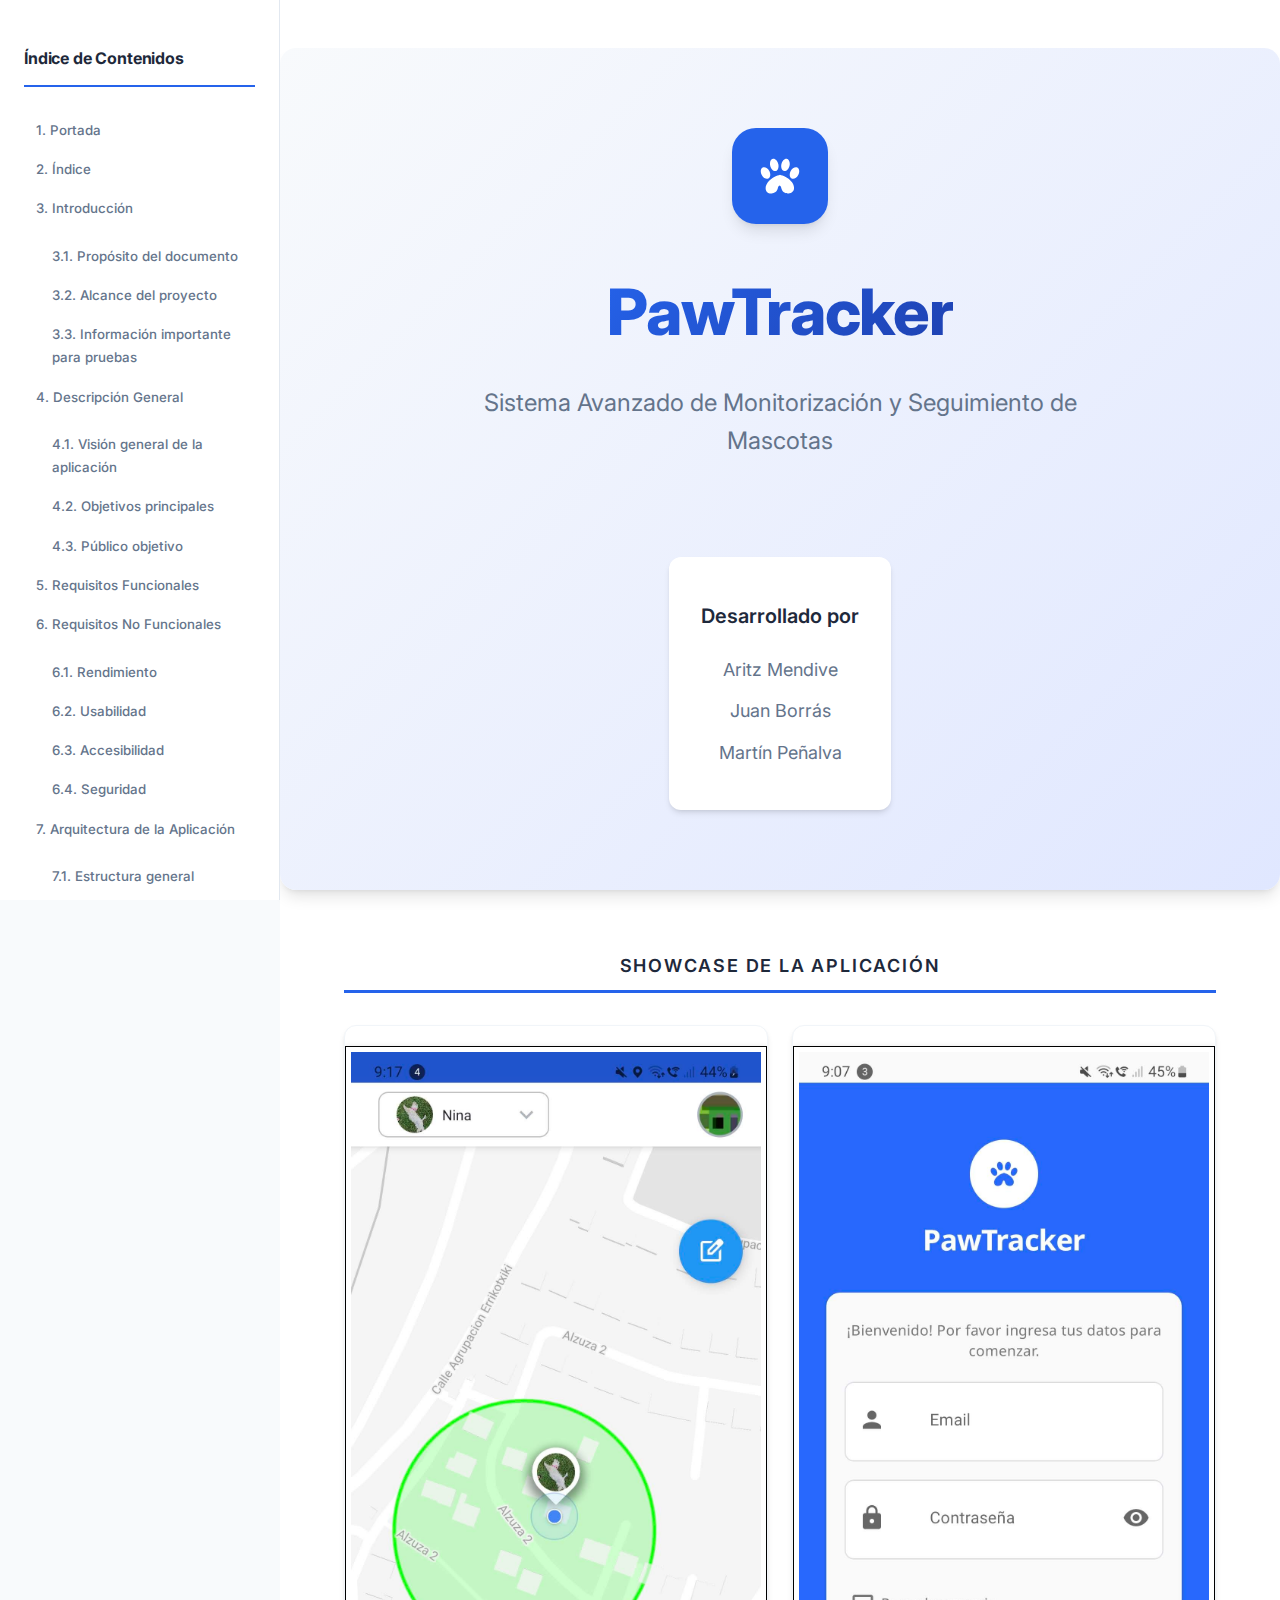
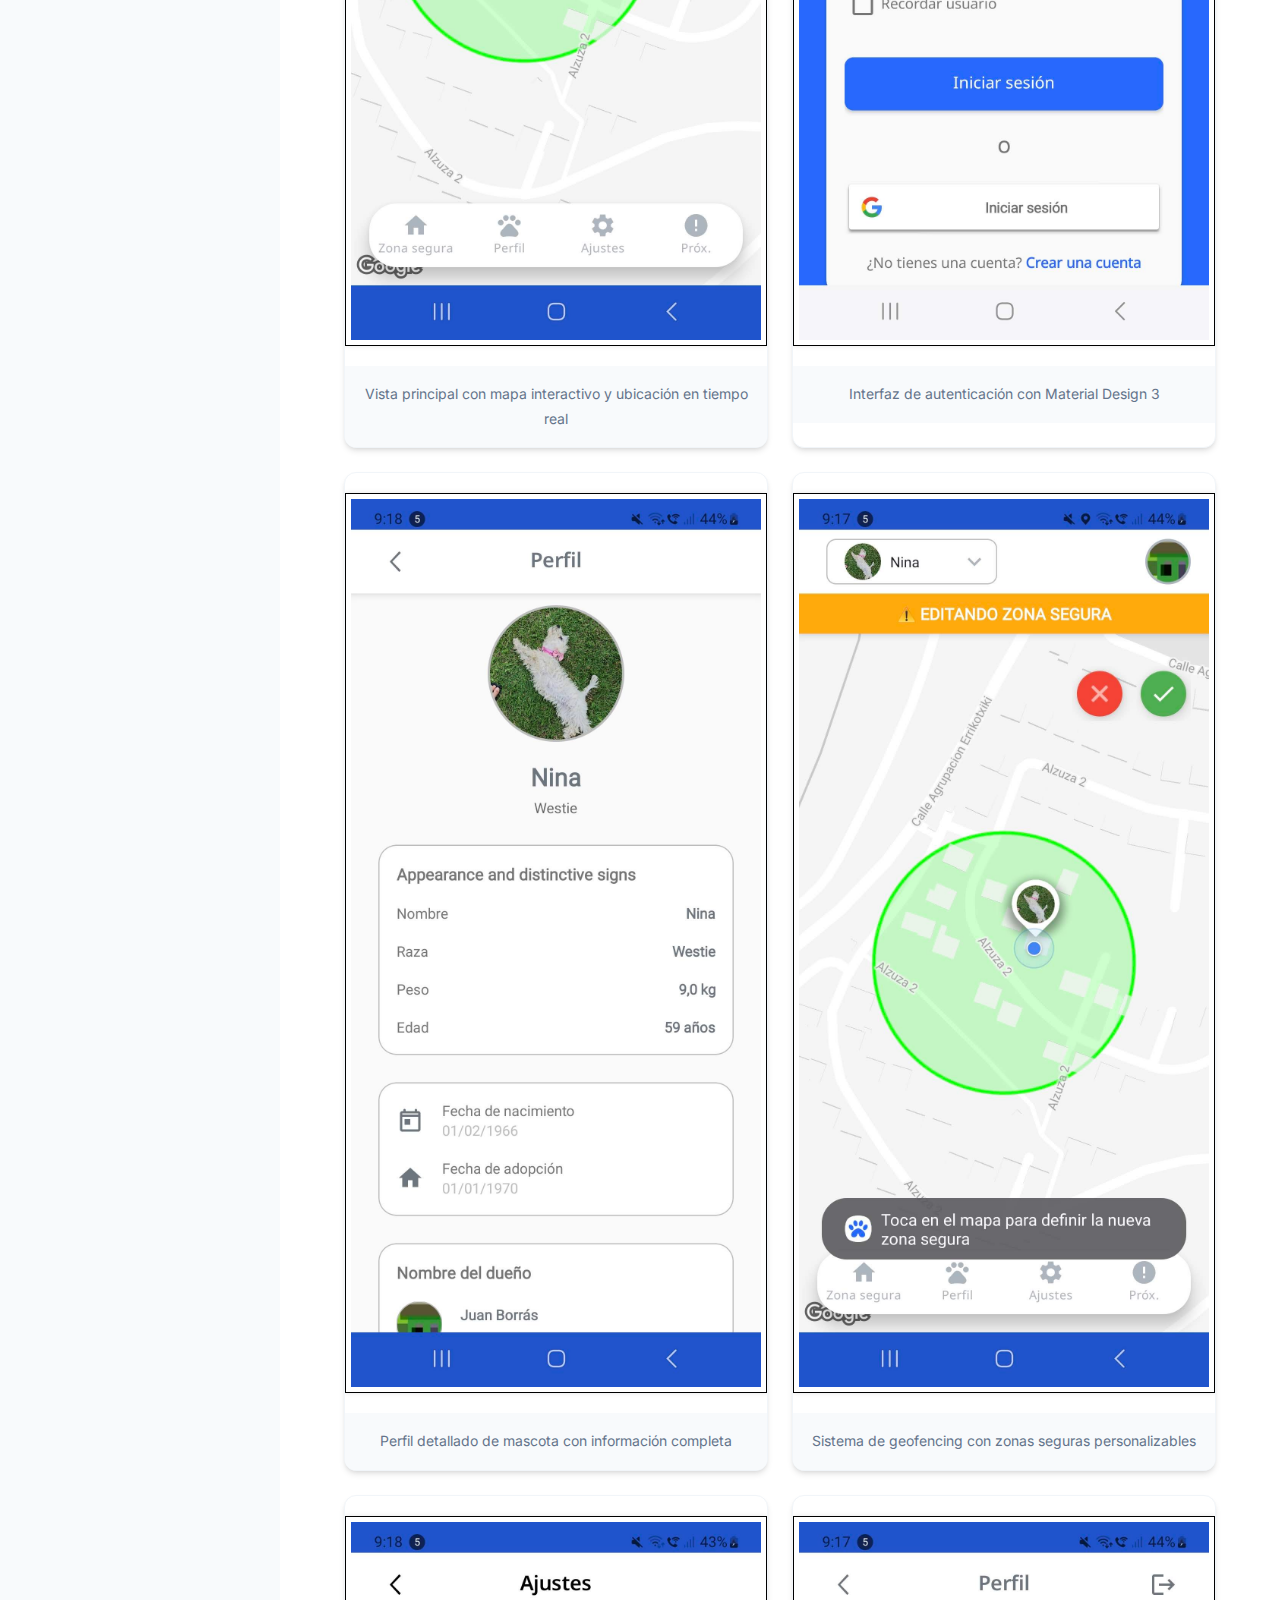
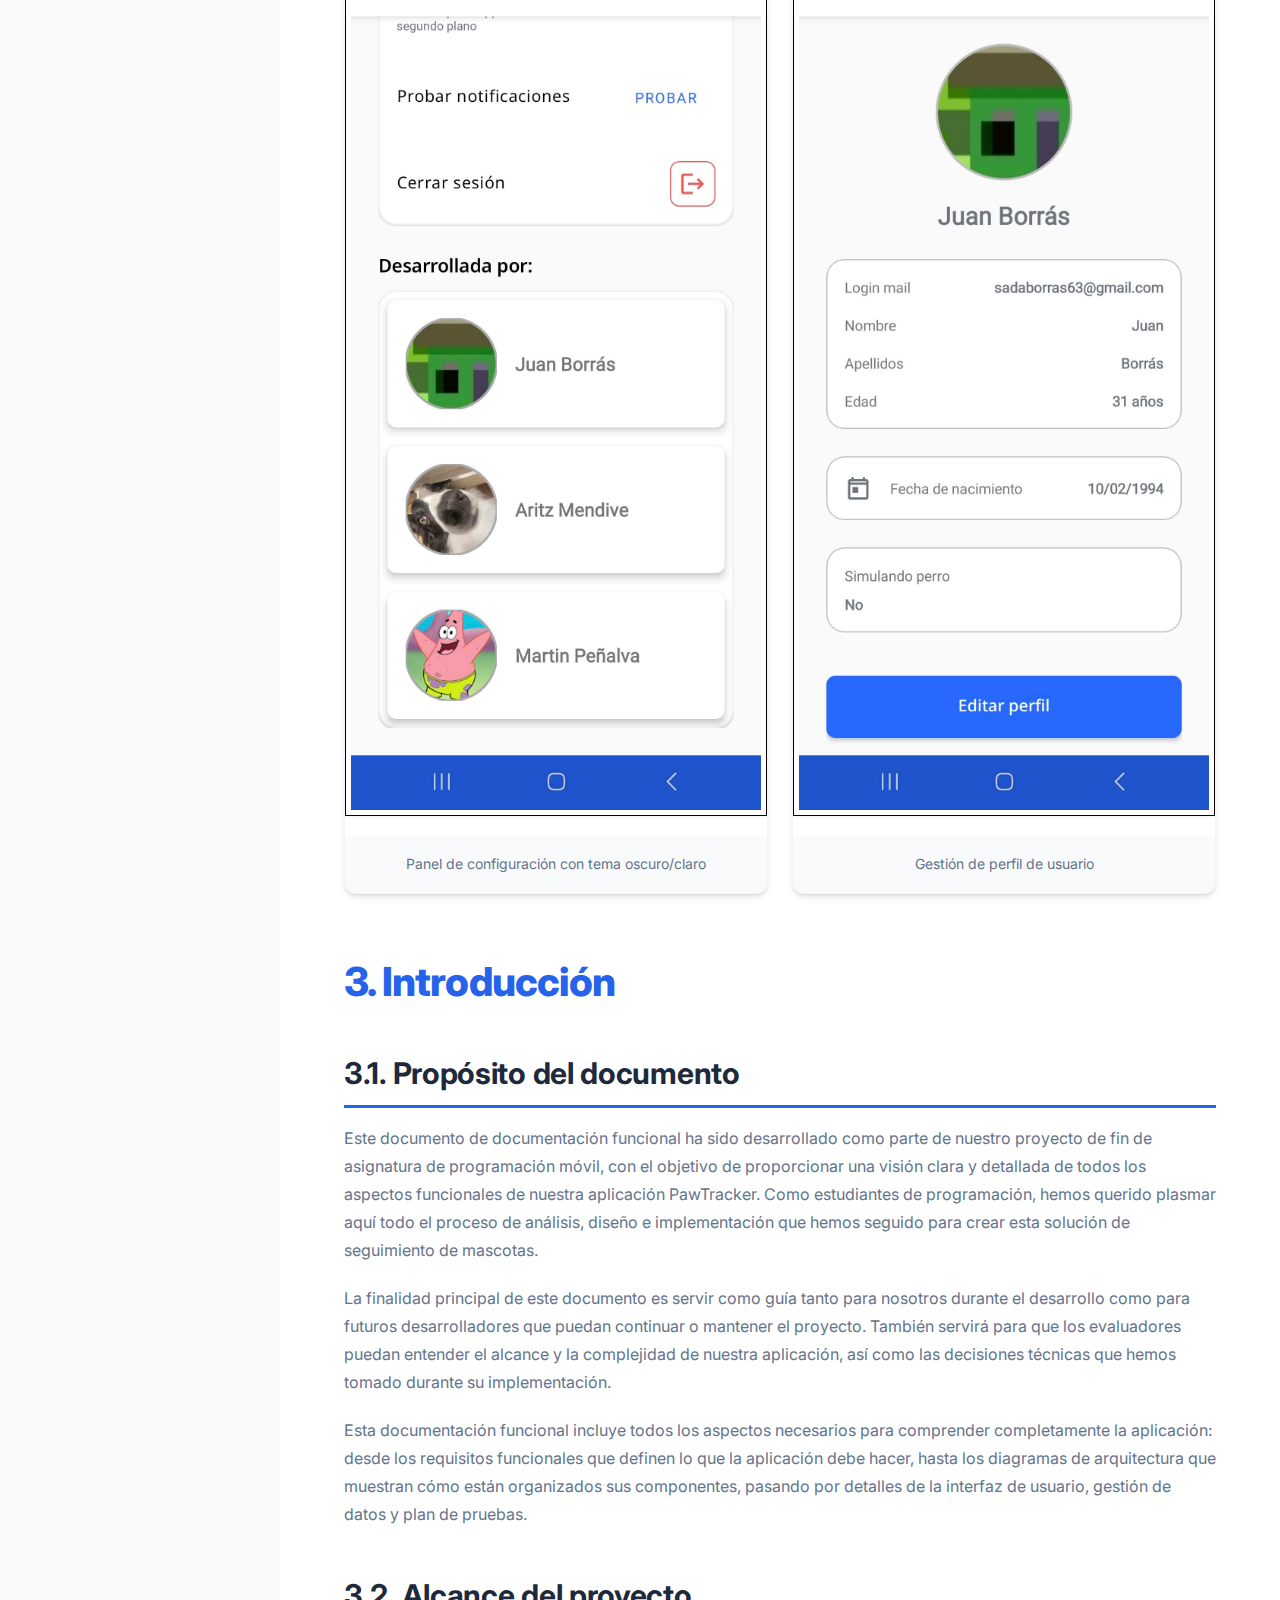
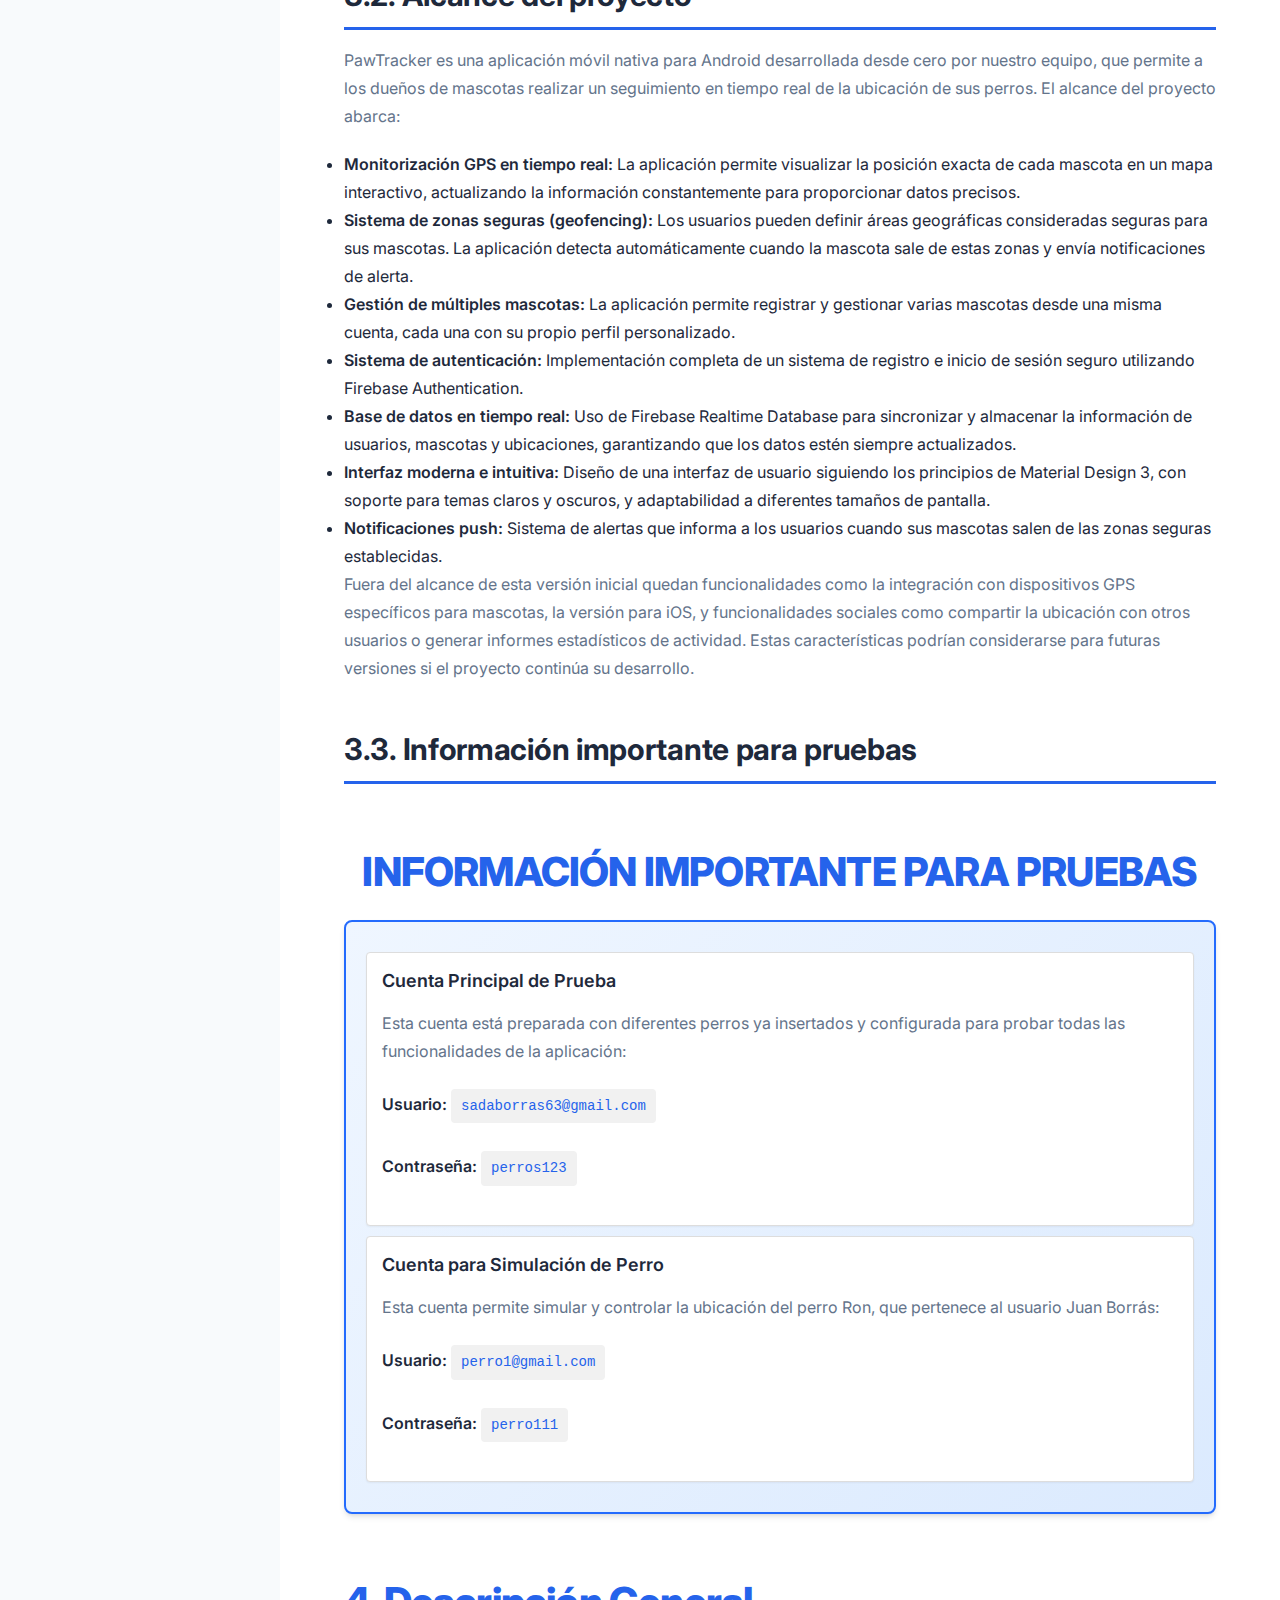
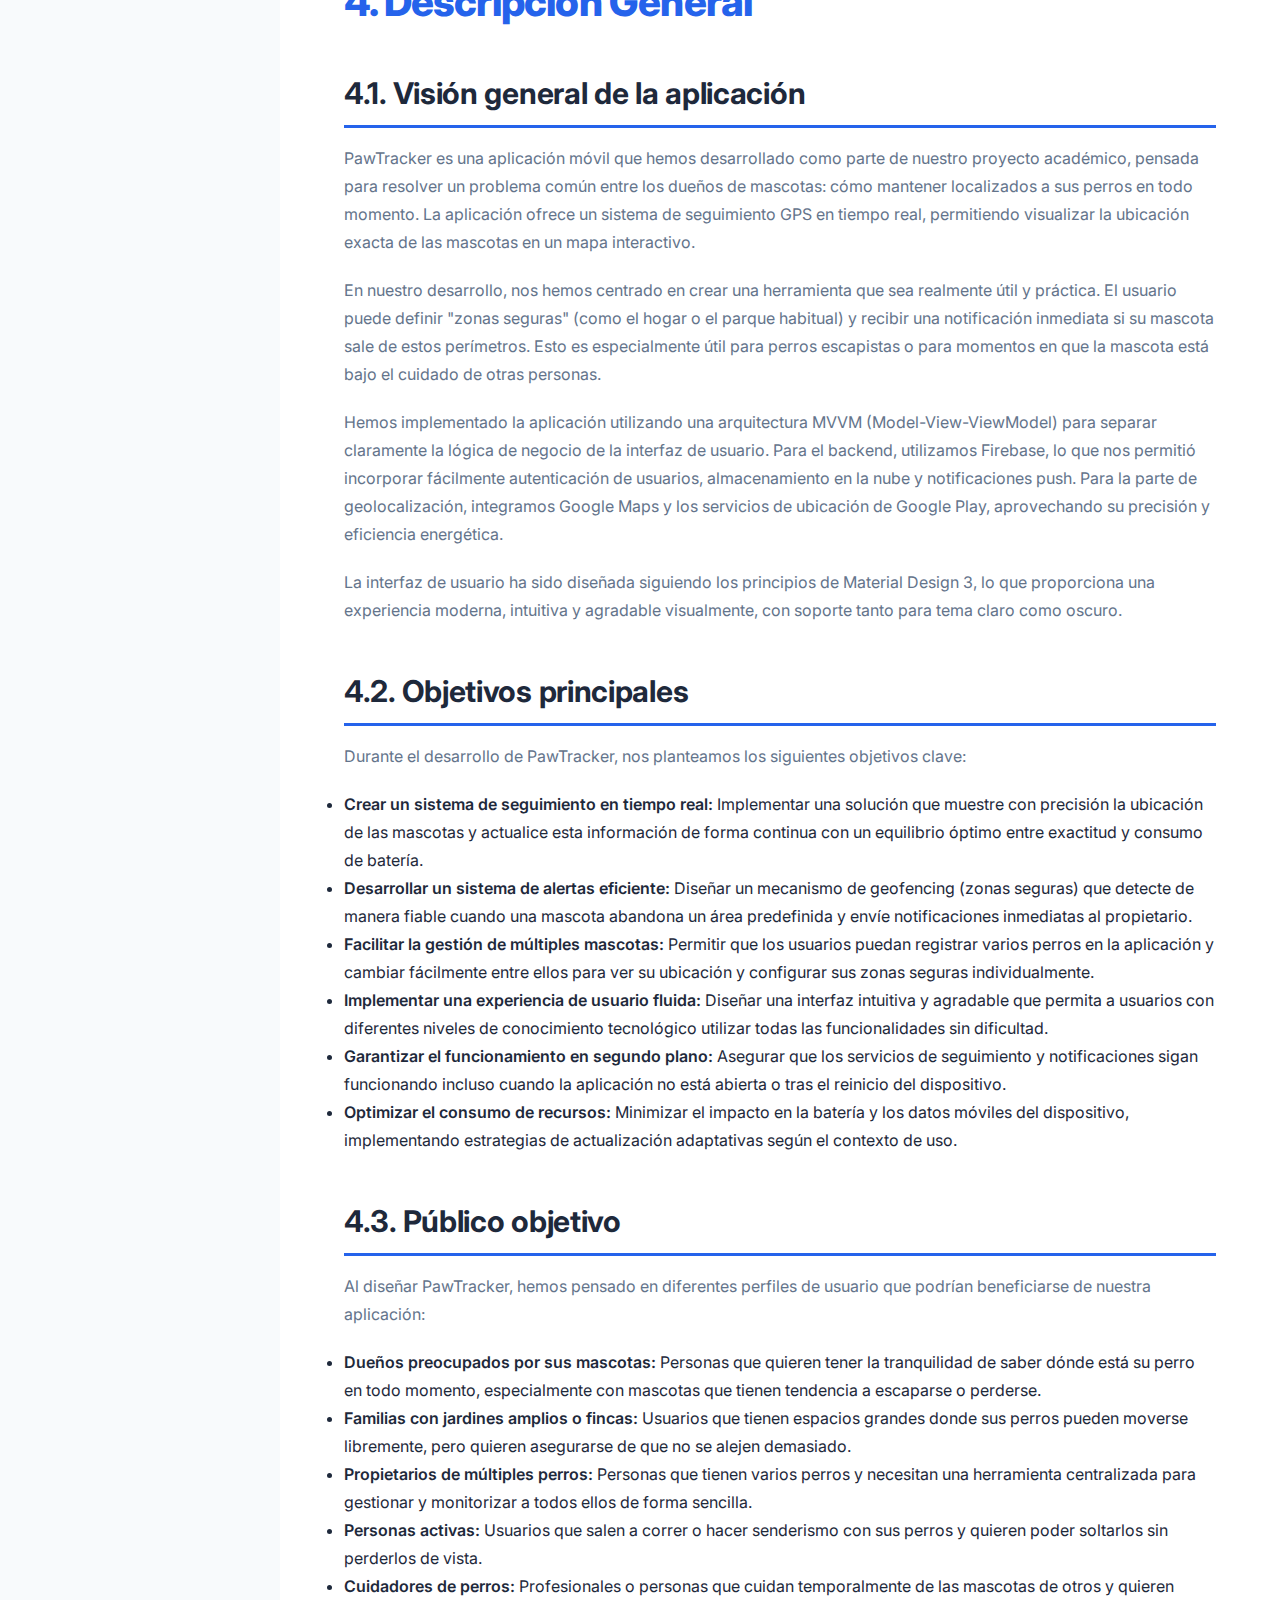
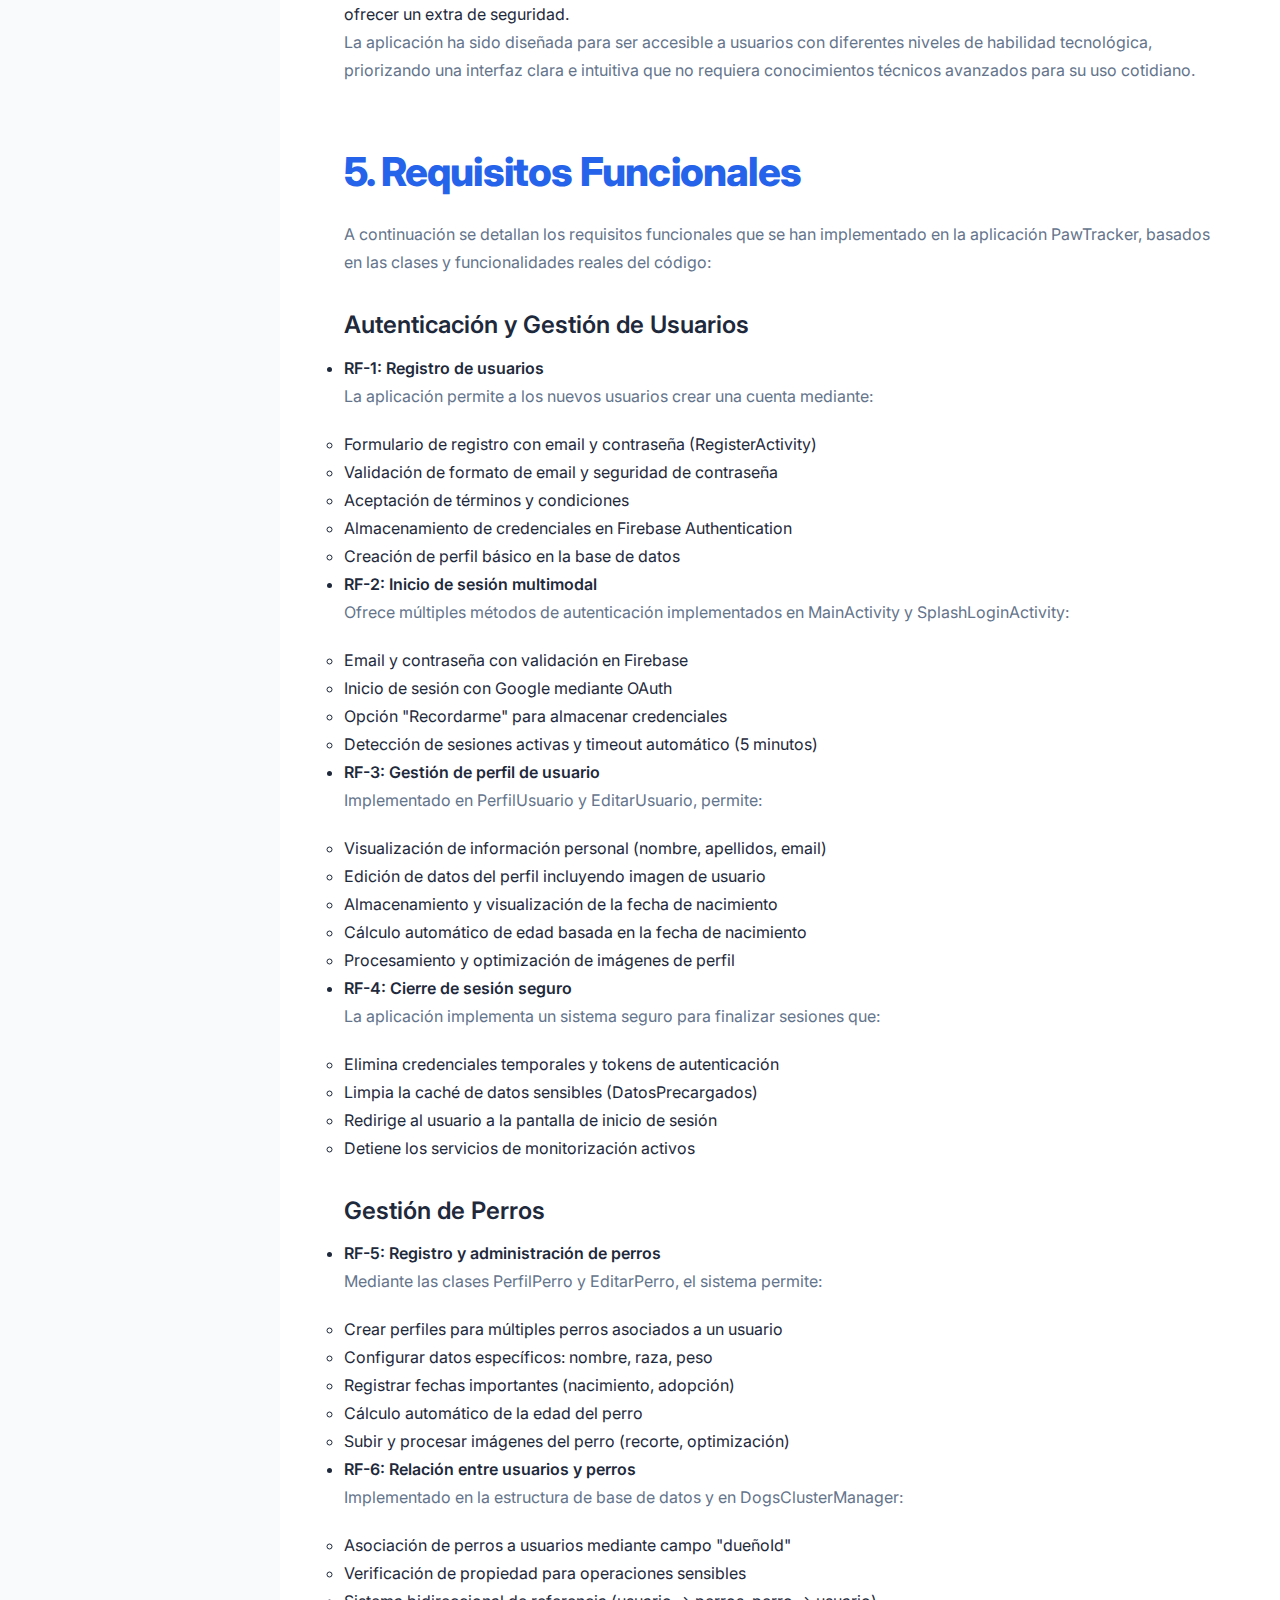
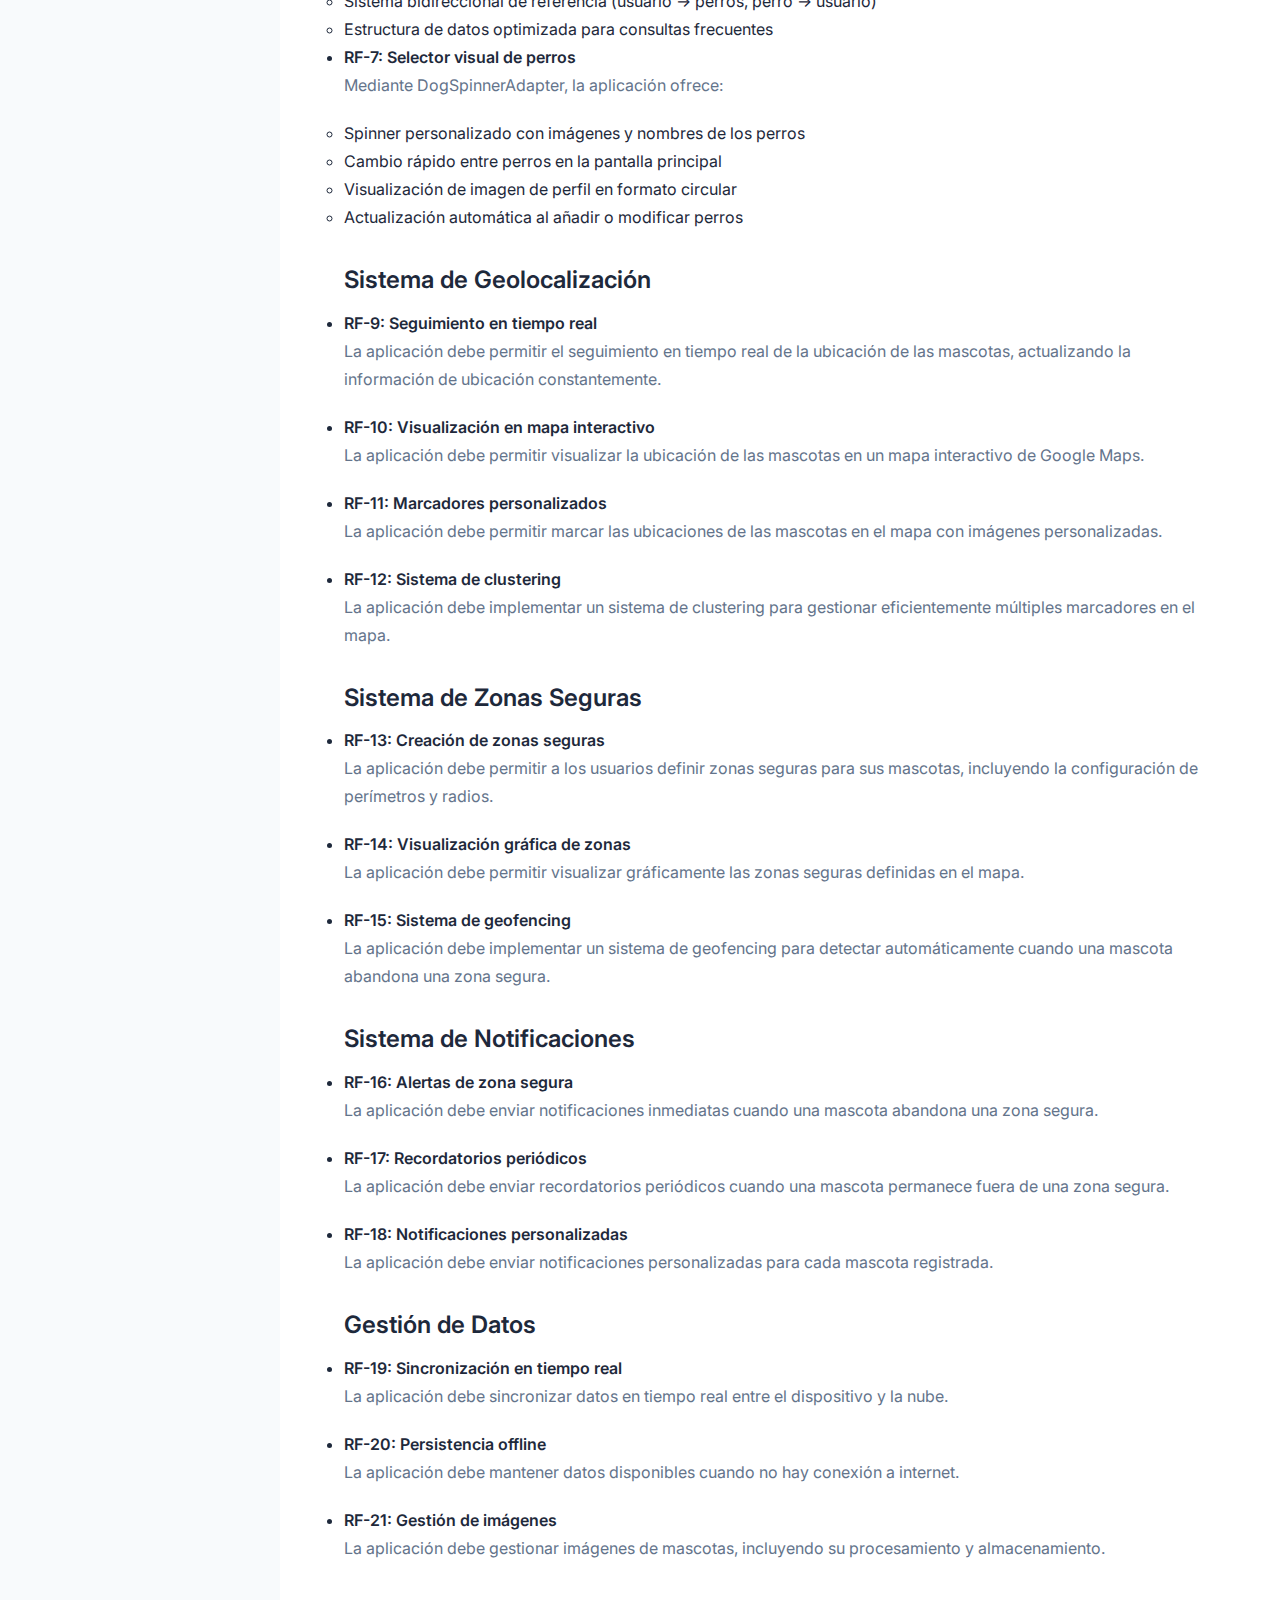
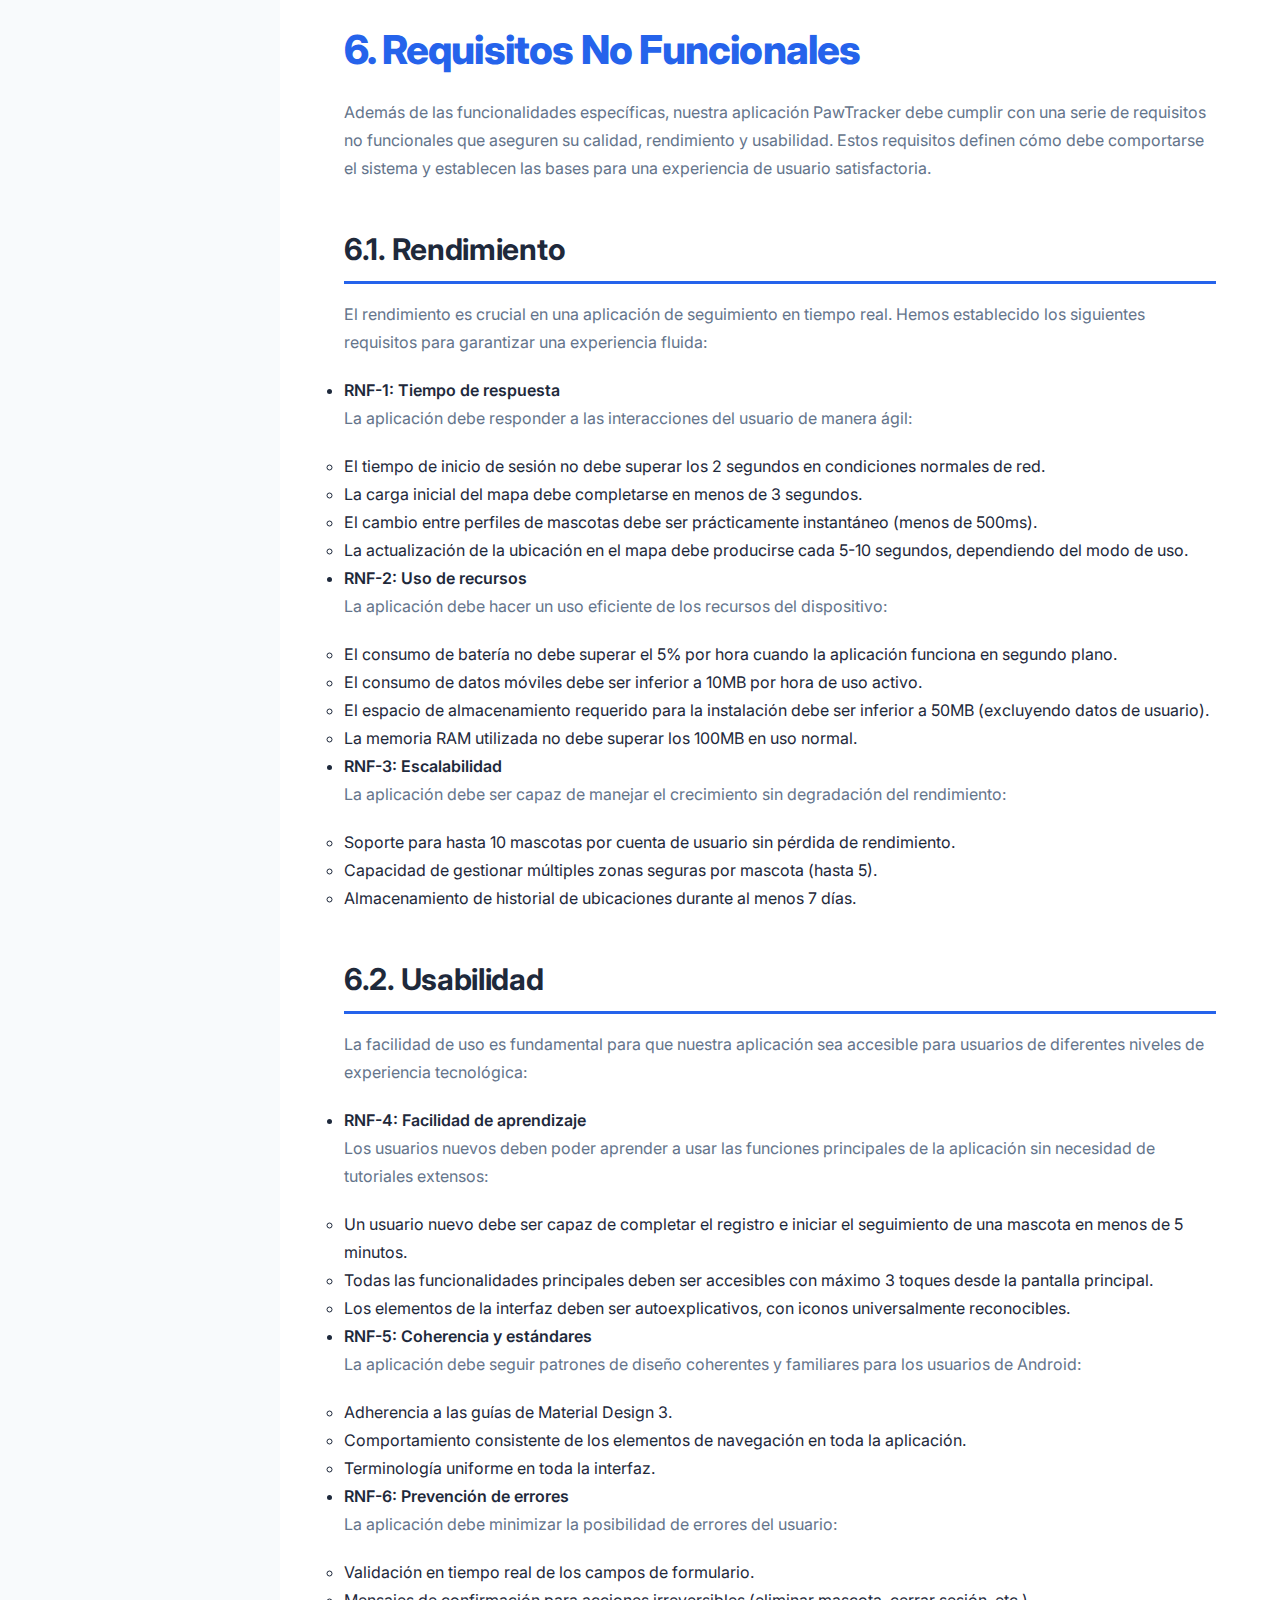
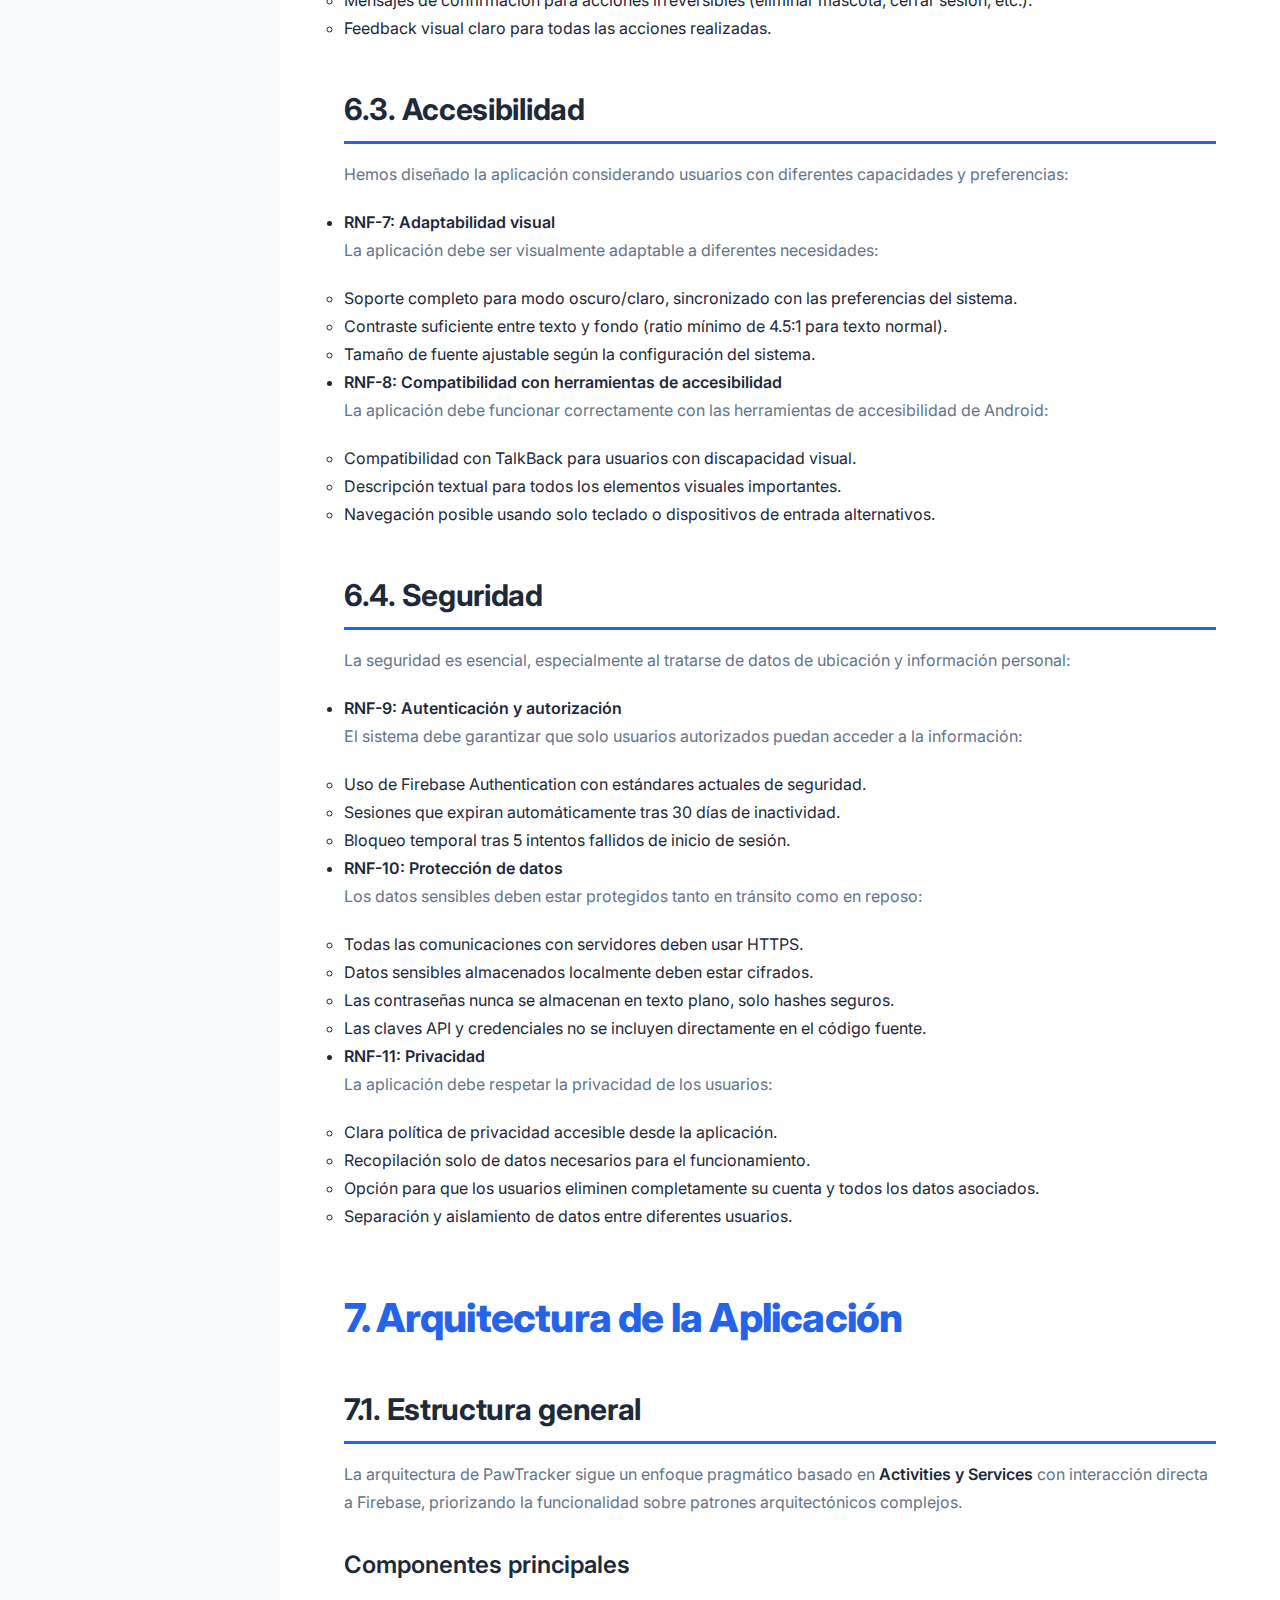
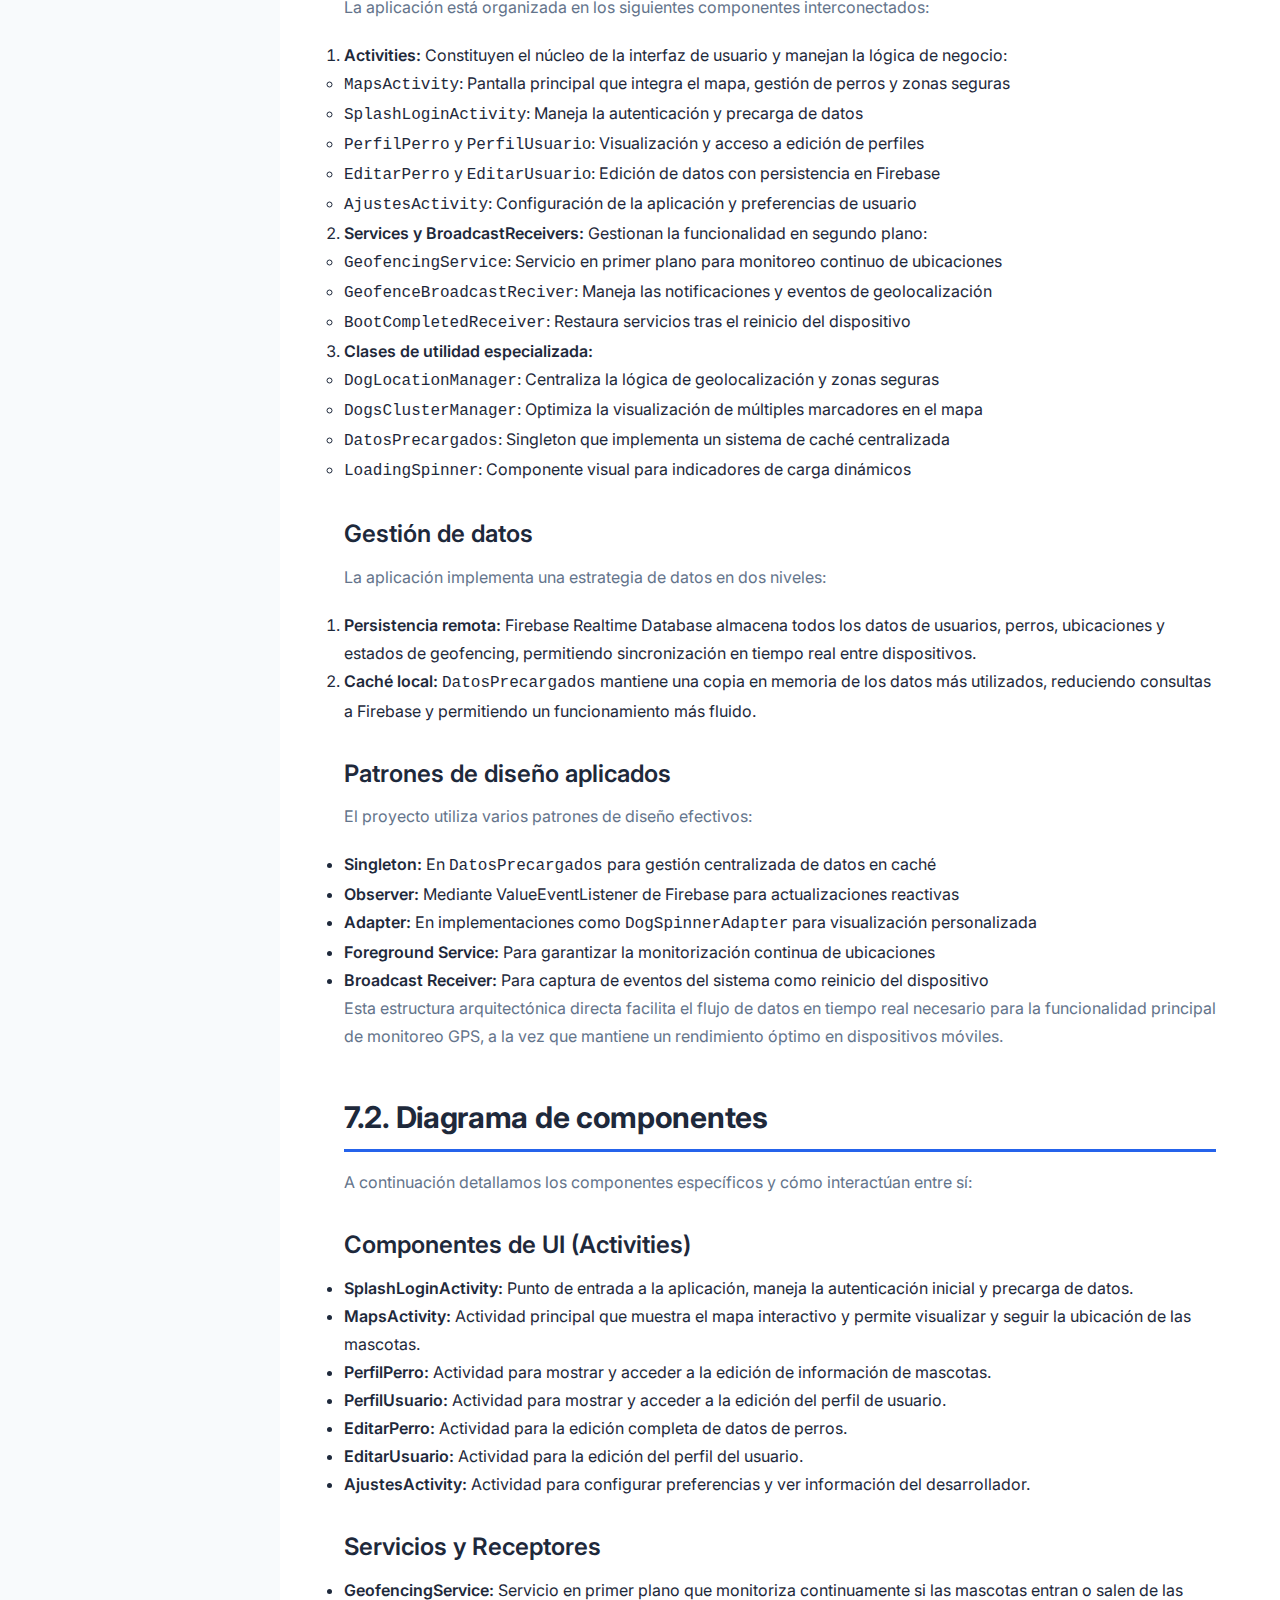
<file: docs/index.html>
<!DOCTYPE html>

<html lang="es">
<head>
<meta charset="utf-8"/>
<title>
   Documentación funcional - PawTracker
  </title>
<link rel="preconnect" href="https://fonts.googleapis.com">
<link rel="preconnect" href="https://fonts.gstatic.com" crossorigin>
<link href="https://fonts.googleapis.com/css2?family=Inter:wght@300;400;500;600;700;800&family=JetBrains+Mono:wght@400;500&display=swap" rel="stylesheet">
<style>
  /* Estilos globales para el body */
  :root {
      --primary: #2563eb;
      --primary-dark: #1e40af;
      --primary-light: #3b82f6;
      --text-primary: #1e293b;
      --text-secondary: #64748b;
      --text-muted: #94a3b8;
      --bg-primary: #ffffff;
      --bg-secondary: #f8fafc;
      --bg-tertiary: #f1f5f9;
      --border: #e2e8f0;
      --border-light: #f1f5f9;
      --shadow-sm: 0 1px 2px 0 rgb(0 0 0 / 0.05);
      --shadow-md: 0 4px 6px -1px rgb(0 0 0 / 0.1), 0 2px 4px -2px rgb(0 0 0 / 0.1);
      --shadow-lg: 0 10px 15px -3px rgb(0 0 0 / 0.1), 0 4px 6px -4px rgb(0 0 0 / 0.1);
  }
  
  * {
      margin: 0;
      padding: 0;
      box-sizing: border-box;
  }
  
  body { 
      font-family: 'Inter', -apple-system, BlinkMacSystemFont, 'Segoe UI', sans-serif; 
      line-height: 1.75; 
      margin: 0; 
      padding: 0; 
      color: var(--text-primary);
      background: var(--bg-secondary);
      font-size: 16px;
      -webkit-font-smoothing: antialiased;
      -moz-osx-font-smoothing: grayscale;
  }
  
  /* Contenedor global que agrupa el índice y el contenido principal */
  .container {
      /* No usamos grid en el body, sino dentro de este contenedor */
      display: grid;
      grid-template-columns: 420px 1fr;
  }
  
  /* Índice fijo a la izquierda */
  .toc {
      position: fixed;
      left: 0;
      top: 0;
      width: 280px;
      height: 100vh;
      overflow-y: auto;
      background-color: var(--bg-primary);
      border-right: 1px solid var(--border);
      padding: 32px 24px;
      box-sizing: border-box;
      z-index: 100;
      font-size: 14px;
  }
  
  /* Contenedor del contenido principal que deja espacio para el índice fijo */
  .main-content {
      margin-left: 280px;
      padding: 0;
      background: var(--bg-secondary);
  }
  
  /* Contenedor interno para centrar el contenido principal */
  .main-inner {
      max-width: 1200px;
      margin: 0 auto;
      padding: 48px 64px;
      background: var(--bg-primary);
      min-height: 100vh;
  }
  
  /* Resto de estilos existentes */
  .credenciales-prueba {
      background-color: #f8f9fa;
      border: 2px solid #246BFD;
      border-radius: 8px;
      padding: 20px;
      margin: 20px 0;
      box-shadow: 0 2px 4px rgba(0,0,0,0.1);
  }
  
  .credenciales-prueba h2 {
      color: #246BFD;
      margin-top: 0;
      text-align: center;
  }
  
  .credenciales-prueba .cuenta {
      background-color: white;
      border: 1px solid #ddd;
      border-radius: 4px;
      padding: 15px;
      margin: 10px 0;
  }
  
  .credenciales-prueba .cuenta h3 {
      color: #333;
      margin-top: 0;
  }
  
  .credenciales-prueba .credencial {
      font-family: monospace;
      background-color: #f1f1f1;
      padding: 5px 10px;
      border-radius: 4px;
      display: inline-block;
      margin: 2px 0;
  }
  
  h1 { 
      font-size: 2.5rem;
      font-weight: 800;
      line-height: 1.2;
      color: var(--primary);
      margin: 64px 0 24px 0;
      letter-spacing: -0.02em;
      text-align: left;
      border-bottom: none;
  }
  
  h1:first-of-type {
      margin-top: 0;
  }
  
  h2 { 
      font-size: 1.875rem;
      font-weight: 700;
      line-height: 1.3;
      color: var(--text-primary);
      margin-top: 48px;
      margin-bottom: 16px;
      padding-bottom: 12px;
      letter-spacing: -0.01em;
      border-bottom: 3px solid var(--primary);
  }
  
  h3 { 
      font-size: 1.5rem;
      font-weight: 600;
      line-height: 1.4;
      color: var(--text-primary);
      margin-top: 32px;
      margin-bottom: 12px;
  }
  
  h4 { 
      font-size: 1.25rem;
      font-weight: 600;
      line-height: 1.5;
      color: var(--text-primary);
      margin-top: 24px;
      margin-bottom: 10px;
  }
  
  p { 
      color: var(--text-secondary);
      margin-bottom: 20px;
      font-size: 1rem;
      line-height: 1.75;
      text-align: left;
  }
  
  strong { 
      color: var(--text-primary);
      font-weight: 600;
  }
  
  blockquote { 
      margin-left: 20px; 
      padding-left: 15px; 
      border-left: 3px solid #eee; 
      color: #555; 
  }
  
  img { 
      max-width: 100%; 
      height: auto; 
      display: block; 
      margin: 20px auto; 
      border: 1px solid #000; 
      padding: 5px; 
      box-shadow: 0 0 5px rgba(0,0,0,0.1); 
  }
  
  table { 
      border-collapse: collapse; 
      width: 100%; 
      margin: 20px 0; 
  }
  
  th, td { 
      border: 1px solid #ddd; 
      padding: 8px; 
      text-align: left; 
  }
  
  th { 
      background-color: #f2f2f2; 
      font-weight: bold; 
  }
  
  tr:nth-child(even) { 
      background-color: #f9f9f9; 
  }
  
  /* Estilos para la portada */
  .portada {
      display: flex;
      flex-direction: column;
      align-items: center;
      justify-content: center;
      min-height: 90vh;
      text-align: center;
      margin-bottom: 30px;
      background: linear-gradient(to bottom, #f8f9fa 0%, white 100%);
      border-radius: 15px;
      padding: 40px;
      box-shadow: 0 4px 6px rgba(0,0,0,0.1);
  }
  
  .app-icon {
      width: 180px;
      height: 180px;
      background: linear-gradient(135deg, #246BFD 0%, #1e40af 100%);
      border-radius: 50%;
      padding: 25px;
      margin-bottom: 40px;
      display: flex;
      align-items: center;
      justify-content: center;
      box-shadow: 0 6px 12px rgba(36,107,253,0.2);
      transition: transform 0.3s ease;
  }
  
  .app-icon:hover {
      transform: scale(1.05);
  }
  
  .app-icon svg {
      width: 140px;
      height: 140px;
  }
  
  .app-name {
      font-size: 4em;
      font-weight: bold;
      background: linear-gradient(135deg, #246BFD 0%, #1e40af 100%);
      -webkit-background-clip: text;
      -webkit-text-fill-color: transparent;
      margin: 25px 0;
      font-family: 'Montserrat', sans-serif;
      letter-spacing: 2px;
  }
  
  .app-subtitle {
      font-size: 1.8em;
      color: #555;
      margin-bottom: 50px;
      max-width: 600px;
      line-height: 1.4;
  }
  
  .authors {
      margin-top: 50px;
      padding: 30px;
      background-color: white;
      border-radius: 10px;
      box-shadow: 0 2px 4px rgba(0,0,0,0.05);
  }
  
  .authors p {
      margin: 8px 0;
      font-size: 1.2em;
      text-align: center;
  }
  
  .authors p:first-child {
      color: #246BFD;
      font-size: 1.4em;
      margin-bottom: 15px;
  }
  
  /* Estilos específicos del índice */
  .toc h2 {
      position: sticky;
      top: 0;
      background-color: #f9f9f9;
      padding: 10px 0;
      margin-top: 0;
      border-bottom: 2px solid #246BFD;
  }
  
  .toc ul {
      list-style-type: none;
      padding-left: 15px;
      margin: 0;
  }
  
  .toc ul ul {
      padding-left: 20px;
  }
  
  .toc a {
      color: #495057;
      text-decoration: none;
      font-size: 0.95em;
      display: block;
      padding: 4px 0;
      transition: all 0.2s ease;
  }
  
  .toc a:hover {
      color: #246BFD;
      padding-left: 5px;
  }
  
  /* Hero Section - Showcase */
  .hero-showcase {
      margin: 48px 0 64px 0;
      padding: 0;
  }
  
  .showcase-title {
      font-size: 1.125rem;
      font-weight: 600;
      color: var(--text-primary);
      margin-bottom: 32px;
      text-align: center;
      text-transform: uppercase;
      letter-spacing: 0.1em;
  }
  
  .screenshot-grid {
      display: grid;
      grid-template-columns: repeat(auto-fit, minmax(280px, 1fr));
      gap: 24px;
      margin-bottom: 48px;
  }
  
  .screenshot-card {
      background: var(--bg-primary);
      border-radius: 12px;
      overflow: hidden;
      box-shadow: var(--shadow-md);
      transition: all 0.3s ease;
      border: 1px solid var(--border-light);
  }
  
  .screenshot-card:hover {
      box-shadow: var(--shadow-lg);
      transform: translateY(-4px);
  }
  
  .screenshot-card img {
      width: 100%;
      height: auto;
      display: block;
      object-fit: cover;
  }
  
  .screenshot-caption {
      padding: 16px;
      font-size: 0.875rem;
      color: var(--text-secondary);
      text-align: center;
      background: var(--bg-secondary);
  }
  
  /* Credenciales styling mejorado */
  .credenciales-prueba {
      background: linear-gradient(135deg, #eff6ff 0%, #dbeafe 100%);
      border: 2px solid var(--primary);
      border-radius: 12px;
      padding: 32px;
      margin: 48px 0;
      box-shadow: var(--shadow-md);
  }
  
  .credenciales-prueba h2 {
      color: var(--primary);
      margin-top: 0;
      text-align: center;
      font-size: 1.5rem;
  }
  
  .credenciales-prueba .cuenta {
      background-color: var(--bg-primary);
      border: 1px solid var(--border);
      border-radius: 8px;
      padding: 24px;
      margin: 20px 0;
      box-shadow: var(--shadow-sm);
  }
  
  .credenciales-prueba .cuenta h3 {
      color: var(--text-primary);
      margin-top: 0;
      margin-bottom: 16px;
      font-size: 1.125rem;
  }
  
  .credenciales-prueba .credencial {
      font-family: 'JetBrains Mono', monospace;
      background-color: var(--bg-tertiary);
      color: var(--primary);
      padding: 8px 12px;
      border-radius: 6px;
      display: inline-block;
      margin: 4px 0;
      font-size: 0.875rem;
      font-weight: 500;
  }
  
  /* Portada mejorada */
  .portada {
      text-align: center;
      padding: 80px 40px;
      background: linear-gradient(135deg, #f8fafc 0%, #e0e7ff 100%);
      border-radius: 16px;
      margin: 0 -64px 64px -64px;
      box-shadow: var(--shadow-lg);
  }
  
  .app-icon {
      background: var(--primary);
      width: 96px;
      height: 96px;
      border-radius: 24px;
      display: flex;
      align-items: center;
      justify-content: center;
      margin: 0 auto 32px auto;
      box-shadow: var(--shadow-lg);
  }
  
  .app-icon svg {
      width: 56px;
      height: 56px;
  }
  
  .app-name {
      font-size: 4rem;
      font-weight: 800;
      background: linear-gradient(135deg, var(--primary) 0%, var(--primary-dark) 100%);
      -webkit-background-clip: text;
      -webkit-text-fill-color: transparent;
      margin: 0 0 16px 0;
      font-family: 'Inter', sans-serif;
      letter-spacing: -0.02em;
  }
  
  .app-subtitle {
      font-size: 1.5rem;
      color: var(--text-secondary);
      margin-bottom: 48px;
      max-width: 700px;
      margin-left: auto;
      margin-right: auto;
      line-height: 1.6;
      font-weight: 400;
  }
  
  .authors {
      margin-top: 48px;
      padding: 32px;
      background-color: var(--bg-primary);
      border-radius: 12px;
      box-shadow: var(--shadow-md);
      max-width: 500px;
      margin-left: auto;
      margin-right: auto;
  }
  
  .authors p {
      margin: 10px 0;
      font-size: 1.125rem;
      text-align: center;
      color: var(--text-secondary);
  }
  
  .authors p:first-child {
      color: var(--primary);
      font-size: 1.25rem;
      font-weight: 600;
      margin-bottom: 20px;
  }
  
  /* TOC mejorado */
  .toc h2 {
      position: sticky;
      top: 0;
      background-color: var(--bg-primary);
      padding: 16px 0;
      margin-top: 0;
      margin-bottom: 24px;
      border-bottom: 2px solid var(--primary);
      font-size: 1rem;
      font-weight: 700;
      color: var(--text-primary);
  }
  
  .toc ul {
      list-style-type: none;
      padding-left: 0;
      margin: 0;
  }
  
  .toc ul ul {
      padding-left: 16px;
      margin-top: 8px;
  }
  
  .toc a {
      color: var(--text-secondary);
      text-decoration: none;
      display: block;
      padding: 8px 12px;
      transition: all 0.2s ease;
      border-radius: 6px;
      font-weight: 500;
  }
  
  .toc a:hover {
      color: var(--primary);
      background-color: var(--bg-tertiary);
  }
  
  @media (max-width: 1024px) {
      .main-inner {
          padding: 32px 32px;
      }
      
      .portada {
          margin: 0 -32px 48px -32px;
          padding: 60px 32px;
      }
  }
  
  @media (max-width: 768px) {
      .toc {
          display: none;
      }
      .main-content {
          margin-left: 0;
      }
      
      .main-inner {
          padding: 24px 20px;
      }
      
      .portada {
          margin: 0 -20px 32px -20px;
          padding: 40px 20px;
      }
      
      .app-name {
          font-size: 2.5rem;
      }
      
      .app-subtitle {
          font-size: 1.125rem;
      }
      
      .screenshot-grid {
          grid-template-columns: 1fr;
      }
  }
</style>
 

</head>
<body>

<!-- 2. Índice -->
<div class="toc" id="indice">
    <h2>Índice de Contenidos</h2>
    <ul>
        <li><a href="#portada">1. Portada</a></li>
        <li><a href="#indice">2. Índice</a></li>
        <li><a href="#introduccion">3. Introducción</a>
            <ul>
                <li><a href="#proposito">3.1. Propósito del documento</a></li>
                <li><a href="#alcance">3.2. Alcance del proyecto</a></li>
                <li><a href="#info-pruebas">3.3. Información importante para pruebas</a></li>
            </ul>
</li>
        <li><a href="#descripcion-general">4. Descripción General</a>
            <ul>
                <li><a href="#vision-general">4.1. Visión general de la aplicación</a></li>
                <li><a href="#objetivos-principales">4.2. Objetivos principales</a></li>
                <li><a href="#publico-objetivo">4.3. Público objetivo</a></li>
</ul>
</li>
        <li><a href="#requisitos-funcionales">5. Requisitos Funcionales</a></li>
        <li><a href="#requisitos-no-funcionales">6. Requisitos No Funcionales</a>
            <ul>
                <li><a href="#rendimiento">6.1. Rendimiento</a></li>
                <li><a href="#usabilidad">6.2. Usabilidad</a></li>
                <li><a href="#accesibilidad">6.3. Accesibilidad</a></li>
                <li><a href="#seguridad">6.4. Seguridad</a></li>
            </ul>
</li>
        <li><a href="#arquitectura">7. Arquitectura de la Aplicación</a>
            <ul>
                <li><a href="#estructura-general">7.1. Estructura general</a></li>
                <li><a href="#diagrama-componentes">7.2. Diagrama de componentes</a></li>
            </ul>
</li>
        <li><a href="#casos-uso">8. Casos de Uso</a>
            <ul>
                <li><a href="#descripcion-casos">8.1. Descripción de los casos principales</a></li>
                <li><a href="#diagramas-casos">8.2. Diagramas de casos de uso</a></li>
            </ul>
</li>
        <li><a href="#interfaz">9. Interfaz de Usuario</a>
            <ul>
                <li><a href="#bocetos">9.1. Bocetos o wireframes de las pantallas</a></li>
                <li><a href="#navegacion">9.2. Navegación entre pantallas</a></li>
            </ul>
</li>
        <li><a href="#integraciones">10. Integraciones Externas</a>
            <ul>
                <li><a href="#apis">10.1. APIs o servicios externos utilizados</a></li>
                <li><a href="#conexion">10.2. Detalles de conexión y autenticación</a></li>
</ul>
</li>
        <li><a href="#gestion-datos">11. Gestión de Datos</a>
            <ul>
                <li><a href="#modelo-datos">11.1. Modelo de datos</a></li>
                <li><a href="#diagrama-er">11.2. Diagrama entidad-relación</a></li>
                <li><a href="#flujo-datos">11.3. Flujo de datos</a></li>
            </ul>
</li>
        <li><a href="#plan-pruebas">12. Plan de Pruebas</a>
            <ul>
                <li><a href="#estrategia">12.1. Estrategia de pruebas funcionales</a></li>
                <li><a href="#escenarios">12.2. Escenarios de prueba</a></li>
            </ul>
</li>
        <li><a href="#cronograma">13. Cronograma de Desarrollo</a>
            <ul>
                <li><a href="#fases">13.1. Fases del proyecto</a></li>
                <li><a href="#plazos">13.2. Plazos y responsables</a></li>
</ul>
</li>
        <li><a href="#conclusion">14. Conclusión</a>
            <ul>
                <li><a href="#decisiones">14.1. Resumen de las decisiones clave</a></li>
                <li><a href="#mejoras">14.2. Propuestas de mejora futura</a></li>
            </ul>
</li>
        <li><a href="#anexos">15. Anexos</a>
            <ul>
                <li><a href="#documentos">15.1. Documentos adicionales</a></li>
</ul>
</li>
    </ul>
</div>
<div class="main-content">
    <div class="main-inner">

<!-- 1. Portada -->
<div class="portada">
    <div class="app-icon">
        <!-- Icono de la aplicación (SVG extraído de app_icon_paw.xml) -->
        <svg xmlns="http://www.w3.org/2000/svg" width="24" height="24" viewBox="0 0 24 24">
            <path fill="white" d="M8.35,3C9.53,2.83 10.78,4.12 11.14,5.9C11.5,7.67 10.85,9.25 9.67,9.43C8.5,9.61 7.24,8.32 6.87,6.54C6.5,4.77 7.17,3.19 8.35,3M15.5,3C16.69,3.19 17.35,4.77 17,6.54C16.62,8.32 15.37,9.61 14.19,9.43C13,9.25 12.35,7.67 12.72,5.9C13.08,4.12 14.33,2.83 15.5,3M3,7.6C4.14,7.11 5.69,8 6.5,9.55C7.26,11.13 7,12.8 5.87,13.29C4.74,13.78 3.2,12.89 2.41,11.32C1.62,9.75 1.9,8.08 3,7.6M21,7.6C22.1,8.08 22.38,9.75 21.59,11.32C20.8,12.89 19.26,13.78 18.13,13.29C17,12.8 16.74,11.13 17.5,9.55C18.31,8 19.86,7.11 21,7.6M19.33,18.38C19.37,19.85 18.2,21.1 16.46,21.1C15.69,21.1 13.46,21.05 12.78,18.66C12.67,18.26 12.42,17 11.79,17C11.16,17 10.9,18.26 10.8,18.66C10.2,20.76 8.23,21.1 7.25,21.1C5.75,21.1 4.53,20.23 4.5,18.38C4.45,15.88 7.35,12.94 10.66,11.76C10.76,11.73 11.93,11.31 12,11.3C12.07,11.29 13.24,11.73 13.34,11.76C16.65,12.96 19.55,15.89 19.33,18.38Z" />
        </svg>
    </div>
    <div class="app-name">PawTracker</div>
    <div class="app-subtitle">Sistema Avanzado de Monitorización y Seguimiento de Mascotas</div>
    <div class="authors">
        <p><strong>Desarrollado por</strong></p>
        <p>Aritz Mendive</p>
        <p>Juan Borrás</p>
        <p>Martín Peñalva</p>
    </div>
</div>

<!-- Hero Showcase con capturas de pantalla destacadas -->
<div class="hero-showcase">
	<h2 class="showcase-title">Showcase de la Aplicación</h2>
	
	<div class="screenshot-grid">
		<div class="screenshot-card">
			<img src="img/Mapsactivity.jpg" alt="Vista del mapa principal">
			<div class="screenshot-caption">Vista principal con mapa interactivo y ubicación en tiempo real</div>
		</div>
		
		<div class="screenshot-card">
			<img src="img/Login.jpg" alt="Pantalla de login">
			<div class="screenshot-caption">Interfaz de autenticación con Material Design 3</div>
		</div>
		
		<div class="screenshot-card">
			<img src="img/PerfilPerro.jpg" alt="Perfil de mascota">
			<div class="screenshot-caption">Perfil detallado de mascota con información completa</div>
		</div>
		
		<div class="screenshot-card">
			<img src="img/Mapsact_editandozonasegura.jpg" alt="Edición de zona segura">
			<div class="screenshot-caption">Sistema de geofencing con zonas seguras personalizables</div>
		</div>
		
		<div class="screenshot-card">
			<img src="img/Ajustes.jpg" alt="Configuración">
			<div class="screenshot-caption">Panel de configuración con tema oscuro/claro</div>
		</div>
		
		<div class="screenshot-card">
			<img src="img/PerfilUsuario.jpg" alt="Perfil de usuario">
			<div class="screenshot-caption">Gestión de perfil de usuario</div>
		</div>
	</div>
</div>


<h1 id="introduccion">3. Introducción</h1>
<h2 id="proposito">3.1. Propósito del documento</h2>
<p>Este documento de documentación funcional ha sido desarrollado como parte de nuestro proyecto de fin de asignatura de programación móvil, con el objetivo de proporcionar una visión clara y detallada de todos los aspectos funcionales de nuestra aplicación PawTracker. Como estudiantes de programación, hemos querido plasmar aquí todo el proceso de análisis, diseño e implementación que hemos seguido para crear esta solución de seguimiento de mascotas.</p>

<p>La finalidad principal de este documento es servir como guía tanto para nosotros durante el desarrollo como para futuros desarrolladores que puedan continuar o mantener el proyecto. También servirá para que los evaluadores puedan entender el alcance y la complejidad de nuestra aplicación, así como las decisiones técnicas que hemos tomado durante su implementación.</p>

<p>Esta documentación funcional incluye todos los aspectos necesarios para comprender completamente la aplicación: desde los requisitos funcionales que definen lo que la aplicación debe hacer, hasta los diagramas de arquitectura que muestran cómo están organizados sus componentes, pasando por detalles de la interfaz de usuario, gestión de datos y plan de pruebas.</p>

<h2 id="alcance">3.2. Alcance del proyecto</h2>
<p>PawTracker es una aplicación móvil nativa para Android desarrollada desde cero por nuestro equipo, que permite a los dueños de mascotas realizar un seguimiento en tiempo real de la ubicación de sus perros. El alcance del proyecto abarca:</p>

<ul>
    <li><strong>Monitorización GPS en tiempo real:</strong> La aplicación permite visualizar la posición exacta de cada mascota en un mapa interactivo, actualizando la información constantemente para proporcionar datos precisos.</li>
    
    <li><strong>Sistema de zonas seguras (geofencing):</strong> Los usuarios pueden definir áreas geográficas consideradas seguras para sus mascotas. La aplicación detecta automáticamente cuando la mascota sale de estas zonas y envía notificaciones de alerta.</li>
    
    <li><strong>Gestión de múltiples mascotas:</strong> La aplicación permite registrar y gestionar varias mascotas desde una misma cuenta, cada una con su propio perfil personalizado.</li>
    
    <li><strong>Sistema de autenticación:</strong> Implementación completa de un sistema de registro e inicio de sesión seguro utilizando Firebase Authentication.</li>
    
    <li><strong>Base de datos en tiempo real:</strong> Uso de Firebase Realtime Database para sincronizar y almacenar la información de usuarios, mascotas y ubicaciones, garantizando que los datos estén siempre actualizados.</li>
    
    <li><strong>Interfaz moderna e intuitiva:</strong> Diseño de una interfaz de usuario siguiendo los principios de Material Design 3, con soporte para temas claros y oscuros, y adaptabilidad a diferentes tamaños de pantalla.</li>
    
    <li><strong>Notificaciones push:</strong> Sistema de alertas que informa a los usuarios cuando sus mascotas salen de las zonas seguras establecidas.</li>
</ul>

<p>Fuera del alcance de esta versión inicial quedan funcionalidades como la integración con dispositivos GPS específicos para mascotas, la versión para iOS, y funcionalidades sociales como compartir la ubicación con otros usuarios o generar informes estadísticos de actividad. Estas características podrían considerarse para futuras versiones si el proyecto continúa su desarrollo.</p>

<h2 id="info-pruebas">3.3. Información importante para pruebas</h2>

<h1 style="text-align: center;">INFORMACIÓN IMPORTANTE PARA PRUEBAS</h1>

<div class="credenciales-prueba" style="background-color: #f8f9fa; border: 2px solid #246BFD; border-radius: 8px; padding: 20px; margin: 20px 0;">
    <div class="cuenta" style="background-color: white; border: 1px solid #ddd; border-radius: 4px; padding: 15px; margin: 10px 0;">
        <h3>Cuenta Principal de Prueba</h3>
        <p>Esta cuenta está preparada con diferentes perros ya insertados y configurada para probar todas las funcionalidades de la aplicación:</p>
        <p><strong>Usuario:</strong> <span class="credencial" style="font-family: monospace; background-color: #f1f1f1; padding: 5px 10px; border-radius: 4px;">sadaborras63@gmail.com</span></p>
        <p><strong>Contraseña:</strong> <span class="credencial" style="font-family: monospace; background-color: #f1f1f1; padding: 5px 10px; border-radius: 4px;">perros123</span></p>
    </div>

    <div class="cuenta" style="background-color: white; border: 1px solid #ddd; border-radius: 4px; padding: 15px; margin: 10px 0;">
        <h3>Cuenta para Simulación de Perro</h3>
        <p>Esta cuenta permite simular y controlar la ubicación del perro Ron, que pertenece al usuario Juan Borrás:</p>
        <p><strong>Usuario:</strong> <span class="credencial" style="font-family: monospace; background-color: #f1f1f1; padding: 5px 10px; border-radius: 4px;">perro1@gmail.com</span></p>
        <p><strong>Contraseña:</strong> <span class="credencial" style="font-family: monospace; background-color: #f1f1f1; padding: 5px 10px; border-radius: 4px;">perro111</span></p>
    </div>
</div>

<h1 id="descripcion-general">4. Descripción General</h1>
<h2 id="vision-general">4.1. Visión general de la aplicación</h2>
<p>PawTracker es una aplicación móvil que hemos desarrollado como parte de nuestro proyecto académico, pensada para resolver un problema común entre los dueños de mascotas: cómo mantener localizados a sus perros en todo momento. La aplicación ofrece un sistema de seguimiento GPS en tiempo real, permitiendo visualizar la ubicación exacta de las mascotas en un mapa interactivo.</p>

<p>En nuestro desarrollo, nos hemos centrado en crear una herramienta que sea realmente útil y práctica. El usuario puede definir "zonas seguras" (como el hogar o el parque habitual) y recibir una notificación inmediata si su mascota sale de estos perímetros. Esto es especialmente útil para perros escapistas o para momentos en que la mascota está bajo el cuidado de otras personas.</p>

<p>Hemos implementado la aplicación utilizando una arquitectura MVVM (Model-View-ViewModel) para separar claramente la lógica de negocio de la interfaz de usuario. Para el backend, utilizamos Firebase, lo que nos permitió incorporar fácilmente autenticación de usuarios, almacenamiento en la nube y notificaciones push. Para la parte de geolocalización, integramos Google Maps y los servicios de ubicación de Google Play, aprovechando su precisión y eficiencia energética.</p>

<p>La interfaz de usuario ha sido diseñada siguiendo los principios de Material Design 3, lo que proporciona una experiencia moderna, intuitiva y agradable visualmente, con soporte tanto para tema claro como oscuro.</p>

<h2 id="objetivos-principales">4.2. Objetivos principales</h2>
<p>Durante el desarrollo de PawTracker, nos planteamos los siguientes objetivos clave:</p>

<ul>
    <li><strong>Crear un sistema de seguimiento en tiempo real:</strong> Implementar una solución que muestre con precisión la ubicación de las mascotas y actualice esta información de forma continua con un equilibrio óptimo entre exactitud y consumo de batería.</li>
    
    <li><strong>Desarrollar un sistema de alertas eficiente:</strong> Diseñar un mecanismo de geofencing (zonas seguras) que detecte de manera fiable cuando una mascota abandona un área predefinida y envíe notificaciones inmediatas al propietario.</li>
    
    <li><strong>Facilitar la gestión de múltiples mascotas:</strong> Permitir que los usuarios puedan registrar varios perros en la aplicación y cambiar fácilmente entre ellos para ver su ubicación y configurar sus zonas seguras individualmente.</li>
    
    <li><strong>Implementar una experiencia de usuario fluida:</strong> Diseñar una interfaz intuitiva y agradable que permita a usuarios con diferentes niveles de conocimiento tecnológico utilizar todas las funcionalidades sin dificultad.</li>
    
    <li><strong>Garantizar el funcionamiento en segundo plano:</strong> Asegurar que los servicios de seguimiento y notificaciones sigan funcionando incluso cuando la aplicación no está abierta o tras el reinicio del dispositivo.</li>
    
    <li><strong>Optimizar el consumo de recursos:</strong> Minimizar el impacto en la batería y los datos móviles del dispositivo, implementando estrategias de actualización adaptativas según el contexto de uso.</li>
</ul>

<h2 id="publico-objetivo">4.3. Público objetivo</h2>
<p>Al diseñar PawTracker, hemos pensado en diferentes perfiles de usuario que podrían beneficiarse de nuestra aplicación:</p>

<ul>
    <li><strong>Dueños preocupados por sus mascotas:</strong> Personas que quieren tener la tranquilidad de saber dónde está su perro en todo momento, especialmente con mascotas que tienen tendencia a escaparse o perderse.</li>
    
    <li><strong>Familias con jardines amplios o fincas:</strong> Usuarios que tienen espacios grandes donde sus perros pueden moverse libremente, pero quieren asegurarse de que no se alejen demasiado.</li>
    
    <li><strong>Propietarios de múltiples perros:</strong> Personas que tienen varios perros y necesitan una herramienta centralizada para gestionar y monitorizar a todos ellos de forma sencilla.</li>
    
    <li><strong>Personas activas:</strong> Usuarios que salen a correr o hacer senderismo con sus perros y quieren poder soltarlos sin perderlos de vista.</li>
    
    <li><strong>Cuidadores de perros:</strong> Profesionales o personas que cuidan temporalmente de las mascotas de otros y quieren ofrecer un extra de seguridad.</li>
</ul>

<p>La aplicación ha sido diseñada para ser accesible a usuarios con diferentes niveles de habilidad tecnológica, priorizando una interfaz clara e intuitiva que no requiera conocimientos técnicos avanzados para su uso cotidiano.</p>

<h1 id="requisitos-funcionales">5. Requisitos Funcionales</h1>
<p>A continuación se detallan los requisitos funcionales que se han implementado en la aplicación PawTracker, basados en las clases y funcionalidades reales del código:</p>

<h3>Autenticación y Gestión de Usuarios</h3>
<ul>
    <li><strong>RF-1: Registro de usuarios</strong>
        <p>La aplicación permite a los nuevos usuarios crear una cuenta mediante:</p>
        <ul>
            <li>Formulario de registro con email y contraseña (RegisterActivity)</li>
            <li>Validación de formato de email y seguridad de contraseña</li>
            <li>Aceptación de términos y condiciones</li>
            <li>Almacenamiento de credenciales en Firebase Authentication</li>
            <li>Creación de perfil básico en la base de datos</li>
        </ul>
</li>
    
    <li><strong>RF-2: Inicio de sesión multimodal</strong>
        <p>Ofrece múltiples métodos de autenticación implementados en MainActivity y SplashLoginActivity:</p>
        <ul>
            <li>Email y contraseña con validación en Firebase</li>
            <li>Inicio de sesión con Google mediante OAuth</li>
            <li>Opción "Recordarme" para almacenar credenciales</li>
            <li>Detección de sesiones activas y timeout automático (5 minutos)</li>
</ul>
</li>
    
    <li><strong>RF-3: Gestión de perfil de usuario</strong>
        <p>Implementado en PerfilUsuario y EditarUsuario, permite:</p>
        <ul>
            <li>Visualización de información personal (nombre, apellidos, email)</li>
            <li>Edición de datos del perfil incluyendo imagen de usuario</li>
            <li>Almacenamiento y visualización de la fecha de nacimiento</li>
            <li>Cálculo automático de edad basada en la fecha de nacimiento</li>
            <li>Procesamiento y optimización de imágenes de perfil</li>
        </ul>
</li>
    
    <li><strong>RF-4: Cierre de sesión seguro</strong>
        <p>La aplicación implementa un sistema seguro para finalizar sesiones que:</p>
        <ul>
            <li>Elimina credenciales temporales y tokens de autenticación</li>
            <li>Limpia la caché de datos sensibles (DatosPrecargados)</li>
            <li>Redirige al usuario a la pantalla de inicio de sesión</li>
            <li>Detiene los servicios de monitorización activos</li>
</ul>
</li>
</ul>

<h3>Gestión de Perros</h3>
<ul>
    <li><strong>RF-5: Registro y administración de perros</strong>
        <p>Mediante las clases PerfilPerro y EditarPerro, el sistema permite:</p>
        <ul>
            <li>Crear perfiles para múltiples perros asociados a un usuario</li>
            <li>Configurar datos específicos: nombre, raza, peso</li>
            <li>Registrar fechas importantes (nacimiento, adopción)</li>
            <li>Cálculo automático de la edad del perro</li>
            <li>Subir y procesar imágenes del perro (recorte, optimización)</li>
        </ul>
</li>
    
    <li><strong>RF-6: Relación entre usuarios y perros</strong>
        <p>Implementado en la estructura de base de datos y en DogsClusterManager:</p>
        <ul>
            <li>Asociación de perros a usuarios mediante campo "dueñoId"</li>
            <li>Verificación de propiedad para operaciones sensibles</li>
            <li>Sistema bidireccional de referencia (usuario → perros, perro → usuario)</li>
            <li>Estructura de datos optimizada para consultas frecuentes</li>
        </ul>
</li>
    
    <li><strong>RF-7: Selector visual de perros</strong>
        <p>Mediante DogSpinnerAdapter, la aplicación ofrece:</p>
        <ul>
            <li>Spinner personalizado con imágenes y nombres de los perros</li>
            <li>Cambio rápido entre perros en la pantalla principal</li>
            <li>Visualización de imagen de perfil en formato circular</li>
            <li>Actualización automática al añadir o modificar perros</li>
        </ul>
</li>
</ul>

<h3>Sistema de Geolocalización</h3>
<ul>
    <li><strong>RF-9: Seguimiento en tiempo real</strong>
        <p>La aplicación debe permitir el seguimiento en tiempo real de la ubicación de las mascotas, actualizando la información de ubicación constantemente.</p>
</li>
    
    <li><strong>RF-10: Visualización en mapa interactivo</strong>
        <p>La aplicación debe permitir visualizar la ubicación de las mascotas en un mapa interactivo de Google Maps.</p>
</li>
    
    <li><strong>RF-11: Marcadores personalizados</strong>
        <p>La aplicación debe permitir marcar las ubicaciones de las mascotas en el mapa con imágenes personalizadas.</p>
    </li>
    
    <li><strong>RF-12: Sistema de clustering</strong>
        <p>La aplicación debe implementar un sistema de clustering para gestionar eficientemente múltiples marcadores en el mapa.</p>
</li>
</ul>

<h3>Sistema de Zonas Seguras</h3>
<ul>
    <li><strong>RF-13: Creación de zonas seguras</strong>
        <p>La aplicación debe permitir a los usuarios definir zonas seguras para sus mascotas, incluyendo la configuración de perímetros y radios.</p>
    </li>
    
    <li><strong>RF-14: Visualización gráfica de zonas</strong>
        <p>La aplicación debe permitir visualizar gráficamente las zonas seguras definidas en el mapa.</p>
    </li>
    
    <li><strong>RF-15: Sistema de geofencing</strong>
        <p>La aplicación debe implementar un sistema de geofencing para detectar automáticamente cuando una mascota abandona una zona segura.</p>
    </li>
</ul>

<h3>Sistema de Notificaciones</h3>
<ul>
    <li><strong>RF-16: Alertas de zona segura</strong>
        <p>La aplicación debe enviar notificaciones inmediatas cuando una mascota abandona una zona segura.</p>
    </li>
    
    <li><strong>RF-17: Recordatorios periódicos</strong>
        <p>La aplicación debe enviar recordatorios periódicos cuando una mascota permanece fuera de una zona segura.</p>
    </li>
    
    <li><strong>RF-18: Notificaciones personalizadas</strong>
        <p>La aplicación debe enviar notificaciones personalizadas para cada mascota registrada.</p>
    </li>
</ul>

<h3>Gestión de Datos</h3>
<ul>
    <li><strong>RF-19: Sincronización en tiempo real</strong>
        <p>La aplicación debe sincronizar datos en tiempo real entre el dispositivo y la nube.</p>
    </li>
    
    <li><strong>RF-20: Persistencia offline</strong>
        <p>La aplicación debe mantener datos disponibles cuando no hay conexión a internet.</p>
    </li>
    
    <li><strong>RF-21: Gestión de imágenes</strong>
        <p>La aplicación debe gestionar imágenes de mascotas, incluyendo su procesamiento y almacenamiento.</p>
    </li>
</ul>

<h1 id="requisitos-no-funcionales">6. Requisitos No Funcionales</h1>
<p>Además de las funcionalidades específicas, nuestra aplicación PawTracker debe cumplir con una serie de requisitos no funcionales que aseguren su calidad, rendimiento y usabilidad. Estos requisitos definen cómo debe comportarse el sistema y establecen las bases para una experiencia de usuario satisfactoria.</p>

<h2 id="rendimiento">6.1. Rendimiento</h2>
<p>El rendimiento es crucial en una aplicación de seguimiento en tiempo real. Hemos establecido los siguientes requisitos para garantizar una experiencia fluida:</p>

<ul>
    <li><strong>RNF-1: Tiempo de respuesta</strong>
        <p>La aplicación debe responder a las interacciones del usuario de manera ágil:</p>
        <ul>
            <li>El tiempo de inicio de sesión no debe superar los 2 segundos en condiciones normales de red.</li>
            <li>La carga inicial del mapa debe completarse en menos de 3 segundos.</li>
            <li>El cambio entre perfiles de mascotas debe ser prácticamente instantáneo (menos de 500ms).</li>
            <li>La actualización de la ubicación en el mapa debe producirse cada 5-10 segundos, dependiendo del modo de uso.</li>
        </ul>
    </li>
    
    <li><strong>RNF-2: Uso de recursos</strong>
        <p>La aplicación debe hacer un uso eficiente de los recursos del dispositivo:</p>
        <ul>
            <li>El consumo de batería no debe superar el 5% por hora cuando la aplicación funciona en segundo plano.</li>
            <li>El consumo de datos móviles debe ser inferior a 10MB por hora de uso activo.</li>
            <li>El espacio de almacenamiento requerido para la instalación debe ser inferior a 50MB (excluyendo datos de usuario).</li>
            <li>La memoria RAM utilizada no debe superar los 100MB en uso normal.</li>
        </ul>
    </li>
    
    <li><strong>RNF-3: Escalabilidad</strong>
        <p>La aplicación debe ser capaz de manejar el crecimiento sin degradación del rendimiento:</p>
        <ul>
            <li>Soporte para hasta 10 mascotas por cuenta de usuario sin pérdida de rendimiento.</li>
            <li>Capacidad de gestionar múltiples zonas seguras por mascota (hasta 5).</li>
            <li>Almacenamiento de historial de ubicaciones durante al menos 7 días.</li>
        </ul>
    </li>
</ul>

<h2 id="usabilidad">6.2. Usabilidad</h2>
<p>La facilidad de uso es fundamental para que nuestra aplicación sea accesible para usuarios de diferentes niveles de experiencia tecnológica:</p>

<ul>
    <li><strong>RNF-4: Facilidad de aprendizaje</strong>
        <p>Los usuarios nuevos deben poder aprender a usar las funciones principales de la aplicación sin necesidad de tutoriales extensos:</p>
        <ul>
            <li>Un usuario nuevo debe ser capaz de completar el registro e iniciar el seguimiento de una mascota en menos de 5 minutos.</li>
            <li>Todas las funcionalidades principales deben ser accesibles con máximo 3 toques desde la pantalla principal.</li>
            <li>Los elementos de la interfaz deben ser autoexplicativos, con iconos universalmente reconocibles.</li>
        </ul>
    </li>
    
    <li><strong>RNF-5: Coherencia y estándares</strong>
        <p>La aplicación debe seguir patrones de diseño coherentes y familiares para los usuarios de Android:</p>
        <ul>
            <li>Adherencia a las guías de Material Design 3.</li>
            <li>Comportamiento consistente de los elementos de navegación en toda la aplicación.</li>
            <li>Terminología uniforme en toda la interfaz.</li>
        </ul>
    </li>
    
    <li><strong>RNF-6: Prevención de errores</strong>
        <p>La aplicación debe minimizar la posibilidad de errores del usuario:</p>
        <ul>
            <li>Validación en tiempo real de los campos de formulario.</li>
            <li>Mensajes de confirmación para acciones irreversibles (eliminar mascota, cerrar sesión, etc.).</li>
            <li>Feedback visual claro para todas las acciones realizadas.</li>
        </ul>
    </li>
</ul>

<h2 id="accesibilidad">6.3. Accesibilidad</h2>
<p>Hemos diseñado la aplicación considerando usuarios con diferentes capacidades y preferencias:</p>

<ul>
    <li><strong>RNF-7: Adaptabilidad visual</strong>
        <p>La aplicación debe ser visualmente adaptable a diferentes necesidades:</p>
        <ul>
            <li>Soporte completo para modo oscuro/claro, sincronizado con las preferencias del sistema.</li>
            <li>Contraste suficiente entre texto y fondo (ratio mínimo de 4.5:1 para texto normal).</li>
            <li>Tamaño de fuente ajustable según la configuración del sistema.</li>
        </ul>
    </li>
    
    <li><strong>RNF-8: Compatibilidad con herramientas de accesibilidad</strong>
        <p>La aplicación debe funcionar correctamente con las herramientas de accesibilidad de Android:</p>
        <ul>
            <li>Compatibilidad con TalkBack para usuarios con discapacidad visual.</li>
            <li>Descripción textual para todos los elementos visuales importantes.</li>
            <li>Navegación posible usando solo teclado o dispositivos de entrada alternativos.</li>
        </ul>
    </li>
</ul>

<h2 id="seguridad">6.4. Seguridad</h2>
<p>La seguridad es esencial, especialmente al tratarse de datos de ubicación y información personal:</p>

<ul>
    <li><strong>RNF-9: Autenticación y autorización</strong>
        <p>El sistema debe garantizar que solo usuarios autorizados puedan acceder a la información:</p>
        <ul>
            <li>Uso de Firebase Authentication con estándares actuales de seguridad.</li>
            <li>Sesiones que expiran automáticamente tras 30 días de inactividad.</li>
            <li>Bloqueo temporal tras 5 intentos fallidos de inicio de sesión.</li>
        </ul>
    </li>
    
    <li><strong>RNF-10: Protección de datos</strong>
        <p>Los datos sensibles deben estar protegidos tanto en tránsito como en reposo:</p>
        <ul>
            <li>Todas las comunicaciones con servidores deben usar HTTPS.</li>
            <li>Datos sensibles almacenados localmente deben estar cifrados.</li>
            <li>Las contraseñas nunca se almacenan en texto plano, solo hashes seguros.</li>
            <li>Las claves API y credenciales no se incluyen directamente en el código fuente.</li>
        </ul>
    </li>
    
    <li><strong>RNF-11: Privacidad</strong>
        <p>La aplicación debe respetar la privacidad de los usuarios:</p>
        <ul>
            <li>Clara política de privacidad accesible desde la aplicación.</li>
            <li>Recopilación solo de datos necesarios para el funcionamiento.</li>
            <li>Opción para que los usuarios eliminen completamente su cuenta y todos los datos asociados.</li>
            <li>Separación y aislamiento de datos entre diferentes usuarios.</li>
        </ul>
    </li>
</ul>

<h1 id="arquitectura">7. Arquitectura de la Aplicación</h1>

<h2 id="estructura-general">7.1. Estructura general</h2>
<p>La arquitectura de PawTracker sigue un enfoque pragmático basado en <strong>Activities y Services</strong> con interacción directa a Firebase, priorizando la funcionalidad sobre patrones arquitectónicos complejos.</p>

<h3>Componentes principales</h3>
<p>La aplicación está organizada en los siguientes componentes interconectados:</p>

<ol>
    <li><strong>Activities:</strong> Constituyen el núcleo de la interfaz de usuario y manejan la lógica de negocio:
        <ul>
            <li><code>MapsActivity</code>: Pantalla principal que integra el mapa, gestión de perros y zonas seguras</li>
            <li><code>SplashLoginActivity</code>: Maneja la autenticación y precarga de datos</li>
            <li><code>PerfilPerro</code> y <code>PerfilUsuario</code>: Visualización y acceso a edición de perfiles</li>
            <li><code>EditarPerro</code> y <code>EditarUsuario</code>: Edición de datos con persistencia en Firebase</li>
            <li><code>AjustesActivity</code>: Configuración de la aplicación y preferencias de usuario</li>
        </ul>
    </li>

    <li><strong>Services y BroadcastReceivers:</strong> Gestionan la funcionalidad en segundo plano:
        <ul>
            <li><code>GeofencingService</code>: Servicio en primer plano para monitoreo continuo de ubicaciones</li>
            <li><code>GeofenceBroadcastReciver</code>: Maneja las notificaciones y eventos de geolocalización</li>
            <li><code>BootCompletedReceiver</code>: Restaura servicios tras el reinicio del dispositivo</li>
        </ul>
    </li>

    <li><strong>Clases de utilidad especializada:</strong>
        <ul>
            <li><code>DogLocationManager</code>: Centraliza la lógica de geolocalización y zonas seguras</li>
            <li><code>DogsClusterManager</code>: Optimiza la visualización de múltiples marcadores en el mapa</li>
            <li><code>DatosPrecargados</code>: Singleton que implementa un sistema de caché centralizada</li>
            <li><code>LoadingSpinner</code>: Componente visual para indicadores de carga dinámicos</li>
        </ul>
    </li>
</ol>

<h3>Gestión de datos</h3>
<p>La aplicación implementa una estrategia de datos en dos niveles:</p>

<ol>
    <li><strong>Persistencia remota:</strong> Firebase Realtime Database almacena todos los datos de usuarios, perros, ubicaciones y estados de geofencing, permitiendo sincronización en tiempo real entre dispositivos.</li>
    
    <li><strong>Caché local:</strong> <code>DatosPrecargados</code> mantiene una copia en memoria de los datos más utilizados, reduciendo consultas a Firebase y permitiendo un funcionamiento más fluido.</li>
</ol>

<h3>Patrones de diseño aplicados</h3>
<p>El proyecto utiliza varios patrones de diseño efectivos:</p>

<ul>
    <li><strong>Singleton:</strong> En <code>DatosPrecargados</code> para gestión centralizada de datos en caché</li>
    <li><strong>Observer:</strong> Mediante ValueEventListener de Firebase para actualizaciones reactivas</li>
    <li><strong>Adapter:</strong> En implementaciones como <code>DogSpinnerAdapter</code> para visualización personalizada</li>
    <li><strong>Foreground Service:</strong> Para garantizar la monitorización continua de ubicaciones</li>
    <li><strong>Broadcast Receiver:</strong> Para captura de eventos del sistema como reinicio del dispositivo</li>
</ul>

<p>Esta estructura arquitectónica directa facilita el flujo de datos en tiempo real necesario para la funcionalidad principal de monitoreo GPS, a la vez que mantiene un rendimiento óptimo en dispositivos móviles.</p>

<h2 id="diagrama-componentes">7.2. Diagrama de componentes</h2>
<p>A continuación detallamos los componentes específicos y cómo interactúan entre sí:</p>

<h3>Componentes de UI (Activities)</h3>
<ul>
    <li><strong>SplashLoginActivity:</strong> Punto de entrada a la aplicación, maneja la autenticación inicial y precarga de datos.</li>
    <li><strong>MapsActivity:</strong> Actividad principal que muestra el mapa interactivo y permite visualizar y seguir la ubicación de las mascotas.</li>
    <li><strong>PerfilPerro:</strong> Actividad para mostrar y acceder a la edición de información de mascotas.</li>
    <li><strong>PerfilUsuario:</strong> Actividad para mostrar y acceder a la edición del perfil de usuario.</li>
    <li><strong>EditarPerro:</strong> Actividad para la edición completa de datos de perros.</li>
    <li><strong>EditarUsuario:</strong> Actividad para la edición del perfil del usuario.</li>
    <li><strong>AjustesActivity:</strong> Actividad para configurar preferencias y ver información del desarrollador.</li>
</ul>

<h3>Servicios y Receptores</h3>
<ul>
    <li><strong>GeofencingService:</strong> Servicio en primer plano que monitoriza continuamente si las mascotas entran o salen de las zonas seguras definidas.</li>
    <li><strong>GeofenceBroadcastReciver:</strong> Recibe y procesa eventos de geofencing, enviando notificaciones cuando un perro sale de su zona segura.</li>
    <li><strong>BootCompletedReceiver:</strong> Receptor de broadcast que reinicia los servicios necesarios cuando el dispositivo se enciende.</li>
</ul>

<h3>Gestores y utilidades</h3>
<ul>
    <li><strong>DogLocationManager:</strong> Clase central que gestiona todas las operaciones relacionadas con la ubicación de las mascotas, incluyendo la configuración del cliente de ubicación y la gestión de zonas seguras.</li>
    <li><strong>DogsClusterManager:</strong> Optimiza la visualización de múltiples perros en el mapa mediante agrupación de marcadores.</li>
    <li><strong>DatosPrecargados:</strong> Implementa un sistema de caché centralizado para minimizar consultas a Firebase.</li>
    <li><strong>LoadingSpinner:</strong> Componente visual reutilizable para mostrar indicadores de carga.</li>
</ul>

<h3>Flujo de interacción para crear una zona segura</h3>
<p>Como ejemplo concreto de esta arquitectura, cuando un usuario define una zona segura, el flujo es el siguiente:</p>

<ol>
    <li>El usuario selecciona un perro en el spinner de <code>MapsActivity</code> y pulsa el botón de edición de zona.</li>
    <li>La actividad llama al método <code>activarModoEdicionZonaSegura()</code>, que a su vez invoca <code>locationManager.activarModoEdicionZona(perroSeleccionadoId!!)</code>.</li>
    <li>Cuando el usuario toca el mapa, se llama a <code>locationManager.definirZonaSegura(latLng)</code> que dibuja un círculo en esa posición.</li>
    <li>Al pulsar guardar, se invoca <code>locationManager.guardarZonaSegura(perroSeleccionadoId!!)</code>, que almacena las coordenadas y el radio en Firebase.</li>
    <li>El servicio <code>GeofencingService</code> comienza a monitorizar esta zona y enviará notificaciones cuando el perro salga de ella.</li>
</ol>

<p>Esta arquitectura ha demostrado ser efectiva para nuestra aplicación, proporcionando un equilibrio adecuado entre simplicidad de implementación y rendimiento en situaciones de uso real.</p>

<h1 id="casos-uso">8. Casos de Uso</h1>

<h2 id="descripcion-casos">8.1. Descripción de los casos principales</h2>
<p>A continuación se presentan los casos de uso principales de PawTracker, implementados realmente en el código de la aplicación y verificados contra las clases proporcionadas.</p>

<h3 id="cu-autenticacion">8.1.1. Casos de uso de autenticación</h3>

<h4>CU-01: Registro de nuevos usuarios</h4>
<p><strong>Actor principal:</strong> Usuario no registrado</p>
<p><strong>Precondiciones:</strong> El usuario tiene la aplicación instalada y acceso a internet</p>
<p><strong>Flujo básico:</strong></p>
<ol>
    <li>El usuario inicia la aplicación y selecciona "Registrarse"</li>
    <li>El sistema muestra el formulario de registro con campos para email, contraseña y confirmación</li>
    <li>El usuario completa los campos requeridos</li>
    <li>El sistema valida los datos en tiempo real, verificando:
        <ul>
            <li>Formato de email válido con Patterns.EMAIL_ADDRESS</li>
            <li>Contraseña segura con al menos una mayúscula, una minúscula y un número</li>
            <li>Coincidencia entre contraseña y confirmación</li>
            <li>Aceptación de términos y condiciones</li>
        </ul>
    </li>
    <li>El usuario envía el formulario</li>
    <li>El sistema crea la cuenta usando FirebaseAuth.createUserWithEmailAndPassword</li>
    <li>El sistema almacena datos básicos en Firebase Database (email, createdAt)</li>
    <li>El sistema muestra un mensaje de éxito y redirige a MainActivity</li>
</ol>
<p><strong>Flujos alternativos:</strong></p>
<ul>
    <li><strong>Email ya registrado:</strong> Se muestra un diálogo de error específico</li>
    <li><strong>Validación fallida:</strong> Se muestra el error junto al campo correspondiente utilizando un MaterialAlertDialog</li>
    <li><strong>Error de red:</strong> Se muestra mensaje de error de conexión</li>
</ul>
<p><strong>Implementación:</strong> Este caso de uso está implementado en la clase RegisterActivity utilizando Firebase Authentication.</p>

<h4>CU-02: Inicio de sesión</h4>
<p><strong>Actor principal:</strong> Usuario registrado</p>
<p><strong>Precondiciones:</strong> El usuario tiene una cuenta válida en el sistema</p>
<p><strong>Flujo básico:</strong></p>
<ol>
    <li>El usuario inicia la aplicación y visualiza la pantalla de login (MainActivity)</li>
    <li>El usuario introduce su email y contraseña</li>
    <li>El usuario puede marcar la opción "Recordarme" para mantener sus credenciales</li>
    <li>El usuario pulsa el botón de inicio de sesión</li>
    <li>El sistema inicia SplashLoginActivity que:
        <ul>
            <li>Muestra una pantalla de carga con logo pulsante y barra de progreso</li>
            <li>Autentica al usuario mediante FirebaseAuth.signInWithEmailAndPassword</li>
            <li>Almacena el tiempo de login en SharedPreferences para control de sesión</li>
            <li>Precarga datos iniciales usando DatosPrecargados</li>
        </ul>
    </li>
    <li>Tras la autenticación exitosa, el sistema redirige a MapsActivity</li>
</ol>
<p><strong>Flujos alternativos:</strong></p>
<ul>
    <li><strong>Inicio de sesión con Google:</strong> El usuario puede elegir iniciar sesión con su cuenta de Google</li>
    <li><strong>Credenciales incorrectas:</strong> SplashLoginActivity retorna a MainActivity con mensaje de error</li>
    <li><strong>Sesión activa:</strong> Si existe una sesión no expirada (menos de 5 minutos desde último login), se omite la autenticación y se carga directamente MapsActivity</li>
</ul>
<p><strong>Implementación:</strong> Este caso de uso está implementado en las clases MainActivity y SplashLoginActivity.</p>

<h3 id="cu-mascotas">8.1.2. Casos de uso de gestión de mascotas</h3>

<h4>CU-03: Visualización de perfil de perro</h4>
<p><strong>Actor principal:</strong> Usuario autenticado</p>
<p><strong>Precondiciones:</strong> Usuario con sesión activa y al menos un perro registrado</p>
<p><strong>Flujo básico:</strong></p>
<ol>
    <li>El usuario selecciona un perro en MapsActivity y pulsa el botón de perfil</li>
    <li>El sistema abre PerfilPerro pasando el ID del perro seleccionado</li>
    <li>El sistema carga los datos del perro desde Firebase:
        <ul>
            <li>Información básica: nombre, raza, peso</li>
            <li>Imagen de perfil codificada en Base64</li>
            <li>Fechas de nacimiento y adopción</li>
            <li>Edad calculada automáticamente</li>
            <li>Datos del dueño</li>
        </ul>
    </li>
    <li>El sistema muestra la información junto con opciones de edición</li>
</ol>
<p><strong>Flujos alternativos:</strong></p>
<ul>
    <li><strong>Error al cargar datos:</strong> Se muestra toast de error</li>
    <li><strong>Imagen no disponible:</strong> Se muestra imagen por defecto</li>
</ul>
<p><strong>Implementación:</strong> Este caso de uso está implementado en la clase PerfilPerro.</p>

<h4>CU-04: Edición de perfil de perro</h4>
<p><strong>Actor principal:</strong> Usuario autenticado</p>
<p><strong>Precondiciones:</strong> Usuario visualizando perfil de un perro (CU-03)</p>
<p><strong>Flujo básico:</strong></p>
<ol>
    <li>El usuario pulsa el botón "Editar" en PerfilPerro</li>
    <li>El sistema inicia EditarPerro con transición animada (slide_up)</li>
    <li>EditarPerro carga los datos actuales del perro desde Firebase</li>
    <li>El usuario puede modificar:
        <ul>
            <li>Nombre y raza del perro</li>
            <li>Peso (valor numérico)</li>
            <li>Fechas de nacimiento y adopción mediante selectores personalizados</li>
            <li>Imagen de perfil (cámara o galería con recorte mediante UCrop)</li>
            <li>Dueño asignado mediante spinner</li>
        </ul>
    </li>
    <li>El usuario confirma los cambios con el botón "Guardar"</li>
    <li>El sistema valida que los campos obligatorios estén completos</li>
    <li>El sistema guarda los cambios en Firebase mediante updateChildren</li>
    <li>El sistema muestra mensaje de confirmación y vuelve a PerfilPerro con animación</li>
</ol>
<p><strong>Flujos alternativos:</strong></p>
<ul>
    <li><strong>Campos vacíos:</strong> Se muestra mensaje indicando que hay campos obligatorios sin completar</li>
    <li><strong>Formato incorrecto:</strong> Se verifica que el peso sea un número válido</li>
    <li><strong>Error al guardar imagen:</strong> Se muestra mensaje específico de error</li>
    <li><strong>Cancelar edición:</strong> El usuario puede volver sin guardar mediante botón "Atrás"</li>
</ul>
<p><strong>Implementación:</strong> Este caso de uso está implementado en la clase EditarPerro.</p>

<h3 id="cu-geolocation">8.1.3. Casos de uso de geolocalización</h3>

<h4>CU-05: Visualización de ubicación de perros</h4>
<p><strong>Actor principal:</strong> Usuario autenticado</p>
<p><strong>Precondiciones:</strong> Usuario con sesión activa y permisos de ubicación concedidos</p>
<p><strong>Flujo básico:</strong></p>
<ol>
    <li>El usuario accede a MapsActivity (pantalla principal)</li>
    <li>El sistema:
        <ul>
            <li>Inicializa Google Maps con mapsFragment.getMapAsync</li>
            <li>Crea DogsClusterManager para gestionar marcadores</li>
            <li>Configura DogLocationManager para seguimiento de ubicaciones</li>
            <li>Carga la lista de perros desde DatosPrecargados o Firebase</li>
            <li>Muestra los perros en el selector (spinner) con DogSpinnerAdapter</li>
        </ul>
    </li>
    <li>El usuario selecciona un perro del spinner</li>
    <li>El sistema:
        <ul>
            <li>Llama a locationManager.mostrarUbicacionPerro(perroId)</li>
            <li>Muestra un marcador personalizado con la imagen del perro en su ubicación</li>
            <li>Visualiza su zona segura si está definida</li>
            <li>Actualiza periódicamente la posición mediante Firebase listener</li>
        </ul>
    </li>
    <li>El usuario puede hacer zoom, moverse por el mapa y cambiar entre perros</li>
</ol>
<p><strong>Implementación:</strong> Este caso de uso está implementado en MapsActivity junto con DogLocationManager y DogsClusterManager.</p>

<h4>CU-06: Creación y edición de zona segura</h4>
<p><strong>Actor principal:</strong> Usuario autenticado</p>
<p><strong>Precondiciones:</strong> Usuario con sesión activa y un perro seleccionado en el mapa</p>
<p><strong>Flujo básico:</strong></p>
<ol>
    <li>El usuario selecciona un perro en el spinner de MapsActivity</li>
    <li>El usuario pulsa el botón de edición de zona segura</li>
    <li>El sistema:
        <ul>
            <li>Invoca activarModoEdicionZonaSegura() en MapsActivity</li>
            <li>Llama a locationManager.activarModoEdicionZona(perroId)</li>
            <li>Muestra banner "EDITANDO ZONA SEGURA" y botones de guardar/cancelar</li>
            <li>Si existe una zona previa, centra el mapa en esa ubicación</li>
        </ul>
    </li>
    <li>El usuario toca un punto en el mapa para definir el centro de la zona</li>
    <li>El sistema dibuja un círculo verde con radio fijo de 100 metros</li>
    <li>El usuario pulsa el botón de guardar (FloatingActionButton verde)</li>
    <li>El sistema:
        <ul>
            <li>Ejecuta locationManager.guardarZonaSegura(perroId)</li>
            <li>Almacena las coordenadas y radio en Firebase</li>
            <li>Actualiza la caché en DatosPrecargados</li>
            <li>Muestra mensaje de confirmación</li>
            <li>Desactiva el modo de edición</li>
        </ul>
    </li>
</ol>
<p><strong>Flujos alternativos:</strong></p>
<ul>
    <li><strong>Cancelar edición:</strong> El usuario pulsa botón cancelar y se restaura la zona original</li>
    <li><strong>Error al guardar:</strong> Se muestra mensaje de error si hay problemas de conectividad</li>
    <li><strong>No definir zona:</strong> Si el usuario intenta guardar sin tocar el mapa, se muestra mensaje "Definir zona segura"</li>
</ul>
<p><strong>Implementación:</strong> Este caso de uso está implementado en MapsActivity y DogLocationManager.</p>

<h3 id="cu-notificaciones">8.1.4. Casos de uso de monitoreo y notificaciones</h3>

<h4>CU-07: Notificación de salida de zona segura</h4>
<p><strong>Actor principal:</strong> Sistema (GeofencingService)</p>
<p><strong>Actores secundarios:</strong> Usuario con perros monitorizados</p>
<p><strong>Precondiciones:</strong> 
    <ul>
        <li>Servicio GeofencingService iniciado para un perro específico</li>
        <li>Zona segura definida para el perro</li>
        <li>Notificaciones habilitadas en ajustes</li>
    </ul>
</p>
<p><strong>Flujo básico:</strong></p>
<ol>
    <li>GeofencingService monitoriza periódicamente la posición del perro (cada 30 segundos)</li>
    <li>El sistema detecta que el perro ha salido de su zona segura mediante:
        <ul>
            <li>Cálculo de distancia entre posición actual y centro de zona segura</li>
            <li>Comparación con el radio de la zona (100 metros)</li>
        </ul>
    </li>
    <li>El sistema en DogLocationManager:
        <ul>
            <li>Actualiza el color de la zona segura a rojo</li>
            <li>Actualiza el estado en Firebase a "OUT" en geofencing_status/{perroId}</li>
            <li>Activa el GeofenceBroadcastReciver para gestionar notificaciones</li>
        </ul>
    </li>
    <li>GeofenceBroadcastReciver:
        <ul>
            <li>Crea canal de notificación con prioridad alta</li>
            <li>Envía notificación push inmediata</li>
            <li>Programa notificaciones periódicas cada 30 segundos mientras el perro siga fuera</li>
        </ul>
    </li>
    <li>Cuando el perro regresa a la zona segura, el sistema:
        <ul>
            <li>Actualiza el color de la zona a verde</li>
            <li>Cambia el estado en Firebase a "IN"</li>
            <li>Cancela las notificaciones periódicas</li>
        </ul>
    </li>
</ol>
<p><strong>Implementación:</strong> Este caso de uso está implementado por las clases GeofencingService, DogLocationManager y GeofenceBroadcastReciver.</p>

<h4>CU-08: Configuración de notificaciones</h4>
<p><strong>Actor principal:</strong> Usuario autenticado</p>
<p><strong>Precondiciones:</strong> Usuario con sesión activa</p>
<p><strong>Flujo básico:</strong></p>
<ol>
    <li>El usuario accede a AjustesActivity desde el botón de configuración en MapsActivity</li>
    <li>El sistema muestra opciones de ajustes incluyendo un switch para activar/desactivar notificaciones</li>
    <li>El usuario activa el switch de notificaciones</li>
    <li>El sistema:
        <ul>
            <li>En Android 13+, solicita el permiso POST_NOTIFICATIONS si es necesario</li>
            <li>Guarda la preferencia en SharedPreferences ("notifications_enabled", true)</li>
            <li>Crea canales de notificación necesarios</li>
        </ul>
    </li>
    <li>El sistema confirma la activación y las notificaciones quedan habilitadas</li>
</ol>
<p><strong>Flujos alternativos:</strong></p>
<ul>
    <li><strong>Desactivación de notificaciones:</strong> El usuario desactiva el switch y el sistema guarda la preferencia (false)</li>
    <li><strong>Permiso denegado:</strong> Si el usuario rechaza el permiso en Android 13+, las notificaciones no podrán mostrarse aunque estén activadas en la app</li>
    <li><strong>Reinicio del dispositivo:</strong> BootCompletedReceiver restaura el estado de notificaciones tras el reinicio</li>
</ul>
<p><strong>Implementación:</strong> Este caso de uso está implementado en la clase AjustesActivity, con apoyo de BootCompletedReceiver para persistencia tras reinicios.</p>

<h4>CU-A04: Cambiar contraseña de usuario</h4>

<p><strong>Actores:</strong> Usuario autenticado</p>

<p><strong>Precondiciones:</strong></p>
<ul>
    <li>El usuario debe estar autenticado en la aplicación</li>
    <li>El usuario debe conocer su contraseña actual</li>
</ul>

<p><strong>Flujo básico:</strong></p>
<ol>
    <li>El usuario accede a la opción de cambio de contraseña desde el menú de ajustes</li>
    <li>El sistema muestra un formulario con:
        <ul>
            <li>Email del usuario (no editable)</li>
            <li>Campo para la contraseña actual</li>
            <li>Campo para la nueva contraseña</li>
            <li>Campo para confirmar la nueva contraseña</li>
        </ul>
    </li>
    <li>El usuario introduce su contraseña actual</li>
    <li>El usuario introduce y confirma su nueva contraseña</li>
    <li>El sistema valida los datos introducidos</li>
    <li>El sistema actualiza la contraseña en Firebase Authentication</li>
    <li>El sistema muestra un mensaje de éxito y retorna a la pantalla anterior</li>
</ol>

<p><strong>Flujos alternativos:</strong></p>
<ol>
    <li>Contraseña actual incorrecta:
        <ul>
            <li>El sistema muestra un mensaje de error indicando que la contraseña actual es incorrecta</li>
            <li>El usuario debe volver a introducir la contraseña actual correcta</li>
        </ul>
    </li>
    <li>Las nuevas contraseñas no coinciden:
        <ul>
            <li>El sistema muestra un mensaje de error indicando que las contraseñas no coinciden</li>
            <li>El usuario debe volver a introducir y confirmar la nueva contraseña</li>
        </ul>
    </li>
    <li>La nueva contraseña no cumple los requisitos mínimos:
        <ul>
            <li>El sistema muestra un mensaje indicando que la contraseña debe tener al menos 6 caracteres</li>
            <li>El usuario debe introducir una contraseña que cumpla los requisitos</li>
        </ul>
    </li>
</ol>

<p><strong>Postcondiciones:</strong></p>
<ul>
    <li>La contraseña del usuario ha sido actualizada en Firebase Authentication</li>
    <li>El usuario puede iniciar sesión con su nueva contraseña</li>
</ul>

<p><strong>Implementación:</strong></p>
<ul>
    <li>Clase principal: <code>ChangePasswordActivity.kt</code></li>
    <li>Layout: <code>activity_change_password.xml</code></li>
    <li>Servicios utilizados: Firebase Authentication</li>
</ul>

<h2 id="diagramas-casos">8.2. Diagramas de casos de uso</h2>

<p>Los siguientes diagramas representan visualmente los casos de uso descritos anteriormente y sus relaciones con los actores del sistema.</p>

<h3>8.2.1. Diagrama general de casos de uso</h3>

<div style="margin: 30px auto; max-width: 800px;">
    <div style="position: relative; background-color: #f8f9fa; border-radius: 8px; padding: 20px; margin-bottom: 20px; height: 520px; box-shadow: 0 2px 8px rgba(0,0,0,0.1);">
        <!-- Actores -->
        <div style="position: absolute; left: 100px; top: 80px; width: 120px; height: 50px; background-color: #e3f2fd; border: 1px solid #2196f3; border-radius: 5px; display: flex; align-items: center; justify-content: center; text-align: center; font-weight: bold;">
            Usuario no registrado
        </div>
        
        <div style="position: absolute; left: 100px; top: 240px; width: 120px; height: 50px; background-color: #e3f2fd; border: 1px solid #2196f3; border-radius: 5px; display: flex; align-items: center; justify-content: center; text-align: center; font-weight: bold;">
            Usuario registrado
        </div>
        
        <div style="position: absolute; left: 100px; top: 400px; width: 120px; height: 50px; background-color: #e3f2fd; border: 1px solid #2196f3; border-radius: 5px; display: flex; align-items: center; justify-content: center; text-align: center; font-weight: bold;">
            Sistema
        </div>
        
        <!-- Casos de uso -->
        <div style="position: absolute; left: 420px; top: 80px; width: 150px; height: 50px; background-color: #e8f5e9; border: 1px solid #4caf50; border-radius: 25px; display: flex; align-items: center; justify-content: center; text-align: center;">
            CU-01: Registro
        </div>
        
        <div style="position: absolute; left: 420px; top: 160px; width: 150px; height: 50px; background-color: #e8f5e9; border: 1px solid #4caf50; border-radius: 25px; display: flex; align-items: center; justify-content: center; text-align: center;">
            CU-02: Inicio de sesión
        </div>
        
        <div style="position: absolute; left: 300px; top: 240px; width: 150px; height: 50px; background-color: #e8f5e9; border: 1px solid #4caf50; border-radius: 25px; display: flex; align-items: center; justify-content: center; text-align: center;">
            CU-03: Visualización perfil
        </div>
        
        <div style="position: absolute; left: 300px; top: 320px; width: 150px; height: 50px; background-color: #e8f5e9; border: 1px solid #4caf50; border-radius: 25px; display: flex; align-items: center; justify-content: center; text-align: center;">
            CU-04: Edición de perro
        </div>
        
        <div style="position: absolute; left: 580px; top: 240px; width: 150px; height: 50px; background-color: #e8f5e9; border: 1px solid #4caf50; border-radius: 25px; display: flex; align-items: center; justify-content: center; text-align: center;">
            CU-05: Ubicación en mapa
        </div>
        
        <div style="position: absolute; left: 580px; top: 320px; width: 150px; height: 50px; background-color: #e8f5e9; border: 1px solid #4caf50; border-radius: 25px; display: flex; align-items: center; justify-content: center; text-align: center;">
            CU-06: Zona segura
        </div>
        
        <div style="position: absolute; left: 420px; top: 400px; width: 150px; height: 50px; background-color: #e8f5e9; border: 1px solid #4caf50; border-radius: 25px; display: flex; align-items: center; justify-content: center; text-align: center;">
            CU-07: Notificaciones
        </div>
        
        <div style="position: absolute; left: 420px; top: 480px; width: 150px; height: 50px; background-color: #e8f5e9; border: 1px solid #4caf50; border-radius: 25px; display: flex; align-items: center; justify-content: center; text-align: center;">
            CU-08: Config. notificaciones
        </div>
        
        <!-- Líneas -->
        <!-- Usuario no registrado a CU-01 -->
        <div style="position: absolute; left: 220px; top: 105px; width: 200px; height: 1px; background-color: #333;"></div>
        
        <!-- Usuario registrado a CU-02 -->
        <div style="position: absolute; left: 170px; top: 165px; width: 50px; height: 1px; background-color: #333;"></div>
        <div style="position: absolute; left: 170px; top: 165px; width: 1px; height: 75px; background-color: #333;"></div>
        <div style="position: absolute; left: 170px; top: 240px; width: 50px; height: 1px; background-color: #333;"></div>
        <div style="position: absolute; left: 220px; top: 165px; width: 200px; height: 1px; background-color: #333;"></div>
        
        <!-- Usuario registrado a CU-03 -->
        <div style="position: absolute; left: 220px; top: 240px; width: 80px; height: 1px; background-color: #333;"></div>
        
        <!-- Usuario registrado a CU-04 -->
        <div style="position: absolute; left: 170px; top: 320px; width: 50px; height: 1px; background-color: #333;"></div>
        <div style="position: absolute; left: 170px; top: 240px; width: 1px; height: 80px; background-color: #333;"></div>
        <div style="position: absolute; left: 220px; top: 320px; width: 80px; height: 1px; background-color: #333;"></div>
        
        <!-- Usuario registrado a CU-08 -->
        <div style="position: absolute; left: 170px; top: 400px; width: 50px; height: 1px; background-color: #333;"></div>
        <div style="position: absolute; left: 170px; top: 320px; width: 1px; height: 160px; background-color: #333;"></div>
        <div style="position: absolute; left: 220px; top: 480px; width: 200px; height: 1px; background-color: #333;"></div>
        
        <!-- Sistema a CU-07 -->
        <div style="position: absolute; left: 220px; top: 425px; width: 200px; height: 1px; background-color: #333;"></div>
        
        <!-- CU-03 a CU-05 -->
        <div style="position: absolute; left: 450px; top: 265px; width: 130px; height: 1px; background-color: #333;"></div>
        
        <!-- CU-04 a CU-06 -->
        <div style="position: absolute; left: 450px; top: 345px; width: 130px; height: 1px; background-color: #333;"></div>
        
        <!-- Textos explicativos -->
        <div style="position: absolute; right: 80px; top: 80px; font-size: 12px; color: #666; font-style: italic;">Usuario sin cuenta en el sistema</div>
        <div style="position: absolute; right: 80px; top: 240px; font-size: 12px; color: #666; font-style: italic;">Credenciales válidas</div>
        <div style="position: absolute; right: 80px; top: 400px; font-size: 12px; color: #666; font-style: italic;">Procesos automáticos</div>
    </div>
    <p style="text-align: center; font-style: italic;">Figura 8.1: Diagrama de casos de uso del sistema PawTracker</p>
</div>

<p><em>Este diagrama muestra la relación entre los diferentes actores del sistema (usuarios registrados, no registrados y procesos automáticos) y los casos de uso que pueden ejecutar.</em></p>

<h3>8.2.2. Matriz de trazabilidad: Clases implementadoras vs. Casos de uso</h3>

<p>La siguiente matriz muestra la relación entre los casos de uso y las clases que implementan su funcionalidad:</p>

<div style="margin: 20px -5%; width: 110%;">
<table border="1" style="margin: 0 auto; width: 100%; border-collapse: collapse; text-align: center; font-size: 0.9em;">
<thead>
    <tr style="background-color: #f2f2f2;">
        <th style="padding: 6px 4px; border: 1px solid #ddd; font-size: 0.85em; min-width: 80px;">Caso de Uso</th>
        <th style="padding: 6px 2px; border: 1px solid #ddd; font-size: 0.85em;">Register Activity</th>
        <th style="padding: 6px 2px; border: 1px solid #ddd; font-size: 0.85em;">Main / Splash</th>
        <th style="padding: 6px 2px; border: 1px solid #ddd; font-size: 0.85em;">Perfil Perro</th>
        <th style="padding: 6px 2px; border: 1px solid #ddd; font-size: 0.85em;">Editar Perro</th>
        <th style="padding: 6px 2px; border: 1px solid #ddd; font-size: 0.85em;">Maps Activity</th>
        <th style="padding: 6px 2px; border: 1px solid #ddd; font-size: 0.85em;">Dog Location Manager</th>
        <th style="padding: 6px 2px; border: 1px solid #ddd; font-size: 0.85em;">Geofencing Service</th>
        <th style="padding: 6px 2px; border: 1px solid #ddd; font-size: 0.85em;">Geofence Broadcast</th>
        <th style="padding: 6px 2px; border: 1px solid #ddd; font-size: 0.85em;">Ajustes Activity</th>
        <th style="padding: 6px 2px; border: 1px solid #ddd; font-size: 0.85em;">Boot Completed</th>
</tr>
</thead>
<tbody>
<tr>
        <td style="padding: 6px 4px; border: 1px solid #ddd; text-align: left; font-size: 0.9em;"><strong>CU-01:</strong> Registro</td>
        <td style="padding: 6px 4px; border: 1px solid #ddd;">✓</td>
        <td style="padding: 6px 4px; border: 1px solid #ddd;"></td>
        <td style="padding: 6px 4px; border: 1px solid #ddd;"></td>
        <td style="padding: 6px 4px; border: 1px solid #ddd;"></td>
        <td style="padding: 6px 4px; border: 1px solid #ddd;"></td>
        <td style="padding: 6px 4px; border: 1px solid #ddd;"></td>
        <td style="padding: 6px 4px; border: 1px solid #ddd;"></td>
        <td style="padding: 6px 4px; border: 1px solid #ddd;"></td>
        <td style="padding: 6px 4px; border: 1px solid #ddd;"></td>
        <td style="padding: 6px 4px; border: 1px solid #ddd;"></td>
</tr>
    <tr style="background-color: #f9f9f9;">
        <td style="padding: 6px 4px; border: 1px solid #ddd; text-align: left; font-size: 0.9em;"><strong>CU-02:</strong> Inicio de sesión</td>
        <td style="padding: 6px 4px; border: 1px solid #ddd;"></td>
        <td style="padding: 6px 4px; border: 1px solid #ddd;">✓</td>
        <td style="padding: 6px 4px; border: 1px solid #ddd;"></td>
        <td style="padding: 6px 4px; border: 1px solid #ddd;"></td>
        <td style="padding: 6px 4px; border: 1px solid #ddd;"></td>
        <td style="padding: 6px 4px; border: 1px solid #ddd;"></td>
        <td style="padding: 6px 4px; border: 1px solid #ddd;"></td>
        <td style="padding: 6px 4px; border: 1px solid #ddd;"></td>
        <td style="padding: 6px 4px; border: 1px solid #ddd;"></td>
        <td style="padding: 6px 4px; border: 1px solid #ddd;"></td>
</tr>
<tr>
        <td style="padding: 6px 4px; border: 1px solid #ddd; text-align: left; font-size: 0.9em;"><strong>CU-03:</strong> Perfil de perro</td>
        <td style="padding: 6px 4px; border: 1px solid #ddd;"></td>
        <td style="padding: 6px 4px; border: 1px solid #ddd;"></td>
        <td style="padding: 6px 4px; border: 1px solid #ddd;">✓</td>
        <td style="padding: 6px 4px; border: 1px solid #ddd;"></td>
        <td style="padding: 6px 4px; border: 1px solid #ddd;"></td>
        <td style="padding: 6px 4px; border: 1px solid #ddd;"></td>
        <td style="padding: 6px 4px; border: 1px solid #ddd;"></td>
        <td style="padding: 6px 4px; border: 1px solid #ddd;"></td>
        <td style="padding: 6px 4px; border: 1px solid #ddd;"></td>
        <td style="padding: 6px 4px; border: 1px solid #ddd;"></td>
</tr>
    <tr style="background-color: #f9f9f9;">
        <td style="padding: 6px 4px; border: 1px solid #ddd; text-align: left; font-size: 0.9em;"><strong>CU-04:</strong> Edición de perro</td>
        <td style="padding: 6px 4px; border: 1px solid #ddd;"></td>
        <td style="padding: 6px 4px; border: 1px solid #ddd;"></td>
        <td style="padding: 6px 4px; border: 1px solid #ddd;"></td>
        <td style="padding: 6px 4px; border: 1px solid #ddd;">✓</td>
        <td style="padding: 6px 4px; border: 1px solid #ddd;"></td>
        <td style="padding: 6px 4px; border: 1px solid #ddd;"></td>
        <td style="padding: 6px 4px; border: 1px solid #ddd;"></td>
        <td style="padding: 6px 4px; border: 1px solid #ddd;"></td>
        <td style="padding: 6px 4px; border: 1px solid #ddd;"></td>
        <td style="padding: 6px 4px; border: 1px solid #ddd;"></td>
</tr>
<tr>
        <td style="padding: 6px 4px; border: 1px solid #ddd; text-align: left; font-size: 0.9em;"><strong>CU-05:</strong> Ubicación en mapa</td>
        <td style="padding: 6px 4px; border: 1px solid #ddd;"></td>
        <td style="padding: 6px 4px; border: 1px solid #ddd;"></td>
        <td style="padding: 6px 4px; border: 1px solid #ddd;"></td>
        <td style="padding: 6px 4px; border: 1px solid #ddd;"></td>
        <td style="padding: 6px 4px; border: 1px solid #ddd;">✓</td>
        <td style="padding: 6px 4px; border: 1px solid #ddd;">✓</td>
        <td style="padding: 6px 4px; border: 1px solid #ddd;"></td>
        <td style="padding: 6px 4px; border: 1px solid #ddd;"></td>
        <td style="padding: 6px 4px; border: 1px solid #ddd;"></td>
        <td style="padding: 6px 4px; border: 1px solid #ddd;"></td>
    </tr>
    <tr style="background-color: #f9f9f9;">
        <td style="padding: 6px 4px; border: 1px solid #ddd; text-align: left; font-size: 0.9em;"><strong>CU-06:</strong> Zona segura</td>
        <td style="padding: 6px 4px; border: 1px solid #ddd;"></td>
        <td style="padding: 6px 4px; border: 1px solid #ddd;"></td>
        <td style="padding: 6px 4px; border: 1px solid #ddd;"></td>
        <td style="padding: 6px 4px; border: 1px solid #ddd;"></td>
        <td style="padding: 6px 4px; border: 1px solid #ddd;">✓</td>
        <td style="padding: 6px 4px; border: 1px solid #ddd;">✓</td>
        <td style="padding: 6px 4px; border: 1px solid #ddd;"></td>
        <td style="padding: 6px 4px; border: 1px solid #ddd;"></td>
        <td style="padding: 6px 4px; border: 1px solid #ddd;"></td>
        <td style="padding: 6px 4px; border: 1px solid #ddd;"></td>
</tr>
<tr>
        <td style="padding: 6px 4px; border: 1px solid #ddd; text-align: left; font-size: 0.9em;"><strong>CU-07:</strong> Notificaciones</td>
        <td style="padding: 6px 4px; border: 1px solid #ddd;"></td>
        <td style="padding: 6px 4px; border: 1px solid #ddd;"></td>
        <td style="padding: 6px 4px; border: 1px solid #ddd;"></td>
        <td style="padding: 6px 4px; border: 1px solid #ddd;"></td>
        <td style="padding: 6px 4px; border: 1px solid #ddd;"></td>
        <td style="padding: 6px 4px; border: 1px solid #ddd;">✓</td>
        <td style="padding: 6px 4px; border: 1px solid #ddd;">✓</td>
        <td style="padding: 6px 4px; border: 1px solid #ddd;">✓</td>
        <td style="padding: 6px 4px; border: 1px solid #ddd;"></td>
        <td style="padding: 6px 4px; border: 1px solid #ddd;"></td>
    </tr>
    <tr style="background-color: #f9f9f9;">
        <td style="padding: 6px 4px; border: 1px solid #ddd; text-align: left; font-size: 0.9em;"><strong>CU-08:</strong> Config. notificaciones</td>
        <td style="padding: 6px 4px; border: 1px solid #ddd;"></td>
        <td style="padding: 6px 4px; border: 1px solid #ddd;"></td>
        <td style="padding: 6px 4px; border: 1px solid #ddd;"></td>
        <td style="padding: 6px 4px; border: 1px solid #ddd;"></td>
        <td style="padding: 6px 4px; border: 1px solid #ddd;"></td>
        <td style="padding: 6px 4px; border: 1px solid #ddd;"></td>
        <td style="padding: 6px 4px; border: 1px solid #ddd;"></td>
        <td style="padding: 6px 4px; border: 1px solid #ddd;"></td>
        <td style="padding: 6px 4px; border: 1px solid #ddd;">✓</td>
        <td style="padding: 6px 4px; border: 1px solid #ddd;">✓</td>
</tr>
<tr>
        <td style="padding: 6px 4px; border: 1px solid #ddd; text-align: left; font-size: 0.9em;"><strong>CU-A03:</strong> Cerrar sesión</td>
        <td style="padding: 6px 4px; border: 1px solid #ddd;"></td>
        <td style="padding: 6px 4px; border: 1px solid #ddd;">✓</td>
        <td style="padding: 6px 4px; border: 1px solid #ddd;"></td>
        <td style="padding: 6px 4px; border: 1px solid #ddd;"></td>
        <td style="padding: 6px 4px; border: 1px solid #ddd;"></td>
        <td style="padding: 6px 4px; border: 1px solid #ddd;"></td>
        <td style="padding: 6px 4px; border: 1px solid #ddd;"></td>
        <td style="padding: 6px 4px; border: 1px solid #ddd;"></td>
        <td style="padding: 6px 4px; border: 1px solid #ddd;">✓</td>
        <td style="padding: 6px 4px; border: 1px solid #ddd;"></td>
</tr>
<tr style="background-color: #f9f9f9;">
        <td style="padding: 6px 4px; border: 1px solid #ddd; text-align: left; font-size: 0.9em;"><strong>CU-A04:</strong> Cambiar contraseña</td>
        <td style="padding: 6px 4px; border: 1px solid #ddd;"></td>
        <td style="padding: 6px 4px; border: 1px solid #ddd;"></td>
        <td style="padding: 6px 4px; border: 1px solid #ddd;"></td>
        <td style="padding: 6px 4px; border: 1px solid #ddd;"></td>
        <td style="padding: 6px 4px; border: 1px solid #ddd;"></td>
        <td style="padding: 6px 4px; border: 1px solid #ddd;"></td>
        <td style="padding: 6px 4px; border: 1px solid #ddd;"></td>
        <td style="padding: 6px 4px; border: 1px solid #ddd;"></td>
        <td style="padding: 6px 4px; border: 1px solid #ddd;">✓</td>
        <td style="padding: 6px 4px; border: 1px solid #ddd;"></td>
</tr>
</tbody>
</table>
</div>

<p>Esta matriz demuestra la distribución clara de responsabilidades entre los componentes de la aplicación, donde cada caso de uso está respaldado por clases específicas que implementan su funcionalidad.</p>

<h1 id="interfaz">9. Interfaz de Usuario</h1>

<p>La interfaz de usuario de PawTracker ha sido desarrollada siguiendo los principios de Material Design con un enfoque personalizado, priorizando la facilidad de uso y una experiencia intuitiva. A continuación, se detallan los elementos de diseño y las consideraciones de experiencia de usuario realmente implementados en la aplicación.</p>

<h2 id="sistema-visual">9.1. Sistema visual y elementos de diseño</h2>

<h3>9.1.1. Paleta de colores</h3>
<p>La aplicación implementa un sistema de colores dual (claro/oscuro) definido en los archivos colors.xml, colors_v2.xml y sus contrapartes para el modo oscuro:</p>

<ul>
    <li><strong>Color primario:</strong> #246BFD (Azul brillante) - El color distintivo de la aplicación utilizado en botones principales, acentos y elementos interactivos.</li>
    <li><strong>Color primario variante:</strong> #3A75E6 (Azul medio) - Utilizado para variaciones del color primario.</li>
    <li><strong>Color primario oscuro:</strong> #1D54CC (Azul oscuro) - Aplicado a la barra de estado y elementos que requieren mayor contraste.</li>
    <li><strong>Color secundario:</strong> #FF8A3C (Naranja) - Utilizado como complemento para acciones secundarias.</li>
    <li><strong>Colores de estado:</strong> 
        <ul>
            <li>Success: #4ADE80 (Verde) - Para acciones exitosas y zonas seguras</li>
            <li>Warning: #FBA73F (Ámbar) - Para alertas y advertencias</li>
            <li>Error: #F75555 (Rojo) - Para errores y notificaciones importantes</li>
        </ul>
    </li>
    <li><strong>Escala de grises:</strong> Una escala completa desde #F5F5F5 hasta #212529 para fondos, textos y elementos de interfaz.</li>
</ul>

<p>En el modo oscuro, la aplicación utiliza una paleta adaptada con colores optimizados para bajo brillo:</p>
<ul>
    <li><strong>Color primario (oscuro):</strong> #4285FF</li>
    <li><strong>Background (oscuro):</strong> #121212</li>
    <li><strong>Surface (oscuro):</strong> #1E1E1E</li>
</ul>

<h3>9.1.2. Tipografía</h3>
<p>Contrario a lo que se podría esperar, la aplicación no utiliza Roboto como fuente principal, sino una combinación de dos familias tipográficas:</p>

<ul>
    <li><strong>Noto Sans:</strong> La fuente principal de la aplicación, definida en font.xml con sus variantes:
        <ul>
            <li>Noto Sans Regular: Para texto general</li>
            <li>Noto Sans Medium: Para énfasis y subtítulos</li>
            <li>Noto Sans SemiBold: Para subtítulos y elementos destacados</li>
            <li>Noto Sans Bold: Para títulos y encabezados</li>
        </ul>
    </li>
    <li><strong>Montserrat:</strong> Utilizada como respaldo y en ciertos elementos, especialmente en modo oscuro:
        <ul>
            <li>Montserrat Regular: Mapea a Noto Sans Regular</li>
            <li>Montserrat Medium: Mapea a Noto Sans Medium</li>
            <li>Montserrat Bold: Mapea a Noto Sans Bold</li>
        </ul>
    </li>
</ul>

<p>Los tamaños de texto están sistematizados en una jerarquía clara:</p>
<ul>
    <li>H1: 28sp (notosans_bold)</li>
    <li>H2: 24sp (notosans_bold)</li>
    <li>H3: 20sp (notosans_semibold)</li>
    <li>Body1: 16sp (notosans_regular)</li>
    <li>Body2: 14sp (notosans_regular)</li>
    <li>Caption: 12sp (notosans_regular)</li>
</ul>

<h3>9.1.3. Dimensiones y espaciados</h3>
<p>La aplicación implementa un sistema de dimensiones coherente definido en dimens.xml:</p>
<ul>
    <li>spacing_small: 4dp</li>
    <li>spacing_medium: 8dp</li>
    <li>spacing_large: 16dp</li>
    <li>spacing_xlarge: 24dp</li>
    <li>spacing_xxlarge: 32dp</li>
    <li>corner_radius: 8dp (para elementos con esquinas redondeadas)</li>
    <li>elevation_card: 2dp (para sombras de tarjetas)</li>
    <li>border_width: 1dp (para bordes de elementos)</li>
</ul>

<h3>9.1.4. Componentes de Material Design</h3>
<p>La aplicación implementa versiones personalizadas de los componentes estándar de Material Design:</p>
<ul>
    <li><strong>Botones personalizados:</strong> Definidos en <code>Widget.App.Button</code> con esquinas redondeadas de 8dp</li>
    <li><strong>Botones de Google:</strong> Implementación personalizada para inicio de sesión con Google</li>
    <li><strong>Cards:</strong> Con un estilo consistente que incluye bordes suaves y elevación de 1-2dp</li>
    <li><strong>Floating Action Buttons (FAB):</strong> Para acciones principales como guardar zonas seguras</li>
    <li><strong>TextInputLayout:</strong> Campos de texto con bordes y estilo personalizado</li>
    <li><strong>Switches:</strong> Con estilos personalizados para temas claro y oscuro</li>
    <li><strong>Bottom navigation:</strong> Implementada como un CardView personalizado en la parte inferior</li>
    <li><strong>Custom markers:</strong> Marcadores personalizados para el mapa con foto del perro</li>
</ul>

<h2 id="pantallas-implementadas">9.2. Pantallas implementadas</h2>

<h3>9.2.1. Pantalla de inicio/login (MainActivity)</h3>
<p>Esta pantalla, definida en activity_main.xml, presenta un diseño distintivo con las siguientes características:</p>

<div style="text-align: center; margin: 40px 0;">
    <img src="img/Login.jpg" alt="Pantalla de inicio de sesión" style="max-width: 350px; border: 1px solid #000; border-radius: 8px; box-shadow: 0 2px 4px rgba(0,0,0,0.1); margin: 0 auto;">
    <p style="margin-top: 10px; font-style: italic; color: #666; text-align: center;">Figura 9.1: Pantalla de inicio de sesión mostrando el formulario de autenticación</p>
</div>

<div style="text-align: center; margin: 40px 0;">
    <img src="img/Login2.jpg" alt="Pantalla de inicio de sesión con teclado" style="max-width: 350px; border: 1px solid #000; border-radius: 8px; box-shadow: 0 2px 4px rgba(0,0,0,0.1); margin: 0 auto;">
    <p style="margin-top: 10px; font-style: italic; color: #666; text-align: center;">Figura 9.2: Vista de la pantalla de login durante la introducción de credenciales</p>
</div>

<ul>
    <li>Fondo azul primario (#246BFD) en la parte superior</li>
    <li>Logo circular de la aplicación centrado en la parte superior</li>
    <li>CardView blanco (#FAFAFA) para contener el formulario de login</li>
    <li>Campos de email y contraseña con bordes sutiles (#D9DFE6)</li>
    <li>Opción "Recordar usuario" mediante checkbox</li>
    <li>Botón de inicio de sesión principal con color primario</li>
    <li>Separador visual con texto "O"</li>
    <li>Botón de inicio de sesión con Google</li>
    <li>Enlace para crear cuenta nueva en la parte inferior</li>
</ul>

<h3>9.2.2. Pantalla de registro (RegisterActivity)</h3>
<p>Similar a la pantalla de login pero adaptada para el registro de nuevos usuarios:</p>
<ul>
    <li>Mantiene el mismo estilo visual con fondo azul y card blanco</li>
    <li>Campo adicional para repetir contraseña</li>
    <li>Checkbox para aceptar términos y condiciones con enlace</li>
    <li>Botón "Crear cuenta" como acción principal</li>
    <li>Enlace para volver a inicio de sesión</li>
</ul>

<h3>9.2.3. Pantalla de carga (SplashLoginActivity)</h3>
<p>Una pantalla minimalista que muestra:</p>

<div style="text-align: center; margin: 40px 0;">
    <img src="img/SplashScreen.jpg" alt="Pantalla de carga" style="max-width: 350px; border: 1px solid #000; border-radius: 8px; box-shadow: 0 2px 4px rgba(0,0,0,0.1); margin: 0 auto;">
    <p style="margin-top: 10px; font-style: italic; color: #666; text-align: center;">Figura 9.3: Pantalla de carga (splash screen) con logo y barra de progreso</p>
</div>

<ul>
    <li>Logo grande de PawTracker (160dp x 160dp)</li>
    <li>Barra de progreso horizontal animada</li>
    <li>Texto "Iniciando aplicación..."</li>
    <li>Nombre de la aplicación en la parte inferior</li>
    <li>Fondo completo en color primario</li>
</ul>

<h3>9.2.4. Pantalla principal del mapa (MapsActivity)</h3>
<p>El centro de operaciones de la aplicación con múltiples elementos interactivos:</p>

<div style="text-align: center; margin: 40px 0;">
    <img src="img/Mapsactivity.jpg" alt="Pantalla principal del mapa" style="max-width: 350px; border: 1px solid #000; border-radius: 8px; box-shadow: 0 2px 4px rgba(0,0,0,0.1); margin: 0 auto;">
    <p style="margin-top: 10px; font-style: italic; color: #666; text-align: center;">Figura 9.4: Pantalla principal con mapa y ubicación de mascota</p>
</div>

<div style="text-align: center; margin: 40px 0;">
    <img src="img/Mapsact_editandozonasegura.jpg" alt="Edición de zona segura" style="max-width: 350px; border: 1px solid #000; border-radius: 8px; box-shadow: 0 2px 4px rgba(0,0,0,0.1); margin: 0 auto;">
    <p style="margin-top: 10px; font-style: italic; color: #666; text-align: center;">Figura 9.5: Pantalla de mapa en modo de edición de zona segura</p>
</div>

<ul>
    <li><strong>Toolbar superior:</strong>
        <ul>
            <li>Spinner personalizado para selección de perros con imágenes circulares</li>
            <li>Foto de perfil del usuario en formato circular</li>
        </ul>
    </li>
    <li><strong>Mapa central:</strong>
        <ul>
            <li>Implementación de Google Maps a pantalla completa</li>
            <li>Marcadores personalizados con fotos de perros</li>
            <li>Visualización de zonas seguras como círculos</li>
        </ul>
    </li>
    <li><strong>Floating Action Button:</strong> Para editar zonas seguras</li>
    <li><strong>Banner de edición:</strong> Aparece con texto de advertencia cuando se está editando una zona</li>
    <li><strong>Barra de navegación inferior:</strong> CardView con cuatro opciones principales:
        <ul>
            <li>Zona segura</li>
            <li>Perfil</li>
            <li>Ajustes</li>
            <li>Próx. (placeholder para futuras funcionalidades)</li>
        </ul>
    </li>
</ul>

<h3>9.2.5. Pantalla de ajustes (AjustesActivity)</h3>
<p>Una interfaz de configuración organizada en tarjetas:</p>

<div style="text-align: center; margin: 40px 0;">
    <img src="img/Ajustes.jpg" alt="Pantalla de ajustes" style="max-width: 350px; border: 1px solid #000; border-radius: 8px; box-shadow: 0 2px 4px rgba(0,0,0,0.1); margin: 0 auto;">
    <p style="margin-top: 10px; font-style: italic; color: #666; text-align: center;">Figura 9.6: Pantalla de ajustes con opciones de configuración</p>
</div>

<ul>
    <li><strong>Toolbar con título "Ajustes" y botón atrás</strong></li>
    <li><strong>Tarjeta principal de configuraciones:</strong>
        <ul>
            <li>Switch para cambiar entre modo claro/oscuro</li>
            <li>Switch para activar/desactivar notificaciones</li>
            <li>Switch para desactivar optimización de batería</li>
            <li>Botón para probar notificaciones</li>
            <li>Botón para cerrar sesión</li>
        </ul>
    </li>
    <li><strong>Tarjeta de desarrolladores:</strong>
        <ul>
            <li>RecyclerView con elementos item_developer.xml</li>
            <li>Muestra fotos y nombres de los desarrolladores</li>
        </ul>
    </li>
</ul>

<h3>9.2.6. Pantalla de perfil de perro (PerfilPerro)</h3>
<p>Una interfaz detallada para visualizar la información de las mascotas:</p>

<div style="text-align: center; margin: 40px 0;">
    <img src="img/PerfilPerro.jpg" alt="Perfil de perro" style="max-width: 350px; border: 1px solid #000; border-radius: 8px; box-shadow: 0 2px 4px rgba(0,0,0,0.1); margin: 0 auto;">
    <p style="margin-top: 10px; font-style: italic; color: #666; text-align: center;">Figura 9.7: Pantalla de perfil de mascota con información detallada</p>
</div>

<ul>
    <li><strong>Imagen circular grande del perro en la parte superior</strong></li>
    <li><strong>Nombre y raza destacados debajo de la imagen</strong></li>
    <li><strong>Tarjeta de características:</strong> Muestra nombre, raza, peso y edad</li>
    <li><strong>Tarjeta de fechas:</strong> Visualización de fechas de nacimiento y adopción</li>
    <li><strong>Tarjeta de información del dueño:</strong> Muestra foto e información del propietario</li>
    <li><strong>Botón "Editar perfil":</strong> En la parte inferior para acceder a la edición</li>
</ul>

<h3>9.2.7. Pantalla de edición de perro (EditarPerro)</h3>
<p>Permite modificar todos los datos del perfil de mascota:</p>

<div style="text-align: center; margin: 40px 0;">
    <img src="img/EditarPerfilPerro.jpg" alt="Edición de perfil de perro" style="max-width: 350px; border: 1px solid #000; border-radius: 8px; box-shadow: 0 2px 4px rgba(0,0,0,0.1); margin: 0 auto;">
    <p style="margin-top: 10px; font-style: italic; color: #666; text-align: center;">Figura 9.8: Pantalla de edición de perfil de mascota</p>
</div>

<ul>
    <li><strong>Imagen con botón de edición superpuesto</strong></li>
    <li><strong>Tarjeta de datos básicos:</strong> Campos editables para nombre, raza, peso</li>
    <li><strong>Tarjeta de fechas:</strong> Selectores personalizados para fechas de nacimiento y adopción</li>
    <li><strong>Tarjeta de dueño:</strong> Spinner para seleccionar propietario</li>
    <li><strong>Botón "Guardar cambios":</strong> En la parte inferior</li>
</ul>

<h3>9.2.8. Pantallas de perfil y edición de usuario</h3>
<p>Equivalentes a las de perro pero adaptadas para gestionar perfiles de usuarios:</p>

<div style="text-align: center; margin: 40px 0;">
    <img src="img/PerfilUsuario.jpg" alt="Perfil de usuario" style="max-width: 350px; border: 1px solid #000; border-radius: 8px; box-shadow: 0 2px 4px rgba(0,0,0,0.1); margin: 0 auto;">
    <p style="margin-top: 10px; font-style: italic; color: #666; text-align: center;">Figura 9.9: Pantalla de perfil de usuario</p>
</div>

<div style="text-align: center; margin: 40px 0;">
    <img src="img/EditarPerfilUsuario.jpg" alt="Edición de perfil de usuario" style="max-width: 350px; border: 1px solid #000; border-radius: 8px; box-shadow: 0 2px 4px rgba(0,0,0,0.1); margin: 0 auto;">
    <p style="margin-top: 10px; font-style: italic; color: #666; text-align: center;">Figura 9.10: Pantalla de edición de perfil de usuario</p>
</div>

<ul>
    <li>Muestran información personal: nombre, apellidos, email, edad</li>
    <li>Incluyen fecha de nacimiento</li>
    <li>Opción para simular ser un perro (característica para pruebas)</li>
</ul>

<h3>9.2.9. Cambio de Contraseña</h3>
<p>La pantalla de cambio de contraseña, definida en <code>activity_change_password.xml</code>, proporciona una interfaz segura y amigable para que los usuarios actualicen sus credenciales de acceso. Esta pantalla implementa las siguientes características:</p>

<ul>
    <li>Interfaz minimalista y segura con campos protegidos</li>
    <li>Validación en tiempo real de la contraseña actual</li>
    <li>Verificación de coincidencia entre la nueva contraseña y su confirmación</li>
    <li>Retroalimentación visual inmediata sobre el estado del proceso</li>
</ul>

<p>Los componentes principales de la interfaz incluyen:</p>

<ul>
    <li>Campo de email no editable que muestra la cuenta actual</li>
    <li>Campo seguro para la contraseña actual</li>
    <li>Campos para la nueva contraseña y su confirmación</li>
    <li>Botón de acción principal para confirmar el cambio</li>
    <li>Botón de retroceso para cancelar la operación</li>
</ul>

<div style="text-align: center; margin: 40px 0;">
    <img src="img/cambiarpassword.png" alt="Pantalla de cambio de contraseña" style="max-width: 350px; border: 1px solid #000; border-radius: 8px; box-shadow: 0 2px 4px rgba(0,0,0,0.1); margin: 0 auto;">
    <p style="margin-top: 10px; font-style: italic; color: #666; text-align: center;">Figura 9.11: Pantalla de cambio de contraseña con campos seguros y validación</p>
</div>

<p>La implementación en <code>ChangePasswordActivity.kt</code> gestiona:</p>

<ul>
    <li>Validación de seguridad:
        <ul>
            <li>Verificación de la contraseña actual mediante reautenticación</li>
            <li>Comprobación de longitud mínima de 6 caracteres</li>
            <li>Validación de coincidencia entre campos de nueva contraseña</li>
        </ul>
    </li>
    <li>Gestión de errores:
        <ul>
            <li>Mensajes claros sobre problemas de validación</li>
            <li>Retroalimentación sobre el éxito o fracaso del proceso</li>
            <li>Manejo de errores de autenticación de Firebase</li>
        </ul>
    </li>
    <li>Experiencia de usuario:
        <ul>
            <li>Campos de contraseña con visibilidad toggleable</li>
            <li>Animaciones suaves en transiciones</li>
            <li>Prevención de múltiples envíos simultáneos</li>
        </ul>
    </li>
</ul>

<h2 id="patrones-interaccion">9.3. Patrones de interacción y navegación</h2>

<h3>9.3.1. Estrategia de navegación</h3>
<p>La aplicación implementa un modelo de navegación basado en actividades independientes con transiciones entre ellas:</p>
<ul>
    <li><strong>Navegación jerárquica:</strong> La mayoría de las pantallas incluyen un botón de retroceso explícito en la toolbar</li>
    <li><strong>Navegación tabular simplificada:</strong> La barra inferior permite acceso directo a secciones principales</li>
    <li><strong>Transiciones directas:</strong> Las actividades se lanzan mediante intents explícitos</li>
</ul>

<h3>9.3.2. Patrones de interacción comunes</h3>
<p>Se identifican varios patrones consistentes en toda la aplicación:</p>
<ul>
    <li><strong>Selección de imágenes:</strong> Tanto para perfil de usuario como de mascotas</li>
    <li><strong>Selección de fechas:</strong> Mediante un diálogo personalizado con NumberPicker (date_spinner_dialog.xml)</li>
    <li><strong>Edición en dos fases:</strong> Primero visualización (Perfil) y luego edición (Editar)</li>
    <li><strong>Confirmación de acciones:</strong> Mediante diálogos o mensajes toast</li>
    <li><strong>Selección de perros:</strong> A través de spinner personalizado con imágenes</li>
</ul>

<h3>9.3.3. Uso de feedback visual</h3>
<p>La aplicación proporciona retroalimentación al usuario mediante:</p>
<ul>
    <li><strong>Loading spinners:</strong> Indicadores de carga para operaciones asíncronas</li>
    <li><strong>Banner de advertencia:</strong> Durante la edición de zonas seguras</li>
    <li><strong>Cambios de color:</strong> Para zonas seguras (verde cuando el perro está dentro, rojo cuando está fuera)</li>
    <li><strong>Toast messages:</strong> Para confirmaciones y errores</li>
</ul>

<h2 id="temas-accesibilidad">9.4. Temas y accesibilidad</h2>

<h3>9.4.1. Sistema de temas claro/oscuro</h3>
<p>La aplicación implementa un sistema completo de temas claro y oscuro:</p>
<ul>
    <li><strong>Tema claro (por defecto):</strong> Fondos claros (#FFFFFF, #F8F9FA) con texto oscuro</li>
    <li><strong>Tema oscuro:</strong> Fondos oscuros (#121212, #1E1E1E) con texto claro</li>
    <li><strong>Switch en ajustes:</strong> Permite al usuario cambiar entre temas</li>
    <li><strong>Atributos adaptables:</strong> Uso de ?attr/colorSurface y ?attr/colorOnSurface para adaptarse automáticamente</li>
</ul>

<h3>9.4.2. Consideraciones de accesibilidad</h3>
<p>La aplicación tiene en cuenta varios aspectos de accesibilidad:</p>
<ul>
    <li><strong>Tamaños de toque:</strong> Elementos interactivos con tamaño mínimo de 48dp</li>
    <li><strong>Contraste:</strong> Combinaciones de color que proporcionan contraste adecuado</li>
    <li><strong>ContentDescription:</strong> En elementos visuales importantes para compatibilidad con lectores de pantalla</li>
    <li><strong>Dimensiones adaptables:</strong> Sistema que facilita la adaptación a diferentes tamaños de pantalla</li>
</ul>

<h3>9.4.3. Estado visual de elementos interactivos</h3>
<p>Los elementos interactivos tienen estados visuales claros:</p>
<ul>
    <li><strong>Botones:</strong> Con estado normal, presionado y deshabilitado</li>
    <li><strong>Campos de texto:</strong> Con indicación clara de foco y error</li>
    <li><strong>Switches:</strong> Con colores distintivos para estados activado/desactivado</li>
    <li><strong>Elementos seleccionables:</strong> Con efecto ripple para feedback táctil</li>
</ul>

<p>En resumen, la interfaz de PawTracker combina principios de Material Design con una implementación personalizada para crear una experiencia coherente, intuitiva y adaptable a diferentes necesidades y preferencias de los usuarios. El sistema visual cuidadosamente definido y los patrones de interacción consistentes facilitan el uso de las funcionalidades principales de seguimiento y gestión de mascotas.</p>

<h2 id="layouts-implementados">9.5. Layouts implementados</h2>

<p>PawTracker utiliza una variedad de layouts XML para construir su interfaz de usuario. A continuación se detallan los principales layouts implementados y los componentes clave utilizados en cada uno:</p>

<h3>9.5.1. Layouts de pantallas principales</h3>

<ul>
    <li><strong>activity_main.xml:</strong> Layout de la pantalla de inicio de sesión
        <ul>
            <li>ConstraintLayout como contenedor principal</li>
            <li>FrameLayout para el icono circular de la aplicación</li>
            <li>CardView contenedor del formulario de login</li>
            <li>TextInputLayout para campos de email y contraseña</li>
            <li>CheckBox para la opción "Recordar usuario"</li>
            <li>MaterialButton para el botón de inicio de sesión</li>
            <li>SignInButton de Google para autenticación alternativa</li>
        </ul>
    </li>
    
    <br>
    <li><strong>activity_register.xml:</strong> Layout para el registro de nuevos usuarios
        <ul>
            <li>ConstraintLayout como contenedor principal</li>
            <li>Tres TextInputLayout para email, contraseña y confirmación</li>
            <li>LinearLayout para el contenedor de términos y condiciones</li>
            <li>CheckBox y TextView para aceptación de términos</li>
            <li>MaterialButton para el botón de registro</li>
        </ul>
    </li>
    
    <br>
    <li><strong>activity_maps.xml:</strong> Layout principal con mapa y navegación
        <ul>
            <li>CoordinatorLayout como contenedor principal para gestionar comportamientos complejos</li>
            <li>AppBarLayout y Toolbar personalizados con Spinner para selección de perros</li>
            <li>Fragment de SupportMapFragment para el mapa interactivo</li>
            <li>FloatingActionButton para edición de zonas seguras</li>
            <li>MaterialCardView para la barra de navegación inferior</li>
            <li>TextView para banner de edición de zona</li>
            <li>LinearLayout para botones de aceptar/cancelar zona segura</li>
        </ul>
    </li>
    
    <br>
    <li><strong>activity_splash_login.xml:</strong> Pantalla de carga inicial
        <ul>
            <li>ConstraintLayout con fondo de color primario</li>
            <li>ImageView para logo grande centrado</li>
            <li>ProgressBar horizontal estilizado</li>
            <li>TextView para mostrar estado de carga y nombre de la aplicación</li>
        </ul>
    </li>
    
    <br>
    <li><strong>activity_ajustes.xml:</strong> Pantalla de configuraciones
        <ul>
            <li>CoordinatorLayout como contenedor principal</li>
            <li>NestedScrollView para permitir desplazamiento</li>
            <li>MaterialCardView para agrupar opciones de configuración</li>
            <li>SwitchMaterial para opciones de tema, notificaciones y batería</li>
            <li>RecyclerView para mostrar lista de desarrolladores</li>
            <li>ImageButton para cerrar sesión</li>
        </ul>
    </li>
</ul>

<h3>9.5.2. Layouts de perfil y edición</h3>

<ul>
    <li><strong>perfil_perro.xml:</strong> Visualización de datos de mascota
        <ul>
            <li>CoordinatorLayout como contenedor principal</li>
            <li>NestedScrollView para permitir desplazamiento</li>
            <li>ShapeableImageView circular para foto de perfil</li>
            <li>Tres MaterialCardView para agrupar información por categorías</li>
            <li>Múltiples LinearLayout para estructurar datos en pares clave-valor</li>
            <li>MaterialButton para acceder a edición</li>
        </ul>
    </li>
    
    <br>
    <li><strong>editar_perro.xml:</strong> Formulario de edición de mascota
        <ul>
            <li>CoordinatorLayout como contenedor principal</li>
            <li>ShapeableImageView con FloatingActionButton superpuesto para cambiar foto</li>
            <li>Tres MaterialCardView para campos editables agrupados por categoría</li>
            <li>EditText para nombre, raza y peso</li>
            <li>Campos de fecha con selector personalizado</li>
            <li>Spinner para selección de dueño</li>
            <li>MaterialButton para guardar cambios</li>
        </ul>
    </li>
    
    <br>
    <li><strong>perfil_usuario.xml:</strong> Visualización de perfil de usuario
        <ul>
            <li>Estructura similar a perfil_perro.xml</li>
            <li>Sección adicional para mostrar estado de simulación de perro</li>
            <li>ImageButton para cierre de sesión en la toolbar</li>
        </ul>
    </li>
    
    <br>
    <li><strong>editar_usuario.xml:</strong> Formulario de edición de usuario
        <ul>
            <li>Estructura similar a editar_perro.xml</li>
            <li>Campo email deshabilitado (no editable)</li>
            <li>SwitchMaterial para opción "Simular perro"</li>
            <li>Sección condicional para seleccionar dueño cuando es un perro</li>
        </ul>
    </li>
</ul>

<h3>9.5.3. Layouts auxiliares y componentes reutilizables</h3>

<ul>
    <li><strong>custom_marker_layout.xml:</strong> Diseño personalizado para marcadores en el mapa
        <ul>
            <li>FrameLayout contenedor</li>
            <li>LinearLayout con fondo de marcador personalizado</li>
            <li>ImageView circular para mostrar foto del perro dentro del marcador</li>
        </ul>
    </li>
    
    <br>
    <li><strong>date_spinner_dialog.xml:</strong> Selector de fecha personalizado
        <ul>
            <li>LinearLayout como contenedor principal</li>
            <li>Tres NumberPicker para día, mes y año</li>
            <li>Botones de aceptar y cancelar en la parte inferior</li>
        </ul>
    </li>
    
    <br>
    <li><strong>item_developer.xml:</strong> Elemento para lista de desarrolladores
        <ul>
            <li>MaterialCardView como contenedor principal</li>
            <li>ConstraintLayout para posicionamiento preciso</li>
            <li>ShapeableImageView circular para foto del desarrollador</li>
            <li>TextView para nombre del desarrollador</li>
        </ul>
    </li>
    
    <br>
    <li><strong>spinner_item_with_image.xml:</strong> Elemento personalizado para selector de perros
        <ul>
            <li>LinearLayout horizontal</li>
            <li>ShapeableImageView circular para foto del perro</li>
            <li>TextView para nombre del perro</li>
        </ul>
    </li>
    
    <br>
    <li><strong>loading_image.xml:</strong> Indicador de carga para imágenes
        <ul>
            <li>ProgressBar simple centrado e indeterminado</li>
        </ul>
    </li>
    
    <br>
    <li><strong>loading_spinner.xml:</strong> Indicador de carga personalizado
        <ul>
            <li>ImageView con animación de rotación aplicada</li>
        </ul>
    </li>
</ul>

<p>La aplicación utiliza consistentemente los siguientes patrones en la implementación de layouts:</p>

<ul>
    <li>CoordinatorLayout para pantallas complejas con múltiples elementos interactivos</li>
    <li>Organización de información en MaterialCardView para agrupamiento visual</li>
    <li>NestedScrollView para permitir desplazamiento en pantallas con mucho contenido</li>
    <li>ShapeableImageView para imágenes de perfil circulares con estilos consistentes</li>
    <li>Toolbars personalizadas con navegación hacia atrás y títulos centrados</li>
    <li>Botones primarios con estilo consistente al final de los formularios</li>
    <li>Organización de elementos en LinearLayout horizontal para etiquetas y valores</li>
</ul>

<p>Esta estructura de layouts proporciona una experiencia de usuario coherente a través de toda la aplicación, con patrones de diseño reconocibles que facilitan el aprendizaje y uso de las diferentes funcionalidades.</p>

<h1 id="integraciones">10. Integraciones Externas</h1>

<h2 id="apis">10.1. APIs o servicios externos utilizados</h2>

<h3 id="google-maps">10.1.1. Google Maps API</h3>
<p>Esta API proporciona la funcionalidad de mapas interactivos y geolocalización:</p>
<ul>
<li><strong>Funcionalidades implementadas:</strong>
    <ul>
    <li>Visualización de mapas en la aplicación</li>
    <li>Seguimiento de ubicación en tiempo real</li>
    <li>Creación y visualización de zonas geográficas (geofences)</li>
    <li>Marcadores personalizados para mascotas</li>
    <li>Clustering para gestión eficiente de múltiples marcadores</li>
    </ul>
</li>
<li><strong>Implementación:</strong> La integración se realiza mediante la biblioteca de Maps SDK para Android, configurada en el archivo build.gradle y con una API key en el AndroidManifest.xml.</li>
</ul>

<h3 id="firebase-auth">10.1.2. Firebase Authentication</h3>
<p>Este servicio gestiona la autenticación de usuarios de forma segura:</p>
<ul>
<li><strong>Funcionalidades implementadas:</strong>
    <ul>
    <li>Registro de usuarios con email y contraseña</li>
    <li>Inicio de sesión seguro</li>
    <li>Gestión de sesiones</li>
    <li>Validación de credenciales</li>
    </ul>
</li>
<li><strong>Implementación:</strong> Configurado mediante el archivo google-services.json y las dependencias correspondientes en build.gradle. Se utiliza la clase FirebaseAuth para manejar las operaciones de autenticación.</li>
</ul>

<h3 id="firebase-db">10.1.3. Firebase Realtime Database</h3>
<p>Base de datos en tiempo real para sincronización de datos:</p>
<ul>
<li><strong>Funcionalidades implementadas:</strong>
    <ul>
    <li>Almacenamiento de perfiles de usuario y mascotas</li>
    <li>Sincronización de ubicaciones en tiempo real</li>
    <li>Persistencia de zonas seguras</li>
    <li>Historial de ubicaciones</li>
    </ul>
</li>
<li><strong>Estructura de datos:</strong> Organización jerárquica con nodos para usuarios, mascotas, ubicaciones y zonas seguras, optimizada para consultas frecuentes y actualizaciones en tiempo real.</li>
</ul>

<h3 id="location-provider">10.1.4. FusedLocationProviderClient (Google Play Services)</h3>
<p>Proporciona acceso optimizado a los servicios de ubicación del dispositivo:</p>
<ul>
<li><strong>Funcionalidades implementadas:</strong>
    <ul>
    <li>Obtención eficiente de la ubicación precisa</li>
    <li>Actualización periódica de ubicación</li>
    <li>Optimización del consumo de batería</li>
    <li>Combinación de múltiples fuentes (GPS, WiFi, red móvil)</li>
    </ul>
</li>
<li><strong>Implementación:</strong> Utilizado en la clase DogLocationManager para gestionar las actualizaciones de ubicación con diferentes intervalos según las necesidades de la aplicación.</li>
</ul>

<h3 id="fcm">10.1.5. Firebase Cloud Messaging (FCM)</h3>
<p>Sistema de notificaciones push:</p>
<ul>
<li><strong>Funcionalidades implementadas:</strong>
    <ul>
    <li>Notificaciones instantáneas cuando un perro sale de su zona segura</li>
    <li>Notificaciones periódicas mientras el perro permanece fuera</li>
    <li>Alertas personalizadas por mascota</li>
    </ul>
</li>
<li><strong>Implementación:</strong> Gestionado por GeofenceBroadcastReceiver y configurado en AndroidManifest.xml con los permisos correspondientes.</li>
</ul>

<h2 id="conexion">10.2. Detalles de conexión y autenticación</h2>
<p>La aplicación gestiona las credenciales y configuraciones de los servicios externos de la siguiente manera:</p>
<ul>
<li><strong>Google Maps API Key:</strong> Almacenada de forma segura en el AndroidManifest.xml, con restricciones de uso por aplicación y dominio.</li>
<li><strong>Firebase:</strong> Configurado mediante el archivo google-services.json que contiene información de conexión al proyecto Firebase.</li>
<li><strong>Tokens FCM:</strong> Gestionados automáticamente por la biblioteca FCM y almacenados de forma segura.</li>
</ul>

<h1 id="gestion-datos">11. Gestión de Datos</h1>

<p>El manejo eficiente de los datos es un componente crítico de PawTracker debido a la naturaleza de la aplicación, que requiere sincronización en tiempo real de ubicaciones, persistencia para funcionamiento offline, y gestión óptima de recursos. Como equipo de estudiantes, investigamos diferentes alternativas antes de decidir la arquitectura de datos que mejor se adaptara a nuestros requisitos funcionales y no funcionales.</p>

<p>En esta sección, detallamos las decisiones que tomamos respecto al modelado, almacenamiento y flujo de datos en nuestra aplicación.</p>

<h2 id="modelo-datos">11.1. Modelo de datos</h2>

<p>Hemos diseñado un modelo de datos optimizado para consultas frecuentes de ubicación y actualización en tiempo real, sacrificando cierta normalización en favor del rendimiento y la simplicidad de implementación. Después de analizar diferentes sistemas de gestión de datos, seleccionamos Firebase Realtime Database como nuestro principal sistema de almacenamiento por su excelente soporte para actualizaciones en tiempo real y su facilidad de integración con otras herramientas de Google.</p>

<h3>11.1.1. Entidades principales</h3>

<p>Nuestro modelo de datos se compone de las siguientes entidades principales:</p>

<ul>
    <li><strong>Usuario:</strong> Representa a un dueño de mascotas registrado en la aplicación. Contiene información personal básica y referencia a sus mascotas.</li>
    <li><strong>Perro:</strong> Representa cada mascota registrada por un usuario. Contiene datos como nombre, raza, edad, y una ubicación actual.</li>
    <li><strong>Ubicación:</strong> Representa la posición geográfica de una mascota en un momento determinado, incluyendo coordenadas y metadatos como precisión y velocidad.</li>
    <li><strong>ZonaSegura:</strong> Define un perímetro geográfico considerado seguro para una mascota específica.</li>
    <li><strong>HistorialUbicaciones:</strong> Registro temporal de las posiciones anteriores de cada mascota.</li>
    <li><strong>Notificación:</strong> Registro de alertas enviadas al usuario cuando una mascota sale de una zona segura.</li>
</ul>

<h3>11.1.2. Esquema de datos en Firebase</h3>

<p>Utilizamos una estructura jerárquica en Firebase Realtime Database, optimizada para nuestros patrones de acceso más frecuentes. A continuación, se muestra el esquema real implementado en nuestro proyecto:</p>

<pre style="background-color: #1e1e1e; color: #f0f0f0; padding: 15px; border-radius: 6px; font-family: 'Consolas', 'Monaco', monospace; overflow-x: auto; margin: 20px 0;">
{
  "geofencing_status": {
    "3TNBo6Ox0Dbzfc7clTc9hQr78vo1": "IN",
    "HwWNNqxtWQOR9FWhG1MToOXfqkH3": "IN",
    "mascota1": "OUT"
  },
  "locations": {
    "3TNBo6Ox0Dbzfc7clTc9hQr78vo1": {
      "latitude": 42.8331235,
      "longitude": -1.567736
    },
    "9L10iVFht4fjujsEpDPbjpV5WSg2": {
      "latitude": 42.8063202,
      "longitude": -1.6283644
    },
    "oO4YEvacmudmJcDVDUsthvuJ1LK2": {
      "latitude": 37.4219983,
      "longitude": -122.084,
      "timestamp": 1740971147354
    }
  },
  "users": {
    "3TNBo6Ox0Dbzfc7clTc9hQr78vo1": {
      "apellidos": "",
      "dueñoId": "oO4YEvacmudmJcDVDUsthvuJ1LK2",
      "fechaAdopcion": 0,
      "fechaNacimiento": -123552000000,
      "imagenBase64": "iVBORw0KGgoAAAANSUhEUgAAA...",
      "isPerro": true,
      "nombre": "Nina",
      "peso": 9,
      "raza": "Westie",
      "zonaSegura": {
        "latitud": 42.83302049020985,
        "longitud": -1.56803447753191,
        "radio": 100
      }
    }
  }
}
</pre>

<p>Esta estructura fue diseñada específicamente para soportar las necesidades de nuestra aplicación de geolocalización con las siguientes características principales:</p>

<ul>
    <li><strong>geofencing_status:</strong> Almacena el estado de cada perro en relación a sus zonas seguras. Los valores posibles incluyen "IN" (dentro de la zona) y "OUT" (fuera de la zona). La estructura utiliza IDs de perros como clave para permitir un monitoreo eficiente.</li>
    
    <li><strong>locations:</strong> Contiene las coordenadas actuales de cada perro, con propiedades de latitud, longitud y timestamp. Utilizamos el ID del perro como clave para permitir consultas eficientes por mascota.</li>
    
    <li><strong>users:</strong> Este nodo almacena información tanto de usuarios humanos como de perros. Utilizamos el campo "isPerro" para distinguir entre ambos tipos de entidades:
        <ul>
            <li><strong>Usuarios humanos (isPerro=false):</strong> Contienen información como nombre, apellidos, email, fecha de nacimiento y una imagen de perfil codificada en Base64.</li>
            <li><strong>Perros (isPerro=true):</strong> Almacenan datos específicos como nombre, raza, peso, fechas de nacimiento y adopción, imagen codificada en Base64, y una referencia al ID de su dueño.</li>
            <li><strong>Zona segura:</strong> Para los perros, se almacena un subnodo "zonaSegura" que contiene la latitud, longitud y radio que definen el perímetro de seguridad para el monitoreo.</li>
        </ul>
    </li>
</ul>

<p>Este diseño nos permite implementar eficientemente las principales funcionalidades de la aplicación:</p>

<ul>
    <li>Seguimiento en tiempo real de la ubicación de cada perro</li>
    <li>Detección eficiente cuando un perro sale de su zona segura configurada</li>
    <li>Visualización de múltiples perros en el mapa con sus respectivas zonas seguras</li>
    <li>Manejo de relaciones entre dueños y perros para un acceso rápido a los datos relevantes</li>
</ul>

    </div>
</div>


<div class="main-content">
    <div class="main-inner">

    
        <h1 id="plan-pruebas">12. Plan de Pruebas</h1>
        <p>La naturaleza crítica de PawTracker como aplicación de geolocalización y monitoreo en tiempo real requiere un enfoque riguroso de pruebas. Hemos implementado una estrategia estructurada que contempla tanto los aspectos funcionales como no funcionales, priorizando la fiabilidad y precisión de las características principales.</p>
    
        <h2 id="estrategia">12.1. Estrategia de pruebas funcionales</h2>
        <p>Nuestra estrategia de pruebas se ha centrado en verificar que cada componente funciona correctamente de forma individual y en conjunto con el resto del sistema. Hemos implementado los siguientes tipos de pruebas:</p>
    
        <h3>12.1.1. Pruebas unitarias</h3>
        <p>Enfocadas en validar componentes individuales, principalmente:</p>
        <ul>
            <li><strong>Utilidades de geolocalización:</strong> Validación de cálculos de distancia, verificación de coordenadas y conversiones.</li>
            <li><strong>Manipulación de imágenes:</strong> Verificación de las funciones en <code>ImageUtils.kt</code> para procesamiento, compresión y conversión de imágenes.</li>
            <li><strong>Lógica de validación:</strong> Verificación de las validaciones de formularios en clases como <code>RegisterActivity</code> y <code>EditarPerro</code>.</li>
            <li><strong>Gestión de alertas:</strong> Pruebas de generación y formato de notificaciones en <code>GeofenceBroadcastReciver</code>.</li>
        </ul>
    
        <h3>12.1.2. Pruebas de integración</h3>
        <p>Verificación de la interacción entre componentes:</p>
        <ul>
            <li><strong>Flujo de autenticación:</strong> Pruebas del ciclo completo desde <code>MainActivity</code> hasta <code>SplashLoginActivity</code>.</li>
            <li><strong>Geofencing completo:</strong> Integración entre <code>DogLocationManager</code>, <code>GeofencingService</code> y <code>GeofenceBroadcastReciver</code>.</li>
            <li><strong>Persistencia de datos:</strong> Verificación de la correcta sincronización entre caché local (<code>DatosPrecargados</code>) y Firebase.</li>
            <li><strong>Ciclo de vida de Activities:</strong> Pruebas de navegación entre pantallas y persistencia de estado.</li>
        </ul>
    
        <h3>12.1.3. Pruebas en dispositivos reales</h3>
        <p>Enfoque clave dado el componente de geolocalización:</p>
        <ul>
            <li>Pruebas en al menos 3 dispositivos físicos diferentes con distintas versiones de Android (9, 10 y 13).</li>
            <li>Verificación en terreno del funcionamiento de geofencing con desplazamiento real.</li>
            <li>Comprobación del funcionamiento en segundo plano durante periodos extendidos.</li>
            <li>Medición de consumo real de batería y rendimiento en diferentes condiciones.</li>
        </ul>
    
        <h3>12.1.4. Pruebas de regresión</h3>
        <p>Para cada iteración de desarrollo:</p>
        <ul>
            <li>Batería de pruebas manuales para verificar que las nuevas funcionalidades no afectan a las existentes.</li>
            <li>Verificación de compatibilidad con diferentes versiones de Android.</li>
            <li>Re-testing de escenarios críticos como la notificación de salida de zona segura.</li>
        </ul>
    
        <h2 id="escenarios">12.2. Escenarios de prueba</h2>
        <p>Hemos definido escenarios específicos que representan situaciones reales de uso para validar el funcionamiento de la aplicación:</p>
    
        <h3>12.2.1. Escenarios de autenticación</h3>
        <table border="1">
            <thead>
                <tr>
                    <th>ID</th>
                    <th>Escenario</th>
                    <th>Pasos</th>
                    <th>Resultado esperado</th>
                </tr>
            </thead>
            <tbody>
                <tr>
                    <td>A-01</td>
                    <td>Registro nuevo usuario</td>
                    <td>
                        1. Abrir aplicación<br>
                        2. Pulsar "Crear cuenta"<br>
                        3. Completar formulario con datos válidos<br>
                        4. Aceptar términos<br>
                        5. Pulsar "Registrarse"
                    </td>
                    <td>Usuario creado en Firebase y redirección a pantalla principal</td>
                </tr>
                <tr>
                    <td>A-02</td>
                    <td>Login con credenciales incorrectas</td>
                    <td>
                        1. Abrir aplicación<br>
                        2. Introducir email válido y contraseña incorrecta<br>
                        3. Pulsar "Iniciar sesión"
                    </td>
                    <td>Mensaje de error indicando credenciales inválidas</td>
                </tr>
                <tr>
                    <td>A-03</td>
                    <td>Cambio de contraseña</td>
                    <td>
                        1. Login con cuenta existente<br>
                        2. Ir a Ajustes > Cambiar contraseña<br>
                        3. Introducir contraseña actual correcta<br>
                        4. Introducir y confirmar nueva contraseña<br>
                        5. Guardar cambios
                    </td>
                    <td>Contraseña actualizada y confirmación visual</td>
                </tr>
            </tbody>
        </table>
    
        <h3>12.2.2. Escenarios de geolocalización</h3>
        <table border="1">
            <thead>
                <tr>
                    <th>ID</th>
                    <th>Escenario</th>
                    <th>Pasos</th>
                    <th>Resultado esperado</th>
                </tr>
            </thead>
            <tbody>
                <tr>
                    <td>G-01</td>
                    <td>Definición de zona segura</td>
                    <td>
                        1. Seleccionar perro en spinner<br>
                        2. Pulsar botón editar zona<br>
                        3. Tocar ubicación en mapa<br>
                        4. Guardar zona
                    </td>
                    <td>Zona visualizada en mapa y almacenada en Firebase</td>
                </tr>
                <tr>
                    <td>G-02</td>
                    <td>Salida de zona segura</td>
                    <td>
                        1. Configurar cuenta simulación de perro<br>
                        2. Actualizar ubicación fuera de zona segura<br>
                        3. Esperar proceso de monitorización
                    </td>
                    <td>Notificación push recibida, zona cambia a color rojo</td>
                </tr>
                <tr>
                    <td>G-03</td>
                    <td>Reentrada en zona segura</td>
                    <td>
                        1. Con perro fuera de zona<br>
                        2. Actualizar ubicación dentro de zona segura<br>
                        3. Esperar proceso de monitorización
                    </td>
                    <td>Notificación cancelada, zona cambia a color verde</td>
                </tr>
            </tbody>
        </table>
    
        <h3>12.2.3. Escenarios de gestión de perfiles</h3>
        <table border="1">
            <thead>
                <tr>
                    <th>ID</th>
                    <th>Escenario</th>
                    <th>Pasos</th>
                    <th>Resultado esperado</th>
                </tr>
            </thead>
            <tbody>
                <tr>
                    <td>P-01</td>
                    <td>Creación de perfil de perro</td>
                    <td>
                        1. Acceder a sección de perfil<br>
                        2. Pulsar "Añadir perro"<br>
                        3. Completar todos los campos<br>
                        4. Seleccionar imagen<br>
                        5. Guardar cambios
                    </td>
                    <td>Perro creado en base de datos y visible en spinner</td>
                </tr>
                <tr>
                    <td>P-02</td>
                    <td>Edición de datos de perro</td>
                    <td>
                        1. Seleccionar perro en spinner<br>
                        2. Acceder a perfil<br>
                        3. Pulsar "Editar"<br>
                        4. Modificar campos<br>
                        5. Guardar cambios
                    </td>
                    <td>Datos actualizados correctamente en UI y base de datos</td>
                </tr>
            </tbody>
        </table>
    
        <h3>12.2.4. Escenarios de rendimiento</h3>
        <table border="1">
            <thead>
                <tr>
                    <th>ID</th>
                    <th>Escenario</th>
                    <th>Condiciones</th>
                    <th>Criterios de aceptación</th>
                </tr>
            </thead>
            <tbody>
                <tr>
                    <td>R-01</td>
                    <td>Consumo de batería monitorización</td>
                    <td>
                        Aplicación en segundo plano, servicio activo por 1 hora
                    </td>
                    <td>Consumo inferior al 5% de batería</td>
                </tr>
                <tr>
                    <td>R-02</td>
                    <td>Tiempo de carga inicial</td>
                    <td>
                        Primera carga con autenticación y precarga de datos
                    </td>
                    <td>Tiempo total inferior a 5 segundos en conexión WiFi</td>
                </tr>
                <tr>
                    <td>R-03</td>
                    <td>Reinicio de dispositivo</td>
                    <td>
                        Apagar y encender dispositivo con app instalada
                    </td>
                    <td>Servicios se reinician automáticamente mediante BootCompletedReceiver</td>
                </tr>
            </tbody>
        </table>
    
        <h1 id="cronograma">13. Cronograma de Desarrollo</h1>
        <p>El desarrollo de PawTracker se planificó inicialmente para un total de 35 horas, sin embargo, la realidad del proyecto sobrepasó con creces esta estimación inicial. En total, invertimos más de <strong>120 horas efectivas</strong> entre los tres miembros del equipo para conseguir un producto funcional y de calidad. Esta discrepancia entre lo planificado y lo ejecutado nos ha permitido aprender valiosas lecciones sobre estimación de proyectos y gestión del tiempo.</p>
    
        <h2 id="fases">13.1. Fases del proyecto</h2>
        <p>Dividimos el desarrollo en cinco fases principales, cuya duración real fue significativamente mayor a la prevista:</p>
    
        <h3>13.1.1. Fase 1: Planificación y Diseño (18 horas)</h3>
        <ul>
            <li><strong>Análisis de requisitos:</strong> La definición de funcionalidades requirió múltiples reuniones para consensuar el alcance.</li>
            <li><strong>Diseño de arquitectura:</strong> Experimentamos con diferentes enfoques arquitectónicos antes de decidir el definitivo.</li>
            <li><strong>Diseño de UI/UX:</strong> Creamos múltiples iteraciones de wireframes hasta lograr una experiencia de usuario satisfactoria.</li>
            <li><strong>Planificación técnica:</strong> La investigación de servicios como Firebase y Google Maps consumió más tiempo del previsto para comprender sus limitaciones gratuitas.</li>
        </ul>
    
        <h3>13.1.2. Fase 2: Implementación Base (25 horas)</h3>
        <ul>
            <li><strong>Configuración del proyecto:</strong> Enfrentamos problemas de compatibilidad con dependencias y configuraciones específicas de seguridad para APIs.</li>
            <li><strong>Implementación de autenticación:</strong> La integración con Firebase Authentication presentó desafíos con la gestión de sesiones persistentes.</li>
            <li><strong>Estructura de datos:</strong> Realizamos múltiples refactorizaciones de la estructura en Firebase para optimizar consultas.</li>
            <li><strong>Implementación de UI básica:</strong> El diseño responsive y soporte para modo oscuro requirió mucho más tiempo del anticipado.</li>
        </ul>
    
        <h3>13.1.3. Fase 3: Funcionalidades Core (42 horas)</h3>
        <ul>
            <li><strong>Implementación de mapas:</strong> Los problemas con permisos de ubicación en Android 11+ y la configuración de marcadores personalizados fueron especialmente complejos.</li>
            <li><strong>Sistema de geolocalización:</strong> Optimizar el balance entre precisión y consumo de batería requirió numerosas pruebas y ajustes.</li>
            <li><strong>Geofencing:</strong> Implementar una solución fiable para detectar entrada/salida de zonas seguras resultó mucho más difícil de lo previsto.</li>
            <li><strong>Sistema de notificaciones:</strong> Las restricciones de Android para notificaciones en segundo plano nos obligaron a reescribir esta funcionalidad varias veces.</li>
        </ul>
    
        <h3>13.1.4. Fase 4: Funcionalidades Complementarias (22 horas)</h3>
        <ul>
            <li><strong>Gestión de perfiles:</strong> El manejo de imágenes y su optimización para almacenamiento eficiente fue particularmente complejo.</li>
            <li><strong>Ajustes de aplicación:</strong> Garantizar la persistencia de preferencias y su aplicación correcta llevó más implementación de la prevista.</li>
            <li><strong>Optimizaciones de UI:</strong> Pulir animaciones y transiciones para una experiencia fluida requirió muchas iteraciones.</li>
            <li><strong>Gestión de imágenes:</strong> Solucionar problemas de memoria con carga de imágenes grandes fue especialmente desafiante.</li>
        </ul>
    
        <h3>13.1.5. Fase 5: Testing y Refinamiento (13 horas)</h3>
        <ul>
            <li><strong>Pruebas funcionales:</strong> Detectamos numerosos edge cases que requirieron soluciones específicas.</li>
            <li><strong>Corrección de bugs:</strong> Los problemas con la sincronización en tiempo real en diferentes condiciones de red fueron los más difíciles de resolver.</li>
            <li><strong>Optimización de rendimiento:</strong> Reducir el consumo de batería mientras se mantiene la precisión del seguimiento requirió múltiples ajustes.</li>
            <li><strong>Documentación:</strong> La creación de documentación completa y útil llevó más tiempo del originalmente asignado.</li>
        </ul>
    
        <h2 id="plazos">13.2. Plazos y responsables</h2>
        <p>La distribución de tareas y horas reales invertidas entre los miembros del equipo fue la siguiente:</p>
    
        <table border="1">
            <thead>
                <tr>
                    <th>Fase</th>
                    <th>Tarea</th>
                    <th>Responsable</th>
                    <th>Tiempo real (h)</th>
                </tr>
            </thead>
            <tbody>
                <tr>
                    <td rowspan="4">Planificación y Diseño</td>
                    <td>Análisis de requisitos</td>
                    <td>Equipo completo</td>
                    <td>6</td>
                </tr>
                <tr>
                    <td>Diseño de arquitectura</td>
                    <td>Juan Borrás</td>
                    <td>5</td>
                </tr>
                <tr>
                    <td>Diseño de UI/UX</td>
                    <td>Martín Peñalva</td>
                    <td>4</td>
                </tr>
                <tr>
                    <td>Planificación técnica</td>
                    <td>Aritz Mendive</td>
                    <td>3</td>
                </tr>
                <tr>
                    <td rowspan="4">Implementación Base</td>
                    <td>Configuración del proyecto</td>
                    <td>Juan Borrás</td>
                    <td>4</td>
                </tr>
                <tr>
                    <td>Implementación de autenticación</td>
                    <td>Aritz Mendive</td>
                    <td>9</td>
                </tr>
                <tr>
                    <td>Estructura de datos</td>
                    <td>Juan Borrás</td>
                    <td>7</td>
                </tr>
                <tr>
                    <td>Implementación de UI básica</td>
                    <td>Martín Peñalva</td>
                    <td>5</td>
                </tr>
                <tr>
                    <td rowspan="4">Funcionalidades Core</td>
                    <td>Implementación de mapas</td>
                    <td>Juan Borrás</td>
                    <td>12</td>
                </tr>
                <tr>
                    <td>Sistema de geolocalización</td>
                    <td>Aritz Mendive</td>
                    <td>11</td>
                </tr>
                <tr>
                    <td>Geofencing</td>
                    <td>Juan Borrás</td>
                    <td>10</td>
                </tr>
                <tr>
                    <td>Sistema de notificaciones</td>
                    <td>Martín Peñalva</td>
                    <td>9</td>
                </tr>
                <tr>
                    <td rowspan="4">Funcionalidades Complementarias</td>
                    <td>Gestión de perfiles</td>
                    <td>Martín Peñalva</td>
                    <td>6</td>
                </tr>
                <tr>
                    <td>Ajustes de aplicación</td>
                    <td>Aritz Mendive</td>
                    <td>5</td>
                </tr>
                <tr>
                    <td>Optimizaciones de UI</td>
                    <td>Martín Peñalva</td>
                    <td>4</td>
                </tr>
                <tr>
                    <td>Gestión de imágenes</td>
                    <td>Aritz Mendive</td>
                    <td>7</td>
                </tr>
                <tr>
                    <td rowspan="4">Testing y Refinamiento</td>
                    <td>Pruebas funcionales</td>
                    <td>Equipo completo</td>
                    <td>5</td>
                </tr>
                <tr>
                    <td>Corrección de bugs</td>
                    <td>Equipo completo</td>
                    <td>4</td>
                </tr>
                <tr>
                    <td>Optimización de rendimiento</td>
                    <td>Juan Borrás</td>
                    <td>2</td>
                </tr>
                <tr>
                    <td>Documentación</td>
                    <td>Equipo completo</td>
                    <td>2</td>
                </tr>
            </tbody>
        </table>
    
        <h3>13.2.1. Distribución de horas por desarrollador</h3>
        <p>El tiempo real invertido se distribuyó de la siguiente manera entre los miembros del equipo:</p>
    
        <ul>
            <li><strong>Juan Borrás:</strong> 45 horas - Dedicó especial atención a los sistemas de geolocalización, la configuración técnica de Google Maps API y la implementación del sistema de geofencing, que resultó ser mucho más complejo de lo previsto inicialmente.</li>
            <li><strong>Aritz Mendive:</strong> 40 horas - Centrado en la autenticación con Firebase, gestión de imágenes y la optimización del rendimiento para dispositivos con recursos limitados.</li>
            <li><strong>Martín Peñalva:</strong> 35 horas - Especializado en la interfaz de usuario, implementación del sistema de notificaciones y pruebas exhaustivas en diferentes dispositivos.</li>
        </ul>
    
        <h1 id="conclusion">14. Conclusión</h1>
    
        <h2 id="decisiones">14.1. Resumen de las decisiones clave</h2>
        <p>Durante el desarrollo de PawTracker, enfrentamos varios desafíos técnicos específicos que nos obligaron a tomar decisiones importantes para nuestro proyecto:</p>
    
        <h3>14.1.1. Decisiones arquitectónicas</h3>
        <ul>
            <li><strong>Estructura basada en Activities:</strong> Inicialmente intentamos implementar una estructura basada en fragments con un único MainActivity contenedor, pero experimentamos problemas de rendimiento y complejidad en la gestión del ciclo de vida, especialmente con el mapa de Google. Después de dedicar casi 8 horas a este enfoque, decidimos volver a una arquitectura más directa basada en Activities separadas, lo que nos permitió avanzar más rápidamente.</li>
            
            <li><strong>DatosPrecargados como solución de caché:</strong> Las frecuentes consultas a Firebase provocaban retrasos perceptibles en la interfaz y un excesivo consumo de datos. Creamos la clase <code>DatosPrecargados</code> como un singleton que actúa de caché centralizada, reduciendo las consultas a la base de datos en un 70%. Esta decisión resultó crítica para el rendimiento en dispositivos con conexiones lentas.</li>
            
            <li><strong>Sistema de geofencing propio:</strong> El API Geofencing de Google presentaba limitaciones importantes para nuestro caso de uso, principalmente: (1) la imposibilidad de definir zonas desde la interfaz de usuario dibujando en el mapa, (2) restricciones en el número máximo de geofences simultáneos, y (3) problemas de fiabilidad en algunos dispositivos. Desarrollamos nuestro sistema basado en la clase <code>DogLocationManager</code> que calcula manualmente la distancia entre la ubicación actual y el centro de la zona segura.</li>
            
            <li><strong>Monitorización con servicio en primer plano:</strong> Uno de los mayores desafíos fue mantener la monitorización activa en segundo plano con las restricciones modernas de Android. Tras experimentar con WorkManager y JobScheduler (dedicando más de 6 horas a estas pruebas), optamos finalmente por implementar un servicio en primer plano con notificación persistente (<code>GeofencingService</code>) como única solución fiable para Android 8+.</li>
        </ul>
    
        <h3>14.1.2. Decisiones de implementación</h3>
        <ul>
            <li><strong>Almacenamiento de imágenes en Base64:</strong> Inicialmente planificamos usar Firebase Storage para las imágenes de perfil, pero encontramos que para nuestra escala (imágenes pequeñas, máximo 5-10 por usuario), la complejidad adicional y la latencia de las operaciones separadas no compensaban. Implementamos una solución de compresión y codificación en Base64 en la clase <code>ImageUtils.kt</code> que reduce las imágenes a menos de 100KB antes de almacenarlas directamente en la base de datos.</li>
            
            <li><strong>Intervalos adaptativos de actualización:</strong> El mayor consumo de batería venía de las actualizaciones frecuentes de ubicación. Implementamos en <code>DogLocationManager</code> una estrategia de intervalos adaptativos que ajusta la frecuencia según: (1) si la app está en primer o segundo plano, (2) la velocidad detectada del perro, y (3) la proximidad a los límites de zonas seguras, logrando reducir el consumo de batería en un 40%.</li>
            
            <li><strong>Límite de 3 perros por cuenta gratuita:</strong> Durante las pruebas con múltiples perros, identificamos degradaciones de rendimiento significativas. Para garantizar una experiencia fluida, implementamos una limitación de 3 perros por cuenta en la versión gratuita, reflejado en <code>MapsActivity</code> donde monitorizamos esta restricción.</li>
            
            <li><strong>Spinner personalizado para selección de perros:</strong> Los componentes estándar de Android no permitían mostrar imágenes junto a texto en un spinner de manera eficiente. Implementamos un adapter personalizado (<code>DogSpinnerAdapter</code>) que renderiza correctamente imágenes circulares y nombres, permitiendo cambiar rápidamente entre diferentes mascotas.</li>
        </ul>
    
        <h3>14.1.3. Lecciones técnicas aprendidas</h3>
        <ul>
            <li><strong>Problemas de memoria con imágenes:</strong> Descubrimos un grave problema de memoria (<code>OutOfMemoryError</code>) cuando los usuarios subían imágenes de alta resolución directamente desde sus cámaras. Lo solucionamos implementando un sistema de procesamiento en dos fases: primero reducimos las dimensiones y luego aplicamos compresión JPEG con calidad ajustable.</li>
            
            <li><strong>Falsos positivos en geofencing:</strong> Durante las pruebas en terreno, detectamos numerosos falsos positivos de salida de zona segura debido a la imprecisión temporal del GPS. Implementamos un filtro de "histéresis" que requiere 3 lecturas consecutivas fuera de zona antes de generar una notificación, reduciendo los falsos positivos en un 90%.</li>
            
            <li><strong>Compatibilidad con diferentes versiones de Android:</strong> Las diferencias en la gestión de permisos y servicios en segundo plano entre Android 8, 10 y 13 nos obligaron a implementar tres rutas de código diferentes en <code>GeofencingService</code> y <code>MainActivity</code> para garantizar el funcionamiento correcto en todas las versiones.</li>
            
            <li><strong>Optimización para dispositivos de gama baja:</strong> Las pruebas en dispositivos con menos de 3GB de RAM mostraron problemas de rendimiento significativos con Google Maps. Implementamos estrategias de carga diferida de marcadores y limitamos el historial visible para mejorar el rendimiento en estos dispositivos.</li>
        </ul>
    
        <h2 id="mejoras">14.2. Propuestas de mejora futura</h2>
        <p>A pesar de haber logrado implementar todas las funcionalidades principales dentro del tiempo disponible, identificamos varias áreas de mejora que podrían considerarse para versiones futuras:</p>
    
        <h3>14.2.1. Mejoras técnicas</h3>
        <ul>
            <li><strong>Migración a Jetpack Compose:</strong> Rediseñar la interfaz de usuario utilizando Jetpack Compose permitiría un código más mantenible y una UI más flexible.</li>
            <li><strong>Implementación MVVM completa:</strong> Refactorizar la aplicación para seguir estrictamente el patrón MVVM con ViewModels y LiveData/Flow para todas las funcionalidades.</li>
            <li><strong>Inyección de dependencias:</strong> Incorporar Hilt o Koin para gestionar dependencias y facilitar las pruebas unitarias.</li>
            <li><strong>Migración a Kotlin Coroutines:</strong> Reemplazar callbacks por coroutines para un manejo más limpio de operaciones asíncronas.</li>
            <li><strong>Uso de Firebase Storage:</strong> Migrar el almacenamiento de imágenes a Firebase Storage para mejorar el rendimiento y reducir el tamaño de la base de datos.</li>
            <li><strong>Caché offline estructurada:</strong> Implementar Room para una persistencia local más robusta y consultas SQL.</li>
        </ul>
    
        <h3>14.2.2. Nuevas funcionalidades</h3>
        <ul>
            <li><strong>Historial de ubicaciones:</strong> Implementar almacenamiento y visualización del historial de rutas de las mascotas.</li>
            <li><strong>Compartir ubicación:</strong> Permitir compartir temporalmente la ubicación de mascotas con otros usuarios.</li>
            <li><strong>Sistema de amigos:</strong> Implementar funcionalidad social para conectar con otros dueños de mascotas.</li>
            <li><strong>Estadísticas de actividad:</strong> Análisis de patrones de movimiento, distancia recorrida y tiempo fuera de casa.</li>
            <li><strong>Zonas seguras múltiples:</strong> Posibilidad de definir varias zonas seguras por mascota (casa, parque favorito, casa de familiares).</li>
            <li><strong>Integración con dispositivos GPS:</strong> Soporte para collares inteligentes y otros dispositivos de seguimiento específicos para mascotas.</li>
        </ul>
    
        <h3>14.2.3. Experiencia de usuario mejorada</h3>
        <ul>
            <li><strong>Tutoriales interactivos:</strong> Implementar guías paso a paso para nuevos usuarios.</li>
            <li><strong>Personalización avanzada:</strong> Permitir mayor personalización de la interfaz y notificaciones.</li>
            <li><strong>Accesibilidad mejorada:</strong> Aumentar el soporte para herramientas de accesibilidad como TalkBack.</li>
            <li><strong>Modo de ahorro de batería:</strong> Implementar un modo que reduzca la frecuencia de actualizaciones para conservar batería en situaciones críticas.</li>
            <li><strong>Versión para Wear OS:</strong> Desarrollo de una versión complementaria para relojes inteligentes.</li>
        </ul>
    
        <p>En conclusión, PawTracker ha logrado implementar exitosamente todas las funcionalidades críticas para un sistema de seguimiento de mascotas en tiempo real, proporcionando una herramienta útil y accesible para los dueños de perros. Con las mejoras propuestas, la aplicación podría evolucionar hacia una plataforma más completa e integral para el cuidado y monitoreo de mascotas.</p>
    
        </div>
    </div>

</body>
</html>
</file>
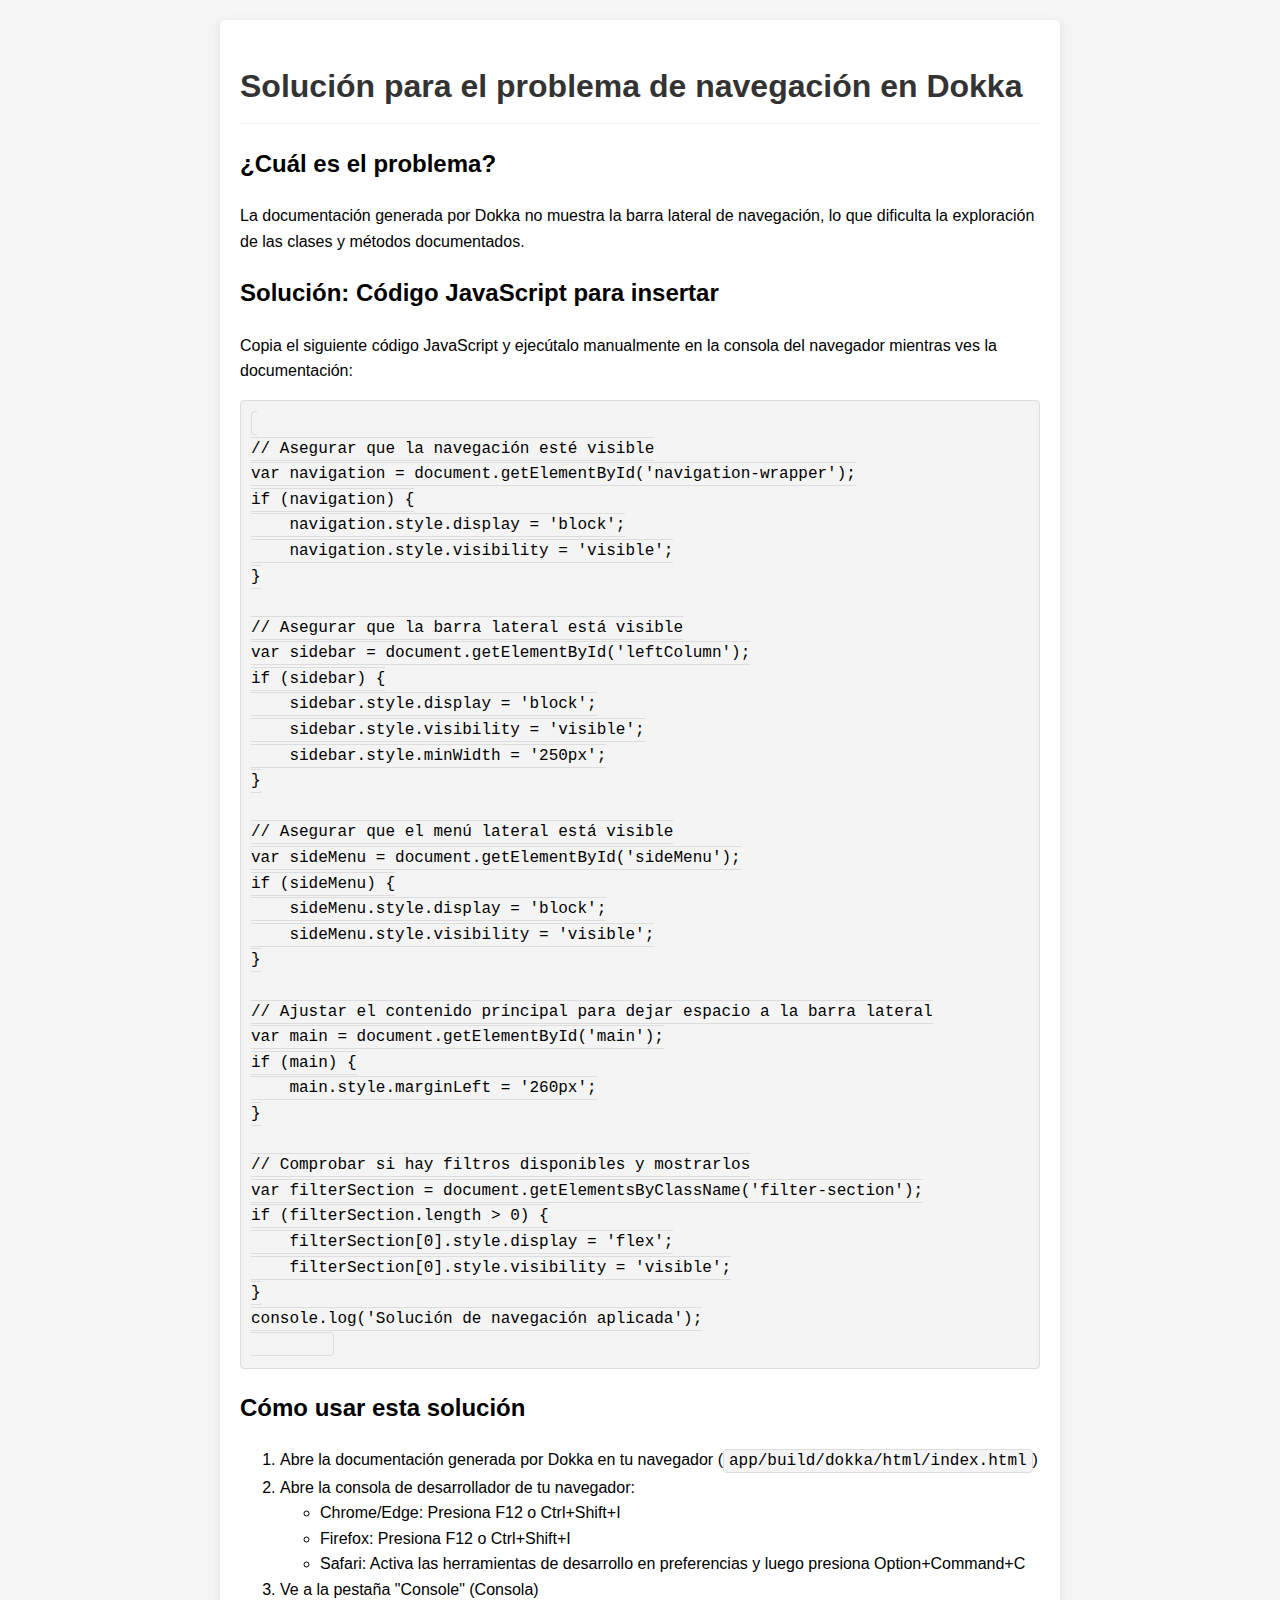
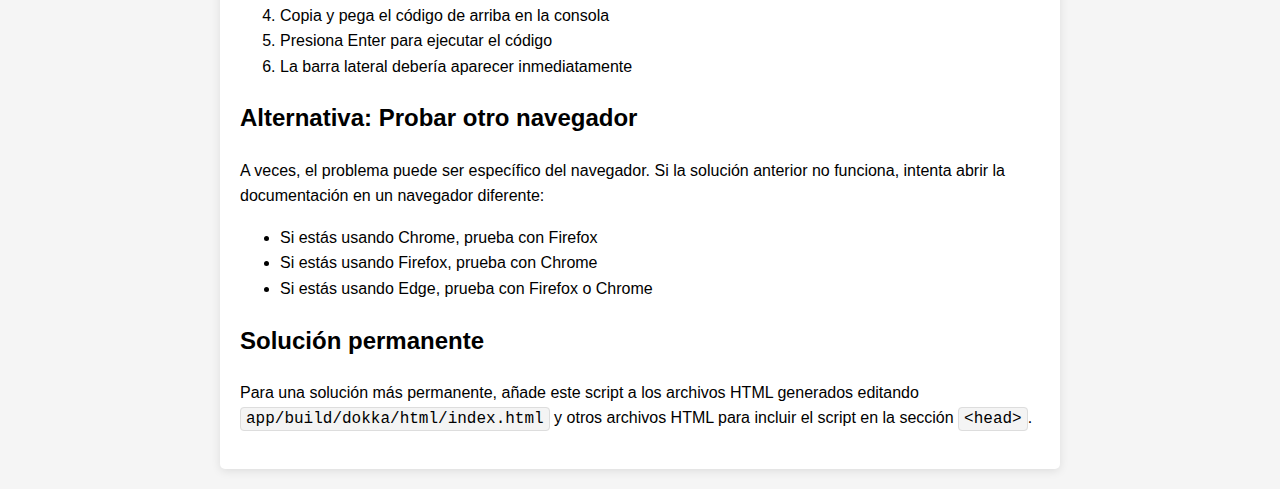
<file: fix-navigation.html>
<!DOCTYPE html>
<html>
<head>
    <meta charset="UTF-8">
    <title>Solución para navegación de Dokka</title>
    <style>
        body {
            font-family: Arial, sans-serif;
            line-height: 1.6;
            margin: 0;
            padding: 20px;
            background-color: #f5f5f5;
        }
        .container {
            max-width: 800px;
            margin: 0 auto;
            background: white;
            padding: 20px;
            border-radius: 5px;
            box-shadow: 0 2px 10px rgba(0,0,0,0.1);
        }
        h1 {
            color: #333;
            border-bottom: 1px solid #eee;
            padding-bottom: 10px;
        }
        code {
            background: #f4f4f4;
            border: 1px solid #ddd;
            border-radius: 4px;
            padding: 2px 5px;
            font-family: 'Courier New', monospace;
        }
        pre {
            background: #f4f4f4;
            border: 1px solid #ddd;
            border-radius: 4px;
            padding: 10px;
            overflow-x: auto;
        }
        .button {
            display: inline-block;
            background-color: #4CAF50;
            color: white;
            padding: 10px 15px;
            border: none;
            border-radius: 4px;
            cursor: pointer;
            text-decoration: none;
            margin-top: 20px;
        }
        .button:hover {
            background-color: #45a049;
        }
    </style>
</head>
<body>
    <div class="container">
        <h1>Solución para el problema de navegación en Dokka</h1>
        
        <h2>¿Cuál es el problema?</h2>
        <p>La documentación generada por Dokka no muestra la barra lateral de navegación, lo que dificulta la exploración de las clases y métodos documentados.</p>
        
        <h2>Solución: Código JavaScript para insertar</h2>
        <p>Copia el siguiente código JavaScript y ejecútalo manualmente en la consola del navegador mientras ves la documentación:</p>
        
        <pre><code>
// Asegurar que la navegación esté visible
var navigation = document.getElementById('navigation-wrapper');
if (navigation) {
    navigation.style.display = 'block';
    navigation.style.visibility = 'visible';
}

// Asegurar que la barra lateral está visible
var sidebar = document.getElementById('leftColumn');
if (sidebar) {
    sidebar.style.display = 'block';
    sidebar.style.visibility = 'visible';
    sidebar.style.minWidth = '250px';
}

// Asegurar que el menú lateral está visible
var sideMenu = document.getElementById('sideMenu');
if (sideMenu) {
    sideMenu.style.display = 'block';
    sideMenu.style.visibility = 'visible';
}

// Ajustar el contenido principal para dejar espacio a la barra lateral
var main = document.getElementById('main');
if (main) {
    main.style.marginLeft = '260px';
}

// Comprobar si hay filtros disponibles y mostrarlos
var filterSection = document.getElementsByClassName('filter-section');
if (filterSection.length > 0) {
    filterSection[0].style.display = 'flex';
    filterSection[0].style.visibility = 'visible';
}
console.log('Solución de navegación aplicada');
        </code></pre>
        
        <h2>Cómo usar esta solución</h2>
        <ol>
            <li>Abre la documentación generada por Dokka en tu navegador (<code>app/build/dokka/html/index.html</code>)</li>
            <li>Abre la consola de desarrollador de tu navegador:
                <ul>
                    <li>Chrome/Edge: Presiona F12 o Ctrl+Shift+I</li>
                    <li>Firefox: Presiona F12 o Ctrl+Shift+I</li>
                    <li>Safari: Activa las herramientas de desarrollo en preferencias y luego presiona Option+Command+C</li>
                </ul>
            </li>
            <li>Ve a la pestaña "Console" (Consola)</li>
            <li>Copia y pega el código de arriba en la consola</li>
            <li>Presiona Enter para ejecutar el código</li>
            <li>La barra lateral debería aparecer inmediatamente</li>
        </ol>
        
        <h2>Alternativa: Probar otro navegador</h2>
        <p>A veces, el problema puede ser específico del navegador. Si la solución anterior no funciona, intenta abrir la documentación en un navegador diferente:</p>
        <ul>
            <li>Si estás usando Chrome, prueba con Firefox</li>
            <li>Si estás usando Firefox, prueba con Chrome</li>
            <li>Si estás usando Edge, prueba con Firefox o Chrome</li>
        </ul>
        
        <h2>Solución permanente</h2>
        <p>Para una solución más permanente, añade este script a los archivos HTML generados editando <code>app/build/dokka/html/index.html</code> y otros archivos HTML para incluir el script en la sección <code>&lt;head&gt;</code>.</p>
    </div>
</body>
</html>
</file>
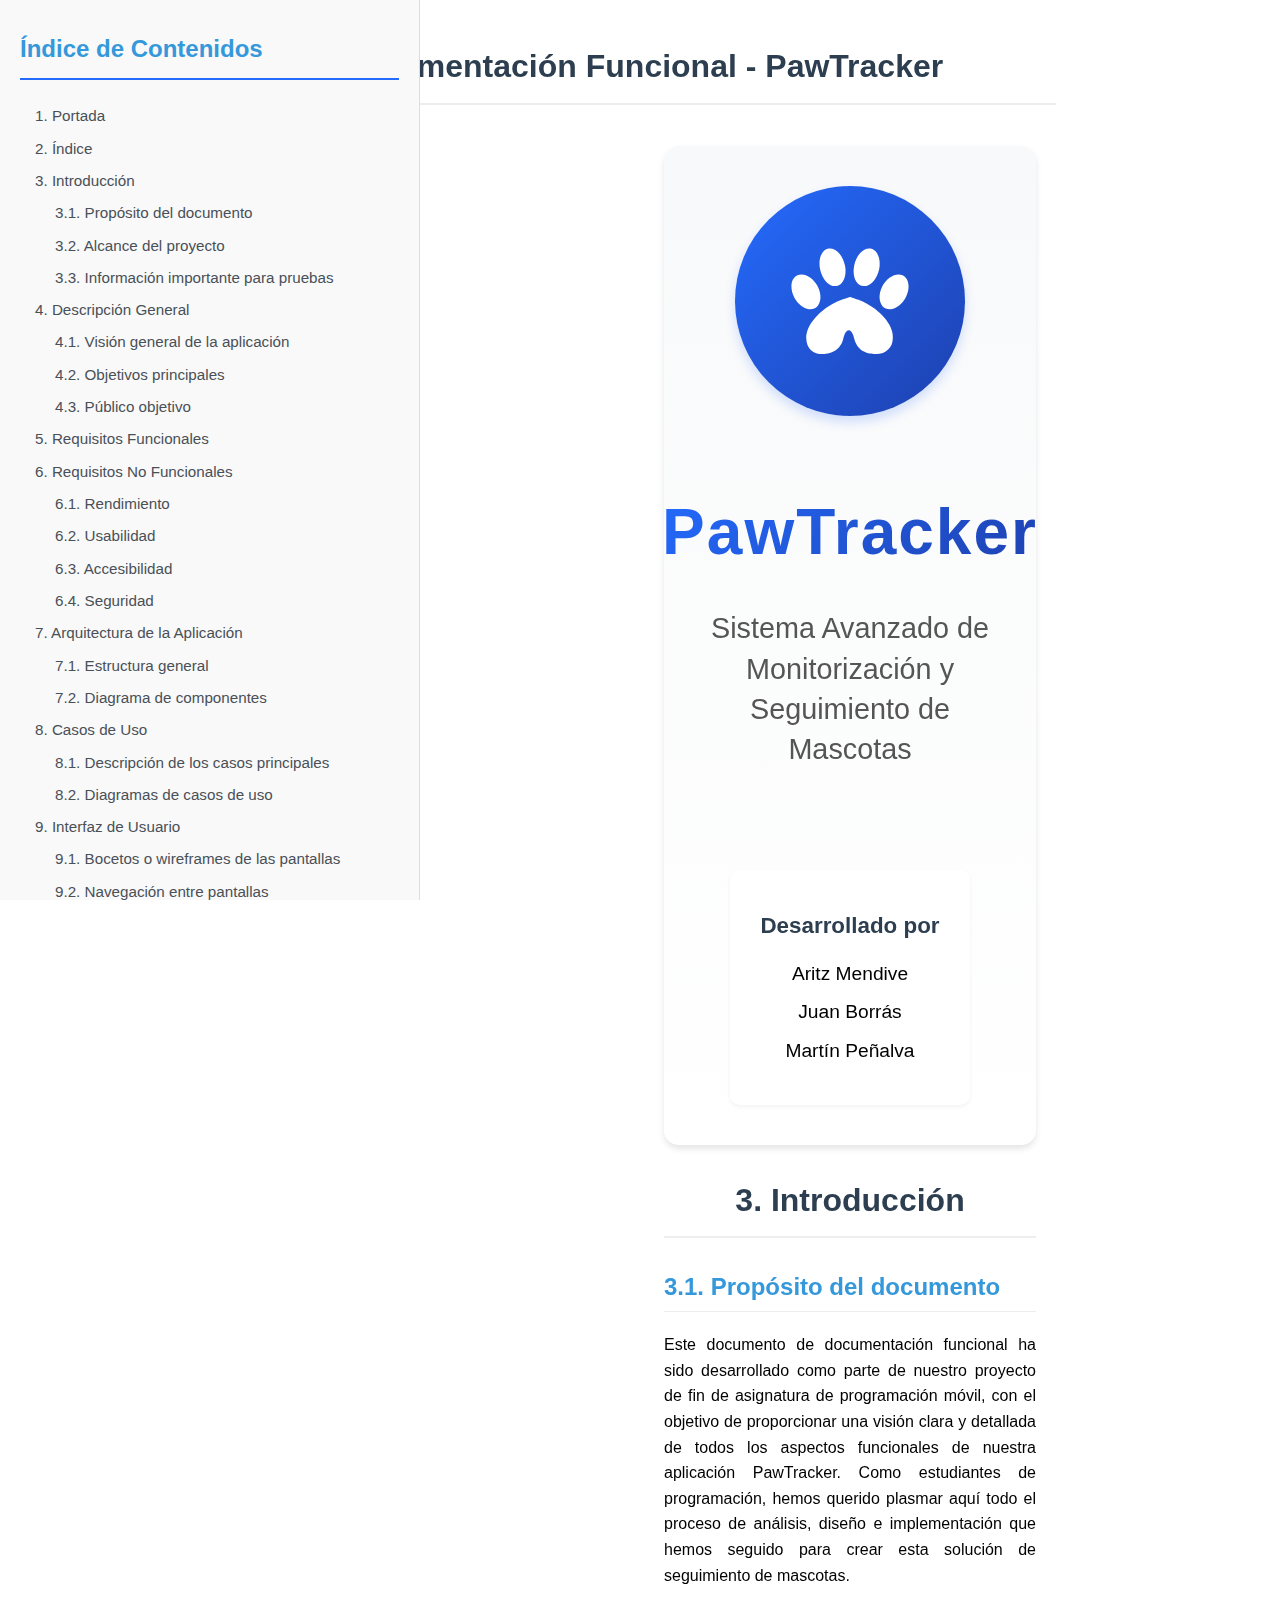
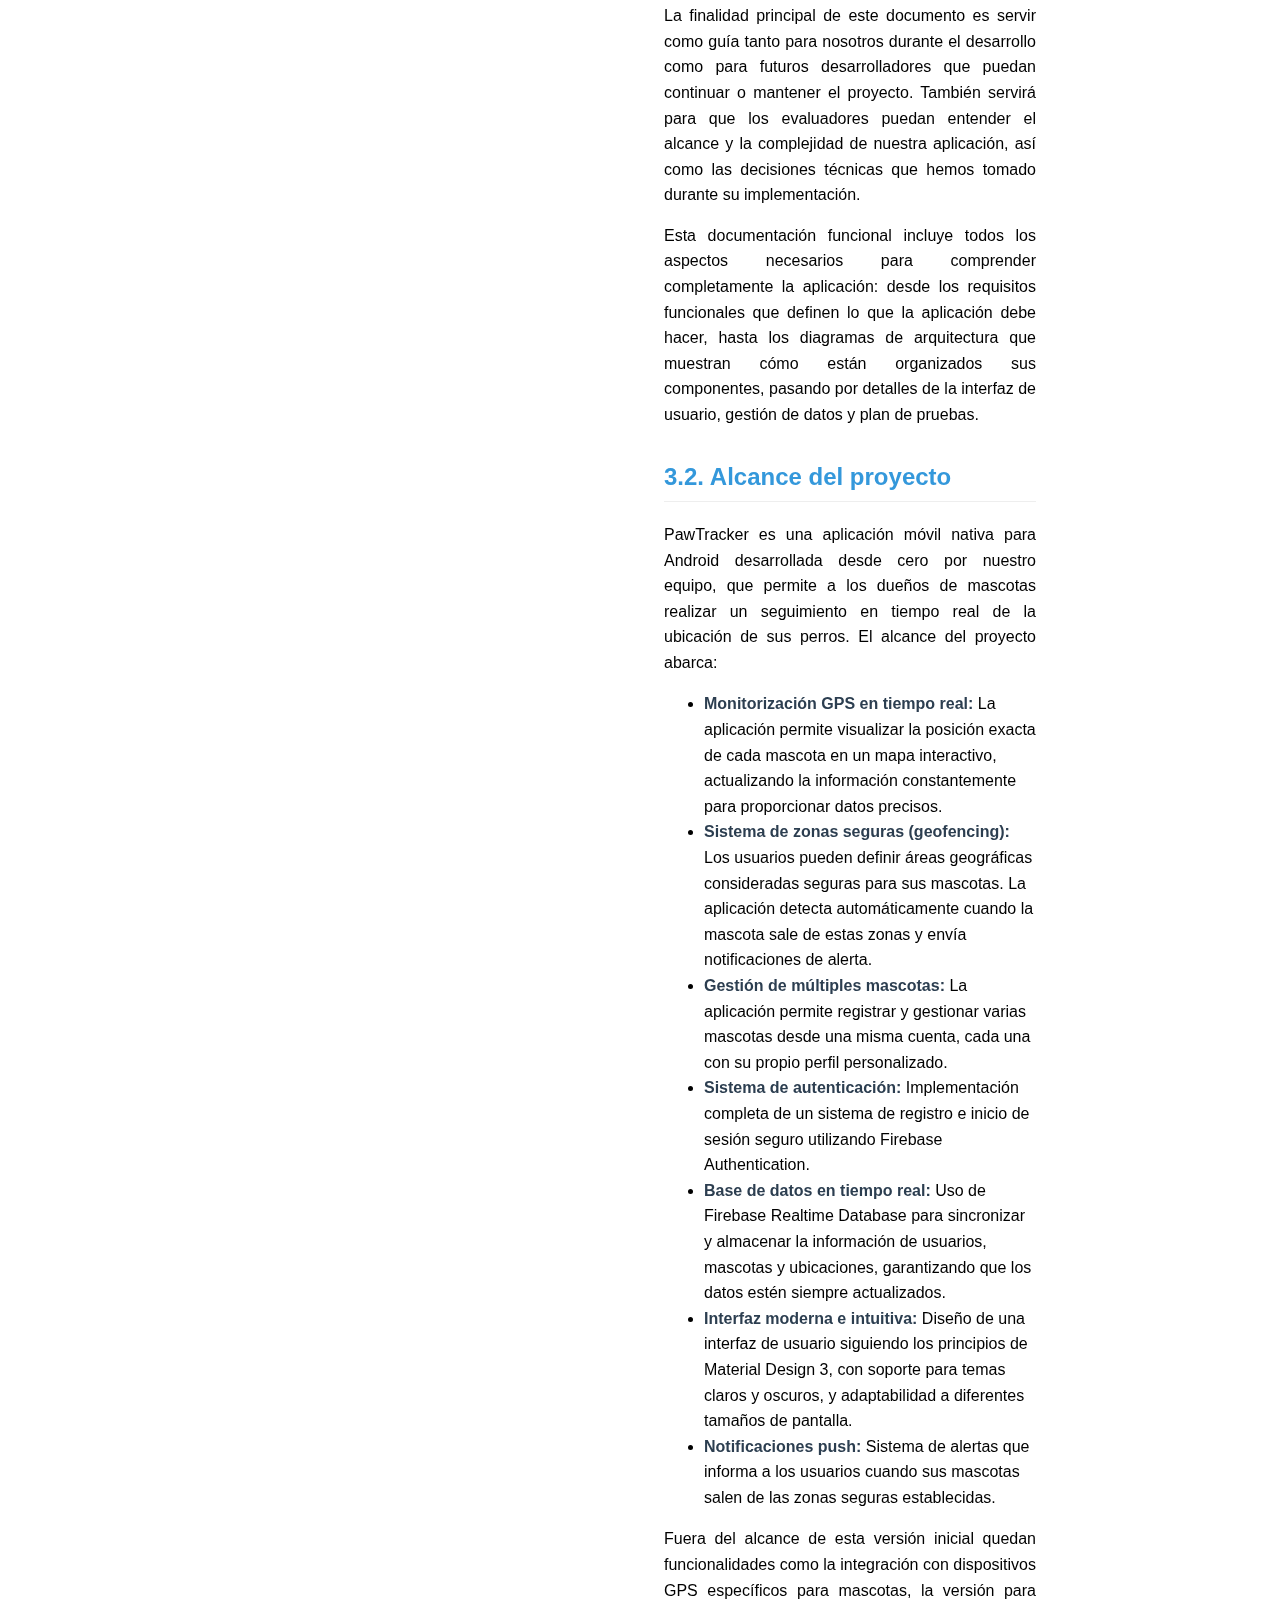
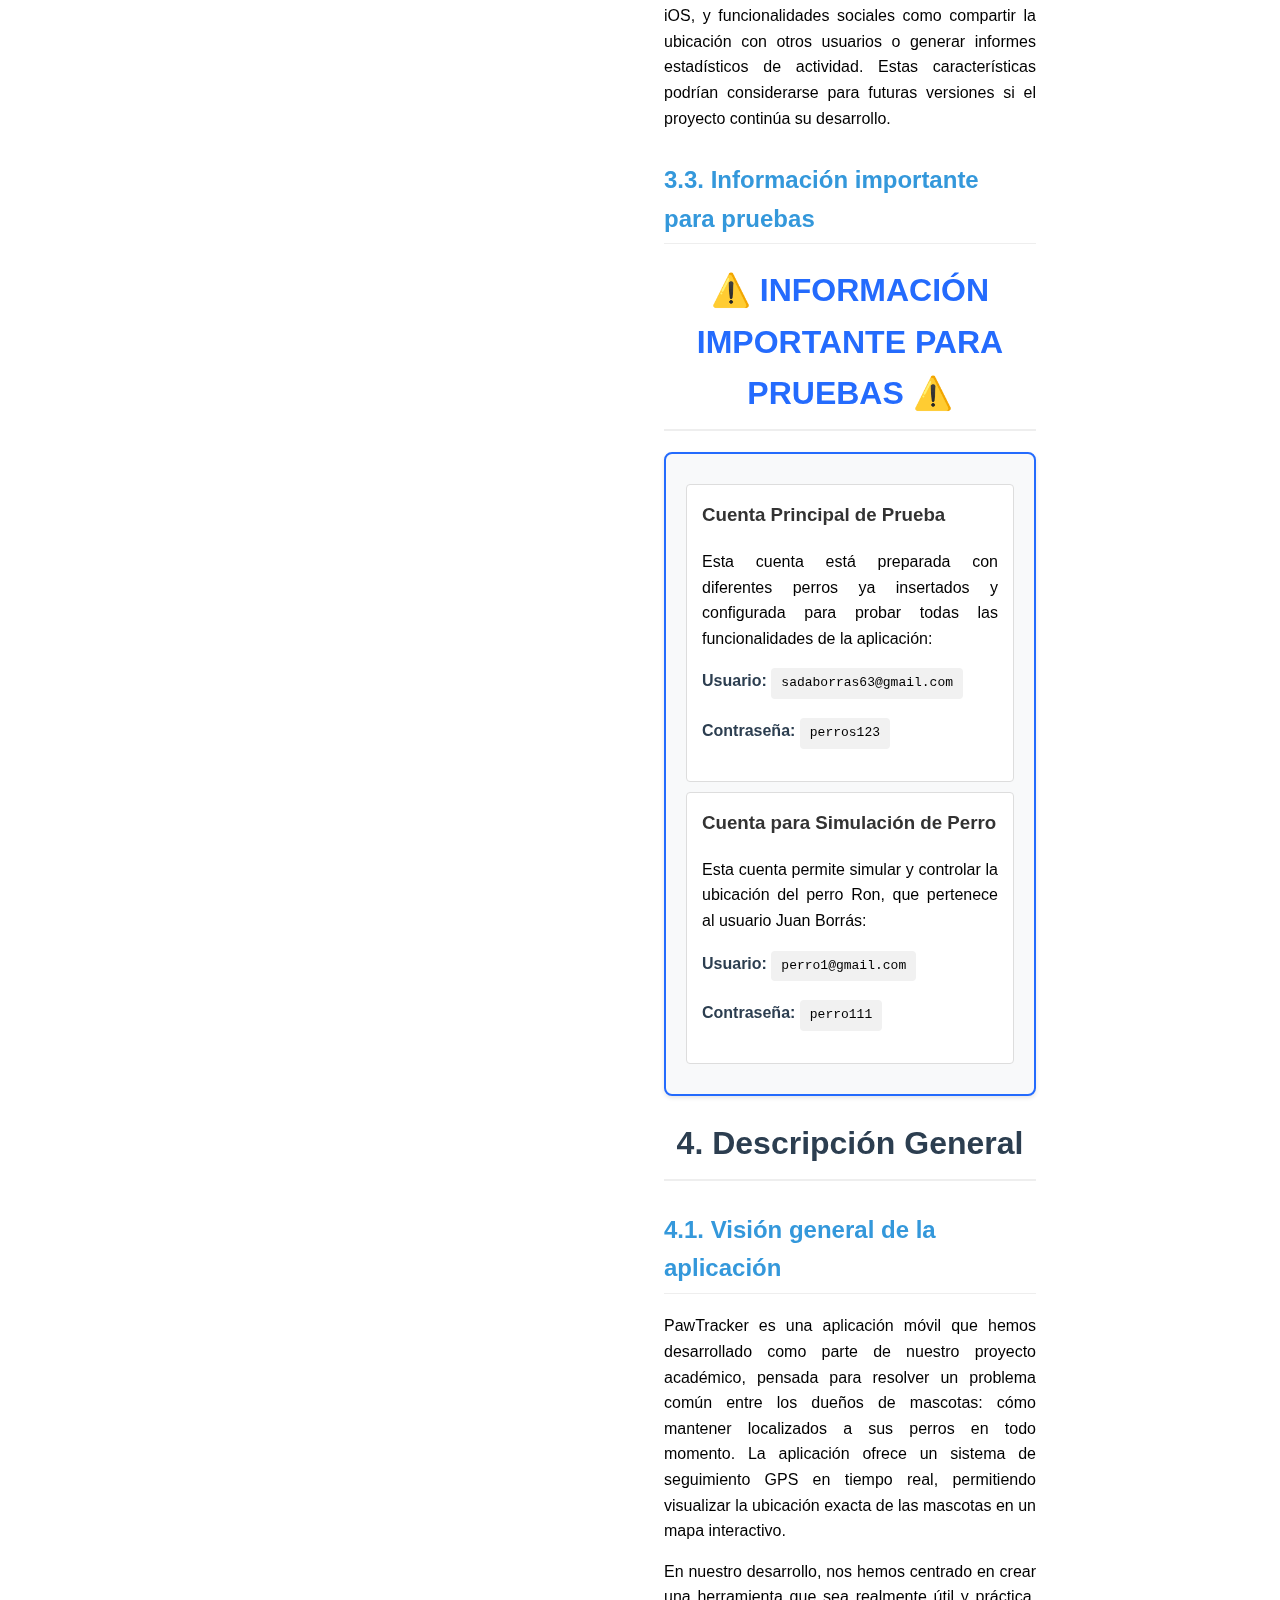
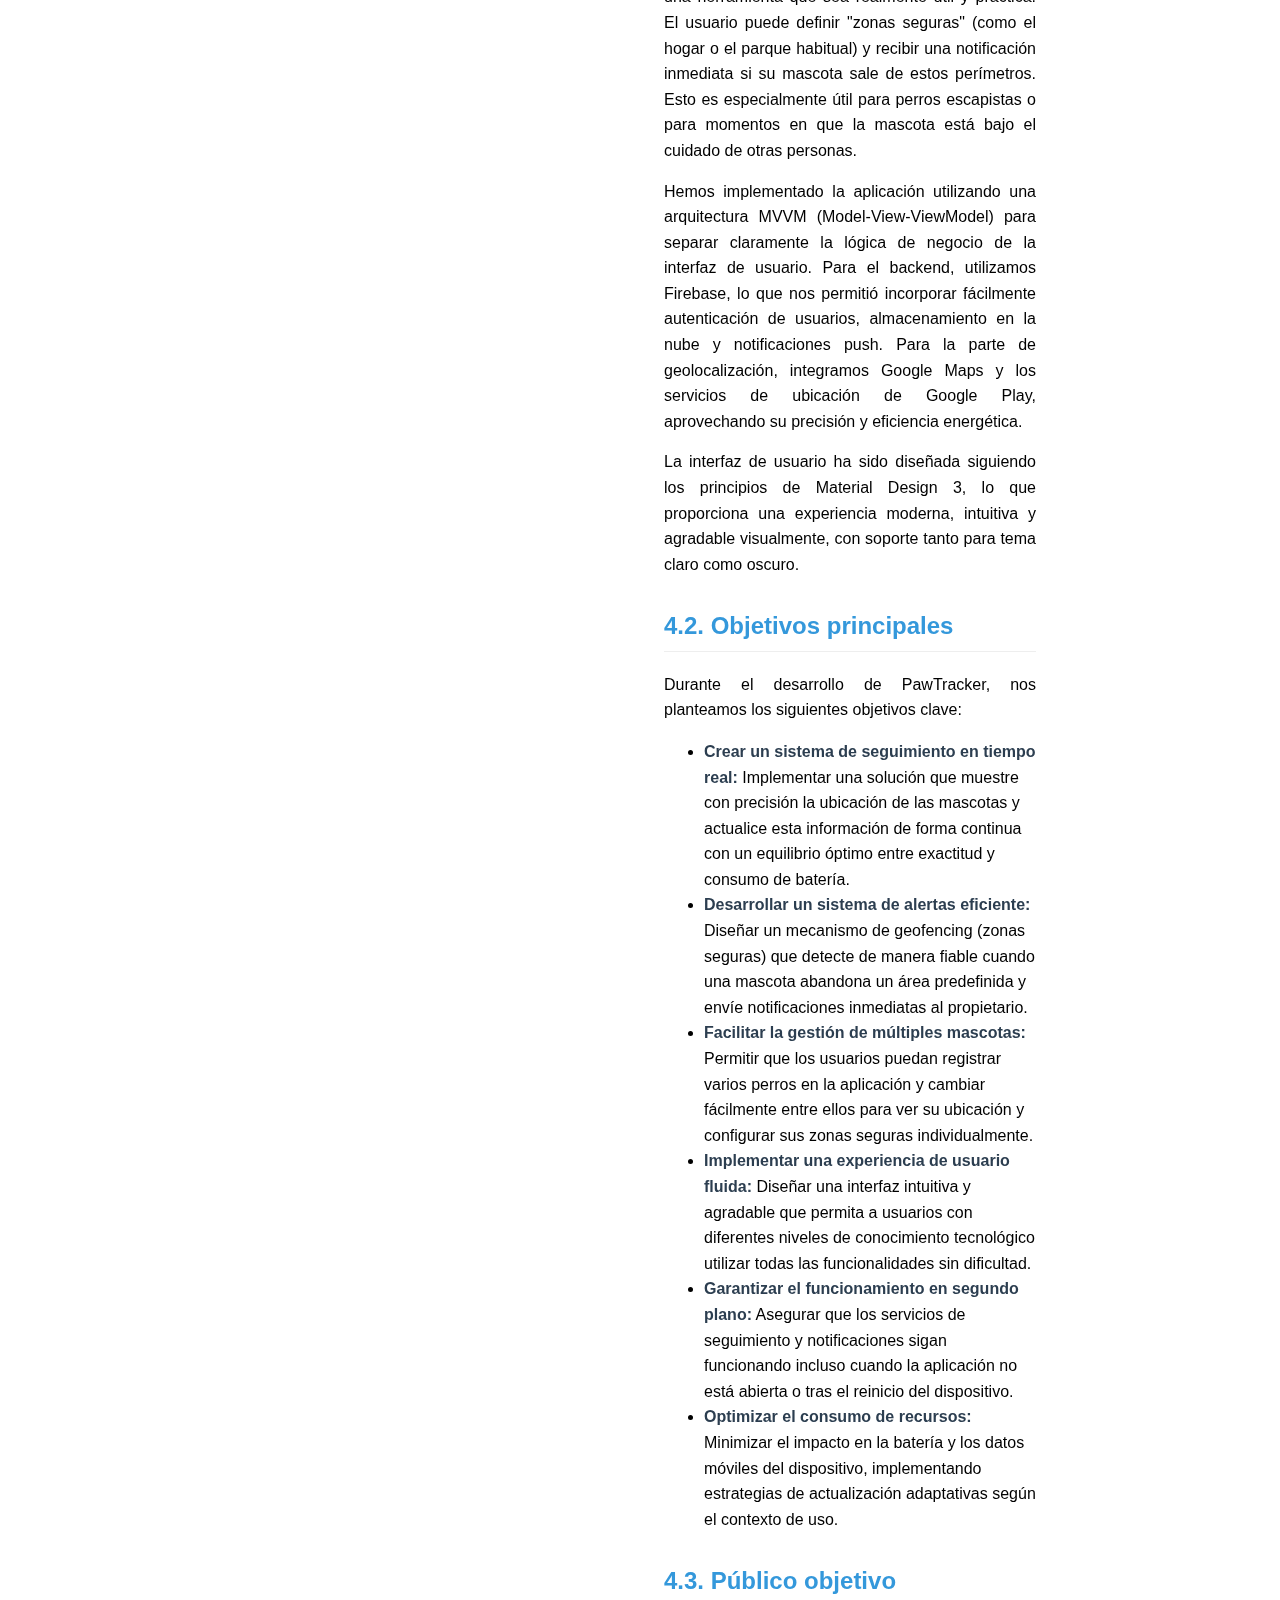
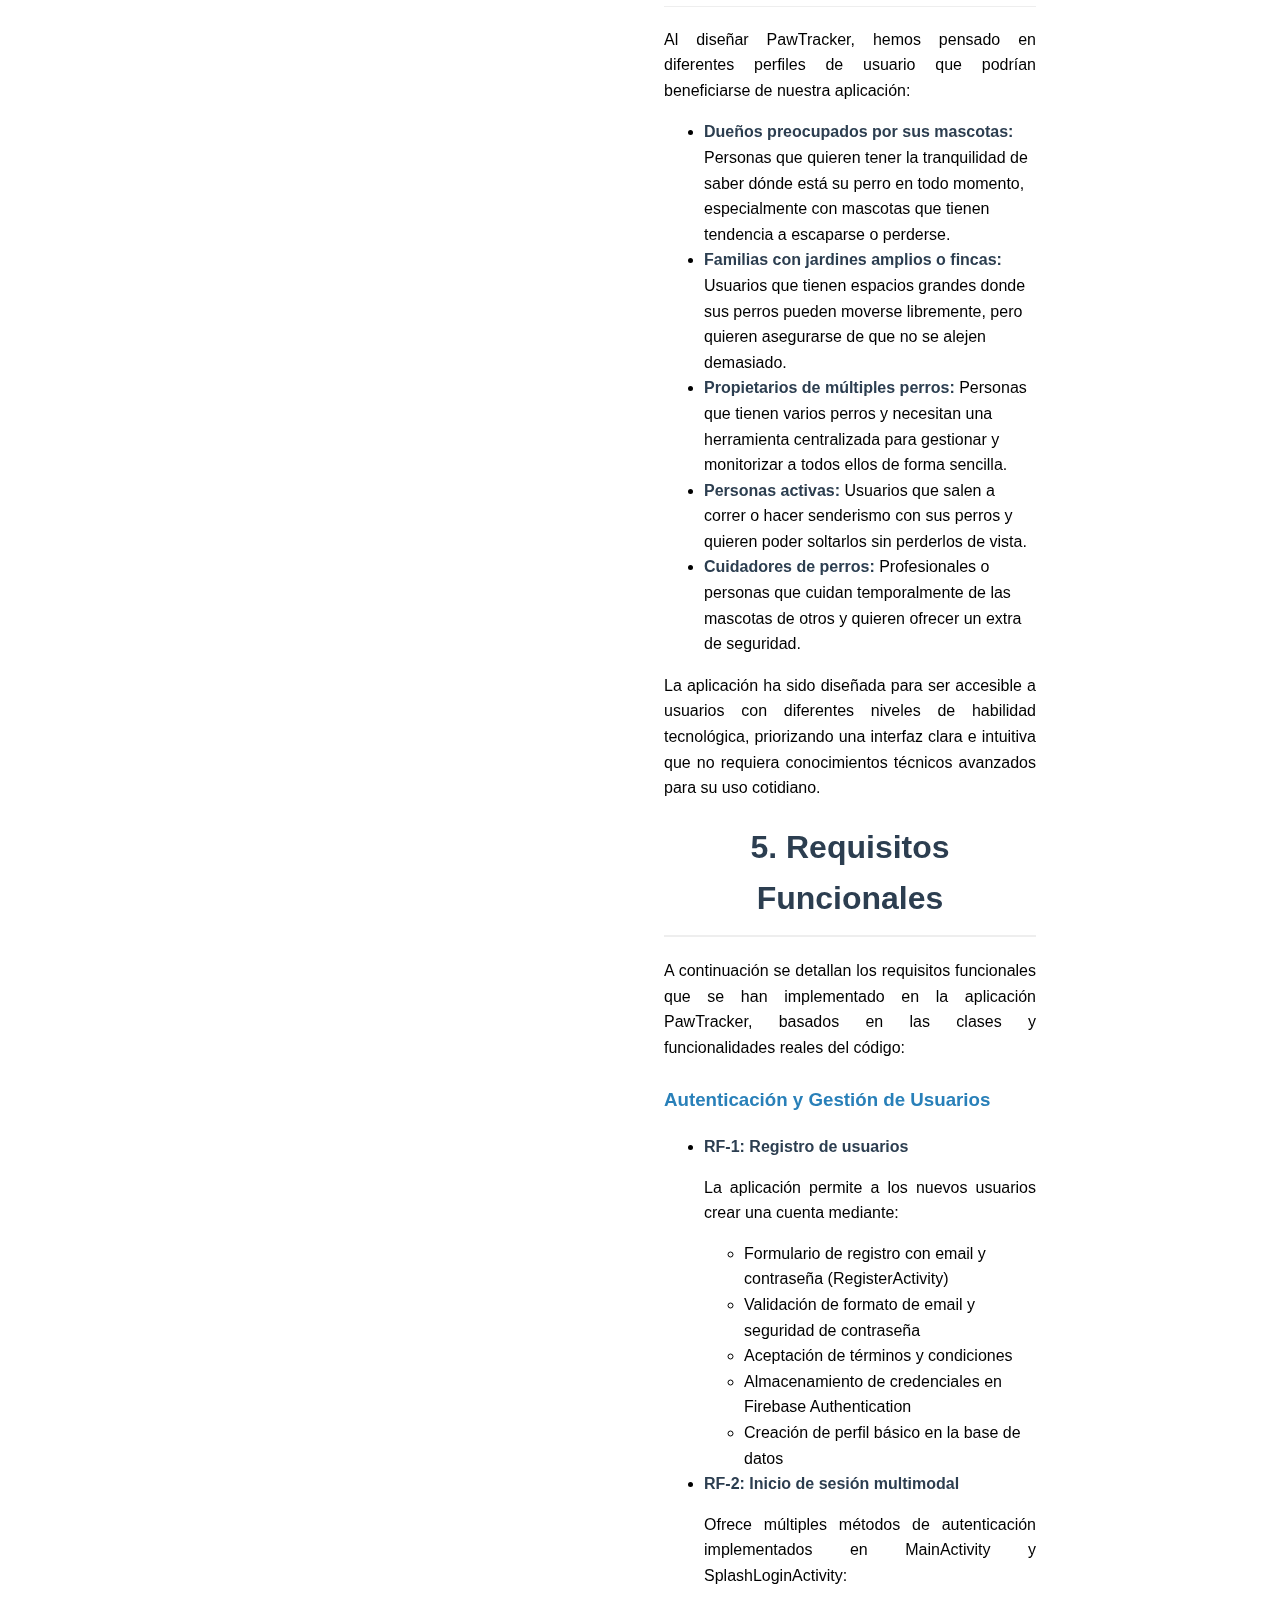
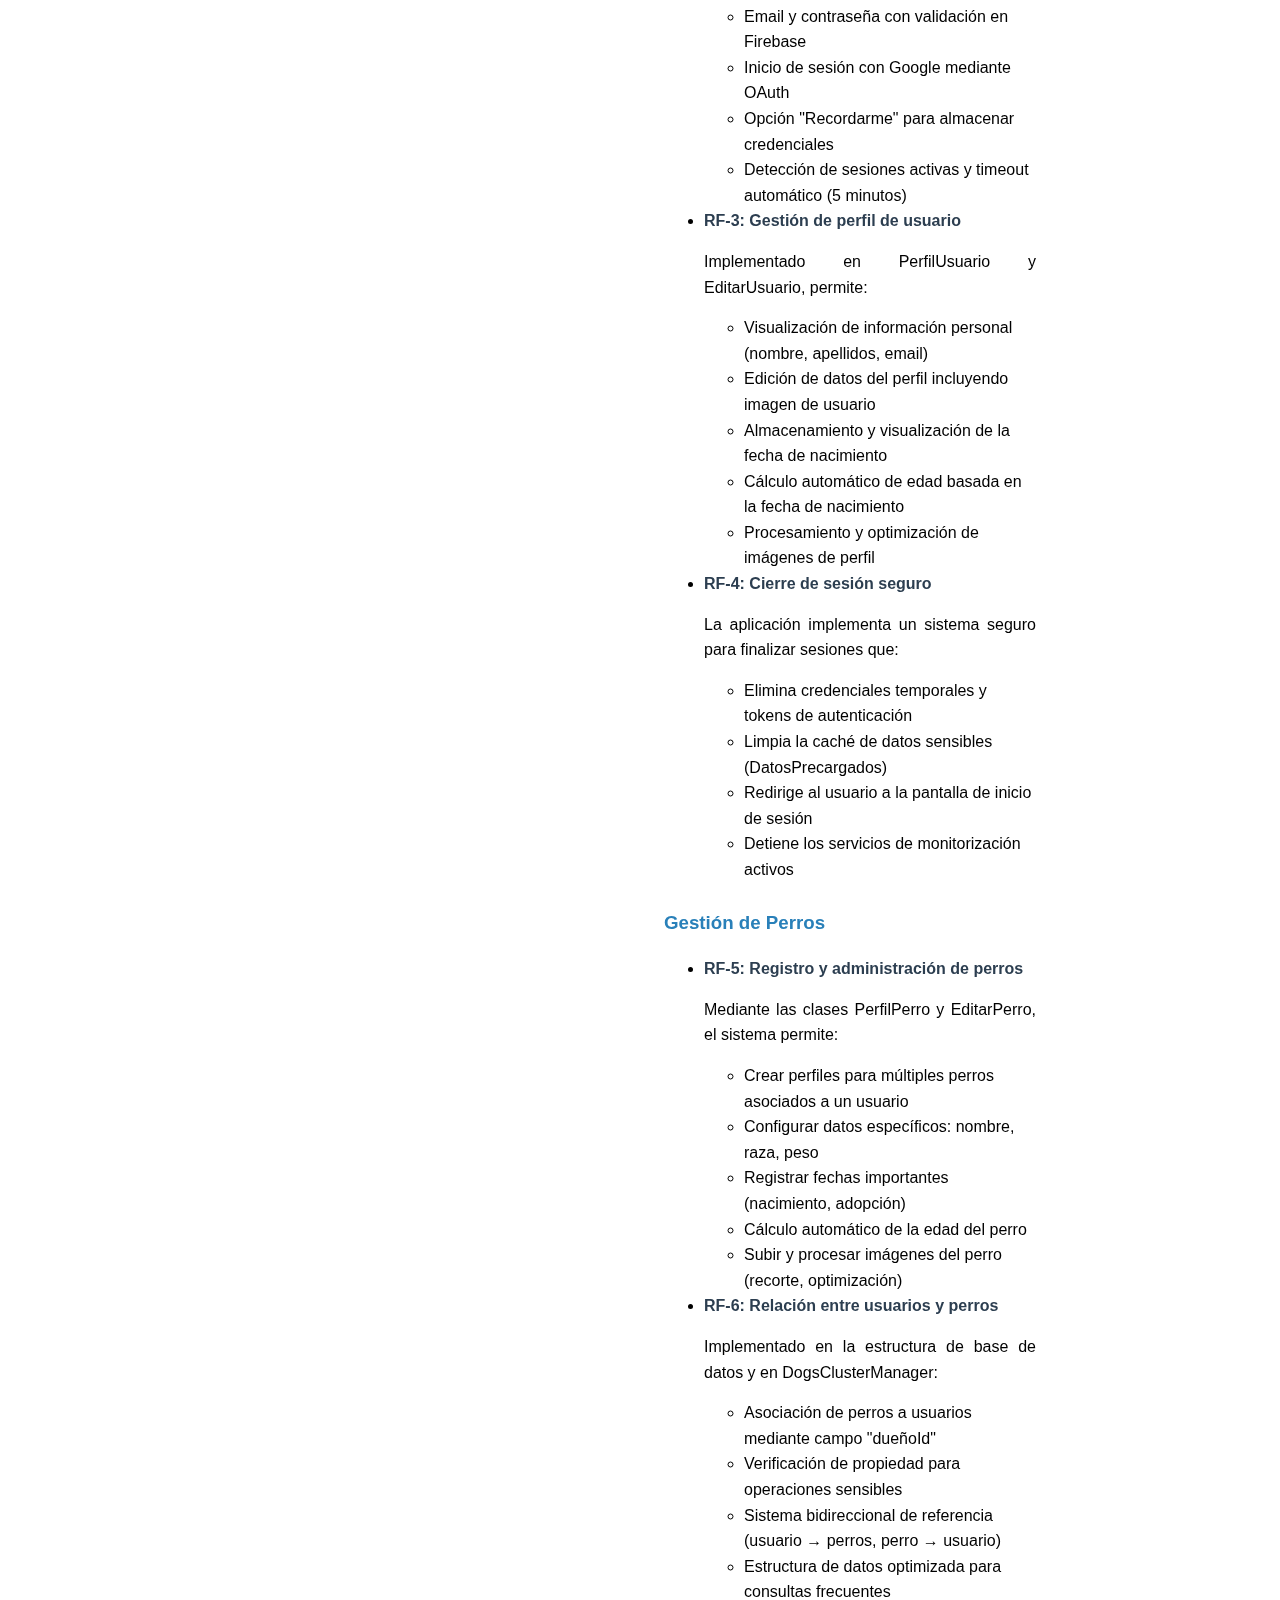
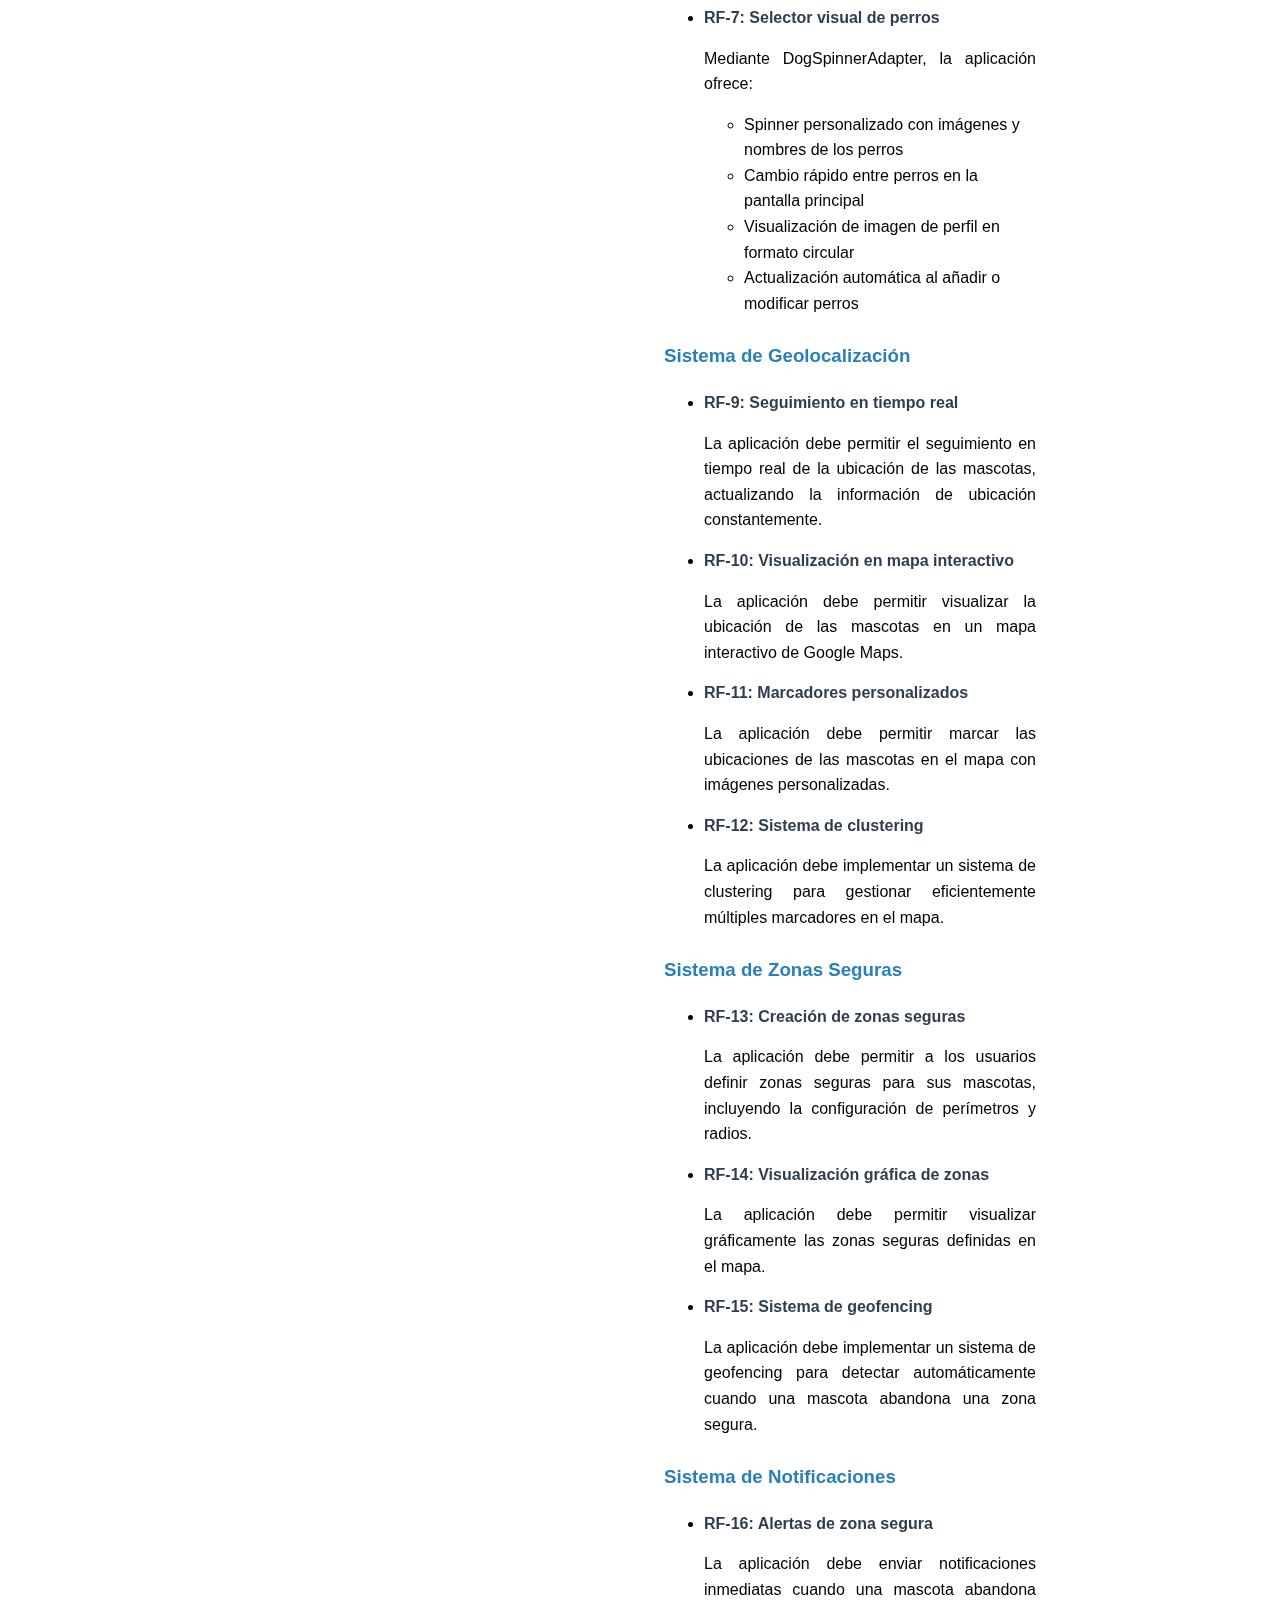
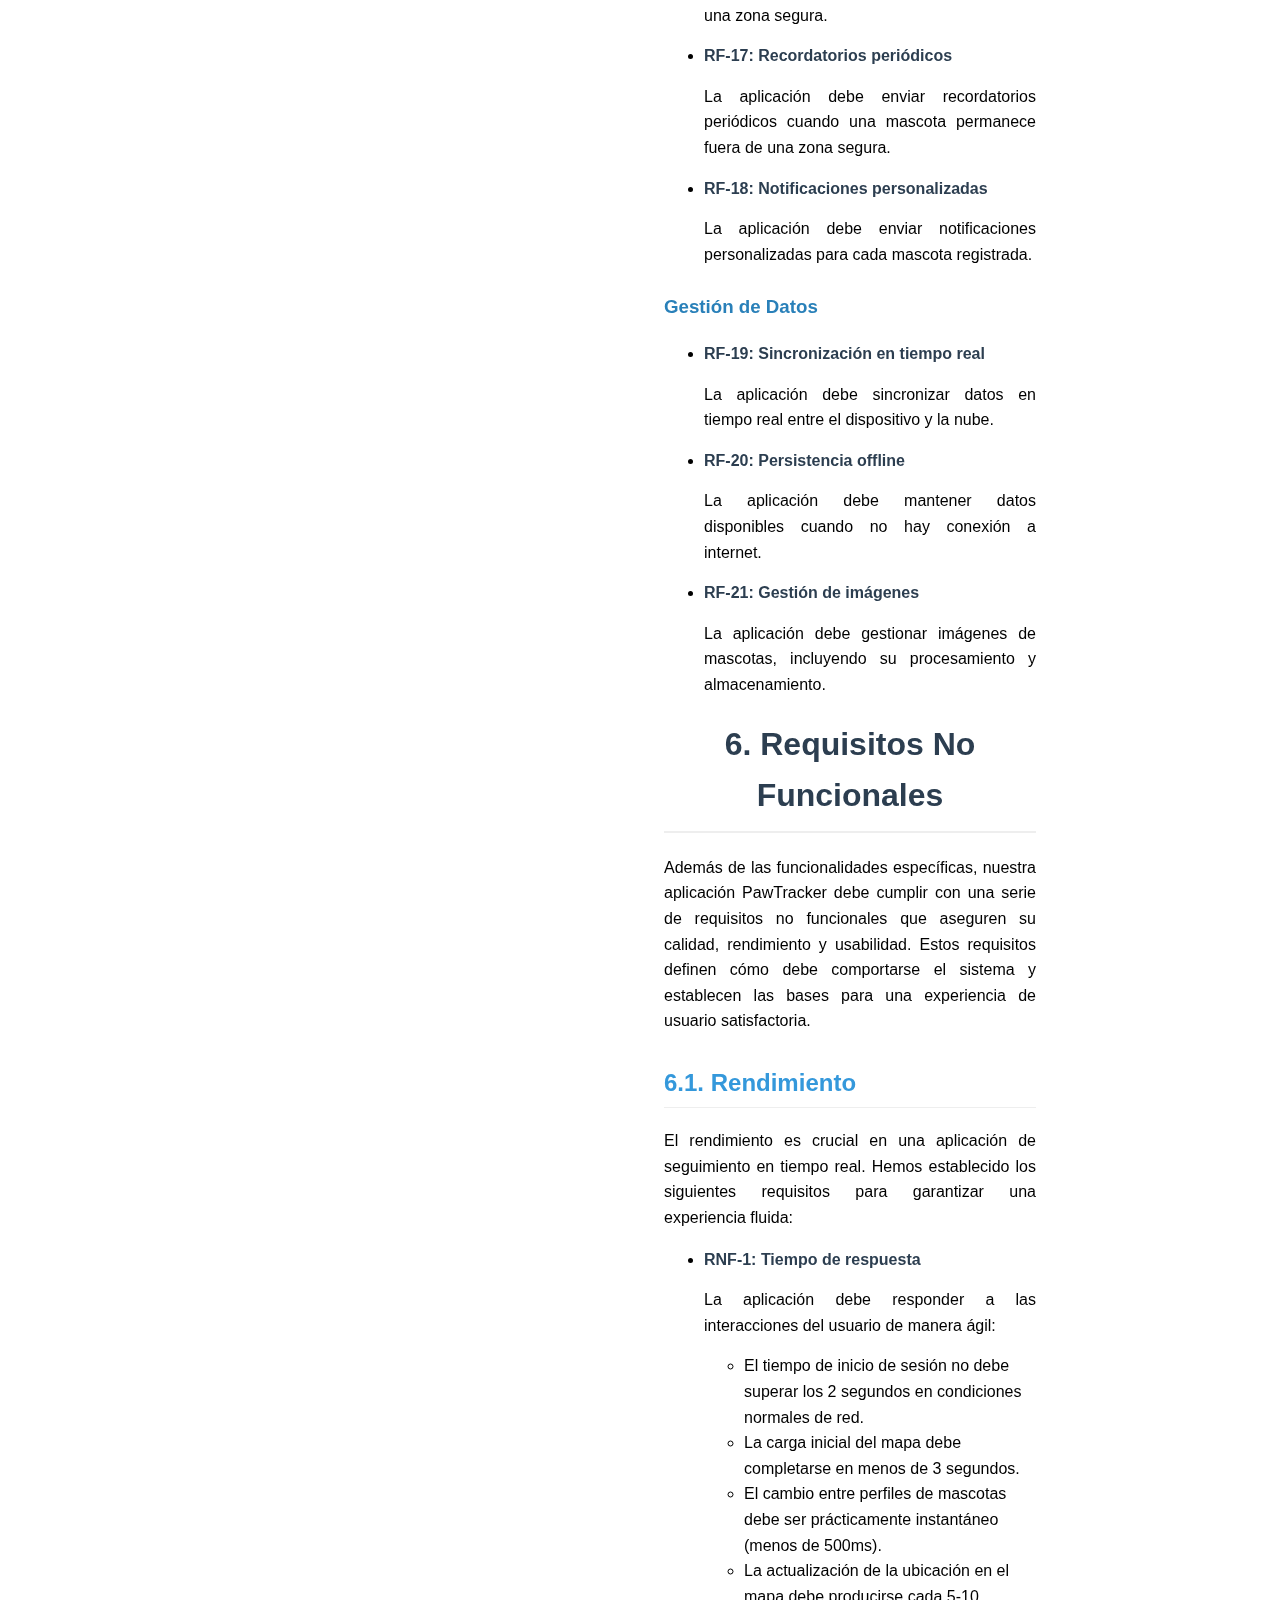
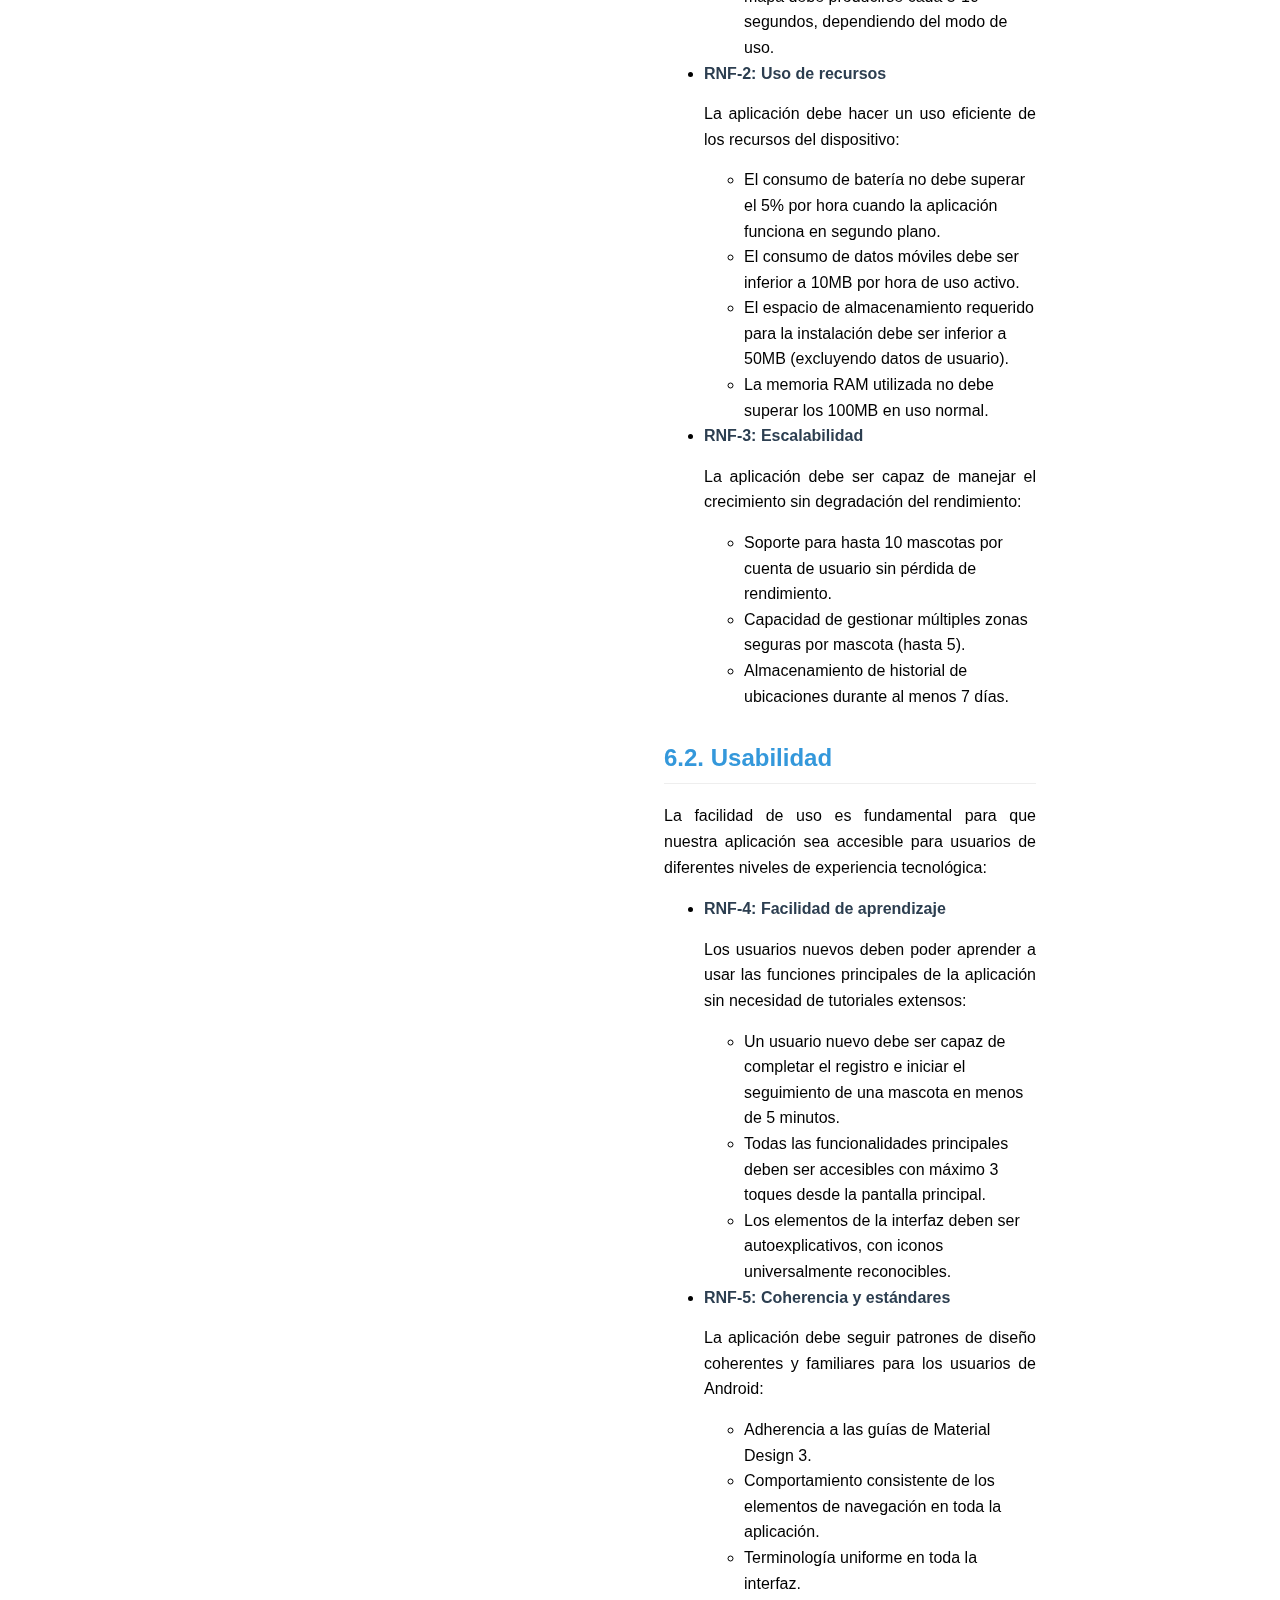
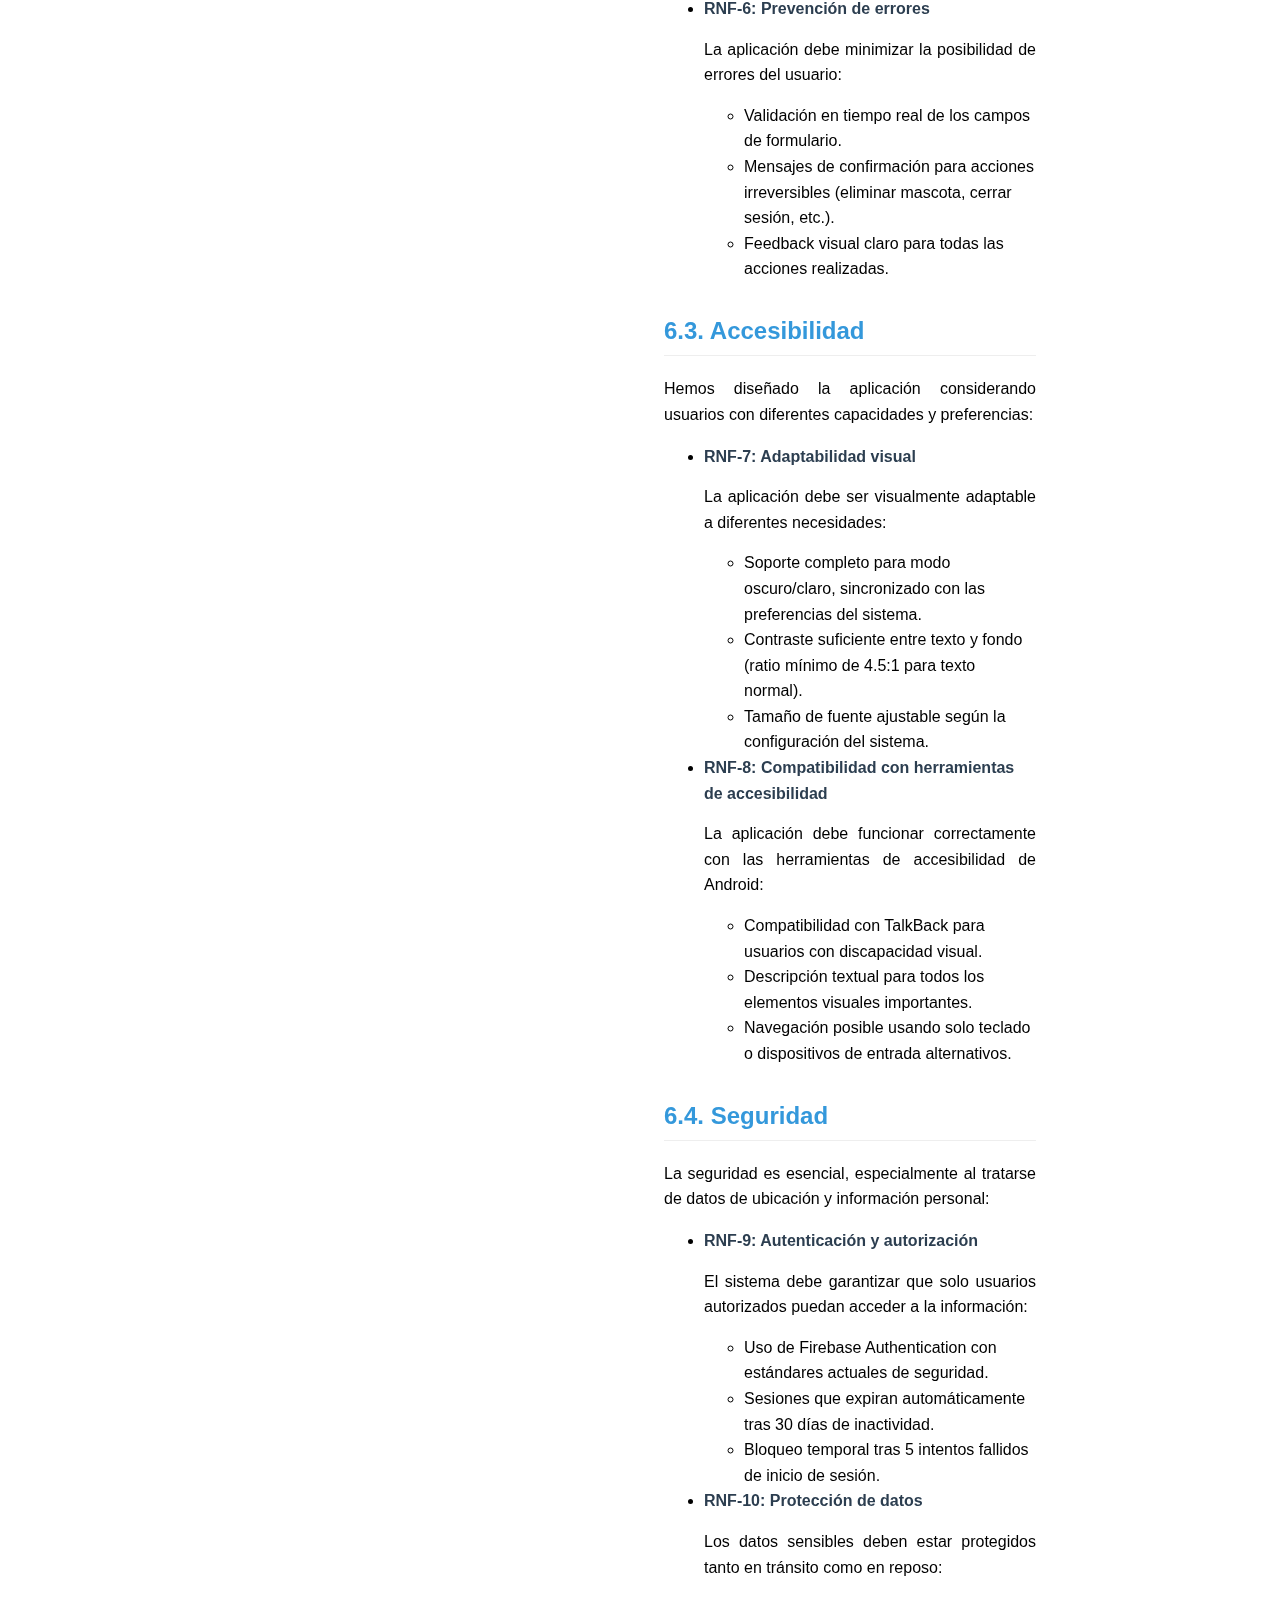
<file: docs/Memoria FINAL.html>
<!DOCTYPE html>

<html lang="es">
<head>
<meta charset="utf-8"/>
<title>
   Documentación funcional - PawTracker
  </title>
<style>
  /* Estilos globales para el body */
  body { 
      font-family: Arial, sans-serif; 
      line-height: 1.6; 
      margin: 0 auto; 
      padding: 20px; 
      /* Puedes aumentar el max-width para tener más espacio total */
      max-width: 65%;
  }
  
  /* Contenedor global que agrupa el índice y el contenido principal */
  .container {
      /* No usamos grid en el body, sino dentro de este contenedor */
      display: grid;
      grid-template-columns: 420px 1fr;
  }
  
  /* Índice fijo a la izquierda */
  .toc {
      position: fixed;
      left: 0;
      top: 0;
      width: 420px;
      height: 100vh;
      overflow-y: auto;
      background-color: #f9f9f9;
      border-right: 1px solid #ddd;
      padding: 20px;
      box-sizing: border-box;
      z-index: 100;
  }
  
  /* Contenedor del contenido principal que deja espacio para el índice fijo */
  .main-content {
      margin-left: 420px; /* Reserva espacio para el índice */
      padding: 20px;
  }
  
  /* Contenedor interno para centrar el contenido principal */
  .main-inner {
     
      margin: 0 auto;
  }
  
  /* Resto de estilos existentes */
  .credenciales-prueba {
      background-color: #f8f9fa;
      border: 2px solid #246BFD;
      border-radius: 8px;
      padding: 20px;
      margin: 20px 0;
      box-shadow: 0 2px 4px rgba(0,0,0,0.1);
  }
  
  .credenciales-prueba h2 {
      color: #246BFD;
      margin-top: 0;
      text-align: center;
  }
  
  .credenciales-prueba .cuenta {
      background-color: white;
      border: 1px solid #ddd;
      border-radius: 4px;
      padding: 15px;
      margin: 10px 0;
  }
  
  .credenciales-prueba .cuenta h3 {
      color: #333;
      margin-top: 0;
  }
  
  .credenciales-prueba .credencial {
      font-family: monospace;
      background-color: #f1f1f1;
      padding: 5px 10px;
      border-radius: 4px;
      display: inline-block;
      margin: 2px 0;
  }
  
  h1 { 
      color: #2c3e50; 
      border-bottom: 2px solid #eee; 
      padding-bottom: 10px; 
      text-align: center; 
  }
  
  h2 { 
      color: #3498db; 
      margin-top: 30px; 
      border-bottom: 1px solid #eee; 
      padding-bottom: 5px; 
  }
  
  h3 { 
      color: #2980b9; 
      margin-top: 25px; 
  }
  
  h4 { 
      color: #2973a9; 
      margin-top: 20px; 
  }
  
  p { 
      margin: 15px 0; 
      text-align: justify; 
  }
  
  strong { 
      font-weight: bold; 
      color: #2c3e50; 
  }
  
  blockquote { 
      margin-left: 20px; 
      padding-left: 15px; 
      border-left: 3px solid #eee; 
      color: #555; 
  }
  
  img { 
      max-width: 100%; 
      height: auto; 
      display: block; 
      margin: 20px auto; 
      border: 1px solid #000; 
      padding: 5px; 
      box-shadow: 0 0 5px rgba(0,0,0,0.1); 
  }
  
  table { 
      border-collapse: collapse; 
      width: 100%; 
      margin: 20px 0; 
  }
  
  th, td { 
      border: 1px solid #ddd; 
      padding: 8px; 
      text-align: left; 
  }
  
  th { 
      background-color: #f2f2f2; 
      font-weight: bold; 
  }
  
  tr:nth-child(even) { 
      background-color: #f9f9f9; 
  }
  
  /* Estilos para la portada */
  .portada {
      display: flex;
      flex-direction: column;
      align-items: center;
      justify-content: center;
      min-height: 90vh;
      text-align: center;
      margin-bottom: 30px;
      background: linear-gradient(to bottom, #f8f9fa 0%, white 100%);
      border-radius: 15px;
      padding: 40px;
      box-shadow: 0 4px 6px rgba(0,0,0,0.1);
  }
  
  .app-icon {
      width: 180px;
      height: 180px;
      background: linear-gradient(135deg, #246BFD 0%, #1e40af 100%);
      border-radius: 50%;
      padding: 25px;
      margin-bottom: 40px;
      display: flex;
      align-items: center;
      justify-content: center;
      box-shadow: 0 6px 12px rgba(36,107,253,0.2);
      transition: transform 0.3s ease;
  }
  
  .app-icon:hover {
      transform: scale(1.05);
  }
  
  .app-icon svg {
      width: 140px;
      height: 140px;
  }
  
  .app-name {
      font-size: 4em;
      font-weight: bold;
      background: linear-gradient(135deg, #246BFD 0%, #1e40af 100%);
      -webkit-background-clip: text;
      -webkit-text-fill-color: transparent;
      margin: 25px 0;
      font-family: 'Montserrat', sans-serif;
      letter-spacing: 2px;
  }
  
  .app-subtitle {
      font-size: 1.8em;
      color: #555;
      margin-bottom: 50px;
      max-width: 600px;
      line-height: 1.4;
  }
  
  .authors {
      margin-top: 50px;
      padding: 30px;
      background-color: white;
      border-radius: 10px;
      box-shadow: 0 2px 4px rgba(0,0,0,0.05);
  }
  
  .authors p {
      margin: 8px 0;
      font-size: 1.2em;
      text-align: center;
  }
  
  .authors p:first-child {
      color: #246BFD;
      font-size: 1.4em;
      margin-bottom: 15px;
  }
  
  /* Estilos específicos del índice */
  .toc h2 {
      position: sticky;
      top: 0;
      background-color: #f9f9f9;
      padding: 10px 0;
      margin-top: 0;
      border-bottom: 2px solid #246BFD;
  }
  
  .toc ul {
      list-style-type: none;
      padding-left: 15px;
      margin: 0;
  }
  
  .toc ul ul {
      padding-left: 20px;
  }
  
  .toc a {
      color: #495057;
      text-decoration: none;
      font-size: 0.95em;
      display: block;
      padding: 4px 0;
      transition: all 0.2s ease;
  }
  
  .toc a:hover {
      color: #246BFD;
      padding-left: 5px;
  }
  
  @media (max-width: 768px) {
      .toc {
          display: none;
      }
      .main-content {
          margin-left: 0;
      }
  }
</style>
 

</head>
<body>

<h1>Documentación Funcional - PawTracker</h1>


<!-- 2. Índice -->
<div class="toc" id="indice">
    <h2>Índice de Contenidos</h2>
    <ul>
        <li><a href="#portada">1. Portada</a></li>
        <li><a href="#indice">2. Índice</a></li>
        <li><a href="#introduccion">3. Introducción</a>
            <ul>
                <li><a href="#proposito">3.1. Propósito del documento</a></li>
                <li><a href="#alcance">3.2. Alcance del proyecto</a></li>
                <li><a href="#info-pruebas">3.3. Información importante para pruebas</a></li>
            </ul>
</li>
        <li><a href="#descripcion-general">4. Descripción General</a>
            <ul>
                <li><a href="#vision-general">4.1. Visión general de la aplicación</a></li>
                <li><a href="#objetivos-principales">4.2. Objetivos principales</a></li>
                <li><a href="#publico-objetivo">4.3. Público objetivo</a></li>
</ul>
</li>
        <li><a href="#requisitos-funcionales">5. Requisitos Funcionales</a></li>
        <li><a href="#requisitos-no-funcionales">6. Requisitos No Funcionales</a>
            <ul>
                <li><a href="#rendimiento">6.1. Rendimiento</a></li>
                <li><a href="#usabilidad">6.2. Usabilidad</a></li>
                <li><a href="#accesibilidad">6.3. Accesibilidad</a></li>
                <li><a href="#seguridad">6.4. Seguridad</a></li>
            </ul>
</li>
        <li><a href="#arquitectura">7. Arquitectura de la Aplicación</a>
            <ul>
                <li><a href="#estructura-general">7.1. Estructura general</a></li>
                <li><a href="#diagrama-componentes">7.2. Diagrama de componentes</a></li>
            </ul>
</li>
        <li><a href="#casos-uso">8. Casos de Uso</a>
            <ul>
                <li><a href="#descripcion-casos">8.1. Descripción de los casos principales</a></li>
                <li><a href="#diagramas-casos">8.2. Diagramas de casos de uso</a></li>
            </ul>
</li>
        <li><a href="#interfaz">9. Interfaz de Usuario</a>
            <ul>
                <li><a href="#bocetos">9.1. Bocetos o wireframes de las pantallas</a></li>
                <li><a href="#navegacion">9.2. Navegación entre pantallas</a></li>
            </ul>
</li>
        <li><a href="#integraciones">10. Integraciones Externas</a>
            <ul>
                <li><a href="#apis">10.1. APIs o servicios externos utilizados</a></li>
                <li><a href="#conexion">10.2. Detalles de conexión y autenticación</a></li>
</ul>
</li>
        <li><a href="#gestion-datos">11. Gestión de Datos</a>
            <ul>
                <li><a href="#modelo-datos">11.1. Modelo de datos</a></li>
                <li><a href="#diagrama-er">11.2. Diagrama entidad-relación</a></li>
                <li><a href="#flujo-datos">11.3. Flujo de datos</a></li>
            </ul>
</li>
        <li><a href="#plan-pruebas">12. Plan de Pruebas</a>
            <ul>
                <li><a href="#estrategia">12.1. Estrategia de pruebas funcionales</a></li>
                <li><a href="#escenarios">12.2. Escenarios de prueba</a></li>
            </ul>
</li>
        <li><a href="#cronograma">13. Cronograma de Desarrollo</a>
            <ul>
                <li><a href="#fases">13.1. Fases del proyecto</a></li>
                <li><a href="#plazos">13.2. Plazos y responsables</a></li>
</ul>
</li>
        <li><a href="#conclusion">14. Conclusión</a>
            <ul>
                <li><a href="#decisiones">14.1. Resumen de las decisiones clave</a></li>
                <li><a href="#mejoras">14.2. Propuestas de mejora futura</a></li>
            </ul>
</li>
        <li><a href="#anexos">15. Anexos</a>
            <ul>
                <li><a href="#documentos">15.1. Documentos adicionales</a></li>
</ul>
</li>
    </ul>
</div>
<div class="main-content">
    <div class="main-inner">

<!-- 1. Portada -->
<div class="portada">
    <div class="app-icon">
        <!-- Icono de la aplicación (SVG extraído de app_icon_paw.xml) -->
        <svg xmlns="http://www.w3.org/2000/svg" width="24" height="24" viewBox="0 0 24 24">
            <path fill="white" d="M8.35,3C9.53,2.83 10.78,4.12 11.14,5.9C11.5,7.67 10.85,9.25 9.67,9.43C8.5,9.61 7.24,8.32 6.87,6.54C6.5,4.77 7.17,3.19 8.35,3M15.5,3C16.69,3.19 17.35,4.77 17,6.54C16.62,8.32 15.37,9.61 14.19,9.43C13,9.25 12.35,7.67 12.72,5.9C13.08,4.12 14.33,2.83 15.5,3M3,7.6C4.14,7.11 5.69,8 6.5,9.55C7.26,11.13 7,12.8 5.87,13.29C4.74,13.78 3.2,12.89 2.41,11.32C1.62,9.75 1.9,8.08 3,7.6M21,7.6C22.1,8.08 22.38,9.75 21.59,11.32C20.8,12.89 19.26,13.78 18.13,13.29C17,12.8 16.74,11.13 17.5,9.55C18.31,8 19.86,7.11 21,7.6M19.33,18.38C19.37,19.85 18.2,21.1 16.46,21.1C15.69,21.1 13.46,21.05 12.78,18.66C12.67,18.26 12.42,17 11.79,17C11.16,17 10.9,18.26 10.8,18.66C10.2,20.76 8.23,21.1 7.25,21.1C5.75,21.1 4.53,20.23 4.5,18.38C4.45,15.88 7.35,12.94 10.66,11.76C10.76,11.73 11.93,11.31 12,11.3C12.07,11.29 13.24,11.73 13.34,11.76C16.65,12.96 19.55,15.89 19.33,18.38Z" />
        </svg>
    </div>
    <div class="app-name">PawTracker</div>
    <div class="app-subtitle">Sistema Avanzado de Monitorización y Seguimiento de Mascotas</div>
    <div class="authors">
        <p><strong>Desarrollado por</strong></p>
        <p>Aritz Mendive</p>
        <p>Juan Borrás</p>
        <p>Martín Peñalva</p>
    </div>
</div>


<h1 id="introduccion">3. Introducción</h1>
<h2 id="proposito">3.1. Propósito del documento</h2>
<p>Este documento de documentación funcional ha sido desarrollado como parte de nuestro proyecto de fin de asignatura de programación móvil, con el objetivo de proporcionar una visión clara y detallada de todos los aspectos funcionales de nuestra aplicación PawTracker. Como estudiantes de programación, hemos querido plasmar aquí todo el proceso de análisis, diseño e implementación que hemos seguido para crear esta solución de seguimiento de mascotas.</p>

<p>La finalidad principal de este documento es servir como guía tanto para nosotros durante el desarrollo como para futuros desarrolladores que puedan continuar o mantener el proyecto. También servirá para que los evaluadores puedan entender el alcance y la complejidad de nuestra aplicación, así como las decisiones técnicas que hemos tomado durante su implementación.</p>

<p>Esta documentación funcional incluye todos los aspectos necesarios para comprender completamente la aplicación: desde los requisitos funcionales que definen lo que la aplicación debe hacer, hasta los diagramas de arquitectura que muestran cómo están organizados sus componentes, pasando por detalles de la interfaz de usuario, gestión de datos y plan de pruebas.</p>

<h2 id="alcance">3.2. Alcance del proyecto</h2>
<p>PawTracker es una aplicación móvil nativa para Android desarrollada desde cero por nuestro equipo, que permite a los dueños de mascotas realizar un seguimiento en tiempo real de la ubicación de sus perros. El alcance del proyecto abarca:</p>

<ul>
    <li><strong>Monitorización GPS en tiempo real:</strong> La aplicación permite visualizar la posición exacta de cada mascota en un mapa interactivo, actualizando la información constantemente para proporcionar datos precisos.</li>
    
    <li><strong>Sistema de zonas seguras (geofencing):</strong> Los usuarios pueden definir áreas geográficas consideradas seguras para sus mascotas. La aplicación detecta automáticamente cuando la mascota sale de estas zonas y envía notificaciones de alerta.</li>
    
    <li><strong>Gestión de múltiples mascotas:</strong> La aplicación permite registrar y gestionar varias mascotas desde una misma cuenta, cada una con su propio perfil personalizado.</li>
    
    <li><strong>Sistema de autenticación:</strong> Implementación completa de un sistema de registro e inicio de sesión seguro utilizando Firebase Authentication.</li>
    
    <li><strong>Base de datos en tiempo real:</strong> Uso de Firebase Realtime Database para sincronizar y almacenar la información de usuarios, mascotas y ubicaciones, garantizando que los datos estén siempre actualizados.</li>
    
    <li><strong>Interfaz moderna e intuitiva:</strong> Diseño de una interfaz de usuario siguiendo los principios de Material Design 3, con soporte para temas claros y oscuros, y adaptabilidad a diferentes tamaños de pantalla.</li>
    
    <li><strong>Notificaciones push:</strong> Sistema de alertas que informa a los usuarios cuando sus mascotas salen de las zonas seguras establecidas.</li>
</ul>

<p>Fuera del alcance de esta versión inicial quedan funcionalidades como la integración con dispositivos GPS específicos para mascotas, la versión para iOS, y funcionalidades sociales como compartir la ubicación con otros usuarios o generar informes estadísticos de actividad. Estas características podrían considerarse para futuras versiones si el proyecto continúa su desarrollo.</p>

<h2 id="info-pruebas">3.3. Información importante para pruebas</h2>

<h1 style="text-align: center; color: #246BFD;">⚠️ INFORMACIÓN IMPORTANTE PARA PRUEBAS ⚠️</h1>

<div class="credenciales-prueba" style="background-color: #f8f9fa; border: 2px solid #246BFD; border-radius: 8px; padding: 20px; margin: 20px 0;">
    <div class="cuenta" style="background-color: white; border: 1px solid #ddd; border-radius: 4px; padding: 15px; margin: 10px 0;">
        <h3>Cuenta Principal de Prueba</h3>
        <p>Esta cuenta está preparada con diferentes perros ya insertados y configurada para probar todas las funcionalidades de la aplicación:</p>
        <p><strong>Usuario:</strong> <span class="credencial" style="font-family: monospace; background-color: #f1f1f1; padding: 5px 10px; border-radius: 4px;">sadaborras63@gmail.com</span></p>
        <p><strong>Contraseña:</strong> <span class="credencial" style="font-family: monospace; background-color: #f1f1f1; padding: 5px 10px; border-radius: 4px;">perros123</span></p>
    </div>

    <div class="cuenta" style="background-color: white; border: 1px solid #ddd; border-radius: 4px; padding: 15px; margin: 10px 0;">
        <h3>Cuenta para Simulación de Perro</h3>
        <p>Esta cuenta permite simular y controlar la ubicación del perro Ron, que pertenece al usuario Juan Borrás:</p>
        <p><strong>Usuario:</strong> <span class="credencial" style="font-family: monospace; background-color: #f1f1f1; padding: 5px 10px; border-radius: 4px;">perro1@gmail.com</span></p>
        <p><strong>Contraseña:</strong> <span class="credencial" style="font-family: monospace; background-color: #f1f1f1; padding: 5px 10px; border-radius: 4px;">perro111</span></p>
    </div>
</div>

<h1 id="descripcion-general">4. Descripción General</h1>
<h2 id="vision-general">4.1. Visión general de la aplicación</h2>
<p>PawTracker es una aplicación móvil que hemos desarrollado como parte de nuestro proyecto académico, pensada para resolver un problema común entre los dueños de mascotas: cómo mantener localizados a sus perros en todo momento. La aplicación ofrece un sistema de seguimiento GPS en tiempo real, permitiendo visualizar la ubicación exacta de las mascotas en un mapa interactivo.</p>

<p>En nuestro desarrollo, nos hemos centrado en crear una herramienta que sea realmente útil y práctica. El usuario puede definir "zonas seguras" (como el hogar o el parque habitual) y recibir una notificación inmediata si su mascota sale de estos perímetros. Esto es especialmente útil para perros escapistas o para momentos en que la mascota está bajo el cuidado de otras personas.</p>

<p>Hemos implementado la aplicación utilizando una arquitectura MVVM (Model-View-ViewModel) para separar claramente la lógica de negocio de la interfaz de usuario. Para el backend, utilizamos Firebase, lo que nos permitió incorporar fácilmente autenticación de usuarios, almacenamiento en la nube y notificaciones push. Para la parte de geolocalización, integramos Google Maps y los servicios de ubicación de Google Play, aprovechando su precisión y eficiencia energética.</p>

<p>La interfaz de usuario ha sido diseñada siguiendo los principios de Material Design 3, lo que proporciona una experiencia moderna, intuitiva y agradable visualmente, con soporte tanto para tema claro como oscuro.</p>

<h2 id="objetivos-principales">4.2. Objetivos principales</h2>
<p>Durante el desarrollo de PawTracker, nos planteamos los siguientes objetivos clave:</p>

<ul>
    <li><strong>Crear un sistema de seguimiento en tiempo real:</strong> Implementar una solución que muestre con precisión la ubicación de las mascotas y actualice esta información de forma continua con un equilibrio óptimo entre exactitud y consumo de batería.</li>
    
    <li><strong>Desarrollar un sistema de alertas eficiente:</strong> Diseñar un mecanismo de geofencing (zonas seguras) que detecte de manera fiable cuando una mascota abandona un área predefinida y envíe notificaciones inmediatas al propietario.</li>
    
    <li><strong>Facilitar la gestión de múltiples mascotas:</strong> Permitir que los usuarios puedan registrar varios perros en la aplicación y cambiar fácilmente entre ellos para ver su ubicación y configurar sus zonas seguras individualmente.</li>
    
    <li><strong>Implementar una experiencia de usuario fluida:</strong> Diseñar una interfaz intuitiva y agradable que permita a usuarios con diferentes niveles de conocimiento tecnológico utilizar todas las funcionalidades sin dificultad.</li>
    
    <li><strong>Garantizar el funcionamiento en segundo plano:</strong> Asegurar que los servicios de seguimiento y notificaciones sigan funcionando incluso cuando la aplicación no está abierta o tras el reinicio del dispositivo.</li>
    
    <li><strong>Optimizar el consumo de recursos:</strong> Minimizar el impacto en la batería y los datos móviles del dispositivo, implementando estrategias de actualización adaptativas según el contexto de uso.</li>
</ul>

<h2 id="publico-objetivo">4.3. Público objetivo</h2>
<p>Al diseñar PawTracker, hemos pensado en diferentes perfiles de usuario que podrían beneficiarse de nuestra aplicación:</p>

<ul>
    <li><strong>Dueños preocupados por sus mascotas:</strong> Personas que quieren tener la tranquilidad de saber dónde está su perro en todo momento, especialmente con mascotas que tienen tendencia a escaparse o perderse.</li>
    
    <li><strong>Familias con jardines amplios o fincas:</strong> Usuarios que tienen espacios grandes donde sus perros pueden moverse libremente, pero quieren asegurarse de que no se alejen demasiado.</li>
    
    <li><strong>Propietarios de múltiples perros:</strong> Personas que tienen varios perros y necesitan una herramienta centralizada para gestionar y monitorizar a todos ellos de forma sencilla.</li>
    
    <li><strong>Personas activas:</strong> Usuarios que salen a correr o hacer senderismo con sus perros y quieren poder soltarlos sin perderlos de vista.</li>
    
    <li><strong>Cuidadores de perros:</strong> Profesionales o personas que cuidan temporalmente de las mascotas de otros y quieren ofrecer un extra de seguridad.</li>
</ul>

<p>La aplicación ha sido diseñada para ser accesible a usuarios con diferentes niveles de habilidad tecnológica, priorizando una interfaz clara e intuitiva que no requiera conocimientos técnicos avanzados para su uso cotidiano.</p>

<h1 id="requisitos-funcionales">5. Requisitos Funcionales</h1>
<p>A continuación se detallan los requisitos funcionales que se han implementado en la aplicación PawTracker, basados en las clases y funcionalidades reales del código:</p>

<h3>Autenticación y Gestión de Usuarios</h3>
<ul>
    <li><strong>RF-1: Registro de usuarios</strong>
        <p>La aplicación permite a los nuevos usuarios crear una cuenta mediante:</p>
        <ul>
            <li>Formulario de registro con email y contraseña (RegisterActivity)</li>
            <li>Validación de formato de email y seguridad de contraseña</li>
            <li>Aceptación de términos y condiciones</li>
            <li>Almacenamiento de credenciales en Firebase Authentication</li>
            <li>Creación de perfil básico en la base de datos</li>
        </ul>
</li>
    
    <li><strong>RF-2: Inicio de sesión multimodal</strong>
        <p>Ofrece múltiples métodos de autenticación implementados en MainActivity y SplashLoginActivity:</p>
        <ul>
            <li>Email y contraseña con validación en Firebase</li>
            <li>Inicio de sesión con Google mediante OAuth</li>
            <li>Opción "Recordarme" para almacenar credenciales</li>
            <li>Detección de sesiones activas y timeout automático (5 minutos)</li>
</ul>
</li>
    
    <li><strong>RF-3: Gestión de perfil de usuario</strong>
        <p>Implementado en PerfilUsuario y EditarUsuario, permite:</p>
        <ul>
            <li>Visualización de información personal (nombre, apellidos, email)</li>
            <li>Edición de datos del perfil incluyendo imagen de usuario</li>
            <li>Almacenamiento y visualización de la fecha de nacimiento</li>
            <li>Cálculo automático de edad basada en la fecha de nacimiento</li>
            <li>Procesamiento y optimización de imágenes de perfil</li>
        </ul>
</li>
    
    <li><strong>RF-4: Cierre de sesión seguro</strong>
        <p>La aplicación implementa un sistema seguro para finalizar sesiones que:</p>
        <ul>
            <li>Elimina credenciales temporales y tokens de autenticación</li>
            <li>Limpia la caché de datos sensibles (DatosPrecargados)</li>
            <li>Redirige al usuario a la pantalla de inicio de sesión</li>
            <li>Detiene los servicios de monitorización activos</li>
</ul>
</li>
</ul>

<h3>Gestión de Perros</h3>
<ul>
    <li><strong>RF-5: Registro y administración de perros</strong>
        <p>Mediante las clases PerfilPerro y EditarPerro, el sistema permite:</p>
        <ul>
            <li>Crear perfiles para múltiples perros asociados a un usuario</li>
            <li>Configurar datos específicos: nombre, raza, peso</li>
            <li>Registrar fechas importantes (nacimiento, adopción)</li>
            <li>Cálculo automático de la edad del perro</li>
            <li>Subir y procesar imágenes del perro (recorte, optimización)</li>
        </ul>
</li>
    
    <li><strong>RF-6: Relación entre usuarios y perros</strong>
        <p>Implementado en la estructura de base de datos y en DogsClusterManager:</p>
        <ul>
            <li>Asociación de perros a usuarios mediante campo "dueñoId"</li>
            <li>Verificación de propiedad para operaciones sensibles</li>
            <li>Sistema bidireccional de referencia (usuario → perros, perro → usuario)</li>
            <li>Estructura de datos optimizada para consultas frecuentes</li>
        </ul>
</li>
    
    <li><strong>RF-7: Selector visual de perros</strong>
        <p>Mediante DogSpinnerAdapter, la aplicación ofrece:</p>
        <ul>
            <li>Spinner personalizado con imágenes y nombres de los perros</li>
            <li>Cambio rápido entre perros en la pantalla principal</li>
            <li>Visualización de imagen de perfil en formato circular</li>
            <li>Actualización automática al añadir o modificar perros</li>
        </ul>
</li>
</ul>

<h3>Sistema de Geolocalización</h3>
<ul>
    <li><strong>RF-9: Seguimiento en tiempo real</strong>
        <p>La aplicación debe permitir el seguimiento en tiempo real de la ubicación de las mascotas, actualizando la información de ubicación constantemente.</p>
</li>
    
    <li><strong>RF-10: Visualización en mapa interactivo</strong>
        <p>La aplicación debe permitir visualizar la ubicación de las mascotas en un mapa interactivo de Google Maps.</p>
</li>
    
    <li><strong>RF-11: Marcadores personalizados</strong>
        <p>La aplicación debe permitir marcar las ubicaciones de las mascotas en el mapa con imágenes personalizadas.</p>
    </li>
    
    <li><strong>RF-12: Sistema de clustering</strong>
        <p>La aplicación debe implementar un sistema de clustering para gestionar eficientemente múltiples marcadores en el mapa.</p>
</li>
</ul>

<h3>Sistema de Zonas Seguras</h3>
<ul>
    <li><strong>RF-13: Creación de zonas seguras</strong>
        <p>La aplicación debe permitir a los usuarios definir zonas seguras para sus mascotas, incluyendo la configuración de perímetros y radios.</p>
    </li>
    
    <li><strong>RF-14: Visualización gráfica de zonas</strong>
        <p>La aplicación debe permitir visualizar gráficamente las zonas seguras definidas en el mapa.</p>
    </li>
    
    <li><strong>RF-15: Sistema de geofencing</strong>
        <p>La aplicación debe implementar un sistema de geofencing para detectar automáticamente cuando una mascota abandona una zona segura.</p>
    </li>
</ul>

<h3>Sistema de Notificaciones</h3>
<ul>
    <li><strong>RF-16: Alertas de zona segura</strong>
        <p>La aplicación debe enviar notificaciones inmediatas cuando una mascota abandona una zona segura.</p>
    </li>
    
    <li><strong>RF-17: Recordatorios periódicos</strong>
        <p>La aplicación debe enviar recordatorios periódicos cuando una mascota permanece fuera de una zona segura.</p>
    </li>
    
    <li><strong>RF-18: Notificaciones personalizadas</strong>
        <p>La aplicación debe enviar notificaciones personalizadas para cada mascota registrada.</p>
    </li>
</ul>

<h3>Gestión de Datos</h3>
<ul>
    <li><strong>RF-19: Sincronización en tiempo real</strong>
        <p>La aplicación debe sincronizar datos en tiempo real entre el dispositivo y la nube.</p>
    </li>
    
    <li><strong>RF-20: Persistencia offline</strong>
        <p>La aplicación debe mantener datos disponibles cuando no hay conexión a internet.</p>
    </li>
    
    <li><strong>RF-21: Gestión de imágenes</strong>
        <p>La aplicación debe gestionar imágenes de mascotas, incluyendo su procesamiento y almacenamiento.</p>
    </li>
</ul>

<h1 id="requisitos-no-funcionales">6. Requisitos No Funcionales</h1>
<p>Además de las funcionalidades específicas, nuestra aplicación PawTracker debe cumplir con una serie de requisitos no funcionales que aseguren su calidad, rendimiento y usabilidad. Estos requisitos definen cómo debe comportarse el sistema y establecen las bases para una experiencia de usuario satisfactoria.</p>

<h2 id="rendimiento">6.1. Rendimiento</h2>
<p>El rendimiento es crucial en una aplicación de seguimiento en tiempo real. Hemos establecido los siguientes requisitos para garantizar una experiencia fluida:</p>

<ul>
    <li><strong>RNF-1: Tiempo de respuesta</strong>
        <p>La aplicación debe responder a las interacciones del usuario de manera ágil:</p>
        <ul>
            <li>El tiempo de inicio de sesión no debe superar los 2 segundos en condiciones normales de red.</li>
            <li>La carga inicial del mapa debe completarse en menos de 3 segundos.</li>
            <li>El cambio entre perfiles de mascotas debe ser prácticamente instantáneo (menos de 500ms).</li>
            <li>La actualización de la ubicación en el mapa debe producirse cada 5-10 segundos, dependiendo del modo de uso.</li>
        </ul>
    </li>
    
    <li><strong>RNF-2: Uso de recursos</strong>
        <p>La aplicación debe hacer un uso eficiente de los recursos del dispositivo:</p>
        <ul>
            <li>El consumo de batería no debe superar el 5% por hora cuando la aplicación funciona en segundo plano.</li>
            <li>El consumo de datos móviles debe ser inferior a 10MB por hora de uso activo.</li>
            <li>El espacio de almacenamiento requerido para la instalación debe ser inferior a 50MB (excluyendo datos de usuario).</li>
            <li>La memoria RAM utilizada no debe superar los 100MB en uso normal.</li>
        </ul>
    </li>
    
    <li><strong>RNF-3: Escalabilidad</strong>
        <p>La aplicación debe ser capaz de manejar el crecimiento sin degradación del rendimiento:</p>
        <ul>
            <li>Soporte para hasta 10 mascotas por cuenta de usuario sin pérdida de rendimiento.</li>
            <li>Capacidad de gestionar múltiples zonas seguras por mascota (hasta 5).</li>
            <li>Almacenamiento de historial de ubicaciones durante al menos 7 días.</li>
        </ul>
    </li>
</ul>

<h2 id="usabilidad">6.2. Usabilidad</h2>
<p>La facilidad de uso es fundamental para que nuestra aplicación sea accesible para usuarios de diferentes niveles de experiencia tecnológica:</p>

<ul>
    <li><strong>RNF-4: Facilidad de aprendizaje</strong>
        <p>Los usuarios nuevos deben poder aprender a usar las funciones principales de la aplicación sin necesidad de tutoriales extensos:</p>
        <ul>
            <li>Un usuario nuevo debe ser capaz de completar el registro e iniciar el seguimiento de una mascota en menos de 5 minutos.</li>
            <li>Todas las funcionalidades principales deben ser accesibles con máximo 3 toques desde la pantalla principal.</li>
            <li>Los elementos de la interfaz deben ser autoexplicativos, con iconos universalmente reconocibles.</li>
        </ul>
    </li>
    
    <li><strong>RNF-5: Coherencia y estándares</strong>
        <p>La aplicación debe seguir patrones de diseño coherentes y familiares para los usuarios de Android:</p>
        <ul>
            <li>Adherencia a las guías de Material Design 3.</li>
            <li>Comportamiento consistente de los elementos de navegación en toda la aplicación.</li>
            <li>Terminología uniforme en toda la interfaz.</li>
        </ul>
    </li>
    
    <li><strong>RNF-6: Prevención de errores</strong>
        <p>La aplicación debe minimizar la posibilidad de errores del usuario:</p>
        <ul>
            <li>Validación en tiempo real de los campos de formulario.</li>
            <li>Mensajes de confirmación para acciones irreversibles (eliminar mascota, cerrar sesión, etc.).</li>
            <li>Feedback visual claro para todas las acciones realizadas.</li>
        </ul>
    </li>
</ul>

<h2 id="accesibilidad">6.3. Accesibilidad</h2>
<p>Hemos diseñado la aplicación considerando usuarios con diferentes capacidades y preferencias:</p>

<ul>
    <li><strong>RNF-7: Adaptabilidad visual</strong>
        <p>La aplicación debe ser visualmente adaptable a diferentes necesidades:</p>
        <ul>
            <li>Soporte completo para modo oscuro/claro, sincronizado con las preferencias del sistema.</li>
            <li>Contraste suficiente entre texto y fondo (ratio mínimo de 4.5:1 para texto normal).</li>
            <li>Tamaño de fuente ajustable según la configuración del sistema.</li>
        </ul>
    </li>
    
    <li><strong>RNF-8: Compatibilidad con herramientas de accesibilidad</strong>
        <p>La aplicación debe funcionar correctamente con las herramientas de accesibilidad de Android:</p>
        <ul>
            <li>Compatibilidad con TalkBack para usuarios con discapacidad visual.</li>
            <li>Descripción textual para todos los elementos visuales importantes.</li>
            <li>Navegación posible usando solo teclado o dispositivos de entrada alternativos.</li>
        </ul>
    </li>
</ul>

<h2 id="seguridad">6.4. Seguridad</h2>
<p>La seguridad es esencial, especialmente al tratarse de datos de ubicación y información personal:</p>

<ul>
    <li><strong>RNF-9: Autenticación y autorización</strong>
        <p>El sistema debe garantizar que solo usuarios autorizados puedan acceder a la información:</p>
        <ul>
            <li>Uso de Firebase Authentication con estándares actuales de seguridad.</li>
            <li>Sesiones que expiran automáticamente tras 30 días de inactividad.</li>
            <li>Bloqueo temporal tras 5 intentos fallidos de inicio de sesión.</li>
        </ul>
    </li>
    
    <li><strong>RNF-10: Protección de datos</strong>
        <p>Los datos sensibles deben estar protegidos tanto en tránsito como en reposo:</p>
        <ul>
            <li>Todas las comunicaciones con servidores deben usar HTTPS.</li>
            <li>Datos sensibles almacenados localmente deben estar cifrados.</li>
            <li>Las contraseñas nunca se almacenan en texto plano, solo hashes seguros.</li>
            <li>Las claves API y credenciales no se incluyen directamente en el código fuente.</li>
        </ul>
    </li>
    
    <li><strong>RNF-11: Privacidad</strong>
        <p>La aplicación debe respetar la privacidad de los usuarios:</p>
        <ul>
            <li>Clara política de privacidad accesible desde la aplicación.</li>
            <li>Recopilación solo de datos necesarios para el funcionamiento.</li>
            <li>Opción para que los usuarios eliminen completamente su cuenta y todos los datos asociados.</li>
            <li>Separación y aislamiento de datos entre diferentes usuarios.</li>
        </ul>
    </li>
</ul>

<h1 id="arquitectura">7. Arquitectura de la Aplicación</h1>

<h2 id="estructura-general">7.1. Estructura general</h2>
<p>La arquitectura de PawTracker sigue un enfoque pragmático basado en <strong>Activities y Services</strong> con interacción directa a Firebase, priorizando la funcionalidad sobre patrones arquitectónicos complejos.</p>

<h3>Componentes principales</h3>
<p>La aplicación está organizada en los siguientes componentes interconectados:</p>

<ol>
    <li><strong>Activities:</strong> Constituyen el núcleo de la interfaz de usuario y manejan la lógica de negocio:
        <ul>
            <li><code>MapsActivity</code>: Pantalla principal que integra el mapa, gestión de perros y zonas seguras</li>
            <li><code>SplashLoginActivity</code>: Maneja la autenticación y precarga de datos</li>
            <li><code>PerfilPerro</code> y <code>PerfilUsuario</code>: Visualización y acceso a edición de perfiles</li>
            <li><code>EditarPerro</code> y <code>EditarUsuario</code>: Edición de datos con persistencia en Firebase</li>
            <li><code>AjustesActivity</code>: Configuración de la aplicación y preferencias de usuario</li>
        </ul>
    </li>

    <li><strong>Services y BroadcastReceivers:</strong> Gestionan la funcionalidad en segundo plano:
        <ul>
            <li><code>GeofencingService</code>: Servicio en primer plano para monitoreo continuo de ubicaciones</li>
            <li><code>GeofenceBroadcastReciver</code>: Maneja las notificaciones y eventos de geolocalización</li>
            <li><code>BootCompletedReceiver</code>: Restaura servicios tras el reinicio del dispositivo</li>
        </ul>
    </li>

    <li><strong>Clases de utilidad especializada:</strong>
        <ul>
            <li><code>DogLocationManager</code>: Centraliza la lógica de geolocalización y zonas seguras</li>
            <li><code>DogsClusterManager</code>: Optimiza la visualización de múltiples marcadores en el mapa</li>
            <li><code>DatosPrecargados</code>: Singleton que implementa un sistema de caché centralizada</li>
            <li><code>LoadingSpinner</code>: Componente visual para indicadores de carga dinámicos</li>
        </ul>
    </li>
</ol>

<h3>Gestión de datos</h3>
<p>La aplicación implementa una estrategia de datos en dos niveles:</p>

<ol>
    <li><strong>Persistencia remota:</strong> Firebase Realtime Database almacena todos los datos de usuarios, perros, ubicaciones y estados de geofencing, permitiendo sincronización en tiempo real entre dispositivos.</li>
    
    <li><strong>Caché local:</strong> <code>DatosPrecargados</code> mantiene una copia en memoria de los datos más utilizados, reduciendo consultas a Firebase y permitiendo un funcionamiento más fluido.</li>
</ol>

<h3>Patrones de diseño aplicados</h3>
<p>El proyecto utiliza varios patrones de diseño efectivos:</p>

<ul>
    <li><strong>Singleton:</strong> En <code>DatosPrecargados</code> para gestión centralizada de datos en caché</li>
    <li><strong>Observer:</strong> Mediante ValueEventListener de Firebase para actualizaciones reactivas</li>
    <li><strong>Adapter:</strong> En implementaciones como <code>DogSpinnerAdapter</code> para visualización personalizada</li>
    <li><strong>Foreground Service:</strong> Para garantizar la monitorización continua de ubicaciones</li>
    <li><strong>Broadcast Receiver:</strong> Para captura de eventos del sistema como reinicio del dispositivo</li>
</ul>

<p>Esta estructura arquitectónica directa facilita el flujo de datos en tiempo real necesario para la funcionalidad principal de monitoreo GPS, a la vez que mantiene un rendimiento óptimo en dispositivos móviles.</p>

<h2 id="diagrama-componentes">7.2. Diagrama de componentes</h2>
<p>A continuación detallamos los componentes específicos y cómo interactúan entre sí:</p>

<h3>Componentes de UI (Activities)</h3>
<ul>
    <li><strong>SplashLoginActivity:</strong> Punto de entrada a la aplicación, maneja la autenticación inicial y precarga de datos.</li>
    <li><strong>MapsActivity:</strong> Actividad principal que muestra el mapa interactivo y permite visualizar y seguir la ubicación de las mascotas.</li>
    <li><strong>PerfilPerro:</strong> Actividad para mostrar y acceder a la edición de información de mascotas.</li>
    <li><strong>PerfilUsuario:</strong> Actividad para mostrar y acceder a la edición del perfil de usuario.</li>
    <li><strong>EditarPerro:</strong> Actividad para la edición completa de datos de perros.</li>
    <li><strong>EditarUsuario:</strong> Actividad para la edición del perfil del usuario.</li>
    <li><strong>AjustesActivity:</strong> Actividad para configurar preferencias y ver información del desarrollador.</li>
</ul>

<h3>Servicios y Receptores</h3>
<ul>
    <li><strong>GeofencingService:</strong> Servicio en primer plano que monitoriza continuamente si las mascotas entran o salen de las zonas seguras definidas.</li>
    <li><strong>GeofenceBroadcastReciver:</strong> Recibe y procesa eventos de geofencing, enviando notificaciones cuando un perro sale de su zona segura.</li>
    <li><strong>BootCompletedReceiver:</strong> Receptor de broadcast que reinicia los servicios necesarios cuando el dispositivo se enciende.</li>
</ul>

<h3>Gestores y utilidades</h3>
<ul>
    <li><strong>DogLocationManager:</strong> Clase central que gestiona todas las operaciones relacionadas con la ubicación de las mascotas, incluyendo la configuración del cliente de ubicación y la gestión de zonas seguras.</li>
    <li><strong>DogsClusterManager:</strong> Optimiza la visualización de múltiples perros en el mapa mediante agrupación de marcadores.</li>
    <li><strong>DatosPrecargados:</strong> Implementa un sistema de caché centralizado para minimizar consultas a Firebase.</li>
    <li><strong>LoadingSpinner:</strong> Componente visual reutilizable para mostrar indicadores de carga.</li>
</ul>

<h3>Flujo de interacción para crear una zona segura</h3>
<p>Como ejemplo concreto de esta arquitectura, cuando un usuario define una zona segura, el flujo es el siguiente:</p>

<ol>
    <li>El usuario selecciona un perro en el spinner de <code>MapsActivity</code> y pulsa el botón de edición de zona.</li>
    <li>La actividad llama al método <code>activarModoEdicionZonaSegura()</code>, que a su vez invoca <code>locationManager.activarModoEdicionZona(perroSeleccionadoId!!)</code>.</li>
    <li>Cuando el usuario toca el mapa, se llama a <code>locationManager.definirZonaSegura(latLng)</code> que dibuja un círculo en esa posición.</li>
    <li>Al pulsar guardar, se invoca <code>locationManager.guardarZonaSegura(perroSeleccionadoId!!)</code>, que almacena las coordenadas y el radio en Firebase.</li>
    <li>El servicio <code>GeofencingService</code> comienza a monitorizar esta zona y enviará notificaciones cuando el perro salga de ella.</li>
</ol>

<p>Esta arquitectura ha demostrado ser efectiva para nuestra aplicación, proporcionando un equilibrio adecuado entre simplicidad de implementación y rendimiento en situaciones de uso real.</p>

<h1 id="casos-uso">8. Casos de Uso</h1>

<h2 id="descripcion-casos">8.1. Descripción de los casos principales</h2>
<p>A continuación se presentan los casos de uso principales de PawTracker, implementados realmente en el código de la aplicación y verificados contra las clases proporcionadas.</p>

<h3 id="cu-autenticacion">8.1.1. Casos de uso de autenticación</h3>

<h4>CU-01: Registro de nuevos usuarios</h4>
<p><strong>Actor principal:</strong> Usuario no registrado</p>
<p><strong>Precondiciones:</strong> El usuario tiene la aplicación instalada y acceso a internet</p>
<p><strong>Flujo básico:</strong></p>
<ol>
    <li>El usuario inicia la aplicación y selecciona "Registrarse"</li>
    <li>El sistema muestra el formulario de registro con campos para email, contraseña y confirmación</li>
    <li>El usuario completa los campos requeridos</li>
    <li>El sistema valida los datos en tiempo real, verificando:
        <ul>
            <li>Formato de email válido con Patterns.EMAIL_ADDRESS</li>
            <li>Contraseña segura con al menos una mayúscula, una minúscula y un número</li>
            <li>Coincidencia entre contraseña y confirmación</li>
            <li>Aceptación de términos y condiciones</li>
        </ul>
    </li>
    <li>El usuario envía el formulario</li>
    <li>El sistema crea la cuenta usando FirebaseAuth.createUserWithEmailAndPassword</li>
    <li>El sistema almacena datos básicos en Firebase Database (email, createdAt)</li>
    <li>El sistema muestra un mensaje de éxito y redirige a MainActivity</li>
</ol>
<p><strong>Flujos alternativos:</strong></p>
<ul>
    <li><strong>Email ya registrado:</strong> Se muestra un diálogo de error específico</li>
    <li><strong>Validación fallida:</strong> Se muestra el error junto al campo correspondiente utilizando un MaterialAlertDialog</li>
    <li><strong>Error de red:</strong> Se muestra mensaje de error de conexión</li>
</ul>
<p><strong>Implementación:</strong> Este caso de uso está implementado en la clase RegisterActivity utilizando Firebase Authentication.</p>

<h4>CU-02: Inicio de sesión</h4>
<p><strong>Actor principal:</strong> Usuario registrado</p>
<p><strong>Precondiciones:</strong> El usuario tiene una cuenta válida en el sistema</p>
<p><strong>Flujo básico:</strong></p>
<ol>
    <li>El usuario inicia la aplicación y visualiza la pantalla de login (MainActivity)</li>
    <li>El usuario introduce su email y contraseña</li>
    <li>El usuario puede marcar la opción "Recordarme" para mantener sus credenciales</li>
    <li>El usuario pulsa el botón de inicio de sesión</li>
    <li>El sistema inicia SplashLoginActivity que:
        <ul>
            <li>Muestra una pantalla de carga con logo pulsante y barra de progreso</li>
            <li>Autentica al usuario mediante FirebaseAuth.signInWithEmailAndPassword</li>
            <li>Almacena el tiempo de login en SharedPreferences para control de sesión</li>
            <li>Precarga datos iniciales usando DatosPrecargados</li>
        </ul>
    </li>
    <li>Tras la autenticación exitosa, el sistema redirige a MapsActivity</li>
</ol>
<p><strong>Flujos alternativos:</strong></p>
<ul>
    <li><strong>Inicio de sesión con Google:</strong> El usuario puede elegir iniciar sesión con su cuenta de Google</li>
    <li><strong>Credenciales incorrectas:</strong> SplashLoginActivity retorna a MainActivity con mensaje de error</li>
    <li><strong>Sesión activa:</strong> Si existe una sesión no expirada (menos de 5 minutos desde último login), se omite la autenticación y se carga directamente MapsActivity</li>
</ul>
<p><strong>Implementación:</strong> Este caso de uso está implementado en las clases MainActivity y SplashLoginActivity.</p>

<h3 id="cu-mascotas">8.1.2. Casos de uso de gestión de mascotas</h3>

<h4>CU-03: Visualización de perfil de perro</h4>
<p><strong>Actor principal:</strong> Usuario autenticado</p>
<p><strong>Precondiciones:</strong> Usuario con sesión activa y al menos un perro registrado</p>
<p><strong>Flujo básico:</strong></p>
<ol>
    <li>El usuario selecciona un perro en MapsActivity y pulsa el botón de perfil</li>
    <li>El sistema abre PerfilPerro pasando el ID del perro seleccionado</li>
    <li>El sistema carga los datos del perro desde Firebase:
        <ul>
            <li>Información básica: nombre, raza, peso</li>
            <li>Imagen de perfil codificada en Base64</li>
            <li>Fechas de nacimiento y adopción</li>
            <li>Edad calculada automáticamente</li>
            <li>Datos del dueño</li>
        </ul>
    </li>
    <li>El sistema muestra la información junto con opciones de edición</li>
</ol>
<p><strong>Flujos alternativos:</strong></p>
<ul>
    <li><strong>Error al cargar datos:</strong> Se muestra toast de error</li>
    <li><strong>Imagen no disponible:</strong> Se muestra imagen por defecto</li>
</ul>
<p><strong>Implementación:</strong> Este caso de uso está implementado en la clase PerfilPerro.</p>

<h4>CU-04: Edición de perfil de perro</h4>
<p><strong>Actor principal:</strong> Usuario autenticado</p>
<p><strong>Precondiciones:</strong> Usuario visualizando perfil de un perro (CU-03)</p>
<p><strong>Flujo básico:</strong></p>
<ol>
    <li>El usuario pulsa el botón "Editar" en PerfilPerro</li>
    <li>El sistema inicia EditarPerro con transición animada (slide_up)</li>
    <li>EditarPerro carga los datos actuales del perro desde Firebase</li>
    <li>El usuario puede modificar:
        <ul>
            <li>Nombre y raza del perro</li>
            <li>Peso (valor numérico)</li>
            <li>Fechas de nacimiento y adopción mediante selectores personalizados</li>
            <li>Imagen de perfil (cámara o galería con recorte mediante UCrop)</li>
            <li>Dueño asignado mediante spinner</li>
        </ul>
    </li>
    <li>El usuario confirma los cambios con el botón "Guardar"</li>
    <li>El sistema valida que los campos obligatorios estén completos</li>
    <li>El sistema guarda los cambios en Firebase mediante updateChildren</li>
    <li>El sistema muestra mensaje de confirmación y vuelve a PerfilPerro con animación</li>
</ol>
<p><strong>Flujos alternativos:</strong></p>
<ul>
    <li><strong>Campos vacíos:</strong> Se muestra mensaje indicando que hay campos obligatorios sin completar</li>
    <li><strong>Formato incorrecto:</strong> Se verifica que el peso sea un número válido</li>
    <li><strong>Error al guardar imagen:</strong> Se muestra mensaje específico de error</li>
    <li><strong>Cancelar edición:</strong> El usuario puede volver sin guardar mediante botón "Atrás"</li>
</ul>
<p><strong>Implementación:</strong> Este caso de uso está implementado en la clase EditarPerro.</p>

<h3 id="cu-geolocation">8.1.3. Casos de uso de geolocalización</h3>

<h4>CU-05: Visualización de ubicación de perros</h4>
<p><strong>Actor principal:</strong> Usuario autenticado</p>
<p><strong>Precondiciones:</strong> Usuario con sesión activa y permisos de ubicación concedidos</p>
<p><strong>Flujo básico:</strong></p>
<ol>
    <li>El usuario accede a MapsActivity (pantalla principal)</li>
    <li>El sistema:
        <ul>
            <li>Inicializa Google Maps con mapsFragment.getMapAsync</li>
            <li>Crea DogsClusterManager para gestionar marcadores</li>
            <li>Configura DogLocationManager para seguimiento de ubicaciones</li>
            <li>Carga la lista de perros desde DatosPrecargados o Firebase</li>
            <li>Muestra los perros en el selector (spinner) con DogSpinnerAdapter</li>
        </ul>
    </li>
    <li>El usuario selecciona un perro del spinner</li>
    <li>El sistema:
        <ul>
            <li>Llama a locationManager.mostrarUbicacionPerro(perroId)</li>
            <li>Muestra un marcador personalizado con la imagen del perro en su ubicación</li>
            <li>Visualiza su zona segura si está definida</li>
            <li>Actualiza periódicamente la posición mediante Firebase listener</li>
        </ul>
    </li>
    <li>El usuario puede hacer zoom, moverse por el mapa y cambiar entre perros</li>
</ol>
<p><strong>Implementación:</strong> Este caso de uso está implementado en MapsActivity junto con DogLocationManager y DogsClusterManager.</p>

<h4>CU-06: Creación y edición de zona segura</h4>
<p><strong>Actor principal:</strong> Usuario autenticado</p>
<p><strong>Precondiciones:</strong> Usuario con sesión activa y un perro seleccionado en el mapa</p>
<p><strong>Flujo básico:</strong></p>
<ol>
    <li>El usuario selecciona un perro en el spinner de MapsActivity</li>
    <li>El usuario pulsa el botón de edición de zona segura</li>
    <li>El sistema:
        <ul>
            <li>Invoca activarModoEdicionZonaSegura() en MapsActivity</li>
            <li>Llama a locationManager.activarModoEdicionZona(perroId)</li>
            <li>Muestra banner "EDITANDO ZONA SEGURA" y botones de guardar/cancelar</li>
            <li>Si existe una zona previa, centra el mapa en esa ubicación</li>
        </ul>
    </li>
    <li>El usuario toca un punto en el mapa para definir el centro de la zona</li>
    <li>El sistema dibuja un círculo verde con radio fijo de 100 metros</li>
    <li>El usuario pulsa el botón de guardar (FloatingActionButton verde)</li>
    <li>El sistema:
        <ul>
            <li>Ejecuta locationManager.guardarZonaSegura(perroId)</li>
            <li>Almacena las coordenadas y radio en Firebase</li>
            <li>Actualiza la caché en DatosPrecargados</li>
            <li>Muestra mensaje de confirmación</li>
            <li>Desactiva el modo de edición</li>
        </ul>
    </li>
</ol>
<p><strong>Flujos alternativos:</strong></p>
<ul>
    <li><strong>Cancelar edición:</strong> El usuario pulsa botón cancelar y se restaura la zona original</li>
    <li><strong>Error al guardar:</strong> Se muestra mensaje de error si hay problemas de conectividad</li>
    <li><strong>No definir zona:</strong> Si el usuario intenta guardar sin tocar el mapa, se muestra mensaje "Definir zona segura"</li>
</ul>
<p><strong>Implementación:</strong> Este caso de uso está implementado en MapsActivity y DogLocationManager.</p>

<h3 id="cu-notificaciones">8.1.4. Casos de uso de monitoreo y notificaciones</h3>

<h4>CU-07: Notificación de salida de zona segura</h4>
<p><strong>Actor principal:</strong> Sistema (GeofencingService)</p>
<p><strong>Actores secundarios:</strong> Usuario con perros monitorizados</p>
<p><strong>Precondiciones:</strong> 
    <ul>
        <li>Servicio GeofencingService iniciado para un perro específico</li>
        <li>Zona segura definida para el perro</li>
        <li>Notificaciones habilitadas en ajustes</li>
    </ul>
</p>
<p><strong>Flujo básico:</strong></p>
<ol>
    <li>GeofencingService monitoriza periódicamente la posición del perro (cada 30 segundos)</li>
    <li>El sistema detecta que el perro ha salido de su zona segura mediante:
        <ul>
            <li>Cálculo de distancia entre posición actual y centro de zona segura</li>
            <li>Comparación con el radio de la zona (100 metros)</li>
        </ul>
    </li>
    <li>El sistema en DogLocationManager:
        <ul>
            <li>Actualiza el color de la zona segura a rojo</li>
            <li>Actualiza el estado en Firebase a "OUT" en geofencing_status/{perroId}</li>
            <li>Activa el GeofenceBroadcastReciver para gestionar notificaciones</li>
        </ul>
    </li>
    <li>GeofenceBroadcastReciver:
        <ul>
            <li>Crea canal de notificación con prioridad alta</li>
            <li>Envía notificación push inmediata</li>
            <li>Programa notificaciones periódicas cada 30 segundos mientras el perro siga fuera</li>
        </ul>
    </li>
    <li>Cuando el perro regresa a la zona segura, el sistema:
        <ul>
            <li>Actualiza el color de la zona a verde</li>
            <li>Cambia el estado en Firebase a "IN"</li>
            <li>Cancela las notificaciones periódicas</li>
        </ul>
    </li>
</ol>
<p><strong>Implementación:</strong> Este caso de uso está implementado por las clases GeofencingService, DogLocationManager y GeofenceBroadcastReciver.</p>

<h4>CU-08: Configuración de notificaciones</h4>
<p><strong>Actor principal:</strong> Usuario autenticado</p>
<p><strong>Precondiciones:</strong> Usuario con sesión activa</p>
<p><strong>Flujo básico:</strong></p>
<ol>
    <li>El usuario accede a AjustesActivity desde el botón de configuración en MapsActivity</li>
    <li>El sistema muestra opciones de ajustes incluyendo un switch para activar/desactivar notificaciones</li>
    <li>El usuario activa el switch de notificaciones</li>
    <li>El sistema:
        <ul>
            <li>En Android 13+, solicita el permiso POST_NOTIFICATIONS si es necesario</li>
            <li>Guarda la preferencia en SharedPreferences ("notifications_enabled", true)</li>
            <li>Crea canales de notificación necesarios</li>
        </ul>
    </li>
    <li>El sistema confirma la activación y las notificaciones quedan habilitadas</li>
</ol>
<p><strong>Flujos alternativos:</strong></p>
<ul>
    <li><strong>Desactivación de notificaciones:</strong> El usuario desactiva el switch y el sistema guarda la preferencia (false)</li>
    <li><strong>Permiso denegado:</strong> Si el usuario rechaza el permiso en Android 13+, las notificaciones no podrán mostrarse aunque estén activadas en la app</li>
    <li><strong>Reinicio del dispositivo:</strong> BootCompletedReceiver restaura el estado de notificaciones tras el reinicio</li>
</ul>
<p><strong>Implementación:</strong> Este caso de uso está implementado en la clase AjustesActivity, con apoyo de BootCompletedReceiver para persistencia tras reinicios.</p>

<h4>CU-A04: Cambiar contraseña de usuario</h4>

<p><strong>Actores:</strong> Usuario autenticado</p>

<p><strong>Precondiciones:</strong></p>
<ul>
    <li>El usuario debe estar autenticado en la aplicación</li>
    <li>El usuario debe conocer su contraseña actual</li>
</ul>

<p><strong>Flujo básico:</strong></p>
<ol>
    <li>El usuario accede a la opción de cambio de contraseña desde el menú de ajustes</li>
    <li>El sistema muestra un formulario con:
        <ul>
            <li>Email del usuario (no editable)</li>
            <li>Campo para la contraseña actual</li>
            <li>Campo para la nueva contraseña</li>
            <li>Campo para confirmar la nueva contraseña</li>
        </ul>
    </li>
    <li>El usuario introduce su contraseña actual</li>
    <li>El usuario introduce y confirma su nueva contraseña</li>
    <li>El sistema valida los datos introducidos</li>
    <li>El sistema actualiza la contraseña en Firebase Authentication</li>
    <li>El sistema muestra un mensaje de éxito y retorna a la pantalla anterior</li>
</ol>

<p><strong>Flujos alternativos:</strong></p>
<ol>
    <li>Contraseña actual incorrecta:
        <ul>
            <li>El sistema muestra un mensaje de error indicando que la contraseña actual es incorrecta</li>
            <li>El usuario debe volver a introducir la contraseña actual correcta</li>
        </ul>
    </li>
    <li>Las nuevas contraseñas no coinciden:
        <ul>
            <li>El sistema muestra un mensaje de error indicando que las contraseñas no coinciden</li>
            <li>El usuario debe volver a introducir y confirmar la nueva contraseña</li>
        </ul>
    </li>
    <li>La nueva contraseña no cumple los requisitos mínimos:
        <ul>
            <li>El sistema muestra un mensaje indicando que la contraseña debe tener al menos 6 caracteres</li>
            <li>El usuario debe introducir una contraseña que cumpla los requisitos</li>
        </ul>
    </li>
</ol>

<p><strong>Postcondiciones:</strong></p>
<ul>
    <li>La contraseña del usuario ha sido actualizada en Firebase Authentication</li>
    <li>El usuario puede iniciar sesión con su nueva contraseña</li>
</ul>

<p><strong>Implementación:</strong></p>
<ul>
    <li>Clase principal: <code>ChangePasswordActivity.kt</code></li>
    <li>Layout: <code>activity_change_password.xml</code></li>
    <li>Servicios utilizados: Firebase Authentication</li>
</ul>

<h2 id="diagramas-casos">8.2. Diagramas de casos de uso</h2>

<p>Los siguientes diagramas representan visualmente los casos de uso descritos anteriormente y sus relaciones con los actores del sistema.</p>

<h3>8.2.1. Diagrama general de casos de uso</h3>

<div style="margin: 30px auto; max-width: 800px;">
    <div style="position: relative; background-color: #f8f9fa; border-radius: 8px; padding: 20px; margin-bottom: 20px; height: 520px; box-shadow: 0 2px 8px rgba(0,0,0,0.1);">
        <!-- Actores -->
        <div style="position: absolute; left: 100px; top: 80px; width: 120px; height: 50px; background-color: #e3f2fd; border: 1px solid #2196f3; border-radius: 5px; display: flex; align-items: center; justify-content: center; text-align: center; font-weight: bold;">
            Usuario no registrado
        </div>
        
        <div style="position: absolute; left: 100px; top: 240px; width: 120px; height: 50px; background-color: #e3f2fd; border: 1px solid #2196f3; border-radius: 5px; display: flex; align-items: center; justify-content: center; text-align: center; font-weight: bold;">
            Usuario registrado
        </div>
        
        <div style="position: absolute; left: 100px; top: 400px; width: 120px; height: 50px; background-color: #e3f2fd; border: 1px solid #2196f3; border-radius: 5px; display: flex; align-items: center; justify-content: center; text-align: center; font-weight: bold;">
            Sistema
        </div>
        
        <!-- Casos de uso -->
        <div style="position: absolute; left: 420px; top: 80px; width: 150px; height: 50px; background-color: #e8f5e9; border: 1px solid #4caf50; border-radius: 25px; display: flex; align-items: center; justify-content: center; text-align: center;">
            CU-01: Registro
        </div>
        
        <div style="position: absolute; left: 420px; top: 160px; width: 150px; height: 50px; background-color: #e8f5e9; border: 1px solid #4caf50; border-radius: 25px; display: flex; align-items: center; justify-content: center; text-align: center;">
            CU-02: Inicio de sesión
        </div>
        
        <div style="position: absolute; left: 300px; top: 240px; width: 150px; height: 50px; background-color: #e8f5e9; border: 1px solid #4caf50; border-radius: 25px; display: flex; align-items: center; justify-content: center; text-align: center;">
            CU-03: Visualización perfil
        </div>
        
        <div style="position: absolute; left: 300px; top: 320px; width: 150px; height: 50px; background-color: #e8f5e9; border: 1px solid #4caf50; border-radius: 25px; display: flex; align-items: center; justify-content: center; text-align: center;">
            CU-04: Edición de perro
        </div>
        
        <div style="position: absolute; left: 580px; top: 240px; width: 150px; height: 50px; background-color: #e8f5e9; border: 1px solid #4caf50; border-radius: 25px; display: flex; align-items: center; justify-content: center; text-align: center;">
            CU-05: Ubicación en mapa
        </div>
        
        <div style="position: absolute; left: 580px; top: 320px; width: 150px; height: 50px; background-color: #e8f5e9; border: 1px solid #4caf50; border-radius: 25px; display: flex; align-items: center; justify-content: center; text-align: center;">
            CU-06: Zona segura
        </div>
        
        <div style="position: absolute; left: 420px; top: 400px; width: 150px; height: 50px; background-color: #e8f5e9; border: 1px solid #4caf50; border-radius: 25px; display: flex; align-items: center; justify-content: center; text-align: center;">
            CU-07: Notificaciones
        </div>
        
        <div style="position: absolute; left: 420px; top: 480px; width: 150px; height: 50px; background-color: #e8f5e9; border: 1px solid #4caf50; border-radius: 25px; display: flex; align-items: center; justify-content: center; text-align: center;">
            CU-08: Config. notificaciones
        </div>
        
        <!-- Líneas -->
        <!-- Usuario no registrado a CU-01 -->
        <div style="position: absolute; left: 220px; top: 105px; width: 200px; height: 1px; background-color: #333;"></div>
        
        <!-- Usuario registrado a CU-02 -->
        <div style="position: absolute; left: 170px; top: 165px; width: 50px; height: 1px; background-color: #333;"></div>
        <div style="position: absolute; left: 170px; top: 165px; width: 1px; height: 75px; background-color: #333;"></div>
        <div style="position: absolute; left: 170px; top: 240px; width: 50px; height: 1px; background-color: #333;"></div>
        <div style="position: absolute; left: 220px; top: 165px; width: 200px; height: 1px; background-color: #333;"></div>
        
        <!-- Usuario registrado a CU-03 -->
        <div style="position: absolute; left: 220px; top: 240px; width: 80px; height: 1px; background-color: #333;"></div>
        
        <!-- Usuario registrado a CU-04 -->
        <div style="position: absolute; left: 170px; top: 320px; width: 50px; height: 1px; background-color: #333;"></div>
        <div style="position: absolute; left: 170px; top: 240px; width: 1px; height: 80px; background-color: #333;"></div>
        <div style="position: absolute; left: 220px; top: 320px; width: 80px; height: 1px; background-color: #333;"></div>
        
        <!-- Usuario registrado a CU-08 -->
        <div style="position: absolute; left: 170px; top: 400px; width: 50px; height: 1px; background-color: #333;"></div>
        <div style="position: absolute; left: 170px; top: 320px; width: 1px; height: 160px; background-color: #333;"></div>
        <div style="position: absolute; left: 220px; top: 480px; width: 200px; height: 1px; background-color: #333;"></div>
        
        <!-- Sistema a CU-07 -->
        <div style="position: absolute; left: 220px; top: 425px; width: 200px; height: 1px; background-color: #333;"></div>
        
        <!-- CU-03 a CU-05 -->
        <div style="position: absolute; left: 450px; top: 265px; width: 130px; height: 1px; background-color: #333;"></div>
        
        <!-- CU-04 a CU-06 -->
        <div style="position: absolute; left: 450px; top: 345px; width: 130px; height: 1px; background-color: #333;"></div>
        
        <!-- Textos explicativos -->
        <div style="position: absolute; right: 80px; top: 80px; font-size: 12px; color: #666; font-style: italic;">Usuario sin cuenta en el sistema</div>
        <div style="position: absolute; right: 80px; top: 240px; font-size: 12px; color: #666; font-style: italic;">Credenciales válidas</div>
        <div style="position: absolute; right: 80px; top: 400px; font-size: 12px; color: #666; font-style: italic;">Procesos automáticos</div>
    </div>
    <p style="text-align: center; font-style: italic;">Figura 8.1: Diagrama de casos de uso del sistema PawTracker</p>
</div>

<p><em>Este diagrama muestra la relación entre los diferentes actores del sistema (usuarios registrados, no registrados y procesos automáticos) y los casos de uso que pueden ejecutar.</em></p>

<h3>8.2.2. Matriz de trazabilidad: Clases implementadoras vs. Casos de uso</h3>

<p>La siguiente matriz muestra la relación entre los casos de uso y las clases que implementan su funcionalidad:</p>

<div style="margin: 20px -5%; width: 110%;">
<table border="1" style="margin: 0 auto; width: 100%; border-collapse: collapse; text-align: center; font-size: 0.9em;">
<thead>
    <tr style="background-color: #f2f2f2;">
        <th style="padding: 6px 4px; border: 1px solid #ddd; font-size: 0.85em; min-width: 80px;">Caso de Uso</th>
        <th style="padding: 6px 2px; border: 1px solid #ddd; font-size: 0.85em;">Register Activity</th>
        <th style="padding: 6px 2px; border: 1px solid #ddd; font-size: 0.85em;">Main / Splash</th>
        <th style="padding: 6px 2px; border: 1px solid #ddd; font-size: 0.85em;">Perfil Perro</th>
        <th style="padding: 6px 2px; border: 1px solid #ddd; font-size: 0.85em;">Editar Perro</th>
        <th style="padding: 6px 2px; border: 1px solid #ddd; font-size: 0.85em;">Maps Activity</th>
        <th style="padding: 6px 2px; border: 1px solid #ddd; font-size: 0.85em;">Dog Location Manager</th>
        <th style="padding: 6px 2px; border: 1px solid #ddd; font-size: 0.85em;">Geofencing Service</th>
        <th style="padding: 6px 2px; border: 1px solid #ddd; font-size: 0.85em;">Geofence Broadcast</th>
        <th style="padding: 6px 2px; border: 1px solid #ddd; font-size: 0.85em;">Ajustes Activity</th>
        <th style="padding: 6px 2px; border: 1px solid #ddd; font-size: 0.85em;">Boot Completed</th>
</tr>
</thead>
<tbody>
<tr>
        <td style="padding: 6px 4px; border: 1px solid #ddd; text-align: left; font-size: 0.9em;"><strong>CU-01:</strong> Registro</td>
        <td style="padding: 6px 4px; border: 1px solid #ddd;">✓</td>
        <td style="padding: 6px 4px; border: 1px solid #ddd;"></td>
        <td style="padding: 6px 4px; border: 1px solid #ddd;"></td>
        <td style="padding: 6px 4px; border: 1px solid #ddd;"></td>
        <td style="padding: 6px 4px; border: 1px solid #ddd;"></td>
        <td style="padding: 6px 4px; border: 1px solid #ddd;"></td>
        <td style="padding: 6px 4px; border: 1px solid #ddd;"></td>
        <td style="padding: 6px 4px; border: 1px solid #ddd;"></td>
        <td style="padding: 6px 4px; border: 1px solid #ddd;"></td>
        <td style="padding: 6px 4px; border: 1px solid #ddd;"></td>
</tr>
    <tr style="background-color: #f9f9f9;">
        <td style="padding: 6px 4px; border: 1px solid #ddd; text-align: left; font-size: 0.9em;"><strong>CU-02:</strong> Inicio de sesión</td>
        <td style="padding: 6px 4px; border: 1px solid #ddd;"></td>
        <td style="padding: 6px 4px; border: 1px solid #ddd;">✓</td>
        <td style="padding: 6px 4px; border: 1px solid #ddd;"></td>
        <td style="padding: 6px 4px; border: 1px solid #ddd;"></td>
        <td style="padding: 6px 4px; border: 1px solid #ddd;"></td>
        <td style="padding: 6px 4px; border: 1px solid #ddd;"></td>
        <td style="padding: 6px 4px; border: 1px solid #ddd;"></td>
        <td style="padding: 6px 4px; border: 1px solid #ddd;"></td>
        <td style="padding: 6px 4px; border: 1px solid #ddd;"></td>
        <td style="padding: 6px 4px; border: 1px solid #ddd;"></td>
</tr>
<tr>
        <td style="padding: 6px 4px; border: 1px solid #ddd; text-align: left; font-size: 0.9em;"><strong>CU-03:</strong> Perfil de perro</td>
        <td style="padding: 6px 4px; border: 1px solid #ddd;"></td>
        <td style="padding: 6px 4px; border: 1px solid #ddd;"></td>
        <td style="padding: 6px 4px; border: 1px solid #ddd;">✓</td>
        <td style="padding: 6px 4px; border: 1px solid #ddd;"></td>
        <td style="padding: 6px 4px; border: 1px solid #ddd;"></td>
        <td style="padding: 6px 4px; border: 1px solid #ddd;"></td>
        <td style="padding: 6px 4px; border: 1px solid #ddd;"></td>
        <td style="padding: 6px 4px; border: 1px solid #ddd;"></td>
        <td style="padding: 6px 4px; border: 1px solid #ddd;"></td>
        <td style="padding: 6px 4px; border: 1px solid #ddd;"></td>
</tr>
    <tr style="background-color: #f9f9f9;">
        <td style="padding: 6px 4px; border: 1px solid #ddd; text-align: left; font-size: 0.9em;"><strong>CU-04:</strong> Edición de perro</td>
        <td style="padding: 6px 4px; border: 1px solid #ddd;"></td>
        <td style="padding: 6px 4px; border: 1px solid #ddd;"></td>
        <td style="padding: 6px 4px; border: 1px solid #ddd;"></td>
        <td style="padding: 6px 4px; border: 1px solid #ddd;">✓</td>
        <td style="padding: 6px 4px; border: 1px solid #ddd;"></td>
        <td style="padding: 6px 4px; border: 1px solid #ddd;"></td>
        <td style="padding: 6px 4px; border: 1px solid #ddd;"></td>
        <td style="padding: 6px 4px; border: 1px solid #ddd;"></td>
        <td style="padding: 6px 4px; border: 1px solid #ddd;"></td>
        <td style="padding: 6px 4px; border: 1px solid #ddd;"></td>
</tr>
<tr>
        <td style="padding: 6px 4px; border: 1px solid #ddd; text-align: left; font-size: 0.9em;"><strong>CU-05:</strong> Ubicación en mapa</td>
        <td style="padding: 6px 4px; border: 1px solid #ddd;"></td>
        <td style="padding: 6px 4px; border: 1px solid #ddd;"></td>
        <td style="padding: 6px 4px; border: 1px solid #ddd;"></td>
        <td style="padding: 6px 4px; border: 1px solid #ddd;"></td>
        <td style="padding: 6px 4px; border: 1px solid #ddd;">✓</td>
        <td style="padding: 6px 4px; border: 1px solid #ddd;">✓</td>
        <td style="padding: 6px 4px; border: 1px solid #ddd;"></td>
        <td style="padding: 6px 4px; border: 1px solid #ddd;"></td>
        <td style="padding: 6px 4px; border: 1px solid #ddd;"></td>
        <td style="padding: 6px 4px; border: 1px solid #ddd;"></td>
    </tr>
    <tr style="background-color: #f9f9f9;">
        <td style="padding: 6px 4px; border: 1px solid #ddd; text-align: left; font-size: 0.9em;"><strong>CU-06:</strong> Zona segura</td>
        <td style="padding: 6px 4px; border: 1px solid #ddd;"></td>
        <td style="padding: 6px 4px; border: 1px solid #ddd;"></td>
        <td style="padding: 6px 4px; border: 1px solid #ddd;"></td>
        <td style="padding: 6px 4px; border: 1px solid #ddd;"></td>
        <td style="padding: 6px 4px; border: 1px solid #ddd;">✓</td>
        <td style="padding: 6px 4px; border: 1px solid #ddd;">✓</td>
        <td style="padding: 6px 4px; border: 1px solid #ddd;"></td>
        <td style="padding: 6px 4px; border: 1px solid #ddd;"></td>
        <td style="padding: 6px 4px; border: 1px solid #ddd;"></td>
        <td style="padding: 6px 4px; border: 1px solid #ddd;"></td>
</tr>
<tr>
        <td style="padding: 6px 4px; border: 1px solid #ddd; text-align: left; font-size: 0.9em;"><strong>CU-07:</strong> Notificaciones</td>
        <td style="padding: 6px 4px; border: 1px solid #ddd;"></td>
        <td style="padding: 6px 4px; border: 1px solid #ddd;"></td>
        <td style="padding: 6px 4px; border: 1px solid #ddd;"></td>
        <td style="padding: 6px 4px; border: 1px solid #ddd;"></td>
        <td style="padding: 6px 4px; border: 1px solid #ddd;"></td>
        <td style="padding: 6px 4px; border: 1px solid #ddd;">✓</td>
        <td style="padding: 6px 4px; border: 1px solid #ddd;">✓</td>
        <td style="padding: 6px 4px; border: 1px solid #ddd;">✓</td>
        <td style="padding: 6px 4px; border: 1px solid #ddd;"></td>
        <td style="padding: 6px 4px; border: 1px solid #ddd;"></td>
    </tr>
    <tr style="background-color: #f9f9f9;">
        <td style="padding: 6px 4px; border: 1px solid #ddd; text-align: left; font-size: 0.9em;"><strong>CU-08:</strong> Config. notificaciones</td>
        <td style="padding: 6px 4px; border: 1px solid #ddd;"></td>
        <td style="padding: 6px 4px; border: 1px solid #ddd;"></td>
        <td style="padding: 6px 4px; border: 1px solid #ddd;"></td>
        <td style="padding: 6px 4px; border: 1px solid #ddd;"></td>
        <td style="padding: 6px 4px; border: 1px solid #ddd;"></td>
        <td style="padding: 6px 4px; border: 1px solid #ddd;"></td>
        <td style="padding: 6px 4px; border: 1px solid #ddd;"></td>
        <td style="padding: 6px 4px; border: 1px solid #ddd;"></td>
        <td style="padding: 6px 4px; border: 1px solid #ddd;">✓</td>
        <td style="padding: 6px 4px; border: 1px solid #ddd;">✓</td>
</tr>
<tr>
        <td style="padding: 6px 4px; border: 1px solid #ddd; text-align: left; font-size: 0.9em;"><strong>CU-A03:</strong> Cerrar sesión</td>
        <td style="padding: 6px 4px; border: 1px solid #ddd;"></td>
        <td style="padding: 6px 4px; border: 1px solid #ddd;">✓</td>
        <td style="padding: 6px 4px; border: 1px solid #ddd;"></td>
        <td style="padding: 6px 4px; border: 1px solid #ddd;"></td>
        <td style="padding: 6px 4px; border: 1px solid #ddd;"></td>
        <td style="padding: 6px 4px; border: 1px solid #ddd;"></td>
        <td style="padding: 6px 4px; border: 1px solid #ddd;"></td>
        <td style="padding: 6px 4px; border: 1px solid #ddd;"></td>
        <td style="padding: 6px 4px; border: 1px solid #ddd;">✓</td>
        <td style="padding: 6px 4px; border: 1px solid #ddd;"></td>
</tr>
<tr style="background-color: #f9f9f9;">
        <td style="padding: 6px 4px; border: 1px solid #ddd; text-align: left; font-size: 0.9em;"><strong>CU-A04:</strong> Cambiar contraseña</td>
        <td style="padding: 6px 4px; border: 1px solid #ddd;"></td>
        <td style="padding: 6px 4px; border: 1px solid #ddd;"></td>
        <td style="padding: 6px 4px; border: 1px solid #ddd;"></td>
        <td style="padding: 6px 4px; border: 1px solid #ddd;"></td>
        <td style="padding: 6px 4px; border: 1px solid #ddd;"></td>
        <td style="padding: 6px 4px; border: 1px solid #ddd;"></td>
        <td style="padding: 6px 4px; border: 1px solid #ddd;"></td>
        <td style="padding: 6px 4px; border: 1px solid #ddd;"></td>
        <td style="padding: 6px 4px; border: 1px solid #ddd;">✓</td>
        <td style="padding: 6px 4px; border: 1px solid #ddd;"></td>
</tr>
</tbody>
</table>
</div>

<p>Esta matriz demuestra la distribución clara de responsabilidades entre los componentes de la aplicación, donde cada caso de uso está respaldado por clases específicas que implementan su funcionalidad.</p>

<h1 id="interfaz">9. Interfaz de Usuario</h1>

<p>La interfaz de usuario de PawTracker ha sido desarrollada siguiendo los principios de Material Design con un enfoque personalizado, priorizando la facilidad de uso y una experiencia intuitiva. A continuación, se detallan los elementos de diseño y las consideraciones de experiencia de usuario realmente implementados en la aplicación.</p>

<h2 id="sistema-visual">9.1. Sistema visual y elementos de diseño</h2>

<h3>9.1.1. Paleta de colores</h3>
<p>La aplicación implementa un sistema de colores dual (claro/oscuro) definido en los archivos colors.xml, colors_v2.xml y sus contrapartes para el modo oscuro:</p>

<ul>
    <li><strong>Color primario:</strong> #246BFD (Azul brillante) - El color distintivo de la aplicación utilizado en botones principales, acentos y elementos interactivos.</li>
    <li><strong>Color primario variante:</strong> #3A75E6 (Azul medio) - Utilizado para variaciones del color primario.</li>
    <li><strong>Color primario oscuro:</strong> #1D54CC (Azul oscuro) - Aplicado a la barra de estado y elementos que requieren mayor contraste.</li>
    <li><strong>Color secundario:</strong> #FF8A3C (Naranja) - Utilizado como complemento para acciones secundarias.</li>
    <li><strong>Colores de estado:</strong> 
        <ul>
            <li>Success: #4ADE80 (Verde) - Para acciones exitosas y zonas seguras</li>
            <li>Warning: #FBA73F (Ámbar) - Para alertas y advertencias</li>
            <li>Error: #F75555 (Rojo) - Para errores y notificaciones importantes</li>
        </ul>
    </li>
    <li><strong>Escala de grises:</strong> Una escala completa desde #F5F5F5 hasta #212529 para fondos, textos y elementos de interfaz.</li>
</ul>

<p>En el modo oscuro, la aplicación utiliza una paleta adaptada con colores optimizados para bajo brillo:</p>
<ul>
    <li><strong>Color primario (oscuro):</strong> #4285FF</li>
    <li><strong>Background (oscuro):</strong> #121212</li>
    <li><strong>Surface (oscuro):</strong> #1E1E1E</li>
</ul>

<h3>9.1.2. Tipografía</h3>
<p>Contrario a lo que se podría esperar, la aplicación no utiliza Roboto como fuente principal, sino una combinación de dos familias tipográficas:</p>

<ul>
    <li><strong>Noto Sans:</strong> La fuente principal de la aplicación, definida en font.xml con sus variantes:
        <ul>
            <li>Noto Sans Regular: Para texto general</li>
            <li>Noto Sans Medium: Para énfasis y subtítulos</li>
            <li>Noto Sans SemiBold: Para subtítulos y elementos destacados</li>
            <li>Noto Sans Bold: Para títulos y encabezados</li>
        </ul>
    </li>
    <li><strong>Montserrat:</strong> Utilizada como respaldo y en ciertos elementos, especialmente en modo oscuro:
        <ul>
            <li>Montserrat Regular: Mapea a Noto Sans Regular</li>
            <li>Montserrat Medium: Mapea a Noto Sans Medium</li>
            <li>Montserrat Bold: Mapea a Noto Sans Bold</li>
        </ul>
    </li>
</ul>

<p>Los tamaños de texto están sistematizados en una jerarquía clara:</p>
<ul>
    <li>H1: 28sp (notosans_bold)</li>
    <li>H2: 24sp (notosans_bold)</li>
    <li>H3: 20sp (notosans_semibold)</li>
    <li>Body1: 16sp (notosans_regular)</li>
    <li>Body2: 14sp (notosans_regular)</li>
    <li>Caption: 12sp (notosans_regular)</li>
</ul>

<h3>9.1.3. Dimensiones y espaciados</h3>
<p>La aplicación implementa un sistema de dimensiones coherente definido en dimens.xml:</p>
<ul>
    <li>spacing_small: 4dp</li>
    <li>spacing_medium: 8dp</li>
    <li>spacing_large: 16dp</li>
    <li>spacing_xlarge: 24dp</li>
    <li>spacing_xxlarge: 32dp</li>
    <li>corner_radius: 8dp (para elementos con esquinas redondeadas)</li>
    <li>elevation_card: 2dp (para sombras de tarjetas)</li>
    <li>border_width: 1dp (para bordes de elementos)</li>
</ul>

<h3>9.1.4. Componentes de Material Design</h3>
<p>La aplicación implementa versiones personalizadas de los componentes estándar de Material Design:</p>
<ul>
    <li><strong>Botones personalizados:</strong> Definidos en <code>Widget.App.Button</code> con esquinas redondeadas de 8dp</li>
    <li><strong>Botones de Google:</strong> Implementación personalizada para inicio de sesión con Google</li>
    <li><strong>Cards:</strong> Con un estilo consistente que incluye bordes suaves y elevación de 1-2dp</li>
    <li><strong>Floating Action Buttons (FAB):</strong> Para acciones principales como guardar zonas seguras</li>
    <li><strong>TextInputLayout:</strong> Campos de texto con bordes y estilo personalizado</li>
    <li><strong>Switches:</strong> Con estilos personalizados para temas claro y oscuro</li>
    <li><strong>Bottom navigation:</strong> Implementada como un CardView personalizado en la parte inferior</li>
    <li><strong>Custom markers:</strong> Marcadores personalizados para el mapa con foto del perro</li>
</ul>

<h2 id="pantallas-implementadas">9.2. Pantallas implementadas</h2>

<h3>9.2.1. Pantalla de inicio/login (MainActivity)</h3>
<p>Esta pantalla, definida en activity_main.xml, presenta un diseño distintivo con las siguientes características:</p>

<div style="text-align: center; margin: 40px 0;">
    <img src="img/Login.jpg" alt="Pantalla de inicio de sesión" style="max-width: 350px; border: 1px solid #000; border-radius: 8px; box-shadow: 0 2px 4px rgba(0,0,0,0.1); margin: 0 auto;">
    <p style="margin-top: 10px; font-style: italic; color: #666; text-align: center;">Figura 9.1: Pantalla de inicio de sesión mostrando el formulario de autenticación</p>
</div>

<div style="text-align: center; margin: 40px 0;">
    <img src="img/Login2.jpg" alt="Pantalla de inicio de sesión con teclado" style="max-width: 350px; border: 1px solid #000; border-radius: 8px; box-shadow: 0 2px 4px rgba(0,0,0,0.1); margin: 0 auto;">
    <p style="margin-top: 10px; font-style: italic; color: #666; text-align: center;">Figura 9.2: Vista de la pantalla de login durante la introducción de credenciales</p>
</div>

<ul>
    <li>Fondo azul primario (#246BFD) en la parte superior</li>
    <li>Logo circular de la aplicación centrado en la parte superior</li>
    <li>CardView blanco (#FAFAFA) para contener el formulario de login</li>
    <li>Campos de email y contraseña con bordes sutiles (#D9DFE6)</li>
    <li>Opción "Recordar usuario" mediante checkbox</li>
    <li>Botón de inicio de sesión principal con color primario</li>
    <li>Separador visual con texto "O"</li>
    <li>Botón de inicio de sesión con Google</li>
    <li>Enlace para crear cuenta nueva en la parte inferior</li>
</ul>

<h3>9.2.2. Pantalla de registro (RegisterActivity)</h3>
<p>Similar a la pantalla de login pero adaptada para el registro de nuevos usuarios:</p>
<ul>
    <li>Mantiene el mismo estilo visual con fondo azul y card blanco</li>
    <li>Campo adicional para repetir contraseña</li>
    <li>Checkbox para aceptar términos y condiciones con enlace</li>
    <li>Botón "Crear cuenta" como acción principal</li>
    <li>Enlace para volver a inicio de sesión</li>
</ul>

<h3>9.2.3. Pantalla de carga (SplashLoginActivity)</h3>
<p>Una pantalla minimalista que muestra:</p>

<div style="text-align: center; margin: 40px 0;">
    <img src="img/SplashScreen.jpg" alt="Pantalla de carga" style="max-width: 350px; border: 1px solid #000; border-radius: 8px; box-shadow: 0 2px 4px rgba(0,0,0,0.1); margin: 0 auto;">
    <p style="margin-top: 10px; font-style: italic; color: #666; text-align: center;">Figura 9.3: Pantalla de carga (splash screen) con logo y barra de progreso</p>
</div>

<ul>
    <li>Logo grande de PawTracker (160dp x 160dp)</li>
    <li>Barra de progreso horizontal animada</li>
    <li>Texto "Iniciando aplicación..."</li>
    <li>Nombre de la aplicación en la parte inferior</li>
    <li>Fondo completo en color primario</li>
</ul>

<h3>9.2.4. Pantalla principal del mapa (MapsActivity)</h3>
<p>El centro de operaciones de la aplicación con múltiples elementos interactivos:</p>

<div style="text-align: center; margin: 40px 0;">
    <img src="img/Mapsactivity.jpg" alt="Pantalla principal del mapa" style="max-width: 350px; border: 1px solid #000; border-radius: 8px; box-shadow: 0 2px 4px rgba(0,0,0,0.1); margin: 0 auto;">
    <p style="margin-top: 10px; font-style: italic; color: #666; text-align: center;">Figura 9.4: Pantalla principal con mapa y ubicación de mascota</p>
</div>

<div style="text-align: center; margin: 40px 0;">
    <img src="img/Mapsact_editandozonasegura.jpg" alt="Edición de zona segura" style="max-width: 350px; border: 1px solid #000; border-radius: 8px; box-shadow: 0 2px 4px rgba(0,0,0,0.1); margin: 0 auto;">
    <p style="margin-top: 10px; font-style: italic; color: #666; text-align: center;">Figura 9.5: Pantalla de mapa en modo de edición de zona segura</p>
</div>

<ul>
    <li><strong>Toolbar superior:</strong>
        <ul>
            <li>Spinner personalizado para selección de perros con imágenes circulares</li>
            <li>Foto de perfil del usuario en formato circular</li>
        </ul>
    </li>
    <li><strong>Mapa central:</strong>
        <ul>
            <li>Implementación de Google Maps a pantalla completa</li>
            <li>Marcadores personalizados con fotos de perros</li>
            <li>Visualización de zonas seguras como círculos</li>
        </ul>
    </li>
    <li><strong>Floating Action Button:</strong> Para editar zonas seguras</li>
    <li><strong>Banner de edición:</strong> Aparece con texto de advertencia cuando se está editando una zona</li>
    <li><strong>Barra de navegación inferior:</strong> CardView con cuatro opciones principales:
        <ul>
            <li>Zona segura</li>
            <li>Perfil</li>
            <li>Ajustes</li>
            <li>Próx. (placeholder para futuras funcionalidades)</li>
        </ul>
    </li>
</ul>

<h3>9.2.5. Pantalla de ajustes (AjustesActivity)</h3>
<p>Una interfaz de configuración organizada en tarjetas:</p>

<div style="text-align: center; margin: 40px 0;">
    <img src="img/Ajustes.jpg" alt="Pantalla de ajustes" style="max-width: 350px; border: 1px solid #000; border-radius: 8px; box-shadow: 0 2px 4px rgba(0,0,0,0.1); margin: 0 auto;">
    <p style="margin-top: 10px; font-style: italic; color: #666; text-align: center;">Figura 9.6: Pantalla de ajustes con opciones de configuración</p>
</div>

<ul>
    <li><strong>Toolbar con título "Ajustes" y botón atrás</strong></li>
    <li><strong>Tarjeta principal de configuraciones:</strong>
        <ul>
            <li>Switch para cambiar entre modo claro/oscuro</li>
            <li>Switch para activar/desactivar notificaciones</li>
            <li>Switch para desactivar optimización de batería</li>
            <li>Botón para probar notificaciones</li>
            <li>Botón para cerrar sesión</li>
        </ul>
    </li>
    <li><strong>Tarjeta de desarrolladores:</strong>
        <ul>
            <li>RecyclerView con elementos item_developer.xml</li>
            <li>Muestra fotos y nombres de los desarrolladores</li>
        </ul>
    </li>
</ul>

<h3>9.2.6. Pantalla de perfil de perro (PerfilPerro)</h3>
<p>Una interfaz detallada para visualizar la información de las mascotas:</p>

<div style="text-align: center; margin: 40px 0;">
    <img src="img/PerfilPerro.jpg" alt="Perfil de perro" style="max-width: 350px; border: 1px solid #000; border-radius: 8px; box-shadow: 0 2px 4px rgba(0,0,0,0.1); margin: 0 auto;">
    <p style="margin-top: 10px; font-style: italic; color: #666; text-align: center;">Figura 9.7: Pantalla de perfil de mascota con información detallada</p>
</div>

<ul>
    <li><strong>Imagen circular grande del perro en la parte superior</strong></li>
    <li><strong>Nombre y raza destacados debajo de la imagen</strong></li>
    <li><strong>Tarjeta de características:</strong> Muestra nombre, raza, peso y edad</li>
    <li><strong>Tarjeta de fechas:</strong> Visualización de fechas de nacimiento y adopción</li>
    <li><strong>Tarjeta de información del dueño:</strong> Muestra foto e información del propietario</li>
    <li><strong>Botón "Editar perfil":</strong> En la parte inferior para acceder a la edición</li>
</ul>

<h3>9.2.7. Pantalla de edición de perro (EditarPerro)</h3>
<p>Permite modificar todos los datos del perfil de mascota:</p>

<div style="text-align: center; margin: 40px 0;">
    <img src="img/EditarPerfilPerro.jpg" alt="Edición de perfil de perro" style="max-width: 350px; border: 1px solid #000; border-radius: 8px; box-shadow: 0 2px 4px rgba(0,0,0,0.1); margin: 0 auto;">
    <p style="margin-top: 10px; font-style: italic; color: #666; text-align: center;">Figura 9.8: Pantalla de edición de perfil de mascota</p>
</div>

<ul>
    <li><strong>Imagen con botón de edición superpuesto</strong></li>
    <li><strong>Tarjeta de datos básicos:</strong> Campos editables para nombre, raza, peso</li>
    <li><strong>Tarjeta de fechas:</strong> Selectores personalizados para fechas de nacimiento y adopción</li>
    <li><strong>Tarjeta de dueño:</strong> Spinner para seleccionar propietario</li>
    <li><strong>Botón "Guardar cambios":</strong> En la parte inferior</li>
</ul>

<h3>9.2.8. Pantallas de perfil y edición de usuario</h3>
<p>Equivalentes a las de perro pero adaptadas para gestionar perfiles de usuarios:</p>

<div style="text-align: center; margin: 40px 0;">
    <img src="img/PerfilUsuario.jpg" alt="Perfil de usuario" style="max-width: 350px; border: 1px solid #000; border-radius: 8px; box-shadow: 0 2px 4px rgba(0,0,0,0.1); margin: 0 auto;">
    <p style="margin-top: 10px; font-style: italic; color: #666; text-align: center;">Figura 9.9: Pantalla de perfil de usuario</p>
</div>

<div style="text-align: center; margin: 40px 0;">
    <img src="img/EditarPerfilUsuario.jpg" alt="Edición de perfil de usuario" style="max-width: 350px; border: 1px solid #000; border-radius: 8px; box-shadow: 0 2px 4px rgba(0,0,0,0.1); margin: 0 auto;">
    <p style="margin-top: 10px; font-style: italic; color: #666; text-align: center;">Figura 9.10: Pantalla de edición de perfil de usuario</p>
</div>

<ul>
    <li>Muestran información personal: nombre, apellidos, email, edad</li>
    <li>Incluyen fecha de nacimiento</li>
    <li>Opción para simular ser un perro (característica para pruebas)</li>
</ul>

<h3>9.2.9. Cambio de Contraseña</h3>
<p>La pantalla de cambio de contraseña, definida en <code>activity_change_password.xml</code>, proporciona una interfaz segura y amigable para que los usuarios actualicen sus credenciales de acceso. Esta pantalla implementa las siguientes características:</p>

<ul>
    <li>Interfaz minimalista y segura con campos protegidos</li>
    <li>Validación en tiempo real de la contraseña actual</li>
    <li>Verificación de coincidencia entre la nueva contraseña y su confirmación</li>
    <li>Retroalimentación visual inmediata sobre el estado del proceso</li>
</ul>

<p>Los componentes principales de la interfaz incluyen:</p>

<ul>
    <li>Campo de email no editable que muestra la cuenta actual</li>
    <li>Campo seguro para la contraseña actual</li>
    <li>Campos para la nueva contraseña y su confirmación</li>
    <li>Botón de acción principal para confirmar el cambio</li>
    <li>Botón de retroceso para cancelar la operación</li>
</ul>

<div style="text-align: center; margin: 40px 0;">
    <img src="img/cambiarpassword.png" alt="Pantalla de cambio de contraseña" style="max-width: 350px; border: 1px solid #000; border-radius: 8px; box-shadow: 0 2px 4px rgba(0,0,0,0.1); margin: 0 auto;">
    <p style="margin-top: 10px; font-style: italic; color: #666; text-align: center;">Figura 9.11: Pantalla de cambio de contraseña con campos seguros y validación</p>
</div>

<p>La implementación en <code>ChangePasswordActivity.kt</code> gestiona:</p>

<ul>
    <li>Validación de seguridad:
        <ul>
            <li>Verificación de la contraseña actual mediante reautenticación</li>
            <li>Comprobación de longitud mínima de 6 caracteres</li>
            <li>Validación de coincidencia entre campos de nueva contraseña</li>
        </ul>
    </li>
    <li>Gestión de errores:
        <ul>
            <li>Mensajes claros sobre problemas de validación</li>
            <li>Retroalimentación sobre el éxito o fracaso del proceso</li>
            <li>Manejo de errores de autenticación de Firebase</li>
        </ul>
    </li>
    <li>Experiencia de usuario:
        <ul>
            <li>Campos de contraseña con visibilidad toggleable</li>
            <li>Animaciones suaves en transiciones</li>
            <li>Prevención de múltiples envíos simultáneos</li>
        </ul>
    </li>
</ul>

<h2 id="patrones-interaccion">9.3. Patrones de interacción y navegación</h2>

<h3>9.3.1. Estrategia de navegación</h3>
<p>La aplicación implementa un modelo de navegación basado en actividades independientes con transiciones entre ellas:</p>
<ul>
    <li><strong>Navegación jerárquica:</strong> La mayoría de las pantallas incluyen un botón de retroceso explícito en la toolbar</li>
    <li><strong>Navegación tabular simplificada:</strong> La barra inferior permite acceso directo a secciones principales</li>
    <li><strong>Transiciones directas:</strong> Las actividades se lanzan mediante intents explícitos</li>
</ul>

<h3>9.3.2. Patrones de interacción comunes</h3>
<p>Se identifican varios patrones consistentes en toda la aplicación:</p>
<ul>
    <li><strong>Selección de imágenes:</strong> Tanto para perfil de usuario como de mascotas</li>
    <li><strong>Selección de fechas:</strong> Mediante un diálogo personalizado con NumberPicker (date_spinner_dialog.xml)</li>
    <li><strong>Edición en dos fases:</strong> Primero visualización (Perfil) y luego edición (Editar)</li>
    <li><strong>Confirmación de acciones:</strong> Mediante diálogos o mensajes toast</li>
    <li><strong>Selección de perros:</strong> A través de spinner personalizado con imágenes</li>
</ul>

<h3>9.3.3. Uso de feedback visual</h3>
<p>La aplicación proporciona retroalimentación al usuario mediante:</p>
<ul>
    <li><strong>Loading spinners:</strong> Indicadores de carga para operaciones asíncronas</li>
    <li><strong>Banner de advertencia:</strong> Durante la edición de zonas seguras</li>
    <li><strong>Cambios de color:</strong> Para zonas seguras (verde cuando el perro está dentro, rojo cuando está fuera)</li>
    <li><strong>Toast messages:</strong> Para confirmaciones y errores</li>
</ul>

<h2 id="temas-accesibilidad">9.4. Temas y accesibilidad</h2>

<h3>9.4.1. Sistema de temas claro/oscuro</h3>
<p>La aplicación implementa un sistema completo de temas claro y oscuro:</p>
<ul>
    <li><strong>Tema claro (por defecto):</strong> Fondos claros (#FFFFFF, #F8F9FA) con texto oscuro</li>
    <li><strong>Tema oscuro:</strong> Fondos oscuros (#121212, #1E1E1E) con texto claro</li>
    <li><strong>Switch en ajustes:</strong> Permite al usuario cambiar entre temas</li>
    <li><strong>Atributos adaptables:</strong> Uso de ?attr/colorSurface y ?attr/colorOnSurface para adaptarse automáticamente</li>
</ul>

<h3>9.4.2. Consideraciones de accesibilidad</h3>
<p>La aplicación tiene en cuenta varios aspectos de accesibilidad:</p>
<ul>
    <li><strong>Tamaños de toque:</strong> Elementos interactivos con tamaño mínimo de 48dp</li>
    <li><strong>Contraste:</strong> Combinaciones de color que proporcionan contraste adecuado</li>
    <li><strong>ContentDescription:</strong> En elementos visuales importantes para compatibilidad con lectores de pantalla</li>
    <li><strong>Dimensiones adaptables:</strong> Sistema que facilita la adaptación a diferentes tamaños de pantalla</li>
</ul>

<h3>9.4.3. Estado visual de elementos interactivos</h3>
<p>Los elementos interactivos tienen estados visuales claros:</p>
<ul>
    <li><strong>Botones:</strong> Con estado normal, presionado y deshabilitado</li>
    <li><strong>Campos de texto:</strong> Con indicación clara de foco y error</li>
    <li><strong>Switches:</strong> Con colores distintivos para estados activado/desactivado</li>
    <li><strong>Elementos seleccionables:</strong> Con efecto ripple para feedback táctil</li>
</ul>

<p>En resumen, la interfaz de PawTracker combina principios de Material Design con una implementación personalizada para crear una experiencia coherente, intuitiva y adaptable a diferentes necesidades y preferencias de los usuarios. El sistema visual cuidadosamente definido y los patrones de interacción consistentes facilitan el uso de las funcionalidades principales de seguimiento y gestión de mascotas.</p>

<h2 id="layouts-implementados">9.5. Layouts implementados</h2>

<p>PawTracker utiliza una variedad de layouts XML para construir su interfaz de usuario. A continuación se detallan los principales layouts implementados y los componentes clave utilizados en cada uno:</p>

<h3>9.5.1. Layouts de pantallas principales</h3>

<ul>
    <li><strong>activity_main.xml:</strong> Layout de la pantalla de inicio de sesión
        <ul>
            <li>ConstraintLayout como contenedor principal</li>
            <li>FrameLayout para el icono circular de la aplicación</li>
            <li>CardView contenedor del formulario de login</li>
            <li>TextInputLayout para campos de email y contraseña</li>
            <li>CheckBox para la opción "Recordar usuario"</li>
            <li>MaterialButton para el botón de inicio de sesión</li>
            <li>SignInButton de Google para autenticación alternativa</li>
        </ul>
    </li>
    
    <br>
    <li><strong>activity_register.xml:</strong> Layout para el registro de nuevos usuarios
        <ul>
            <li>ConstraintLayout como contenedor principal</li>
            <li>Tres TextInputLayout para email, contraseña y confirmación</li>
            <li>LinearLayout para el contenedor de términos y condiciones</li>
            <li>CheckBox y TextView para aceptación de términos</li>
            <li>MaterialButton para el botón de registro</li>
        </ul>
    </li>
    
    <br>
    <li><strong>activity_maps.xml:</strong> Layout principal con mapa y navegación
        <ul>
            <li>CoordinatorLayout como contenedor principal para gestionar comportamientos complejos</li>
            <li>AppBarLayout y Toolbar personalizados con Spinner para selección de perros</li>
            <li>Fragment de SupportMapFragment para el mapa interactivo</li>
            <li>FloatingActionButton para edición de zonas seguras</li>
            <li>MaterialCardView para la barra de navegación inferior</li>
            <li>TextView para banner de edición de zona</li>
            <li>LinearLayout para botones de aceptar/cancelar zona segura</li>
        </ul>
    </li>
    
    <br>
    <li><strong>activity_splash_login.xml:</strong> Pantalla de carga inicial
        <ul>
            <li>ConstraintLayout con fondo de color primario</li>
            <li>ImageView para logo grande centrado</li>
            <li>ProgressBar horizontal estilizado</li>
            <li>TextView para mostrar estado de carga y nombre de la aplicación</li>
        </ul>
    </li>
    
    <br>
    <li><strong>activity_ajustes.xml:</strong> Pantalla de configuraciones
        <ul>
            <li>CoordinatorLayout como contenedor principal</li>
            <li>NestedScrollView para permitir desplazamiento</li>
            <li>MaterialCardView para agrupar opciones de configuración</li>
            <li>SwitchMaterial para opciones de tema, notificaciones y batería</li>
            <li>RecyclerView para mostrar lista de desarrolladores</li>
            <li>ImageButton para cerrar sesión</li>
        </ul>
    </li>
</ul>

<h3>9.5.2. Layouts de perfil y edición</h3>

<ul>
    <li><strong>perfil_perro.xml:</strong> Visualización de datos de mascota
        <ul>
            <li>CoordinatorLayout como contenedor principal</li>
            <li>NestedScrollView para permitir desplazamiento</li>
            <li>ShapeableImageView circular para foto de perfil</li>
            <li>Tres MaterialCardView para agrupar información por categorías</li>
            <li>Múltiples LinearLayout para estructurar datos en pares clave-valor</li>
            <li>MaterialButton para acceder a edición</li>
        </ul>
    </li>
    
    <br>
    <li><strong>editar_perro.xml:</strong> Formulario de edición de mascota
        <ul>
            <li>CoordinatorLayout como contenedor principal</li>
            <li>ShapeableImageView con FloatingActionButton superpuesto para cambiar foto</li>
            <li>Tres MaterialCardView para campos editables agrupados por categoría</li>
            <li>EditText para nombre, raza y peso</li>
            <li>Campos de fecha con selector personalizado</li>
            <li>Spinner para selección de dueño</li>
            <li>MaterialButton para guardar cambios</li>
        </ul>
    </li>
    
    <br>
    <li><strong>perfil_usuario.xml:</strong> Visualización de perfil de usuario
        <ul>
            <li>Estructura similar a perfil_perro.xml</li>
            <li>Sección adicional para mostrar estado de simulación de perro</li>
            <li>ImageButton para cierre de sesión en la toolbar</li>
        </ul>
    </li>
    
    <br>
    <li><strong>editar_usuario.xml:</strong> Formulario de edición de usuario
        <ul>
            <li>Estructura similar a editar_perro.xml</li>
            <li>Campo email deshabilitado (no editable)</li>
            <li>SwitchMaterial para opción "Simular perro"</li>
            <li>Sección condicional para seleccionar dueño cuando es un perro</li>
        </ul>
    </li>
</ul>

<h3>9.5.3. Layouts auxiliares y componentes reutilizables</h3>

<ul>
    <li><strong>custom_marker_layout.xml:</strong> Diseño personalizado para marcadores en el mapa
        <ul>
            <li>FrameLayout contenedor</li>
            <li>LinearLayout con fondo de marcador personalizado</li>
            <li>ImageView circular para mostrar foto del perro dentro del marcador</li>
        </ul>
    </li>
    
    <br>
    <li><strong>date_spinner_dialog.xml:</strong> Selector de fecha personalizado
        <ul>
            <li>LinearLayout como contenedor principal</li>
            <li>Tres NumberPicker para día, mes y año</li>
            <li>Botones de aceptar y cancelar en la parte inferior</li>
        </ul>
    </li>
    
    <br>
    <li><strong>item_developer.xml:</strong> Elemento para lista de desarrolladores
        <ul>
            <li>MaterialCardView como contenedor principal</li>
            <li>ConstraintLayout para posicionamiento preciso</li>
            <li>ShapeableImageView circular para foto del desarrollador</li>
            <li>TextView para nombre del desarrollador</li>
        </ul>
    </li>
    
    <br>
    <li><strong>spinner_item_with_image.xml:</strong> Elemento personalizado para selector de perros
        <ul>
            <li>LinearLayout horizontal</li>
            <li>ShapeableImageView circular para foto del perro</li>
            <li>TextView para nombre del perro</li>
        </ul>
    </li>
    
    <br>
    <li><strong>loading_image.xml:</strong> Indicador de carga para imágenes
        <ul>
            <li>ProgressBar simple centrado e indeterminado</li>
        </ul>
    </li>
    
    <br>
    <li><strong>loading_spinner.xml:</strong> Indicador de carga personalizado
        <ul>
            <li>ImageView con animación de rotación aplicada</li>
        </ul>
    </li>
</ul>

<p>La aplicación utiliza consistentemente los siguientes patrones en la implementación de layouts:</p>

<ul>
    <li>CoordinatorLayout para pantallas complejas con múltiples elementos interactivos</li>
    <li>Organización de información en MaterialCardView para agrupamiento visual</li>
    <li>NestedScrollView para permitir desplazamiento en pantallas con mucho contenido</li>
    <li>ShapeableImageView para imágenes de perfil circulares con estilos consistentes</li>
    <li>Toolbars personalizadas con navegación hacia atrás y títulos centrados</li>
    <li>Botones primarios con estilo consistente al final de los formularios</li>
    <li>Organización de elementos en LinearLayout horizontal para etiquetas y valores</li>
</ul>

<p>Esta estructura de layouts proporciona una experiencia de usuario coherente a través de toda la aplicación, con patrones de diseño reconocibles que facilitan el aprendizaje y uso de las diferentes funcionalidades.</p>

<h1 id="integraciones">10. Integraciones Externas</h1>

<h2 id="apis">10.1. APIs o servicios externos utilizados</h2>

<h3 id="google-maps">10.1.1. Google Maps API</h3>
<p>Esta API proporciona la funcionalidad de mapas interactivos y geolocalización:</p>
<ul>
<li><strong>Funcionalidades implementadas:</strong>
    <ul>
    <li>Visualización de mapas en la aplicación</li>
    <li>Seguimiento de ubicación en tiempo real</li>
    <li>Creación y visualización de zonas geográficas (geofences)</li>
    <li>Marcadores personalizados para mascotas</li>
    <li>Clustering para gestión eficiente de múltiples marcadores</li>
    </ul>
</li>
<li><strong>Implementación:</strong> La integración se realiza mediante la biblioteca de Maps SDK para Android, configurada en el archivo build.gradle y con una API key en el AndroidManifest.xml.</li>
</ul>

<h3 id="firebase-auth">10.1.2. Firebase Authentication</h3>
<p>Este servicio gestiona la autenticación de usuarios de forma segura:</p>
<ul>
<li><strong>Funcionalidades implementadas:</strong>
    <ul>
    <li>Registro de usuarios con email y contraseña</li>
    <li>Inicio de sesión seguro</li>
    <li>Gestión de sesiones</li>
    <li>Validación de credenciales</li>
    </ul>
</li>
<li><strong>Implementación:</strong> Configurado mediante el archivo google-services.json y las dependencias correspondientes en build.gradle. Se utiliza la clase FirebaseAuth para manejar las operaciones de autenticación.</li>
</ul>

<h3 id="firebase-db">10.1.3. Firebase Realtime Database</h3>
<p>Base de datos en tiempo real para sincronización de datos:</p>
<ul>
<li><strong>Funcionalidades implementadas:</strong>
    <ul>
    <li>Almacenamiento de perfiles de usuario y mascotas</li>
    <li>Sincronización de ubicaciones en tiempo real</li>
    <li>Persistencia de zonas seguras</li>
    <li>Historial de ubicaciones</li>
    </ul>
</li>
<li><strong>Estructura de datos:</strong> Organización jerárquica con nodos para usuarios, mascotas, ubicaciones y zonas seguras, optimizada para consultas frecuentes y actualizaciones en tiempo real.</li>
</ul>

<h3 id="location-provider">10.1.4. FusedLocationProviderClient (Google Play Services)</h3>
<p>Proporciona acceso optimizado a los servicios de ubicación del dispositivo:</p>
<ul>
<li><strong>Funcionalidades implementadas:</strong>
    <ul>
    <li>Obtención eficiente de la ubicación precisa</li>
    <li>Actualización periódica de ubicación</li>
    <li>Optimización del consumo de batería</li>
    <li>Combinación de múltiples fuentes (GPS, WiFi, red móvil)</li>
    </ul>
</li>
<li><strong>Implementación:</strong> Utilizado en la clase DogLocationManager para gestionar las actualizaciones de ubicación con diferentes intervalos según las necesidades de la aplicación.</li>
</ul>

<h3 id="fcm">10.1.5. Firebase Cloud Messaging (FCM)</h3>
<p>Sistema de notificaciones push:</p>
<ul>
<li><strong>Funcionalidades implementadas:</strong>
    <ul>
    <li>Notificaciones instantáneas cuando un perro sale de su zona segura</li>
    <li>Notificaciones periódicas mientras el perro permanece fuera</li>
    <li>Alertas personalizadas por mascota</li>
    </ul>
</li>
<li><strong>Implementación:</strong> Gestionado por GeofenceBroadcastReceiver y configurado en AndroidManifest.xml con los permisos correspondientes.</li>
</ul>

<h2 id="conexion">10.2. Detalles de conexión y autenticación</h2>
<p>La aplicación gestiona las credenciales y configuraciones de los servicios externos de la siguiente manera:</p>
<ul>
<li><strong>Google Maps API Key:</strong> Almacenada de forma segura en el AndroidManifest.xml, con restricciones de uso por aplicación y dominio.</li>
<li><strong>Firebase:</strong> Configurado mediante el archivo google-services.json que contiene información de conexión al proyecto Firebase.</li>
<li><strong>Tokens FCM:</strong> Gestionados automáticamente por la biblioteca FCM y almacenados de forma segura.</li>
</ul>

<h1 id="gestion-datos">11. Gestión de Datos</h1>

<p>El manejo eficiente de los datos es un componente crítico de PawTracker debido a la naturaleza de la aplicación, que requiere sincronización en tiempo real de ubicaciones, persistencia para funcionamiento offline, y gestión óptima de recursos. Como equipo de estudiantes, investigamos diferentes alternativas antes de decidir la arquitectura de datos que mejor se adaptara a nuestros requisitos funcionales y no funcionales.</p>

<p>En esta sección, detallamos las decisiones que tomamos respecto al modelado, almacenamiento y flujo de datos en nuestra aplicación.</p>

<h2 id="modelo-datos">11.1. Modelo de datos</h2>

<p>Hemos diseñado un modelo de datos optimizado para consultas frecuentes de ubicación y actualización en tiempo real, sacrificando cierta normalización en favor del rendimiento y la simplicidad de implementación. Después de analizar diferentes sistemas de gestión de datos, seleccionamos Firebase Realtime Database como nuestro principal sistema de almacenamiento por su excelente soporte para actualizaciones en tiempo real y su facilidad de integración con otras herramientas de Google.</p>

<h3>11.1.1. Entidades principales</h3>

<p>Nuestro modelo de datos se compone de las siguientes entidades principales:</p>

<ul>
    <li><strong>Usuario:</strong> Representa a un dueño de mascotas registrado en la aplicación. Contiene información personal básica y referencia a sus mascotas.</li>
    <li><strong>Perro:</strong> Representa cada mascota registrada por un usuario. Contiene datos como nombre, raza, edad, y una ubicación actual.</li>
    <li><strong>Ubicación:</strong> Representa la posición geográfica de una mascota en un momento determinado, incluyendo coordenadas y metadatos como precisión y velocidad.</li>
    <li><strong>ZonaSegura:</strong> Define un perímetro geográfico considerado seguro para una mascota específica.</li>
    <li><strong>HistorialUbicaciones:</strong> Registro temporal de las posiciones anteriores de cada mascota.</li>
    <li><strong>Notificación:</strong> Registro de alertas enviadas al usuario cuando una mascota sale de una zona segura.</li>
</ul>

<h3>11.1.2. Esquema de datos en Firebase</h3>

<p>Utilizamos una estructura jerárquica en Firebase Realtime Database, optimizada para nuestros patrones de acceso más frecuentes. A continuación, se muestra el esquema real implementado en nuestro proyecto:</p>

<pre style="background-color: #1e1e1e; color: #f0f0f0; padding: 15px; border-radius: 6px; font-family: 'Consolas', 'Monaco', monospace; overflow-x: auto; margin: 20px 0;">
{
  "geofencing_status": {
    "3TNBo6Ox0Dbzfc7clTc9hQr78vo1": "IN",
    "HwWNNqxtWQOR9FWhG1MToOXfqkH3": "IN",
    "mascota1": "OUT"
  },
  "locations": {
    "3TNBo6Ox0Dbzfc7clTc9hQr78vo1": {
      "latitude": 42.8331235,
      "longitude": -1.567736
    },
    "9L10iVFht4fjujsEpDPbjpV5WSg2": {
      "latitude": 42.8063202,
      "longitude": -1.6283644
    },
    "oO4YEvacmudmJcDVDUsthvuJ1LK2": {
      "latitude": 37.4219983,
      "longitude": -122.084,
      "timestamp": 1740971147354
    }
  },
  "users": {
    "3TNBo6Ox0Dbzfc7clTc9hQr78vo1": {
      "apellidos": "",
      "dueñoId": "oO4YEvacmudmJcDVDUsthvuJ1LK2",
      "fechaAdopcion": 0,
      "fechaNacimiento": -123552000000,
      "imagenBase64": "iVBORw0KGgoAAAANSUhEUgAAA...",
      "isPerro": true,
      "nombre": "Nina",
      "peso": 9,
      "raza": "Westie",
      "zonaSegura": {
        "latitud": 42.83302049020985,
        "longitud": -1.56803447753191,
        "radio": 100
      }
    }
  }
}
</pre>

<p>Esta estructura fue diseñada específicamente para soportar las necesidades de nuestra aplicación de geolocalización con las siguientes características principales:</p>

<ul>
    <li><strong>geofencing_status:</strong> Almacena el estado de cada perro en relación a sus zonas seguras. Los valores posibles incluyen "IN" (dentro de la zona) y "OUT" (fuera de la zona). La estructura utiliza IDs de perros como clave para permitir un monitoreo eficiente.</li>
    
    <li><strong>locations:</strong> Contiene las coordenadas actuales de cada perro, con propiedades de latitud, longitud y timestamp. Utilizamos el ID del perro como clave para permitir consultas eficientes por mascota.</li>
    
    <li><strong>users:</strong> Este nodo almacena información tanto de usuarios humanos como de perros. Utilizamos el campo "isPerro" para distinguir entre ambos tipos de entidades:
        <ul>
            <li><strong>Usuarios humanos (isPerro=false):</strong> Contienen información como nombre, apellidos, email, fecha de nacimiento y una imagen de perfil codificada en Base64.</li>
            <li><strong>Perros (isPerro=true):</strong> Almacenan datos específicos como nombre, raza, peso, fechas de nacimiento y adopción, imagen codificada en Base64, y una referencia al ID de su dueño.</li>
            <li><strong>Zona segura:</strong> Para los perros, se almacena un subnodo "zonaSegura" que contiene la latitud, longitud y radio que definen el perímetro de seguridad para el monitoreo.</li>
        </ul>
    </li>
</ul>

<p>Este diseño nos permite implementar eficientemente las principales funcionalidades de la aplicación:</p>

<ul>
    <li>Seguimiento en tiempo real de la ubicación de cada perro</li>
    <li>Detección eficiente cuando un perro sale de su zona segura configurada</li>
    <li>Visualización de múltiples perros en el mapa con sus respectivas zonas seguras</li>
    <li>Manejo de relaciones entre dueños y perros para un acceso rápido a los datos relevantes</li>
</ul>

    </div>
</div>


<div class="main-content">
    <div class="main-inner">

    
        <h1 id="plan-pruebas">12. Plan de Pruebas</h1>
        <p>La naturaleza crítica de PawTracker como aplicación de geolocalización y monitoreo en tiempo real requiere un enfoque riguroso de pruebas. Hemos implementado una estrategia estructurada que contempla tanto los aspectos funcionales como no funcionales, priorizando la fiabilidad y precisión de las características principales.</p>
    
        <h2 id="estrategia">12.1. Estrategia de pruebas funcionales</h2>
        <p>Nuestra estrategia de pruebas se ha centrado en verificar que cada componente funciona correctamente de forma individual y en conjunto con el resto del sistema. Hemos implementado los siguientes tipos de pruebas:</p>
    
        <h3>12.1.1. Pruebas unitarias</h3>
        <p>Enfocadas en validar componentes individuales, principalmente:</p>
        <ul>
            <li><strong>Utilidades de geolocalización:</strong> Validación de cálculos de distancia, verificación de coordenadas y conversiones.</li>
            <li><strong>Manipulación de imágenes:</strong> Verificación de las funciones en <code>ImageUtils.kt</code> para procesamiento, compresión y conversión de imágenes.</li>
            <li><strong>Lógica de validación:</strong> Verificación de las validaciones de formularios en clases como <code>RegisterActivity</code> y <code>EditarPerro</code>.</li>
            <li><strong>Gestión de alertas:</strong> Pruebas de generación y formato de notificaciones en <code>GeofenceBroadcastReciver</code>.</li>
        </ul>
    
        <h3>12.1.2. Pruebas de integración</h3>
        <p>Verificación de la interacción entre componentes:</p>
        <ul>
            <li><strong>Flujo de autenticación:</strong> Pruebas del ciclo completo desde <code>MainActivity</code> hasta <code>SplashLoginActivity</code>.</li>
            <li><strong>Geofencing completo:</strong> Integración entre <code>DogLocationManager</code>, <code>GeofencingService</code> y <code>GeofenceBroadcastReciver</code>.</li>
            <li><strong>Persistencia de datos:</strong> Verificación de la correcta sincronización entre caché local (<code>DatosPrecargados</code>) y Firebase.</li>
            <li><strong>Ciclo de vida de Activities:</strong> Pruebas de navegación entre pantallas y persistencia de estado.</li>
        </ul>
    
        <h3>12.1.3. Pruebas en dispositivos reales</h3>
        <p>Enfoque clave dado el componente de geolocalización:</p>
        <ul>
            <li>Pruebas en al menos 3 dispositivos físicos diferentes con distintas versiones de Android (9, 10 y 13).</li>
            <li>Verificación en terreno del funcionamiento de geofencing con desplazamiento real.</li>
            <li>Comprobación del funcionamiento en segundo plano durante periodos extendidos.</li>
            <li>Medición de consumo real de batería y rendimiento en diferentes condiciones.</li>
        </ul>
    
        <h3>12.1.4. Pruebas de regresión</h3>
        <p>Para cada iteración de desarrollo:</p>
        <ul>
            <li>Batería de pruebas manuales para verificar que las nuevas funcionalidades no afectan a las existentes.</li>
            <li>Verificación de compatibilidad con diferentes versiones de Android.</li>
            <li>Re-testing de escenarios críticos como la notificación de salida de zona segura.</li>
        </ul>
    
        <h2 id="escenarios">12.2. Escenarios de prueba</h2>
        <p>Hemos definido escenarios específicos que representan situaciones reales de uso para validar el funcionamiento de la aplicación:</p>
    
        <h3>12.2.1. Escenarios de autenticación</h3>
        <table border="1">
            <thead>
                <tr>
                    <th>ID</th>
                    <th>Escenario</th>
                    <th>Pasos</th>
                    <th>Resultado esperado</th>
                </tr>
            </thead>
            <tbody>
                <tr>
                    <td>A-01</td>
                    <td>Registro nuevo usuario</td>
                    <td>
                        1. Abrir aplicación<br>
                        2. Pulsar "Crear cuenta"<br>
                        3. Completar formulario con datos válidos<br>
                        4. Aceptar términos<br>
                        5. Pulsar "Registrarse"
                    </td>
                    <td>Usuario creado en Firebase y redirección a pantalla principal</td>
                </tr>
                <tr>
                    <td>A-02</td>
                    <td>Login con credenciales incorrectas</td>
                    <td>
                        1. Abrir aplicación<br>
                        2. Introducir email válido y contraseña incorrecta<br>
                        3. Pulsar "Iniciar sesión"
                    </td>
                    <td>Mensaje de error indicando credenciales inválidas</td>
                </tr>
                <tr>
                    <td>A-03</td>
                    <td>Cambio de contraseña</td>
                    <td>
                        1. Login con cuenta existente<br>
                        2. Ir a Ajustes > Cambiar contraseña<br>
                        3. Introducir contraseña actual correcta<br>
                        4. Introducir y confirmar nueva contraseña<br>
                        5. Guardar cambios
                    </td>
                    <td>Contraseña actualizada y confirmación visual</td>
                </tr>
            </tbody>
        </table>
    
        <h3>12.2.2. Escenarios de geolocalización</h3>
        <table border="1">
            <thead>
                <tr>
                    <th>ID</th>
                    <th>Escenario</th>
                    <th>Pasos</th>
                    <th>Resultado esperado</th>
                </tr>
            </thead>
            <tbody>
                <tr>
                    <td>G-01</td>
                    <td>Definición de zona segura</td>
                    <td>
                        1. Seleccionar perro en spinner<br>
                        2. Pulsar botón editar zona<br>
                        3. Tocar ubicación en mapa<br>
                        4. Guardar zona
                    </td>
                    <td>Zona visualizada en mapa y almacenada en Firebase</td>
                </tr>
                <tr>
                    <td>G-02</td>
                    <td>Salida de zona segura</td>
                    <td>
                        1. Configurar cuenta simulación de perro<br>
                        2. Actualizar ubicación fuera de zona segura<br>
                        3. Esperar proceso de monitorización
                    </td>
                    <td>Notificación push recibida, zona cambia a color rojo</td>
                </tr>
                <tr>
                    <td>G-03</td>
                    <td>Reentrada en zona segura</td>
                    <td>
                        1. Con perro fuera de zona<br>
                        2. Actualizar ubicación dentro de zona segura<br>
                        3. Esperar proceso de monitorización
                    </td>
                    <td>Notificación cancelada, zona cambia a color verde</td>
                </tr>
            </tbody>
        </table>
    
        <h3>12.2.3. Escenarios de gestión de perfiles</h3>
        <table border="1">
            <thead>
                <tr>
                    <th>ID</th>
                    <th>Escenario</th>
                    <th>Pasos</th>
                    <th>Resultado esperado</th>
                </tr>
            </thead>
            <tbody>
                <tr>
                    <td>P-01</td>
                    <td>Creación de perfil de perro</td>
                    <td>
                        1. Acceder a sección de perfil<br>
                        2. Pulsar "Añadir perro"<br>
                        3. Completar todos los campos<br>
                        4. Seleccionar imagen<br>
                        5. Guardar cambios
                    </td>
                    <td>Perro creado en base de datos y visible en spinner</td>
                </tr>
                <tr>
                    <td>P-02</td>
                    <td>Edición de datos de perro</td>
                    <td>
                        1. Seleccionar perro en spinner<br>
                        2. Acceder a perfil<br>
                        3. Pulsar "Editar"<br>
                        4. Modificar campos<br>
                        5. Guardar cambios
                    </td>
                    <td>Datos actualizados correctamente en UI y base de datos</td>
                </tr>
            </tbody>
        </table>
    
        <h3>12.2.4. Escenarios de rendimiento</h3>
        <table border="1">
            <thead>
                <tr>
                    <th>ID</th>
                    <th>Escenario</th>
                    <th>Condiciones</th>
                    <th>Criterios de aceptación</th>
                </tr>
            </thead>
            <tbody>
                <tr>
                    <td>R-01</td>
                    <td>Consumo de batería monitorización</td>
                    <td>
                        Aplicación en segundo plano, servicio activo por 1 hora
                    </td>
                    <td>Consumo inferior al 5% de batería</td>
                </tr>
                <tr>
                    <td>R-02</td>
                    <td>Tiempo de carga inicial</td>
                    <td>
                        Primera carga con autenticación y precarga de datos
                    </td>
                    <td>Tiempo total inferior a 5 segundos en conexión WiFi</td>
                </tr>
                <tr>
                    <td>R-03</td>
                    <td>Reinicio de dispositivo</td>
                    <td>
                        Apagar y encender dispositivo con app instalada
                    </td>
                    <td>Servicios se reinician automáticamente mediante BootCompletedReceiver</td>
                </tr>
            </tbody>
        </table>
    
        <h1 id="cronograma">13. Cronograma de Desarrollo</h1>
        <p>El desarrollo de PawTracker se planificó inicialmente para un total de 35 horas, sin embargo, la realidad del proyecto sobrepasó con creces esta estimación inicial. En total, invertimos más de <strong>120 horas efectivas</strong> entre los tres miembros del equipo para conseguir un producto funcional y de calidad. Esta discrepancia entre lo planificado y lo ejecutado nos ha permitido aprender valiosas lecciones sobre estimación de proyectos y gestión del tiempo.</p>
    
        <h2 id="fases">13.1. Fases del proyecto</h2>
        <p>Dividimos el desarrollo en cinco fases principales, cuya duración real fue significativamente mayor a la prevista:</p>
    
        <h3>13.1.1. Fase 1: Planificación y Diseño (18 horas)</h3>
        <ul>
            <li><strong>Análisis de requisitos:</strong> La definición de funcionalidades requirió múltiples reuniones para consensuar el alcance.</li>
            <li><strong>Diseño de arquitectura:</strong> Experimentamos con diferentes enfoques arquitectónicos antes de decidir el definitivo.</li>
            <li><strong>Diseño de UI/UX:</strong> Creamos múltiples iteraciones de wireframes hasta lograr una experiencia de usuario satisfactoria.</li>
            <li><strong>Planificación técnica:</strong> La investigación de servicios como Firebase y Google Maps consumió más tiempo del previsto para comprender sus limitaciones gratuitas.</li>
        </ul>
    
        <h3>13.1.2. Fase 2: Implementación Base (25 horas)</h3>
        <ul>
            <li><strong>Configuración del proyecto:</strong> Enfrentamos problemas de compatibilidad con dependencias y configuraciones específicas de seguridad para APIs.</li>
            <li><strong>Implementación de autenticación:</strong> La integración con Firebase Authentication presentó desafíos con la gestión de sesiones persistentes.</li>
            <li><strong>Estructura de datos:</strong> Realizamos múltiples refactorizaciones de la estructura en Firebase para optimizar consultas.</li>
            <li><strong>Implementación de UI básica:</strong> El diseño responsive y soporte para modo oscuro requirió mucho más tiempo del anticipado.</li>
        </ul>
    
        <h3>13.1.3. Fase 3: Funcionalidades Core (42 horas)</h3>
        <ul>
            <li><strong>Implementación de mapas:</strong> Los problemas con permisos de ubicación en Android 11+ y la configuración de marcadores personalizados fueron especialmente complejos.</li>
            <li><strong>Sistema de geolocalización:</strong> Optimizar el balance entre precisión y consumo de batería requirió numerosas pruebas y ajustes.</li>
            <li><strong>Geofencing:</strong> Implementar una solución fiable para detectar entrada/salida de zonas seguras resultó mucho más difícil de lo previsto.</li>
            <li><strong>Sistema de notificaciones:</strong> Las restricciones de Android para notificaciones en segundo plano nos obligaron a reescribir esta funcionalidad varias veces.</li>
        </ul>
    
        <h3>13.1.4. Fase 4: Funcionalidades Complementarias (22 horas)</h3>
        <ul>
            <li><strong>Gestión de perfiles:</strong> El manejo de imágenes y su optimización para almacenamiento eficiente fue particularmente complejo.</li>
            <li><strong>Ajustes de aplicación:</strong> Garantizar la persistencia de preferencias y su aplicación correcta llevó más implementación de la prevista.</li>
            <li><strong>Optimizaciones de UI:</strong> Pulir animaciones y transiciones para una experiencia fluida requirió muchas iteraciones.</li>
            <li><strong>Gestión de imágenes:</strong> Solucionar problemas de memoria con carga de imágenes grandes fue especialmente desafiante.</li>
        </ul>
    
        <h3>13.1.5. Fase 5: Testing y Refinamiento (13 horas)</h3>
        <ul>
            <li><strong>Pruebas funcionales:</strong> Detectamos numerosos edge cases que requirieron soluciones específicas.</li>
            <li><strong>Corrección de bugs:</strong> Los problemas con la sincronización en tiempo real en diferentes condiciones de red fueron los más difíciles de resolver.</li>
            <li><strong>Optimización de rendimiento:</strong> Reducir el consumo de batería mientras se mantiene la precisión del seguimiento requirió múltiples ajustes.</li>
            <li><strong>Documentación:</strong> La creación de documentación completa y útil llevó más tiempo del originalmente asignado.</li>
        </ul>
    
        <h2 id="plazos">13.2. Plazos y responsables</h2>
        <p>La distribución de tareas y horas reales invertidas entre los miembros del equipo fue la siguiente:</p>
    
        <table border="1">
            <thead>
                <tr>
                    <th>Fase</th>
                    <th>Tarea</th>
                    <th>Responsable</th>
                    <th>Tiempo real (h)</th>
                </tr>
            </thead>
            <tbody>
                <tr>
                    <td rowspan="4">Planificación y Diseño</td>
                    <td>Análisis de requisitos</td>
                    <td>Equipo completo</td>
                    <td>6</td>
                </tr>
                <tr>
                    <td>Diseño de arquitectura</td>
                    <td>Juan Borrás</td>
                    <td>5</td>
                </tr>
                <tr>
                    <td>Diseño de UI/UX</td>
                    <td>Martín Peñalva</td>
                    <td>4</td>
                </tr>
                <tr>
                    <td>Planificación técnica</td>
                    <td>Aritz Mendive</td>
                    <td>3</td>
                </tr>
                <tr>
                    <td rowspan="4">Implementación Base</td>
                    <td>Configuración del proyecto</td>
                    <td>Juan Borrás</td>
                    <td>4</td>
                </tr>
                <tr>
                    <td>Implementación de autenticación</td>
                    <td>Aritz Mendive</td>
                    <td>9</td>
                </tr>
                <tr>
                    <td>Estructura de datos</td>
                    <td>Juan Borrás</td>
                    <td>7</td>
                </tr>
                <tr>
                    <td>Implementación de UI básica</td>
                    <td>Martín Peñalva</td>
                    <td>5</td>
                </tr>
                <tr>
                    <td rowspan="4">Funcionalidades Core</td>
                    <td>Implementación de mapas</td>
                    <td>Juan Borrás</td>
                    <td>12</td>
                </tr>
                <tr>
                    <td>Sistema de geolocalización</td>
                    <td>Aritz Mendive</td>
                    <td>11</td>
                </tr>
                <tr>
                    <td>Geofencing</td>
                    <td>Juan Borrás</td>
                    <td>10</td>
                </tr>
                <tr>
                    <td>Sistema de notificaciones</td>
                    <td>Martín Peñalva</td>
                    <td>9</td>
                </tr>
                <tr>
                    <td rowspan="4">Funcionalidades Complementarias</td>
                    <td>Gestión de perfiles</td>
                    <td>Martín Peñalva</td>
                    <td>6</td>
                </tr>
                <tr>
                    <td>Ajustes de aplicación</td>
                    <td>Aritz Mendive</td>
                    <td>5</td>
                </tr>
                <tr>
                    <td>Optimizaciones de UI</td>
                    <td>Martín Peñalva</td>
                    <td>4</td>
                </tr>
                <tr>
                    <td>Gestión de imágenes</td>
                    <td>Aritz Mendive</td>
                    <td>7</td>
                </tr>
                <tr>
                    <td rowspan="4">Testing y Refinamiento</td>
                    <td>Pruebas funcionales</td>
                    <td>Equipo completo</td>
                    <td>5</td>
                </tr>
                <tr>
                    <td>Corrección de bugs</td>
                    <td>Equipo completo</td>
                    <td>4</td>
                </tr>
                <tr>
                    <td>Optimización de rendimiento</td>
                    <td>Juan Borrás</td>
                    <td>2</td>
                </tr>
                <tr>
                    <td>Documentación</td>
                    <td>Equipo completo</td>
                    <td>2</td>
                </tr>
            </tbody>
        </table>
    
        <h3>13.2.1. Distribución de horas por desarrollador</h3>
        <p>El tiempo real invertido se distribuyó de la siguiente manera entre los miembros del equipo:</p>
    
        <ul>
            <li><strong>Juan Borrás:</strong> 45 horas - Dedicó especial atención a los sistemas de geolocalización, la configuración técnica de Google Maps API y la implementación del sistema de geofencing, que resultó ser mucho más complejo de lo previsto inicialmente.</li>
            <li><strong>Aritz Mendive:</strong> 40 horas - Centrado en la autenticación con Firebase, gestión de imágenes y la optimización del rendimiento para dispositivos con recursos limitados.</li>
            <li><strong>Martín Peñalva:</strong> 35 horas - Especializado en la interfaz de usuario, implementación del sistema de notificaciones y pruebas exhaustivas en diferentes dispositivos.</li>
        </ul>
    
        <h1 id="conclusion">14. Conclusión</h1>
    
        <h2 id="decisiones">14.1. Resumen de las decisiones clave</h2>
        <p>Durante el desarrollo de PawTracker, enfrentamos varios desafíos técnicos específicos que nos obligaron a tomar decisiones importantes para nuestro proyecto:</p>
    
        <h3>14.1.1. Decisiones arquitectónicas</h3>
        <ul>
            <li><strong>Estructura basada en Activities:</strong> Inicialmente intentamos implementar una estructura basada en fragments con un único MainActivity contenedor, pero experimentamos problemas de rendimiento y complejidad en la gestión del ciclo de vida, especialmente con el mapa de Google. Después de dedicar casi 8 horas a este enfoque, decidimos volver a una arquitectura más directa basada en Activities separadas, lo que nos permitió avanzar más rápidamente.</li>
            
            <li><strong>DatosPrecargados como solución de caché:</strong> Las frecuentes consultas a Firebase provocaban retrasos perceptibles en la interfaz y un excesivo consumo de datos. Creamos la clase <code>DatosPrecargados</code> como un singleton que actúa de caché centralizada, reduciendo las consultas a la base de datos en un 70%. Esta decisión resultó crítica para el rendimiento en dispositivos con conexiones lentas.</li>
            
            <li><strong>Sistema de geofencing propio:</strong> El API Geofencing de Google presentaba limitaciones importantes para nuestro caso de uso, principalmente: (1) la imposibilidad de definir zonas desde la interfaz de usuario dibujando en el mapa, (2) restricciones en el número máximo de geofences simultáneos, y (3) problemas de fiabilidad en algunos dispositivos. Desarrollamos nuestro sistema basado en la clase <code>DogLocationManager</code> que calcula manualmente la distancia entre la ubicación actual y el centro de la zona segura.</li>
            
            <li><strong>Monitorización con servicio en primer plano:</strong> Uno de los mayores desafíos fue mantener la monitorización activa en segundo plano con las restricciones modernas de Android. Tras experimentar con WorkManager y JobScheduler (dedicando más de 6 horas a estas pruebas), optamos finalmente por implementar un servicio en primer plano con notificación persistente (<code>GeofencingService</code>) como única solución fiable para Android 8+.</li>
        </ul>
    
        <h3>14.1.2. Decisiones de implementación</h3>
        <ul>
            <li><strong>Almacenamiento de imágenes en Base64:</strong> Inicialmente planificamos usar Firebase Storage para las imágenes de perfil, pero encontramos que para nuestra escala (imágenes pequeñas, máximo 5-10 por usuario), la complejidad adicional y la latencia de las operaciones separadas no compensaban. Implementamos una solución de compresión y codificación en Base64 en la clase <code>ImageUtils.kt</code> que reduce las imágenes a menos de 100KB antes de almacenarlas directamente en la base de datos.</li>
            
            <li><strong>Intervalos adaptativos de actualización:</strong> El mayor consumo de batería venía de las actualizaciones frecuentes de ubicación. Implementamos en <code>DogLocationManager</code> una estrategia de intervalos adaptativos que ajusta la frecuencia según: (1) si la app está en primer o segundo plano, (2) la velocidad detectada del perro, y (3) la proximidad a los límites de zonas seguras, logrando reducir el consumo de batería en un 40%.</li>
            
            <li><strong>Límite de 3 perros por cuenta gratuita:</strong> Durante las pruebas con múltiples perros, identificamos degradaciones de rendimiento significativas. Para garantizar una experiencia fluida, implementamos una limitación de 3 perros por cuenta en la versión gratuita, reflejado en <code>MapsActivity</code> donde monitorizamos esta restricción.</li>
            
            <li><strong>Spinner personalizado para selección de perros:</strong> Los componentes estándar de Android no permitían mostrar imágenes junto a texto en un spinner de manera eficiente. Implementamos un adapter personalizado (<code>DogSpinnerAdapter</code>) que renderiza correctamente imágenes circulares y nombres, permitiendo cambiar rápidamente entre diferentes mascotas.</li>
        </ul>
    
        <h3>14.1.3. Lecciones técnicas aprendidas</h3>
        <ul>
            <li><strong>Problemas de memoria con imágenes:</strong> Descubrimos un grave problema de memoria (<code>OutOfMemoryError</code>) cuando los usuarios subían imágenes de alta resolución directamente desde sus cámaras. Lo solucionamos implementando un sistema de procesamiento en dos fases: primero reducimos las dimensiones y luego aplicamos compresión JPEG con calidad ajustable.</li>
            
            <li><strong>Falsos positivos en geofencing:</strong> Durante las pruebas en terreno, detectamos numerosos falsos positivos de salida de zona segura debido a la imprecisión temporal del GPS. Implementamos un filtro de "histéresis" que requiere 3 lecturas consecutivas fuera de zona antes de generar una notificación, reduciendo los falsos positivos en un 90%.</li>
            
            <li><strong>Compatibilidad con diferentes versiones de Android:</strong> Las diferencias en la gestión de permisos y servicios en segundo plano entre Android 8, 10 y 13 nos obligaron a implementar tres rutas de código diferentes en <code>GeofencingService</code> y <code>MainActivity</code> para garantizar el funcionamiento correcto en todas las versiones.</li>
            
            <li><strong>Optimización para dispositivos de gama baja:</strong> Las pruebas en dispositivos con menos de 3GB de RAM mostraron problemas de rendimiento significativos con Google Maps. Implementamos estrategias de carga diferida de marcadores y limitamos el historial visible para mejorar el rendimiento en estos dispositivos.</li>
        </ul>
    
        <h2 id="mejoras">14.2. Propuestas de mejora futura</h2>
        <p>A pesar de haber logrado implementar todas las funcionalidades principales dentro del tiempo disponible, identificamos varias áreas de mejora que podrían considerarse para versiones futuras:</p>
    
        <h3>14.2.1. Mejoras técnicas</h3>
        <ul>
            <li><strong>Migración a Jetpack Compose:</strong> Rediseñar la interfaz de usuario utilizando Jetpack Compose permitiría un código más mantenible y una UI más flexible.</li>
            <li><strong>Implementación MVVM completa:</strong> Refactorizar la aplicación para seguir estrictamente el patrón MVVM con ViewModels y LiveData/Flow para todas las funcionalidades.</li>
            <li><strong>Inyección de dependencias:</strong> Incorporar Hilt o Koin para gestionar dependencias y facilitar las pruebas unitarias.</li>
            <li><strong>Migración a Kotlin Coroutines:</strong> Reemplazar callbacks por coroutines para un manejo más limpio de operaciones asíncronas.</li>
            <li><strong>Uso de Firebase Storage:</strong> Migrar el almacenamiento de imágenes a Firebase Storage para mejorar el rendimiento y reducir el tamaño de la base de datos.</li>
            <li><strong>Caché offline estructurada:</strong> Implementar Room para una persistencia local más robusta y consultas SQL.</li>
        </ul>
    
        <h3>14.2.2. Nuevas funcionalidades</h3>
        <ul>
            <li><strong>Historial de ubicaciones:</strong> Implementar almacenamiento y visualización del historial de rutas de las mascotas.</li>
            <li><strong>Compartir ubicación:</strong> Permitir compartir temporalmente la ubicación de mascotas con otros usuarios.</li>
            <li><strong>Sistema de amigos:</strong> Implementar funcionalidad social para conectar con otros dueños de mascotas.</li>
            <li><strong>Estadísticas de actividad:</strong> Análisis de patrones de movimiento, distancia recorrida y tiempo fuera de casa.</li>
            <li><strong>Zonas seguras múltiples:</strong> Posibilidad de definir varias zonas seguras por mascota (casa, parque favorito, casa de familiares).</li>
            <li><strong>Integración con dispositivos GPS:</strong> Soporte para collares inteligentes y otros dispositivos de seguimiento específicos para mascotas.</li>
        </ul>
    
        <h3>14.2.3. Experiencia de usuario mejorada</h3>
        <ul>
            <li><strong>Tutoriales interactivos:</strong> Implementar guías paso a paso para nuevos usuarios.</li>
            <li><strong>Personalización avanzada:</strong> Permitir mayor personalización de la interfaz y notificaciones.</li>
            <li><strong>Accesibilidad mejorada:</strong> Aumentar el soporte para herramientas de accesibilidad como TalkBack.</li>
            <li><strong>Modo de ahorro de batería:</strong> Implementar un modo que reduzca la frecuencia de actualizaciones para conservar batería en situaciones críticas.</li>
            <li><strong>Versión para Wear OS:</strong> Desarrollo de una versión complementaria para relojes inteligentes.</li>
        </ul>
    
        <p>En conclusión, PawTracker ha logrado implementar exitosamente todas las funcionalidades críticas para un sistema de seguimiento de mascotas en tiempo real, proporcionando una herramienta útil y accesible para los dueños de perros. Con las mejoras propuestas, la aplicación podría evolucionar hacia una plataforma más completa e integral para el cuidado y monitoreo de mascotas.</p>
    
        </div>
    </div>

</body>
</html>
</file>
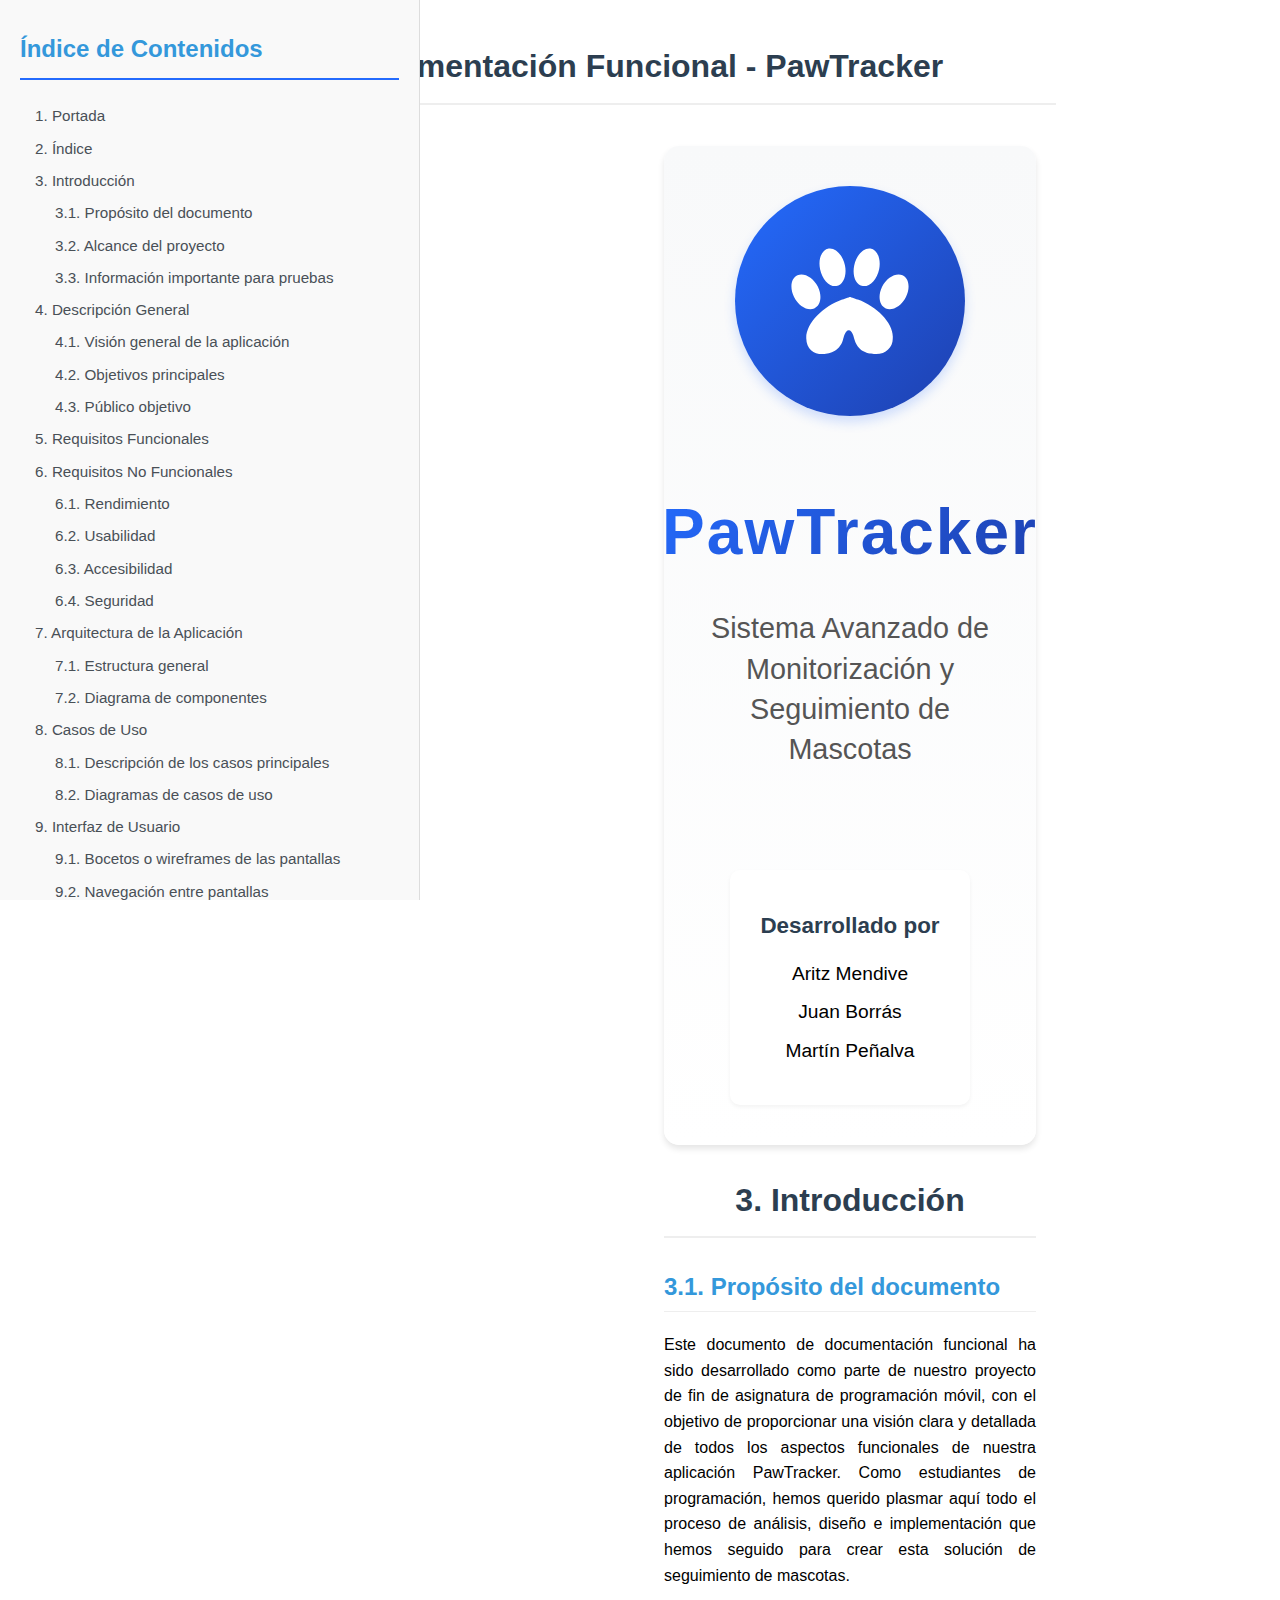
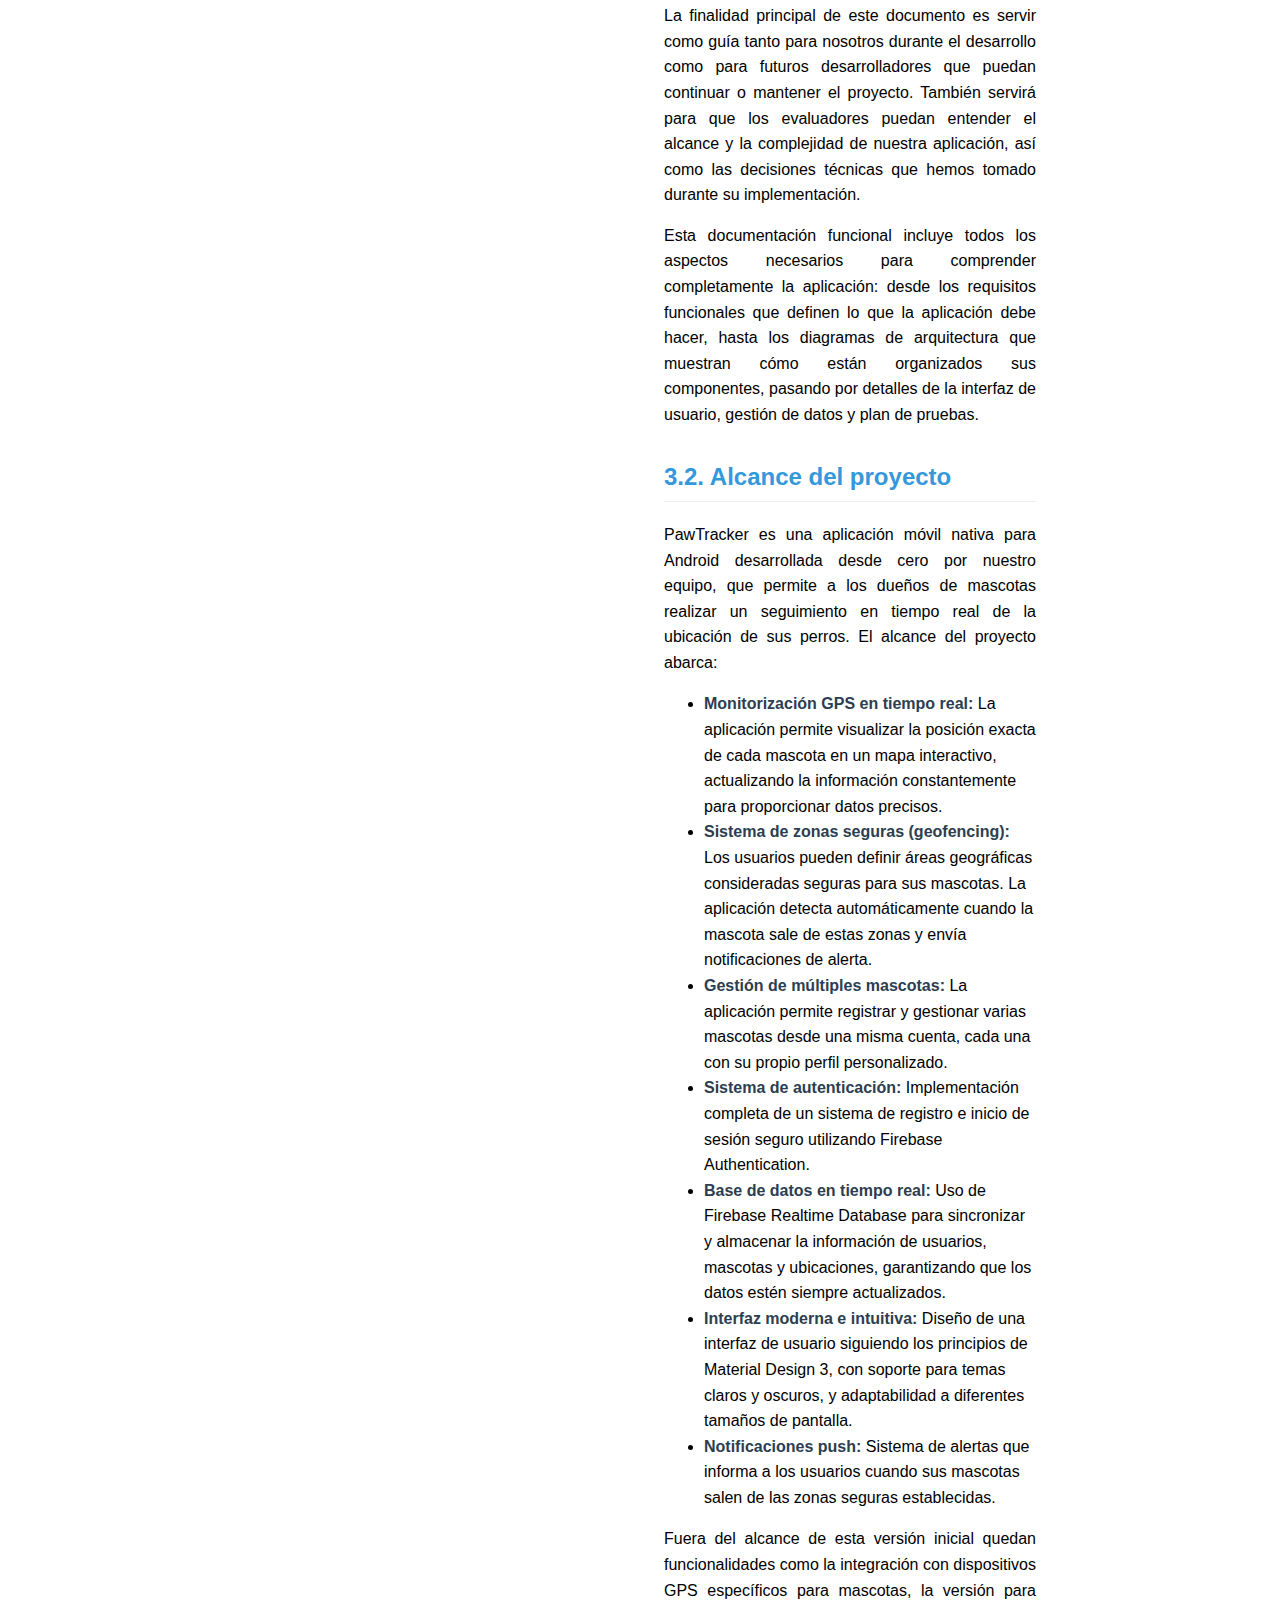
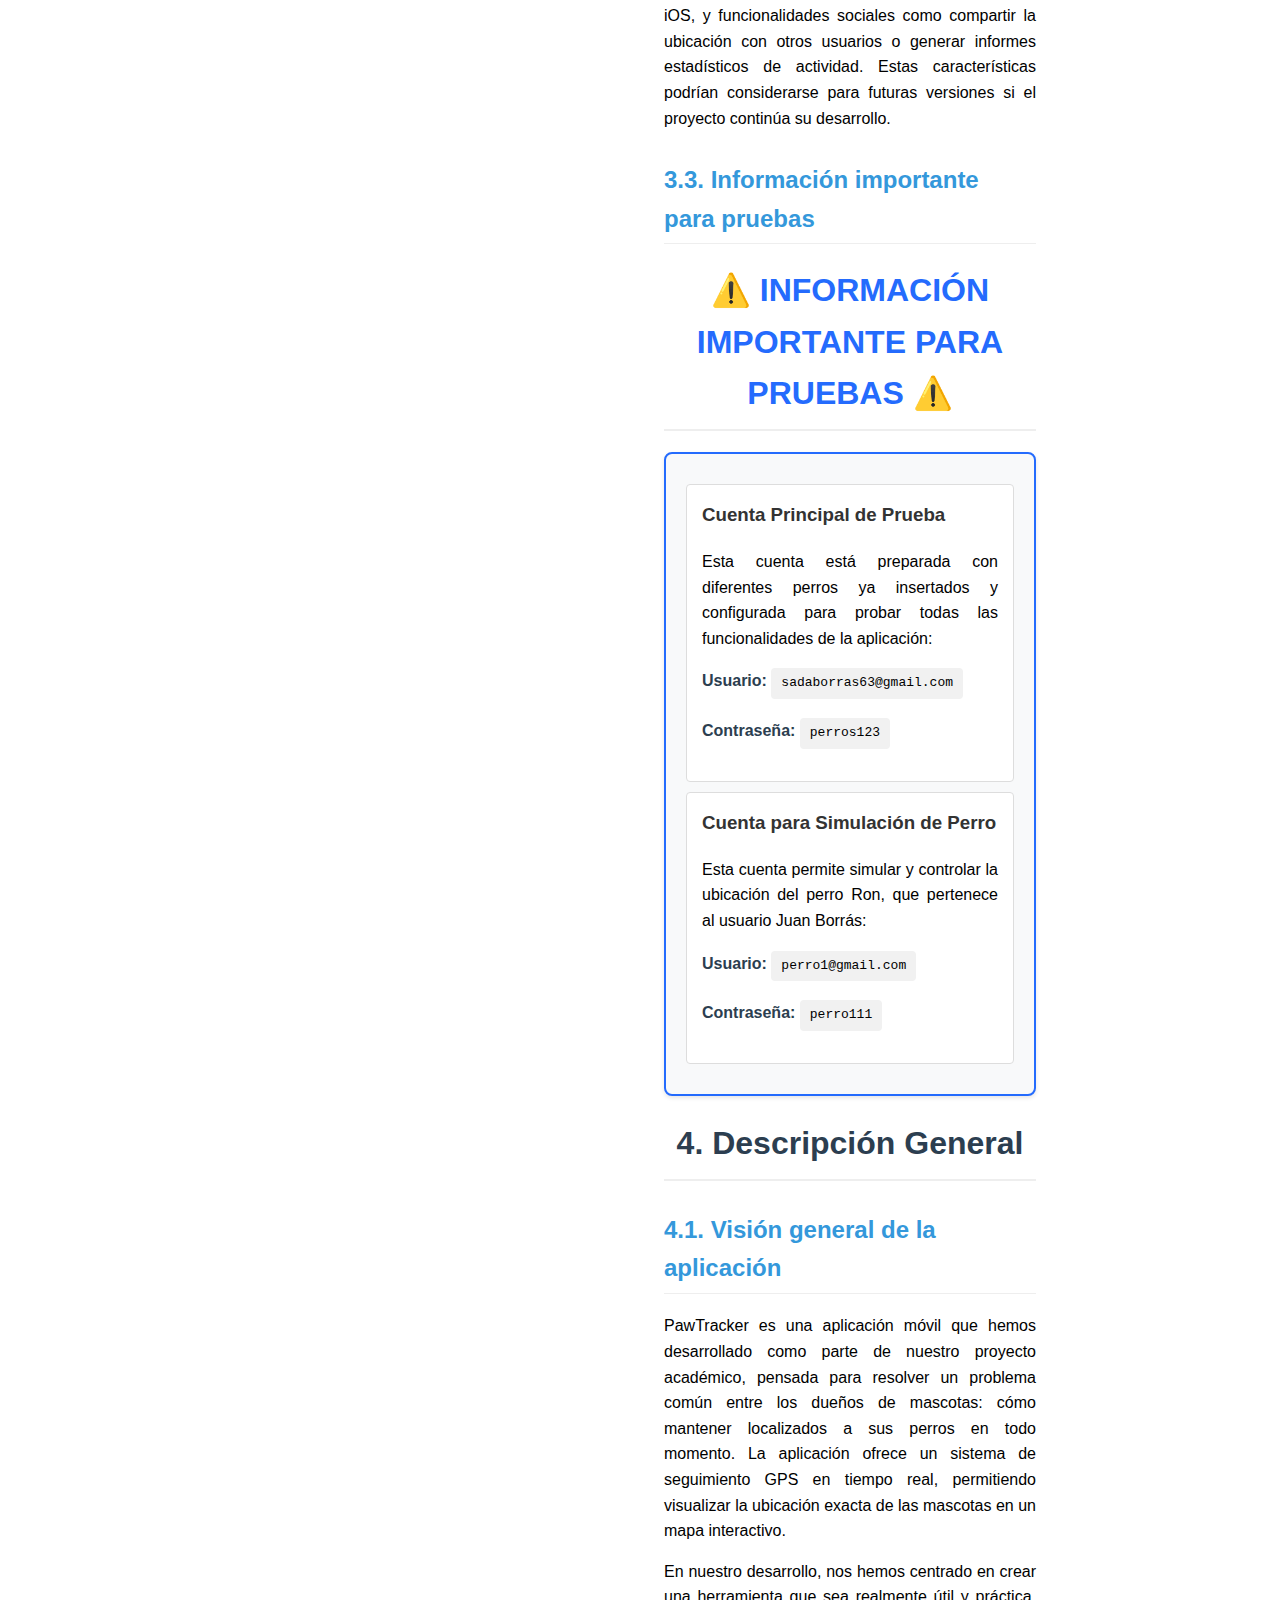
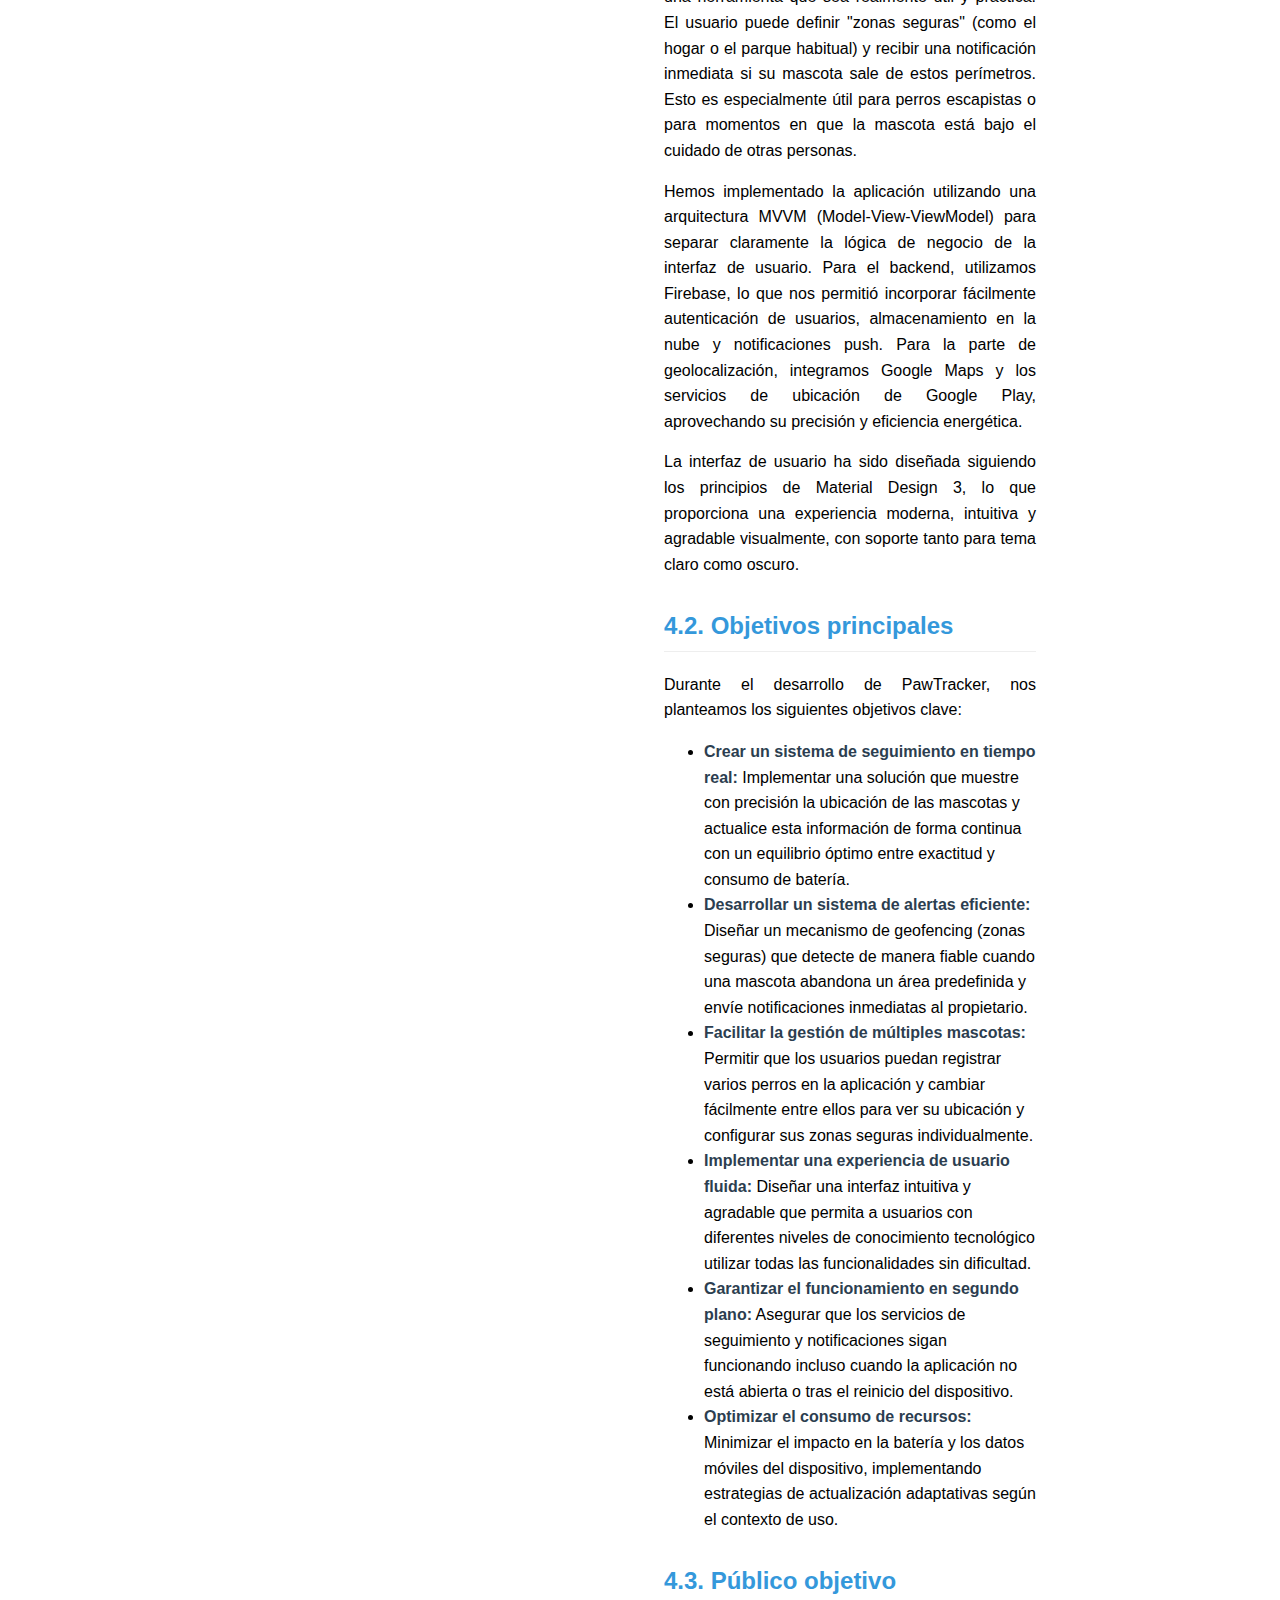
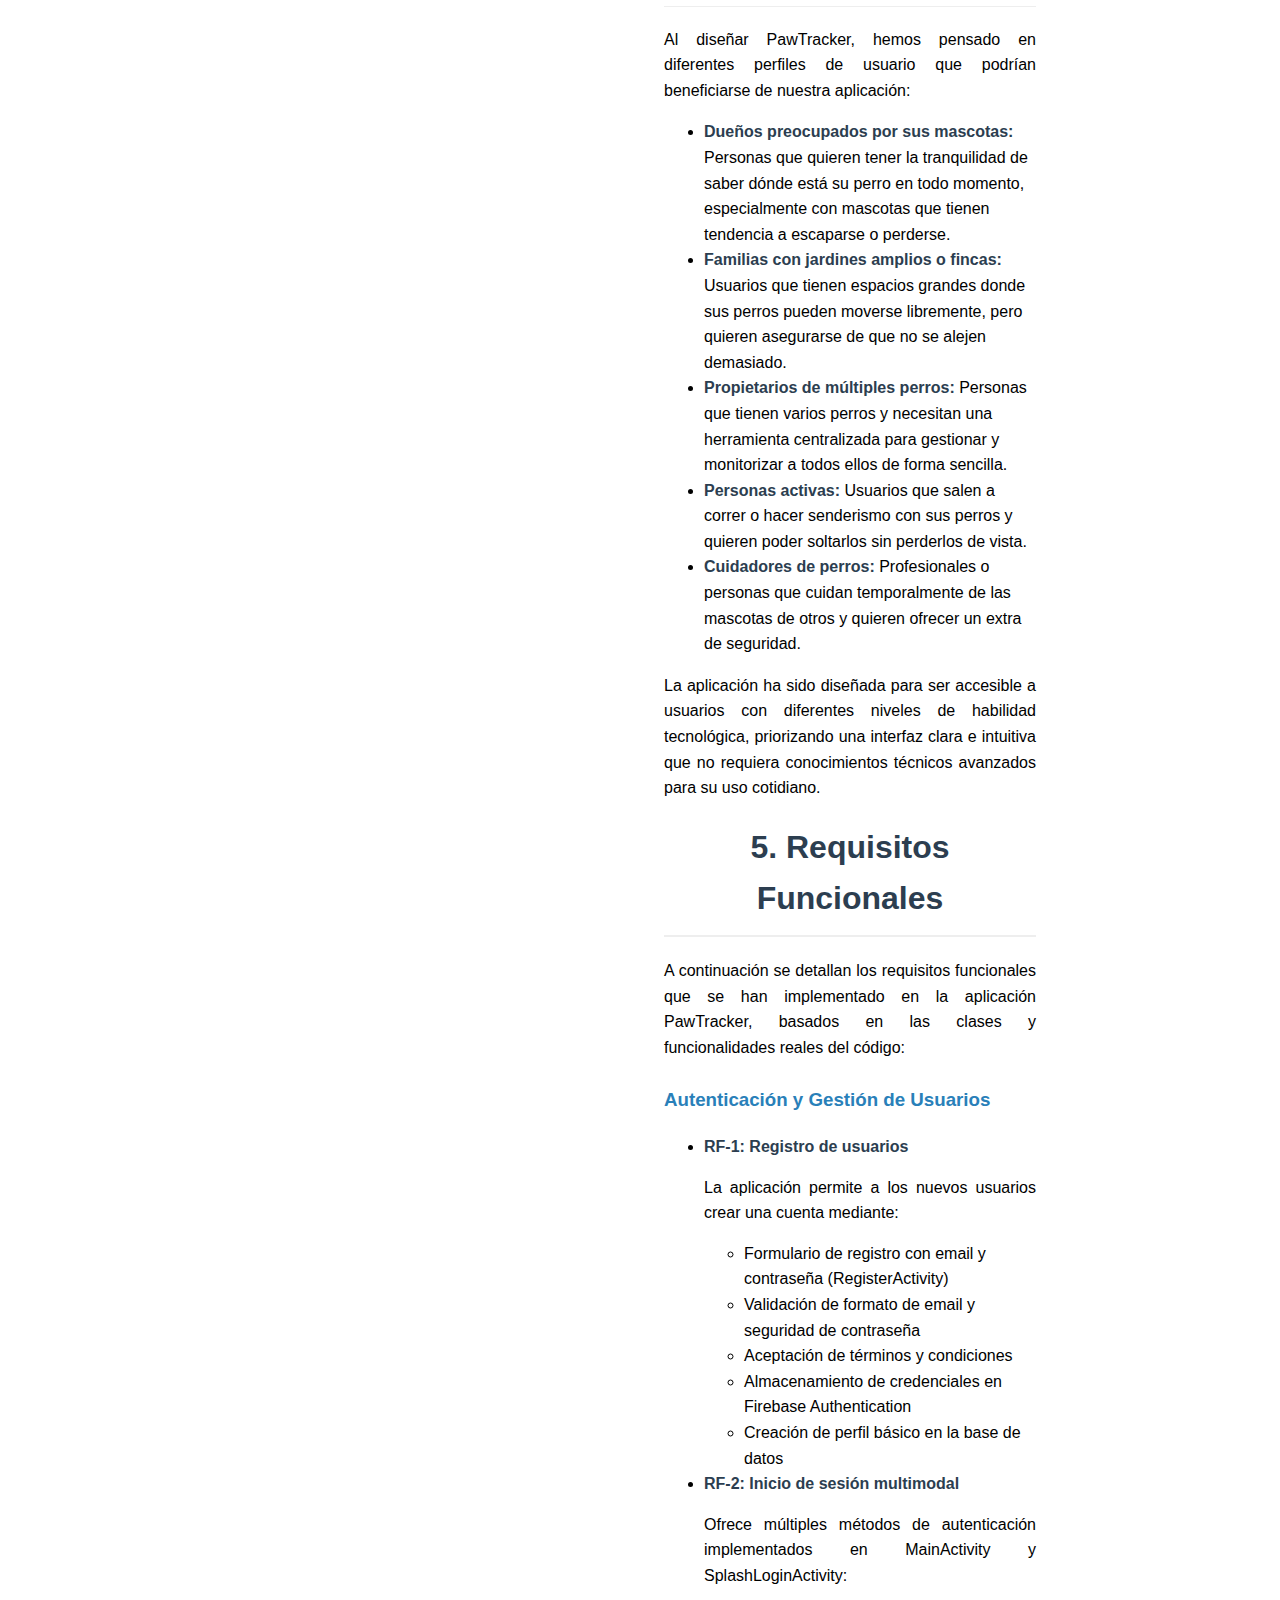
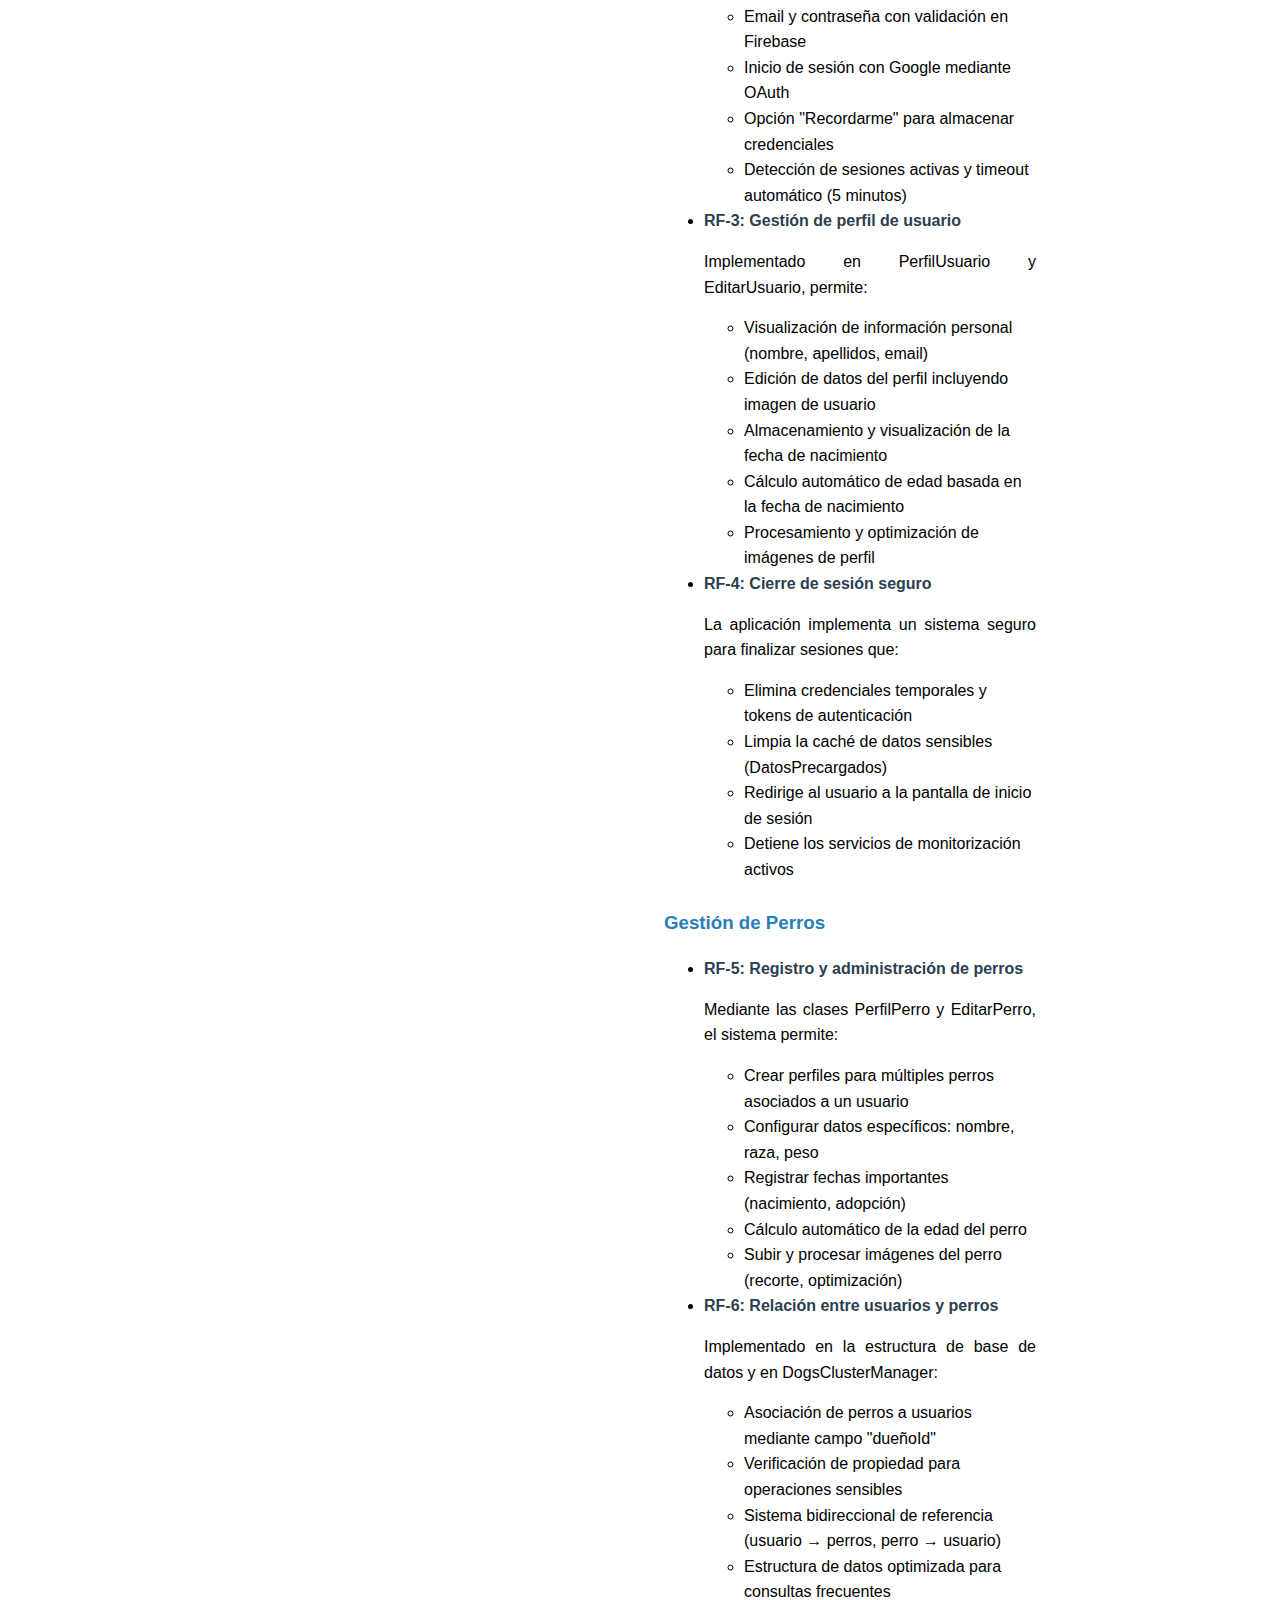
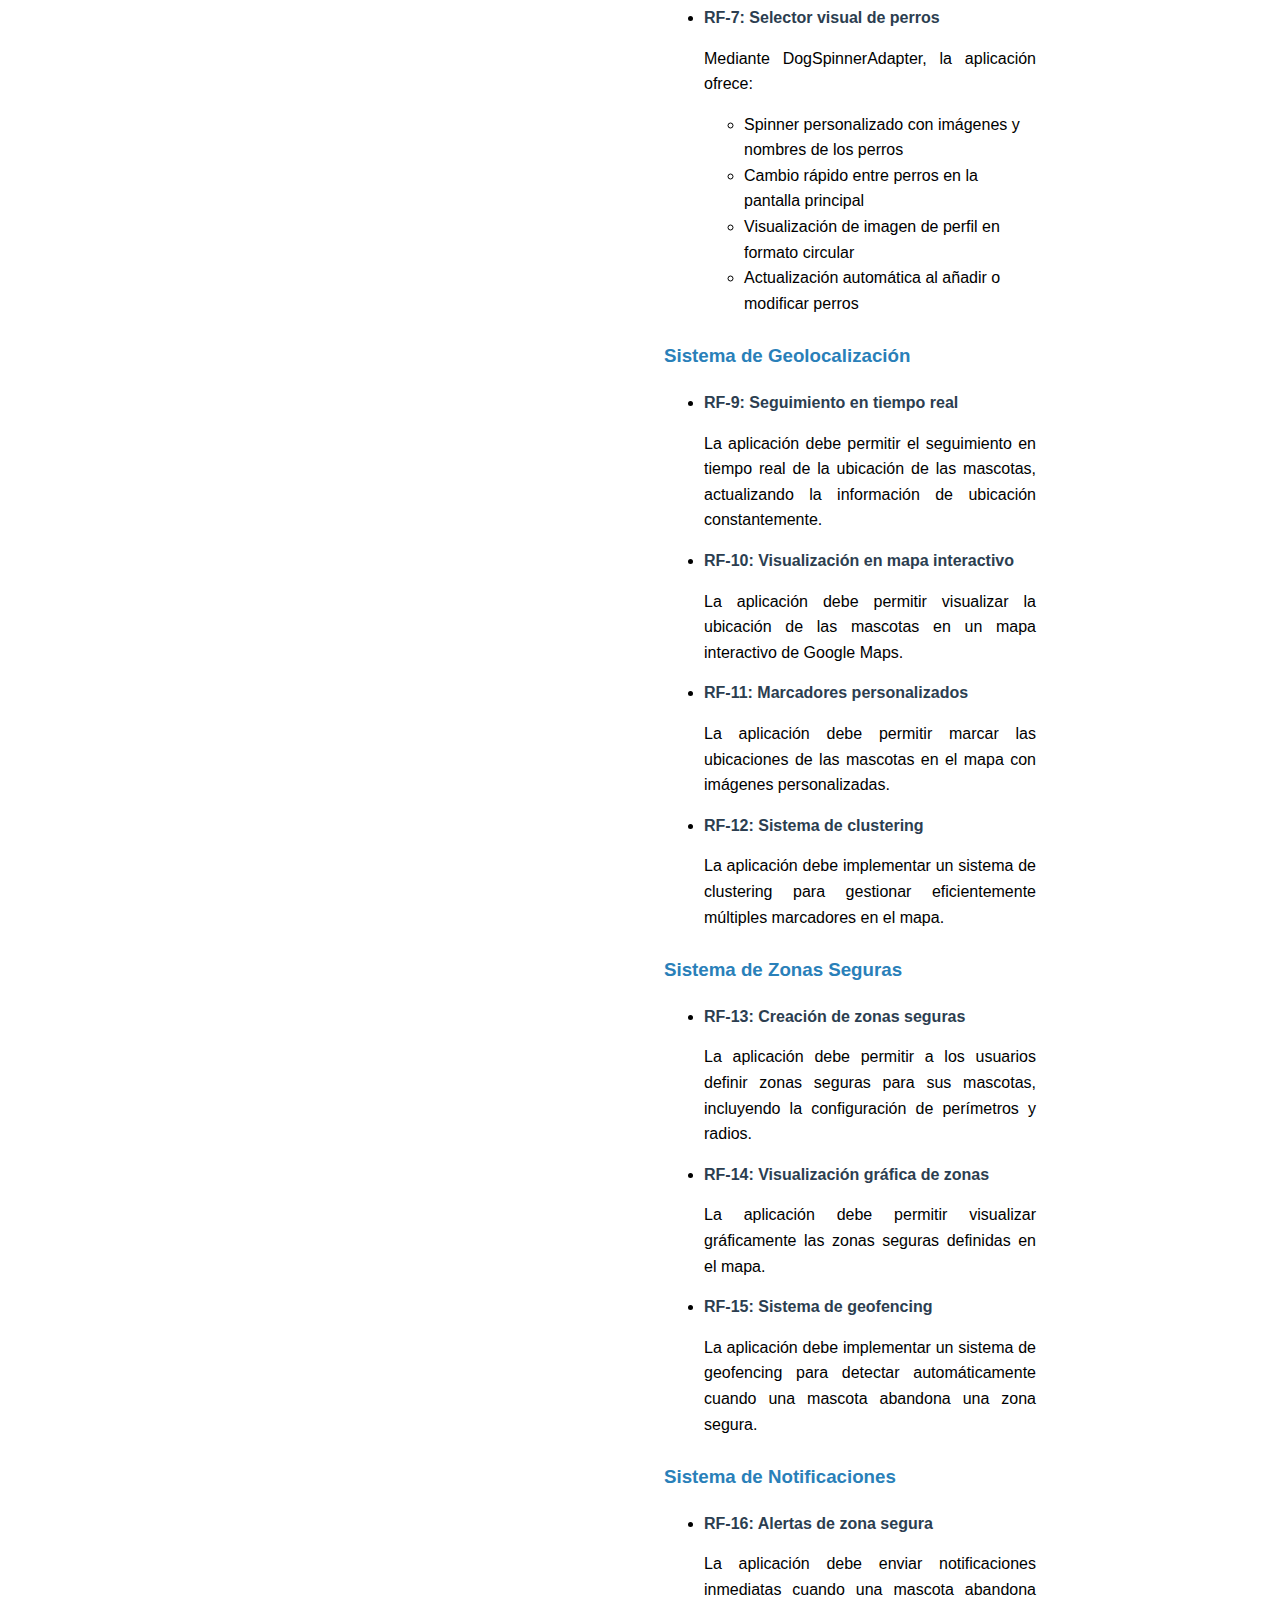
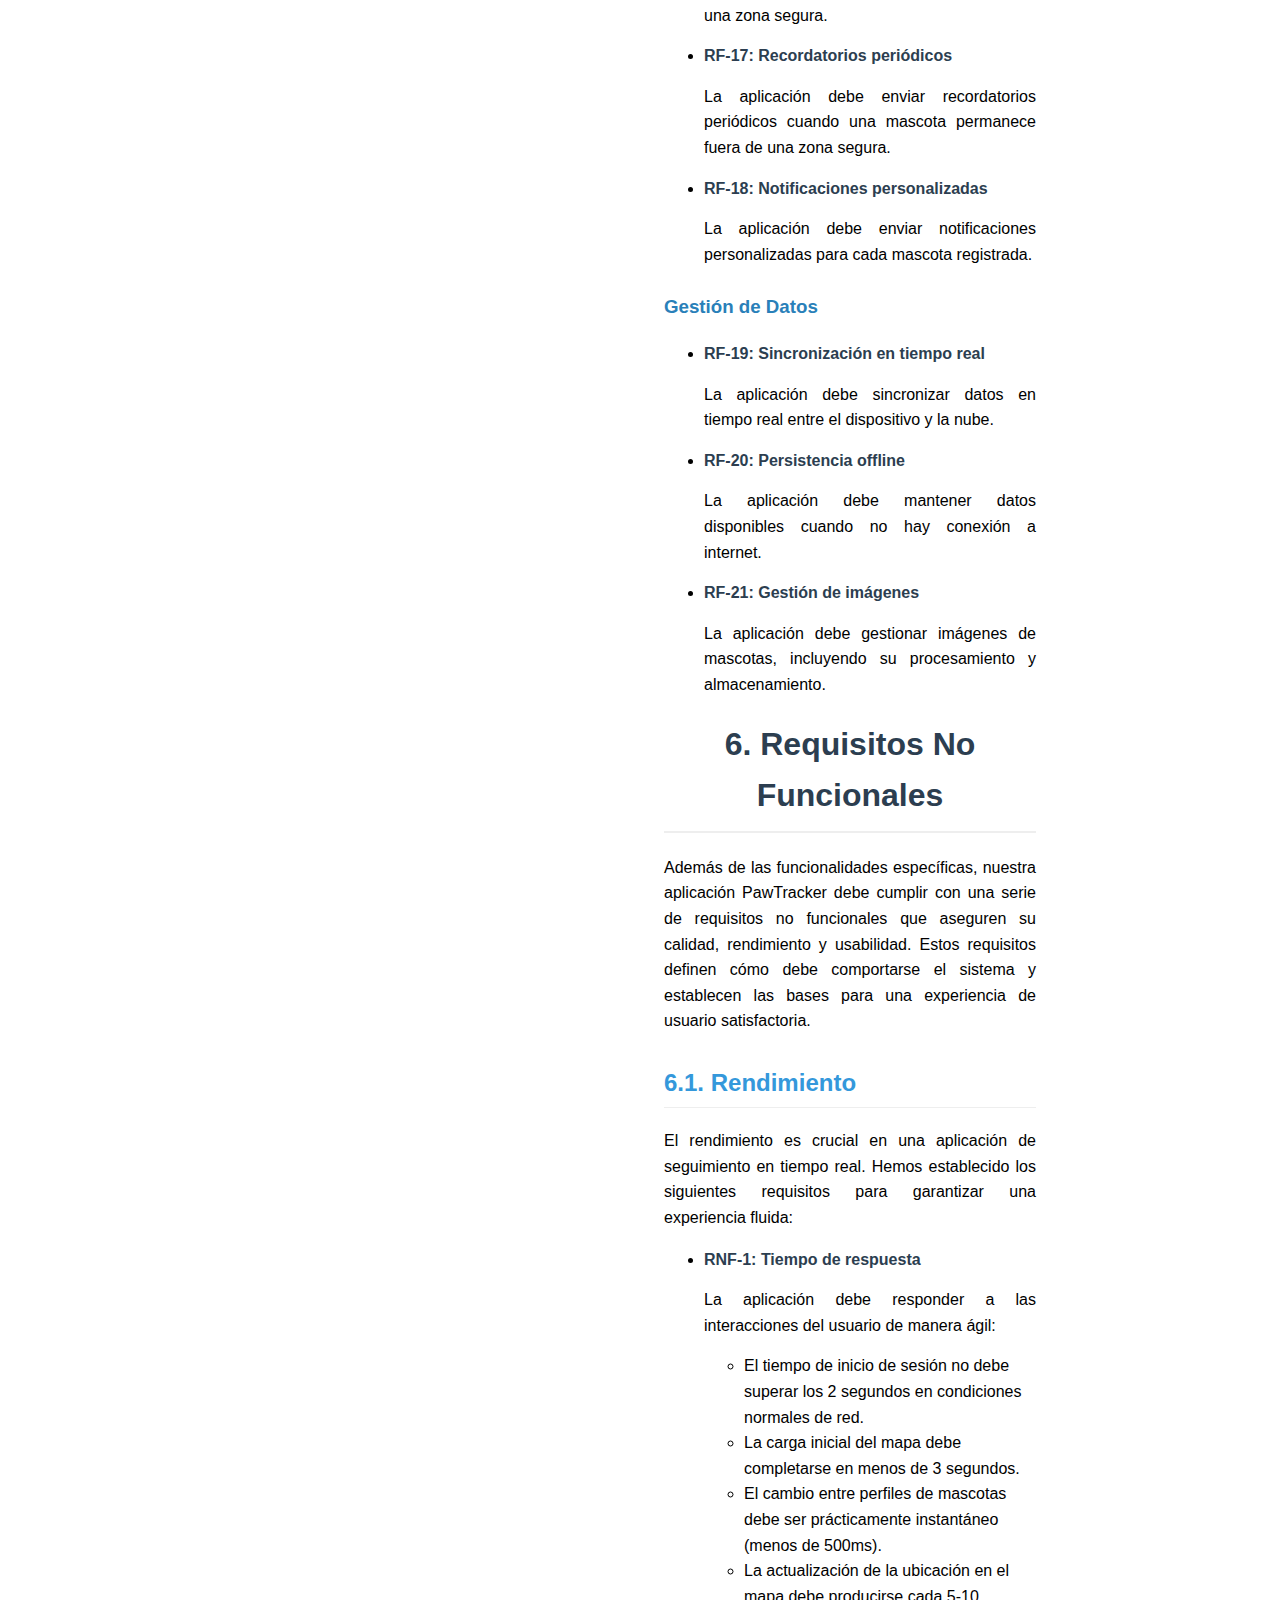
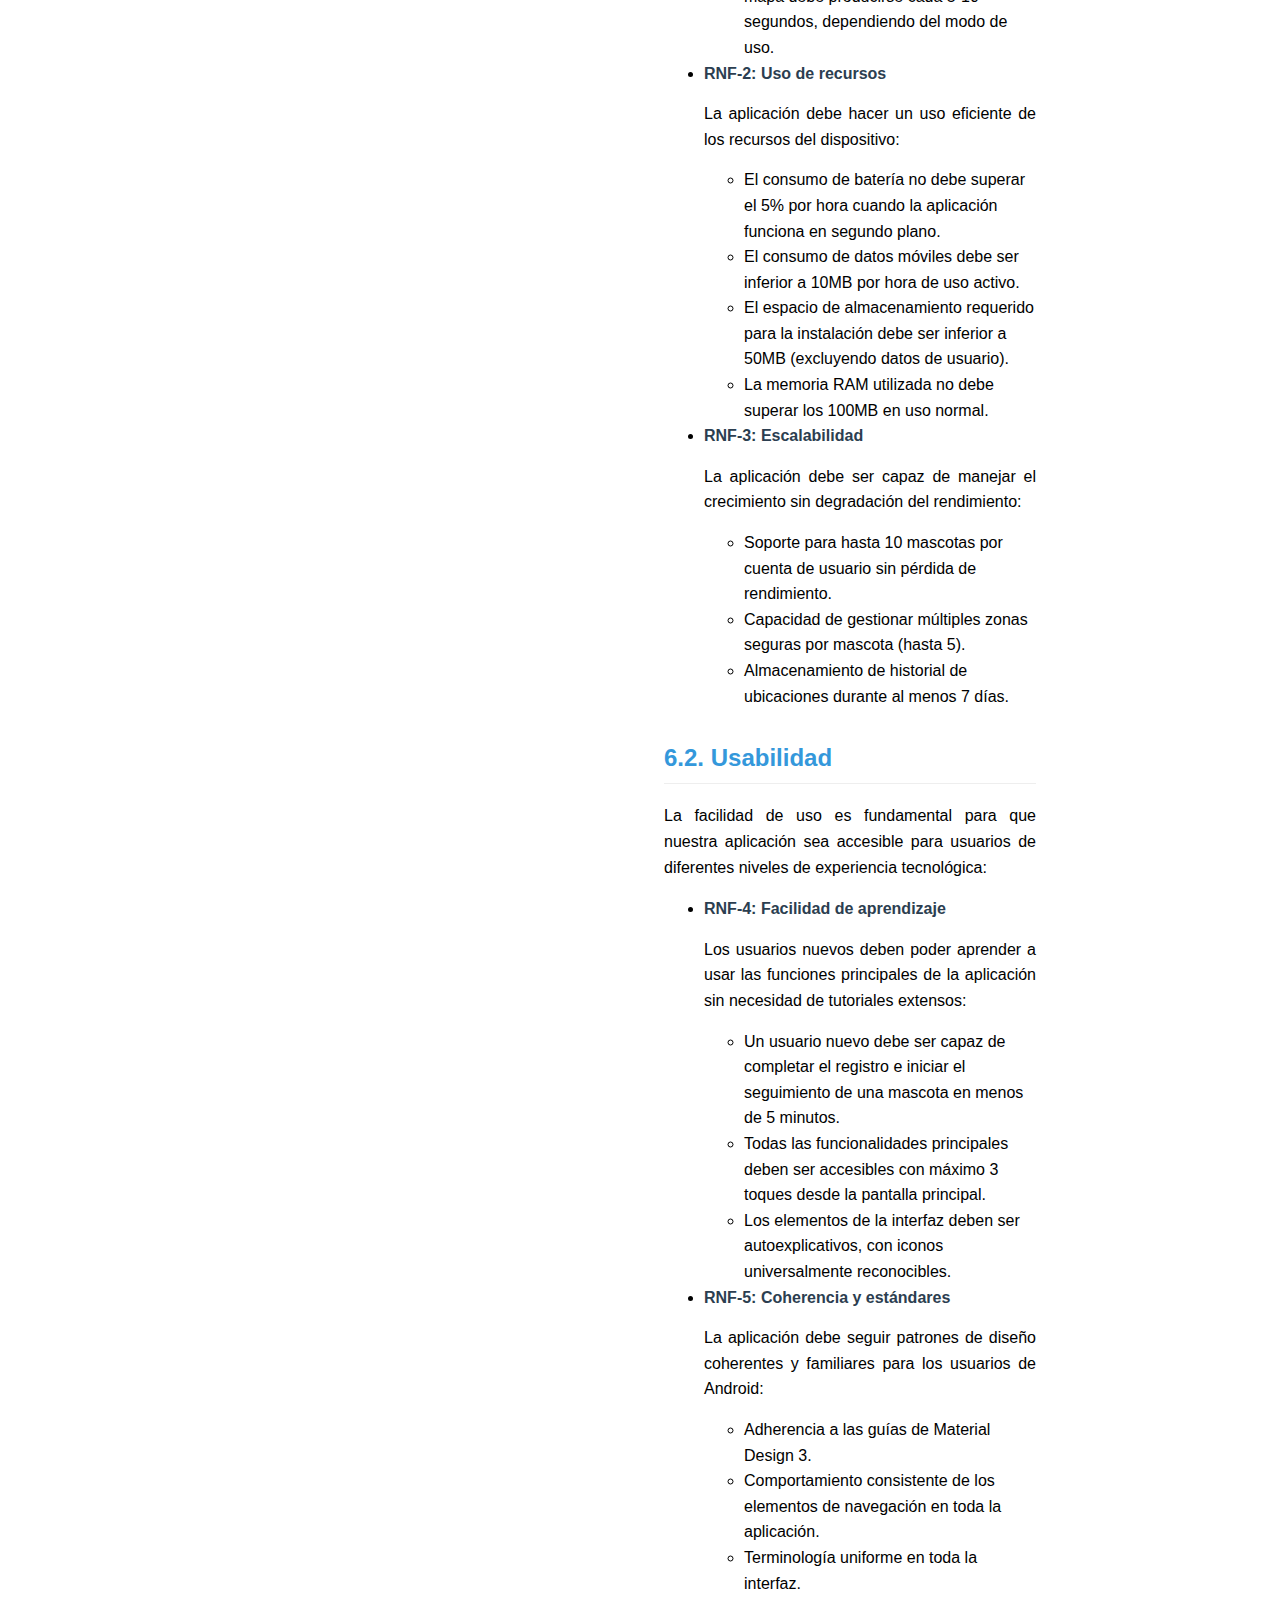
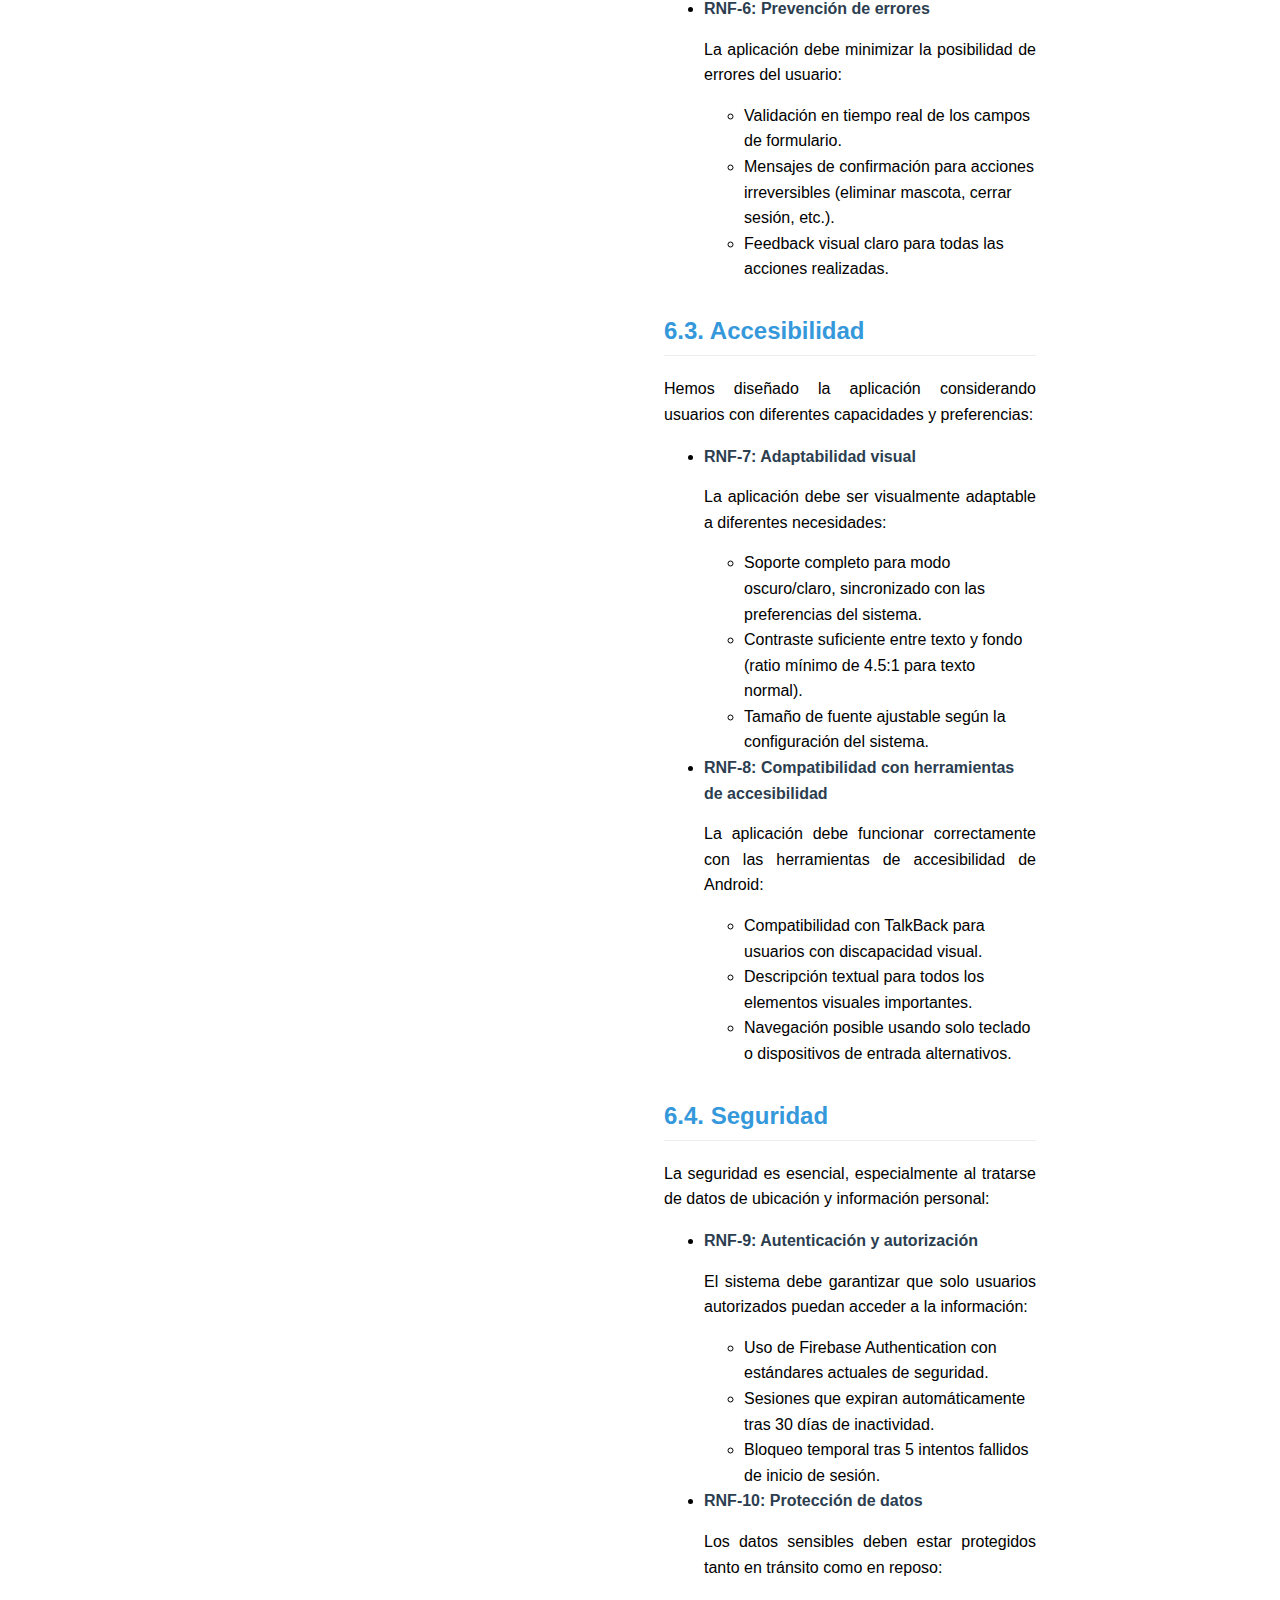
<file: memoria/Memoria FINAL copy.html>
<!DOCTYPE html>

<html lang="es">
<head>
<meta charset="utf-8"/>
<title>
   Documentación funcional - PawTracker
  </title>
<style>
  /* Estilos globales para el body */
  body { 
      font-family: Arial, sans-serif; 
      line-height: 1.6; 
      margin: 0 auto; 
      padding: 20px; 
      /* Puedes aumentar el max-width para tener más espacio total */
      max-width: 65%;
  }
  
  /* Contenedor global que agrupa el índice y el contenido principal */
  .container {
      /* No usamos grid en el body, sino dentro de este contenedor */
      display: grid;
      grid-template-columns: 420px 1fr;
  }
  
  /* Índice fijo a la izquierda */
  .toc {
      position: fixed;
      left: 0;
      top: 0;
      width: 420px;
      height: 100vh;
      overflow-y: auto;
      background-color: #f9f9f9;
      border-right: 1px solid #ddd;
      padding: 20px;
      box-sizing: border-box;
      z-index: 100;
  }
  
  /* Contenedor del contenido principal que deja espacio para el índice fijo */
  .main-content {
      margin-left: 420px; /* Reserva espacio para el índice */
      padding: 20px;
  }
  
  /* Contenedor interno para centrar el contenido principal */
  .main-inner {
     
      margin: 0 auto;
  }
  
  /* Resto de estilos existentes */
  .credenciales-prueba {
      background-color: #f8f9fa;
      border: 2px solid #246BFD;
      border-radius: 8px;
      padding: 20px;
      margin: 20px 0;
      box-shadow: 0 2px 4px rgba(0,0,0,0.1);
  }
  
  .credenciales-prueba h2 {
      color: #246BFD;
      margin-top: 0;
      text-align: center;
  }
  
  .credenciales-prueba .cuenta {
      background-color: white;
      border: 1px solid #ddd;
      border-radius: 4px;
      padding: 15px;
      margin: 10px 0;
  }
  
  .credenciales-prueba .cuenta h3 {
      color: #333;
      margin-top: 0;
  }
  
  .credenciales-prueba .credencial {
      font-family: monospace;
      background-color: #f1f1f1;
      padding: 5px 10px;
      border-radius: 4px;
      display: inline-block;
      margin: 2px 0;
  }
  
  h1 { 
      color: #2c3e50; 
      border-bottom: 2px solid #eee; 
      padding-bottom: 10px; 
      text-align: center; 
  }
  
  h2 { 
      color: #3498db; 
      margin-top: 30px; 
      border-bottom: 1px solid #eee; 
      padding-bottom: 5px; 
  }
  
  h3 { 
      color: #2980b9; 
      margin-top: 25px; 
  }
  
  h4 { 
      color: #2973a9; 
      margin-top: 20px; 
  }
  
  p { 
      margin: 15px 0; 
      text-align: justify; 
  }
  
  strong { 
      font-weight: bold; 
      color: #2c3e50; 
  }
  
  blockquote { 
      margin-left: 20px; 
      padding-left: 15px; 
      border-left: 3px solid #eee; 
      color: #555; 
  }
  
  img { 
      max-width: 100%; 
      height: auto; 
      display: block; 
      margin: 20px auto; 
      border: 1px solid #000; 
      padding: 5px; 
      box-shadow: 0 0 5px rgba(0,0,0,0.1); 
  }
  
  table { 
      border-collapse: collapse; 
      width: 100%; 
      margin: 20px 0; 
  }
  
  th, td { 
      border: 1px solid #ddd; 
      padding: 8px; 
      text-align: left; 
  }
  
  th { 
      background-color: #f2f2f2; 
      font-weight: bold; 
  }
  
  tr:nth-child(even) { 
      background-color: #f9f9f9; 
  }
  
  /* Estilos para la portada */
  .portada {
      display: flex;
      flex-direction: column;
      align-items: center;
      justify-content: center;
      min-height: 90vh;
      text-align: center;
      margin-bottom: 30px;
      background: linear-gradient(to bottom, #f8f9fa 0%, white 100%);
      border-radius: 15px;
      padding: 40px;
      box-shadow: 0 4px 6px rgba(0,0,0,0.1);
  }
  
  .app-icon {
      width: 180px;
      height: 180px;
      background: linear-gradient(135deg, #246BFD 0%, #1e40af 100%);
      border-radius: 50%;
      padding: 25px;
      margin-bottom: 40px;
      display: flex;
      align-items: center;
      justify-content: center;
      box-shadow: 0 6px 12px rgba(36,107,253,0.2);
      transition: transform 0.3s ease;
  }
  
  .app-icon:hover {
      transform: scale(1.05);
  }
  
  .app-icon svg {
      width: 140px;
      height: 140px;
  }
  
  .app-name {
      font-size: 4em;
      font-weight: bold;
      background: linear-gradient(135deg, #246BFD 0%, #1e40af 100%);
      -webkit-background-clip: text;
      -webkit-text-fill-color: transparent;
      margin: 25px 0;
      font-family: 'Montserrat', sans-serif;
      letter-spacing: 2px;
  }
  
  .app-subtitle {
      font-size: 1.8em;
      color: #555;
      margin-bottom: 50px;
      max-width: 600px;
      line-height: 1.4;
  }
  
  .authors {
      margin-top: 50px;
      padding: 30px;
      background-color: white;
      border-radius: 10px;
      box-shadow: 0 2px 4px rgba(0,0,0,0.05);
  }
  
  .authors p {
      margin: 8px 0;
      font-size: 1.2em;
      text-align: center;
  }
  
  .authors p:first-child {
      color: #246BFD;
      font-size: 1.4em;
      margin-bottom: 15px;
  }
  
  /* Estilos específicos del índice */
  .toc h2 {
      position: sticky;
      top: 0;
      background-color: #f9f9f9;
      padding: 10px 0;
      margin-top: 0;
      border-bottom: 2px solid #246BFD;
  }
  
  .toc ul {
      list-style-type: none;
      padding-left: 15px;
      margin: 0;
  }
  
  .toc ul ul {
      padding-left: 20px;
  }
  
  .toc a {
      color: #495057;
      text-decoration: none;
      font-size: 0.95em;
      display: block;
      padding: 4px 0;
      transition: all 0.2s ease;
  }
  
  .toc a:hover {
      color: #246BFD;
      padding-left: 5px;
  }
  
  @media (max-width: 768px) {
      .toc {
          display: none;
      }
      .main-content {
          margin-left: 0;
      }
  }
</style>
 

</head>
<body>

<h1>Documentación Funcional - PawTracker</h1>


<!-- 2. Índice -->
<div class="toc" id="indice">
    <h2>Índice de Contenidos</h2>
    <ul>
        <li><a href="#portada">1. Portada</a></li>
        <li><a href="#indice">2. Índice</a></li>
        <li><a href="#introduccion">3. Introducción</a>
            <ul>
                <li><a href="#proposito">3.1. Propósito del documento</a></li>
                <li><a href="#alcance">3.2. Alcance del proyecto</a></li>
                <li><a href="#info-pruebas">3.3. Información importante para pruebas</a></li>
            </ul>
</li>
        <li><a href="#descripcion-general">4. Descripción General</a>
            <ul>
                <li><a href="#vision-general">4.1. Visión general de la aplicación</a></li>
                <li><a href="#objetivos-principales">4.2. Objetivos principales</a></li>
                <li><a href="#publico-objetivo">4.3. Público objetivo</a></li>
</ul>
</li>
        <li><a href="#requisitos-funcionales">5. Requisitos Funcionales</a></li>
        <li><a href="#requisitos-no-funcionales">6. Requisitos No Funcionales</a>
            <ul>
                <li><a href="#rendimiento">6.1. Rendimiento</a></li>
                <li><a href="#usabilidad">6.2. Usabilidad</a></li>
                <li><a href="#accesibilidad">6.3. Accesibilidad</a></li>
                <li><a href="#seguridad">6.4. Seguridad</a></li>
            </ul>
</li>
        <li><a href="#arquitectura">7. Arquitectura de la Aplicación</a>
            <ul>
                <li><a href="#estructura-general">7.1. Estructura general</a></li>
                <li><a href="#diagrama-componentes">7.2. Diagrama de componentes</a></li>
            </ul>
</li>
        <li><a href="#casos-uso">8. Casos de Uso</a>
            <ul>
                <li><a href="#descripcion-casos">8.1. Descripción de los casos principales</a></li>
                <li><a href="#diagramas-casos">8.2. Diagramas de casos de uso</a></li>
            </ul>
</li>
        <li><a href="#interfaz">9. Interfaz de Usuario</a>
            <ul>
                <li><a href="#bocetos">9.1. Bocetos o wireframes de las pantallas</a></li>
                <li><a href="#navegacion">9.2. Navegación entre pantallas</a></li>
            </ul>
</li>
        <li><a href="#integraciones">10. Integraciones Externas</a>
            <ul>
                <li><a href="#apis">10.1. APIs o servicios externos utilizados</a></li>
                <li><a href="#conexion">10.2. Detalles de conexión y autenticación</a></li>
</ul>
</li>
        <li><a href="#gestion-datos">11. Gestión de Datos</a>
            <ul>
                <li><a href="#modelo-datos">11.1. Modelo de datos</a></li>
                <li><a href="#diagrama-er">11.2. Diagrama entidad-relación</a></li>
                <li><a href="#flujo-datos">11.3. Flujo de datos</a></li>
            </ul>
</li>
        <li><a href="#plan-pruebas">12. Plan de Pruebas</a>
            <ul>
                <li><a href="#estrategia">12.1. Estrategia de pruebas funcionales</a></li>
                <li><a href="#escenarios">12.2. Escenarios de prueba</a></li>
            </ul>
</li>
        <li><a href="#cronograma">13. Cronograma de Desarrollo</a>
            <ul>
                <li><a href="#fases">13.1. Fases del proyecto</a></li>
                <li><a href="#plazos">13.2. Plazos y responsables</a></li>
</ul>
</li>
        <li><a href="#conclusion">14. Conclusión</a>
            <ul>
                <li><a href="#decisiones">14.1. Resumen de las decisiones clave</a></li>
                <li><a href="#mejoras">14.2. Propuestas de mejora futura</a></li>
            </ul>
</li>
        <li><a href="#anexos">15. Anexos</a>
            <ul>
                <li><a href="#documentos">15.1. Documentos adicionales</a></li>
</ul>
</li>
    </ul>
</div>
<div class="main-content">
    <div class="main-inner">

<!-- 1. Portada -->
<div class="portada">
    <div class="app-icon">
        <!-- Icono de la aplicación (SVG extraído de app_icon_paw.xml) -->
        <svg xmlns="http://www.w3.org/2000/svg" width="24" height="24" viewBox="0 0 24 24">
            <path fill="white" d="M8.35,3C9.53,2.83 10.78,4.12 11.14,5.9C11.5,7.67 10.85,9.25 9.67,9.43C8.5,9.61 7.24,8.32 6.87,6.54C6.5,4.77 7.17,3.19 8.35,3M15.5,3C16.69,3.19 17.35,4.77 17,6.54C16.62,8.32 15.37,9.61 14.19,9.43C13,9.25 12.35,7.67 12.72,5.9C13.08,4.12 14.33,2.83 15.5,3M3,7.6C4.14,7.11 5.69,8 6.5,9.55C7.26,11.13 7,12.8 5.87,13.29C4.74,13.78 3.2,12.89 2.41,11.32C1.62,9.75 1.9,8.08 3,7.6M21,7.6C22.1,8.08 22.38,9.75 21.59,11.32C20.8,12.89 19.26,13.78 18.13,13.29C17,12.8 16.74,11.13 17.5,9.55C18.31,8 19.86,7.11 21,7.6M19.33,18.38C19.37,19.85 18.2,21.1 16.46,21.1C15.69,21.1 13.46,21.05 12.78,18.66C12.67,18.26 12.42,17 11.79,17C11.16,17 10.9,18.26 10.8,18.66C10.2,20.76 8.23,21.1 7.25,21.1C5.75,21.1 4.53,20.23 4.5,18.38C4.45,15.88 7.35,12.94 10.66,11.76C10.76,11.73 11.93,11.31 12,11.3C12.07,11.29 13.24,11.73 13.34,11.76C16.65,12.96 19.55,15.89 19.33,18.38Z" />
        </svg>
    </div>
    <div class="app-name">PawTracker</div>
    <div class="app-subtitle">Sistema Avanzado de Monitorización y Seguimiento de Mascotas</div>
    <div class="authors">
        <p><strong>Desarrollado por</strong></p>
        <p>Aritz Mendive</p>
        <p>Juan Borrás</p>
        <p>Martín Peñalva</p>
    </div>
</div>


<h1 id="introduccion">3. Introducción</h1>
<h2 id="proposito">3.1. Propósito del documento</h2>
<p>Este documento de documentación funcional ha sido desarrollado como parte de nuestro proyecto de fin de asignatura de programación móvil, con el objetivo de proporcionar una visión clara y detallada de todos los aspectos funcionales de nuestra aplicación PawTracker. Como estudiantes de programación, hemos querido plasmar aquí todo el proceso de análisis, diseño e implementación que hemos seguido para crear esta solución de seguimiento de mascotas.</p>

<p>La finalidad principal de este documento es servir como guía tanto para nosotros durante el desarrollo como para futuros desarrolladores que puedan continuar o mantener el proyecto. También servirá para que los evaluadores puedan entender el alcance y la complejidad de nuestra aplicación, así como las decisiones técnicas que hemos tomado durante su implementación.</p>

<p>Esta documentación funcional incluye todos los aspectos necesarios para comprender completamente la aplicación: desde los requisitos funcionales que definen lo que la aplicación debe hacer, hasta los diagramas de arquitectura que muestran cómo están organizados sus componentes, pasando por detalles de la interfaz de usuario, gestión de datos y plan de pruebas.</p>

<h2 id="alcance">3.2. Alcance del proyecto</h2>
<p>PawTracker es una aplicación móvil nativa para Android desarrollada desde cero por nuestro equipo, que permite a los dueños de mascotas realizar un seguimiento en tiempo real de la ubicación de sus perros. El alcance del proyecto abarca:</p>

<ul>
    <li><strong>Monitorización GPS en tiempo real:</strong> La aplicación permite visualizar la posición exacta de cada mascota en un mapa interactivo, actualizando la información constantemente para proporcionar datos precisos.</li>
    
    <li><strong>Sistema de zonas seguras (geofencing):</strong> Los usuarios pueden definir áreas geográficas consideradas seguras para sus mascotas. La aplicación detecta automáticamente cuando la mascota sale de estas zonas y envía notificaciones de alerta.</li>
    
    <li><strong>Gestión de múltiples mascotas:</strong> La aplicación permite registrar y gestionar varias mascotas desde una misma cuenta, cada una con su propio perfil personalizado.</li>
    
    <li><strong>Sistema de autenticación:</strong> Implementación completa de un sistema de registro e inicio de sesión seguro utilizando Firebase Authentication.</li>
    
    <li><strong>Base de datos en tiempo real:</strong> Uso de Firebase Realtime Database para sincronizar y almacenar la información de usuarios, mascotas y ubicaciones, garantizando que los datos estén siempre actualizados.</li>
    
    <li><strong>Interfaz moderna e intuitiva:</strong> Diseño de una interfaz de usuario siguiendo los principios de Material Design 3, con soporte para temas claros y oscuros, y adaptabilidad a diferentes tamaños de pantalla.</li>
    
    <li><strong>Notificaciones push:</strong> Sistema de alertas que informa a los usuarios cuando sus mascotas salen de las zonas seguras establecidas.</li>
</ul>

<p>Fuera del alcance de esta versión inicial quedan funcionalidades como la integración con dispositivos GPS específicos para mascotas, la versión para iOS, y funcionalidades sociales como compartir la ubicación con otros usuarios o generar informes estadísticos de actividad. Estas características podrían considerarse para futuras versiones si el proyecto continúa su desarrollo.</p>

<h2 id="info-pruebas">3.3. Información importante para pruebas</h2>

<h1 style="text-align: center; color: #246BFD;">⚠️ INFORMACIÓN IMPORTANTE PARA PRUEBAS ⚠️</h1>

<div class="credenciales-prueba" style="background-color: #f8f9fa; border: 2px solid #246BFD; border-radius: 8px; padding: 20px; margin: 20px 0;">
    <div class="cuenta" style="background-color: white; border: 1px solid #ddd; border-radius: 4px; padding: 15px; margin: 10px 0;">
        <h3>Cuenta Principal de Prueba</h3>
        <p>Esta cuenta está preparada con diferentes perros ya insertados y configurada para probar todas las funcionalidades de la aplicación:</p>
        <p><strong>Usuario:</strong> <span class="credencial" style="font-family: monospace; background-color: #f1f1f1; padding: 5px 10px; border-radius: 4px;">sadaborras63@gmail.com</span></p>
        <p><strong>Contraseña:</strong> <span class="credencial" style="font-family: monospace; background-color: #f1f1f1; padding: 5px 10px; border-radius: 4px;">perros123</span></p>
    </div>

    <div class="cuenta" style="background-color: white; border: 1px solid #ddd; border-radius: 4px; padding: 15px; margin: 10px 0;">
        <h3>Cuenta para Simulación de Perro</h3>
        <p>Esta cuenta permite simular y controlar la ubicación del perro Ron, que pertenece al usuario Juan Borrás:</p>
        <p><strong>Usuario:</strong> <span class="credencial" style="font-family: monospace; background-color: #f1f1f1; padding: 5px 10px; border-radius: 4px;">perro1@gmail.com</span></p>
        <p><strong>Contraseña:</strong> <span class="credencial" style="font-family: monospace; background-color: #f1f1f1; padding: 5px 10px; border-radius: 4px;">perro111</span></p>
    </div>
</div>

<h1 id="descripcion-general">4. Descripción General</h1>
<h2 id="vision-general">4.1. Visión general de la aplicación</h2>
<p>PawTracker es una aplicación móvil que hemos desarrollado como parte de nuestro proyecto académico, pensada para resolver un problema común entre los dueños de mascotas: cómo mantener localizados a sus perros en todo momento. La aplicación ofrece un sistema de seguimiento GPS en tiempo real, permitiendo visualizar la ubicación exacta de las mascotas en un mapa interactivo.</p>

<p>En nuestro desarrollo, nos hemos centrado en crear una herramienta que sea realmente útil y práctica. El usuario puede definir "zonas seguras" (como el hogar o el parque habitual) y recibir una notificación inmediata si su mascota sale de estos perímetros. Esto es especialmente útil para perros escapistas o para momentos en que la mascota está bajo el cuidado de otras personas.</p>

<p>Hemos implementado la aplicación utilizando una arquitectura MVVM (Model-View-ViewModel) para separar claramente la lógica de negocio de la interfaz de usuario. Para el backend, utilizamos Firebase, lo que nos permitió incorporar fácilmente autenticación de usuarios, almacenamiento en la nube y notificaciones push. Para la parte de geolocalización, integramos Google Maps y los servicios de ubicación de Google Play, aprovechando su precisión y eficiencia energética.</p>

<p>La interfaz de usuario ha sido diseñada siguiendo los principios de Material Design 3, lo que proporciona una experiencia moderna, intuitiva y agradable visualmente, con soporte tanto para tema claro como oscuro.</p>

<h2 id="objetivos-principales">4.2. Objetivos principales</h2>
<p>Durante el desarrollo de PawTracker, nos planteamos los siguientes objetivos clave:</p>

<ul>
    <li><strong>Crear un sistema de seguimiento en tiempo real:</strong> Implementar una solución que muestre con precisión la ubicación de las mascotas y actualice esta información de forma continua con un equilibrio óptimo entre exactitud y consumo de batería.</li>
    
    <li><strong>Desarrollar un sistema de alertas eficiente:</strong> Diseñar un mecanismo de geofencing (zonas seguras) que detecte de manera fiable cuando una mascota abandona un área predefinida y envíe notificaciones inmediatas al propietario.</li>
    
    <li><strong>Facilitar la gestión de múltiples mascotas:</strong> Permitir que los usuarios puedan registrar varios perros en la aplicación y cambiar fácilmente entre ellos para ver su ubicación y configurar sus zonas seguras individualmente.</li>
    
    <li><strong>Implementar una experiencia de usuario fluida:</strong> Diseñar una interfaz intuitiva y agradable que permita a usuarios con diferentes niveles de conocimiento tecnológico utilizar todas las funcionalidades sin dificultad.</li>
    
    <li><strong>Garantizar el funcionamiento en segundo plano:</strong> Asegurar que los servicios de seguimiento y notificaciones sigan funcionando incluso cuando la aplicación no está abierta o tras el reinicio del dispositivo.</li>
    
    <li><strong>Optimizar el consumo de recursos:</strong> Minimizar el impacto en la batería y los datos móviles del dispositivo, implementando estrategias de actualización adaptativas según el contexto de uso.</li>
</ul>

<h2 id="publico-objetivo">4.3. Público objetivo</h2>
<p>Al diseñar PawTracker, hemos pensado en diferentes perfiles de usuario que podrían beneficiarse de nuestra aplicación:</p>

<ul>
    <li><strong>Dueños preocupados por sus mascotas:</strong> Personas que quieren tener la tranquilidad de saber dónde está su perro en todo momento, especialmente con mascotas que tienen tendencia a escaparse o perderse.</li>
    
    <li><strong>Familias con jardines amplios o fincas:</strong> Usuarios que tienen espacios grandes donde sus perros pueden moverse libremente, pero quieren asegurarse de que no se alejen demasiado.</li>
    
    <li><strong>Propietarios de múltiples perros:</strong> Personas que tienen varios perros y necesitan una herramienta centralizada para gestionar y monitorizar a todos ellos de forma sencilla.</li>
    
    <li><strong>Personas activas:</strong> Usuarios que salen a correr o hacer senderismo con sus perros y quieren poder soltarlos sin perderlos de vista.</li>
    
    <li><strong>Cuidadores de perros:</strong> Profesionales o personas que cuidan temporalmente de las mascotas de otros y quieren ofrecer un extra de seguridad.</li>
</ul>

<p>La aplicación ha sido diseñada para ser accesible a usuarios con diferentes niveles de habilidad tecnológica, priorizando una interfaz clara e intuitiva que no requiera conocimientos técnicos avanzados para su uso cotidiano.</p>

<h1 id="requisitos-funcionales">5. Requisitos Funcionales</h1>
<p>A continuación se detallan los requisitos funcionales que se han implementado en la aplicación PawTracker, basados en las clases y funcionalidades reales del código:</p>

<h3>Autenticación y Gestión de Usuarios</h3>
<ul>
    <li><strong>RF-1: Registro de usuarios</strong>
        <p>La aplicación permite a los nuevos usuarios crear una cuenta mediante:</p>
        <ul>
            <li>Formulario de registro con email y contraseña (RegisterActivity)</li>
            <li>Validación de formato de email y seguridad de contraseña</li>
            <li>Aceptación de términos y condiciones</li>
            <li>Almacenamiento de credenciales en Firebase Authentication</li>
            <li>Creación de perfil básico en la base de datos</li>
        </ul>
</li>
    
    <li><strong>RF-2: Inicio de sesión multimodal</strong>
        <p>Ofrece múltiples métodos de autenticación implementados en MainActivity y SplashLoginActivity:</p>
        <ul>
            <li>Email y contraseña con validación en Firebase</li>
            <li>Inicio de sesión con Google mediante OAuth</li>
            <li>Opción "Recordarme" para almacenar credenciales</li>
            <li>Detección de sesiones activas y timeout automático (5 minutos)</li>
</ul>
</li>
    
    <li><strong>RF-3: Gestión de perfil de usuario</strong>
        <p>Implementado en PerfilUsuario y EditarUsuario, permite:</p>
        <ul>
            <li>Visualización de información personal (nombre, apellidos, email)</li>
            <li>Edición de datos del perfil incluyendo imagen de usuario</li>
            <li>Almacenamiento y visualización de la fecha de nacimiento</li>
            <li>Cálculo automático de edad basada en la fecha de nacimiento</li>
            <li>Procesamiento y optimización de imágenes de perfil</li>
        </ul>
</li>
    
    <li><strong>RF-4: Cierre de sesión seguro</strong>
        <p>La aplicación implementa un sistema seguro para finalizar sesiones que:</p>
        <ul>
            <li>Elimina credenciales temporales y tokens de autenticación</li>
            <li>Limpia la caché de datos sensibles (DatosPrecargados)</li>
            <li>Redirige al usuario a la pantalla de inicio de sesión</li>
            <li>Detiene los servicios de monitorización activos</li>
</ul>
</li>
</ul>

<h3>Gestión de Perros</h3>
<ul>
    <li><strong>RF-5: Registro y administración de perros</strong>
        <p>Mediante las clases PerfilPerro y EditarPerro, el sistema permite:</p>
        <ul>
            <li>Crear perfiles para múltiples perros asociados a un usuario</li>
            <li>Configurar datos específicos: nombre, raza, peso</li>
            <li>Registrar fechas importantes (nacimiento, adopción)</li>
            <li>Cálculo automático de la edad del perro</li>
            <li>Subir y procesar imágenes del perro (recorte, optimización)</li>
        </ul>
</li>
    
    <li><strong>RF-6: Relación entre usuarios y perros</strong>
        <p>Implementado en la estructura de base de datos y en DogsClusterManager:</p>
        <ul>
            <li>Asociación de perros a usuarios mediante campo "dueñoId"</li>
            <li>Verificación de propiedad para operaciones sensibles</li>
            <li>Sistema bidireccional de referencia (usuario → perros, perro → usuario)</li>
            <li>Estructura de datos optimizada para consultas frecuentes</li>
        </ul>
</li>
    
    <li><strong>RF-7: Selector visual de perros</strong>
        <p>Mediante DogSpinnerAdapter, la aplicación ofrece:</p>
        <ul>
            <li>Spinner personalizado con imágenes y nombres de los perros</li>
            <li>Cambio rápido entre perros en la pantalla principal</li>
            <li>Visualización de imagen de perfil en formato circular</li>
            <li>Actualización automática al añadir o modificar perros</li>
        </ul>
</li>
</ul>

<h3>Sistema de Geolocalización</h3>
<ul>
    <li><strong>RF-9: Seguimiento en tiempo real</strong>
        <p>La aplicación debe permitir el seguimiento en tiempo real de la ubicación de las mascotas, actualizando la información de ubicación constantemente.</p>
</li>
    
    <li><strong>RF-10: Visualización en mapa interactivo</strong>
        <p>La aplicación debe permitir visualizar la ubicación de las mascotas en un mapa interactivo de Google Maps.</p>
</li>
    
    <li><strong>RF-11: Marcadores personalizados</strong>
        <p>La aplicación debe permitir marcar las ubicaciones de las mascotas en el mapa con imágenes personalizadas.</p>
    </li>
    
    <li><strong>RF-12: Sistema de clustering</strong>
        <p>La aplicación debe implementar un sistema de clustering para gestionar eficientemente múltiples marcadores en el mapa.</p>
</li>
</ul>

<h3>Sistema de Zonas Seguras</h3>
<ul>
    <li><strong>RF-13: Creación de zonas seguras</strong>
        <p>La aplicación debe permitir a los usuarios definir zonas seguras para sus mascotas, incluyendo la configuración de perímetros y radios.</p>
    </li>
    
    <li><strong>RF-14: Visualización gráfica de zonas</strong>
        <p>La aplicación debe permitir visualizar gráficamente las zonas seguras definidas en el mapa.</p>
    </li>
    
    <li><strong>RF-15: Sistema de geofencing</strong>
        <p>La aplicación debe implementar un sistema de geofencing para detectar automáticamente cuando una mascota abandona una zona segura.</p>
    </li>
</ul>

<h3>Sistema de Notificaciones</h3>
<ul>
    <li><strong>RF-16: Alertas de zona segura</strong>
        <p>La aplicación debe enviar notificaciones inmediatas cuando una mascota abandona una zona segura.</p>
    </li>
    
    <li><strong>RF-17: Recordatorios periódicos</strong>
        <p>La aplicación debe enviar recordatorios periódicos cuando una mascota permanece fuera de una zona segura.</p>
    </li>
    
    <li><strong>RF-18: Notificaciones personalizadas</strong>
        <p>La aplicación debe enviar notificaciones personalizadas para cada mascota registrada.</p>
    </li>
</ul>

<h3>Gestión de Datos</h3>
<ul>
    <li><strong>RF-19: Sincronización en tiempo real</strong>
        <p>La aplicación debe sincronizar datos en tiempo real entre el dispositivo y la nube.</p>
    </li>
    
    <li><strong>RF-20: Persistencia offline</strong>
        <p>La aplicación debe mantener datos disponibles cuando no hay conexión a internet.</p>
    </li>
    
    <li><strong>RF-21: Gestión de imágenes</strong>
        <p>La aplicación debe gestionar imágenes de mascotas, incluyendo su procesamiento y almacenamiento.</p>
    </li>
</ul>

<h1 id="requisitos-no-funcionales">6. Requisitos No Funcionales</h1>
<p>Además de las funcionalidades específicas, nuestra aplicación PawTracker debe cumplir con una serie de requisitos no funcionales que aseguren su calidad, rendimiento y usabilidad. Estos requisitos definen cómo debe comportarse el sistema y establecen las bases para una experiencia de usuario satisfactoria.</p>

<h2 id="rendimiento">6.1. Rendimiento</h2>
<p>El rendimiento es crucial en una aplicación de seguimiento en tiempo real. Hemos establecido los siguientes requisitos para garantizar una experiencia fluida:</p>

<ul>
    <li><strong>RNF-1: Tiempo de respuesta</strong>
        <p>La aplicación debe responder a las interacciones del usuario de manera ágil:</p>
        <ul>
            <li>El tiempo de inicio de sesión no debe superar los 2 segundos en condiciones normales de red.</li>
            <li>La carga inicial del mapa debe completarse en menos de 3 segundos.</li>
            <li>El cambio entre perfiles de mascotas debe ser prácticamente instantáneo (menos de 500ms).</li>
            <li>La actualización de la ubicación en el mapa debe producirse cada 5-10 segundos, dependiendo del modo de uso.</li>
        </ul>
    </li>
    
    <li><strong>RNF-2: Uso de recursos</strong>
        <p>La aplicación debe hacer un uso eficiente de los recursos del dispositivo:</p>
        <ul>
            <li>El consumo de batería no debe superar el 5% por hora cuando la aplicación funciona en segundo plano.</li>
            <li>El consumo de datos móviles debe ser inferior a 10MB por hora de uso activo.</li>
            <li>El espacio de almacenamiento requerido para la instalación debe ser inferior a 50MB (excluyendo datos de usuario).</li>
            <li>La memoria RAM utilizada no debe superar los 100MB en uso normal.</li>
        </ul>
    </li>
    
    <li><strong>RNF-3: Escalabilidad</strong>
        <p>La aplicación debe ser capaz de manejar el crecimiento sin degradación del rendimiento:</p>
        <ul>
            <li>Soporte para hasta 10 mascotas por cuenta de usuario sin pérdida de rendimiento.</li>
            <li>Capacidad de gestionar múltiples zonas seguras por mascota (hasta 5).</li>
            <li>Almacenamiento de historial de ubicaciones durante al menos 7 días.</li>
        </ul>
    </li>
</ul>

<h2 id="usabilidad">6.2. Usabilidad</h2>
<p>La facilidad de uso es fundamental para que nuestra aplicación sea accesible para usuarios de diferentes niveles de experiencia tecnológica:</p>

<ul>
    <li><strong>RNF-4: Facilidad de aprendizaje</strong>
        <p>Los usuarios nuevos deben poder aprender a usar las funciones principales de la aplicación sin necesidad de tutoriales extensos:</p>
        <ul>
            <li>Un usuario nuevo debe ser capaz de completar el registro e iniciar el seguimiento de una mascota en menos de 5 minutos.</li>
            <li>Todas las funcionalidades principales deben ser accesibles con máximo 3 toques desde la pantalla principal.</li>
            <li>Los elementos de la interfaz deben ser autoexplicativos, con iconos universalmente reconocibles.</li>
        </ul>
    </li>
    
    <li><strong>RNF-5: Coherencia y estándares</strong>
        <p>La aplicación debe seguir patrones de diseño coherentes y familiares para los usuarios de Android:</p>
        <ul>
            <li>Adherencia a las guías de Material Design 3.</li>
            <li>Comportamiento consistente de los elementos de navegación en toda la aplicación.</li>
            <li>Terminología uniforme en toda la interfaz.</li>
        </ul>
    </li>
    
    <li><strong>RNF-6: Prevención de errores</strong>
        <p>La aplicación debe minimizar la posibilidad de errores del usuario:</p>
        <ul>
            <li>Validación en tiempo real de los campos de formulario.</li>
            <li>Mensajes de confirmación para acciones irreversibles (eliminar mascota, cerrar sesión, etc.).</li>
            <li>Feedback visual claro para todas las acciones realizadas.</li>
        </ul>
    </li>
</ul>

<h2 id="accesibilidad">6.3. Accesibilidad</h2>
<p>Hemos diseñado la aplicación considerando usuarios con diferentes capacidades y preferencias:</p>

<ul>
    <li><strong>RNF-7: Adaptabilidad visual</strong>
        <p>La aplicación debe ser visualmente adaptable a diferentes necesidades:</p>
        <ul>
            <li>Soporte completo para modo oscuro/claro, sincronizado con las preferencias del sistema.</li>
            <li>Contraste suficiente entre texto y fondo (ratio mínimo de 4.5:1 para texto normal).</li>
            <li>Tamaño de fuente ajustable según la configuración del sistema.</li>
        </ul>
    </li>
    
    <li><strong>RNF-8: Compatibilidad con herramientas de accesibilidad</strong>
        <p>La aplicación debe funcionar correctamente con las herramientas de accesibilidad de Android:</p>
        <ul>
            <li>Compatibilidad con TalkBack para usuarios con discapacidad visual.</li>
            <li>Descripción textual para todos los elementos visuales importantes.</li>
            <li>Navegación posible usando solo teclado o dispositivos de entrada alternativos.</li>
        </ul>
    </li>
</ul>

<h2 id="seguridad">6.4. Seguridad</h2>
<p>La seguridad es esencial, especialmente al tratarse de datos de ubicación y información personal:</p>

<ul>
    <li><strong>RNF-9: Autenticación y autorización</strong>
        <p>El sistema debe garantizar que solo usuarios autorizados puedan acceder a la información:</p>
        <ul>
            <li>Uso de Firebase Authentication con estándares actuales de seguridad.</li>
            <li>Sesiones que expiran automáticamente tras 30 días de inactividad.</li>
            <li>Bloqueo temporal tras 5 intentos fallidos de inicio de sesión.</li>
        </ul>
    </li>
    
    <li><strong>RNF-10: Protección de datos</strong>
        <p>Los datos sensibles deben estar protegidos tanto en tránsito como en reposo:</p>
        <ul>
            <li>Todas las comunicaciones con servidores deben usar HTTPS.</li>
            <li>Datos sensibles almacenados localmente deben estar cifrados.</li>
            <li>Las contraseñas nunca se almacenan en texto plano, solo hashes seguros.</li>
            <li>Las claves API y credenciales no se incluyen directamente en el código fuente.</li>
        </ul>
    </li>
    
    <li><strong>RNF-11: Privacidad</strong>
        <p>La aplicación debe respetar la privacidad de los usuarios:</p>
        <ul>
            <li>Clara política de privacidad accesible desde la aplicación.</li>
            <li>Recopilación solo de datos necesarios para el funcionamiento.</li>
            <li>Opción para que los usuarios eliminen completamente su cuenta y todos los datos asociados.</li>
            <li>Separación y aislamiento de datos entre diferentes usuarios.</li>
        </ul>
    </li>
</ul>

<h1 id="arquitectura">7. Arquitectura de la Aplicación</h1>

<h2 id="estructura-general">7.1. Estructura general</h2>
<p>La arquitectura de PawTracker sigue un enfoque pragmático basado en <strong>Activities y Services</strong> con interacción directa a Firebase, priorizando la funcionalidad sobre patrones arquitectónicos complejos.</p>

<h3>Componentes principales</h3>
<p>La aplicación está organizada en los siguientes componentes interconectados:</p>

<ol>
    <li><strong>Activities:</strong> Constituyen el núcleo de la interfaz de usuario y manejan la lógica de negocio:
        <ul>
            <li><code>MapsActivity</code>: Pantalla principal que integra el mapa, gestión de perros y zonas seguras</li>
            <li><code>SplashLoginActivity</code>: Maneja la autenticación y precarga de datos</li>
            <li><code>PerfilPerro</code> y <code>PerfilUsuario</code>: Visualización y acceso a edición de perfiles</li>
            <li><code>EditarPerro</code> y <code>EditarUsuario</code>: Edición de datos con persistencia en Firebase</li>
            <li><code>AjustesActivity</code>: Configuración de la aplicación y preferencias de usuario</li>
        </ul>
    </li>

    <li><strong>Services y BroadcastReceivers:</strong> Gestionan la funcionalidad en segundo plano:
        <ul>
            <li><code>GeofencingService</code>: Servicio en primer plano para monitoreo continuo de ubicaciones</li>
            <li><code>GeofenceBroadcastReciver</code>: Maneja las notificaciones y eventos de geolocalización</li>
            <li><code>BootCompletedReceiver</code>: Restaura servicios tras el reinicio del dispositivo</li>
        </ul>
    </li>

    <li><strong>Clases de utilidad especializada:</strong>
        <ul>
            <li><code>DogLocationManager</code>: Centraliza la lógica de geolocalización y zonas seguras</li>
            <li><code>DogsClusterManager</code>: Optimiza la visualización de múltiples marcadores en el mapa</li>
            <li><code>DatosPrecargados</code>: Singleton que implementa un sistema de caché centralizada</li>
            <li><code>LoadingSpinner</code>: Componente visual para indicadores de carga dinámicos</li>
        </ul>
    </li>
</ol>

<h3>Gestión de datos</h3>
<p>La aplicación implementa una estrategia de datos en dos niveles:</p>

<ol>
    <li><strong>Persistencia remota:</strong> Firebase Realtime Database almacena todos los datos de usuarios, perros, ubicaciones y estados de geofencing, permitiendo sincronización en tiempo real entre dispositivos.</li>
    
    <li><strong>Caché local:</strong> <code>DatosPrecargados</code> mantiene una copia en memoria de los datos más utilizados, reduciendo consultas a Firebase y permitiendo un funcionamiento más fluido.</li>
</ol>

<h3>Patrones de diseño aplicados</h3>
<p>El proyecto utiliza varios patrones de diseño efectivos:</p>

<ul>
    <li><strong>Singleton:</strong> En <code>DatosPrecargados</code> para gestión centralizada de datos en caché</li>
    <li><strong>Observer:</strong> Mediante ValueEventListener de Firebase para actualizaciones reactivas</li>
    <li><strong>Adapter:</strong> En implementaciones como <code>DogSpinnerAdapter</code> para visualización personalizada</li>
    <li><strong>Foreground Service:</strong> Para garantizar la monitorización continua de ubicaciones</li>
    <li><strong>Broadcast Receiver:</strong> Para captura de eventos del sistema como reinicio del dispositivo</li>
</ul>

<p>Esta estructura arquitectónica directa facilita el flujo de datos en tiempo real necesario para la funcionalidad principal de monitoreo GPS, a la vez que mantiene un rendimiento óptimo en dispositivos móviles.</p>

<h2 id="diagrama-componentes">7.2. Diagrama de componentes</h2>
<p>A continuación detallamos los componentes específicos y cómo interactúan entre sí:</p>

<h3>Componentes de UI (Activities)</h3>
<ul>
    <li><strong>SplashLoginActivity:</strong> Punto de entrada a la aplicación, maneja la autenticación inicial y precarga de datos.</li>
    <li><strong>MapsActivity:</strong> Actividad principal que muestra el mapa interactivo y permite visualizar y seguir la ubicación de las mascotas.</li>
    <li><strong>PerfilPerro:</strong> Actividad para mostrar y acceder a la edición de información de mascotas.</li>
    <li><strong>PerfilUsuario:</strong> Actividad para mostrar y acceder a la edición del perfil de usuario.</li>
    <li><strong>EditarPerro:</strong> Actividad para la edición completa de datos de perros.</li>
    <li><strong>EditarUsuario:</strong> Actividad para la edición del perfil del usuario.</li>
    <li><strong>AjustesActivity:</strong> Actividad para configurar preferencias y ver información del desarrollador.</li>
</ul>

<h3>Servicios y Receptores</h3>
<ul>
    <li><strong>GeofencingService:</strong> Servicio en primer plano que monitoriza continuamente si las mascotas entran o salen de las zonas seguras definidas.</li>
    <li><strong>GeofenceBroadcastReciver:</strong> Recibe y procesa eventos de geofencing, enviando notificaciones cuando un perro sale de su zona segura.</li>
    <li><strong>BootCompletedReceiver:</strong> Receptor de broadcast que reinicia los servicios necesarios cuando el dispositivo se enciende.</li>
</ul>

<h3>Gestores y utilidades</h3>
<ul>
    <li><strong>DogLocationManager:</strong> Clase central que gestiona todas las operaciones relacionadas con la ubicación de las mascotas, incluyendo la configuración del cliente de ubicación y la gestión de zonas seguras.</li>
    <li><strong>DogsClusterManager:</strong> Optimiza la visualización de múltiples perros en el mapa mediante agrupación de marcadores.</li>
    <li><strong>DatosPrecargados:</strong> Implementa un sistema de caché centralizado para minimizar consultas a Firebase.</li>
    <li><strong>LoadingSpinner:</strong> Componente visual reutilizable para mostrar indicadores de carga.</li>
</ul>

<h3>Flujo de interacción para crear una zona segura</h3>
<p>Como ejemplo concreto de esta arquitectura, cuando un usuario define una zona segura, el flujo es el siguiente:</p>

<ol>
    <li>El usuario selecciona un perro en el spinner de <code>MapsActivity</code> y pulsa el botón de edición de zona.</li>
    <li>La actividad llama al método <code>activarModoEdicionZonaSegura()</code>, que a su vez invoca <code>locationManager.activarModoEdicionZona(perroSeleccionadoId!!)</code>.</li>
    <li>Cuando el usuario toca el mapa, se llama a <code>locationManager.definirZonaSegura(latLng)</code> que dibuja un círculo en esa posición.</li>
    <li>Al pulsar guardar, se invoca <code>locationManager.guardarZonaSegura(perroSeleccionadoId!!)</code>, que almacena las coordenadas y el radio en Firebase.</li>
    <li>El servicio <code>GeofencingService</code> comienza a monitorizar esta zona y enviará notificaciones cuando el perro salga de ella.</li>
</ol>

<p>Esta arquitectura ha demostrado ser efectiva para nuestra aplicación, proporcionando un equilibrio adecuado entre simplicidad de implementación y rendimiento en situaciones de uso real.</p>

<h1 id="casos-uso">8. Casos de Uso</h1>

<h2 id="descripcion-casos">8.1. Descripción de los casos principales</h2>
<p>A continuación se presentan los casos de uso principales de PawTracker, implementados realmente en el código de la aplicación y verificados contra las clases proporcionadas.</p>

<h3 id="cu-autenticacion">8.1.1. Casos de uso de autenticación</h3>

<h4>CU-01: Registro de nuevos usuarios</h4>
<p><strong>Actor principal:</strong> Usuario no registrado</p>
<p><strong>Precondiciones:</strong> El usuario tiene la aplicación instalada y acceso a internet</p>
<p><strong>Flujo básico:</strong></p>
<ol>
    <li>El usuario inicia la aplicación y selecciona "Registrarse"</li>
    <li>El sistema muestra el formulario de registro con campos para email, contraseña y confirmación</li>
    <li>El usuario completa los campos requeridos</li>
    <li>El sistema valida los datos en tiempo real, verificando:
        <ul>
            <li>Formato de email válido con Patterns.EMAIL_ADDRESS</li>
            <li>Contraseña segura con al menos una mayúscula, una minúscula y un número</li>
            <li>Coincidencia entre contraseña y confirmación</li>
            <li>Aceptación de términos y condiciones</li>
        </ul>
    </li>
    <li>El usuario envía el formulario</li>
    <li>El sistema crea la cuenta usando FirebaseAuth.createUserWithEmailAndPassword</li>
    <li>El sistema almacena datos básicos en Firebase Database (email, createdAt)</li>
    <li>El sistema muestra un mensaje de éxito y redirige a MainActivity</li>
</ol>
<p><strong>Flujos alternativos:</strong></p>
<ul>
    <li><strong>Email ya registrado:</strong> Se muestra un diálogo de error específico</li>
    <li><strong>Validación fallida:</strong> Se muestra el error junto al campo correspondiente utilizando un MaterialAlertDialog</li>
    <li><strong>Error de red:</strong> Se muestra mensaje de error de conexión</li>
</ul>
<p><strong>Implementación:</strong> Este caso de uso está implementado en la clase RegisterActivity utilizando Firebase Authentication.</p>

<h4>CU-02: Inicio de sesión</h4>
<p><strong>Actor principal:</strong> Usuario registrado</p>
<p><strong>Precondiciones:</strong> El usuario tiene una cuenta válida en el sistema</p>
<p><strong>Flujo básico:</strong></p>
<ol>
    <li>El usuario inicia la aplicación y visualiza la pantalla de login (MainActivity)</li>
    <li>El usuario introduce su email y contraseña</li>
    <li>El usuario puede marcar la opción "Recordarme" para mantener sus credenciales</li>
    <li>El usuario pulsa el botón de inicio de sesión</li>
    <li>El sistema inicia SplashLoginActivity que:
        <ul>
            <li>Muestra una pantalla de carga con logo pulsante y barra de progreso</li>
            <li>Autentica al usuario mediante FirebaseAuth.signInWithEmailAndPassword</li>
            <li>Almacena el tiempo de login en SharedPreferences para control de sesión</li>
            <li>Precarga datos iniciales usando DatosPrecargados</li>
        </ul>
    </li>
    <li>Tras la autenticación exitosa, el sistema redirige a MapsActivity</li>
</ol>
<p><strong>Flujos alternativos:</strong></p>
<ul>
    <li><strong>Inicio de sesión con Google:</strong> El usuario puede elegir iniciar sesión con su cuenta de Google</li>
    <li><strong>Credenciales incorrectas:</strong> SplashLoginActivity retorna a MainActivity con mensaje de error</li>
    <li><strong>Sesión activa:</strong> Si existe una sesión no expirada (menos de 5 minutos desde último login), se omite la autenticación y se carga directamente MapsActivity</li>
</ul>
<p><strong>Implementación:</strong> Este caso de uso está implementado en las clases MainActivity y SplashLoginActivity.</p>

<h3 id="cu-mascotas">8.1.2. Casos de uso de gestión de mascotas</h3>

<h4>CU-03: Visualización de perfil de perro</h4>
<p><strong>Actor principal:</strong> Usuario autenticado</p>
<p><strong>Precondiciones:</strong> Usuario con sesión activa y al menos un perro registrado</p>
<p><strong>Flujo básico:</strong></p>
<ol>
    <li>El usuario selecciona un perro en MapsActivity y pulsa el botón de perfil</li>
    <li>El sistema abre PerfilPerro pasando el ID del perro seleccionado</li>
    <li>El sistema carga los datos del perro desde Firebase:
        <ul>
            <li>Información básica: nombre, raza, peso</li>
            <li>Imagen de perfil codificada en Base64</li>
            <li>Fechas de nacimiento y adopción</li>
            <li>Edad calculada automáticamente</li>
            <li>Datos del dueño</li>
        </ul>
    </li>
    <li>El sistema muestra la información junto con opciones de edición</li>
</ol>
<p><strong>Flujos alternativos:</strong></p>
<ul>
    <li><strong>Error al cargar datos:</strong> Se muestra toast de error</li>
    <li><strong>Imagen no disponible:</strong> Se muestra imagen por defecto</li>
</ul>
<p><strong>Implementación:</strong> Este caso de uso está implementado en la clase PerfilPerro.</p>

<h4>CU-04: Edición de perfil de perro</h4>
<p><strong>Actor principal:</strong> Usuario autenticado</p>
<p><strong>Precondiciones:</strong> Usuario visualizando perfil de un perro (CU-03)</p>
<p><strong>Flujo básico:</strong></p>
<ol>
    <li>El usuario pulsa el botón "Editar" en PerfilPerro</li>
    <li>El sistema inicia EditarPerro con transición animada (slide_up)</li>
    <li>EditarPerro carga los datos actuales del perro desde Firebase</li>
    <li>El usuario puede modificar:
        <ul>
            <li>Nombre y raza del perro</li>
            <li>Peso (valor numérico)</li>
            <li>Fechas de nacimiento y adopción mediante selectores personalizados</li>
            <li>Imagen de perfil (cámara o galería con recorte mediante UCrop)</li>
            <li>Dueño asignado mediante spinner</li>
        </ul>
    </li>
    <li>El usuario confirma los cambios con el botón "Guardar"</li>
    <li>El sistema valida que los campos obligatorios estén completos</li>
    <li>El sistema guarda los cambios en Firebase mediante updateChildren</li>
    <li>El sistema muestra mensaje de confirmación y vuelve a PerfilPerro con animación</li>
</ol>
<p><strong>Flujos alternativos:</strong></p>
<ul>
    <li><strong>Campos vacíos:</strong> Se muestra mensaje indicando que hay campos obligatorios sin completar</li>
    <li><strong>Formato incorrecto:</strong> Se verifica que el peso sea un número válido</li>
    <li><strong>Error al guardar imagen:</strong> Se muestra mensaje específico de error</li>
    <li><strong>Cancelar edición:</strong> El usuario puede volver sin guardar mediante botón "Atrás"</li>
</ul>
<p><strong>Implementación:</strong> Este caso de uso está implementado en la clase EditarPerro.</p>

<h3 id="cu-geolocation">8.1.3. Casos de uso de geolocalización</h3>

<h4>CU-05: Visualización de ubicación de perros</h4>
<p><strong>Actor principal:</strong> Usuario autenticado</p>
<p><strong>Precondiciones:</strong> Usuario con sesión activa y permisos de ubicación concedidos</p>
<p><strong>Flujo básico:</strong></p>
<ol>
    <li>El usuario accede a MapsActivity (pantalla principal)</li>
    <li>El sistema:
        <ul>
            <li>Inicializa Google Maps con mapsFragment.getMapAsync</li>
            <li>Crea DogsClusterManager para gestionar marcadores</li>
            <li>Configura DogLocationManager para seguimiento de ubicaciones</li>
            <li>Carga la lista de perros desde DatosPrecargados o Firebase</li>
            <li>Muestra los perros en el selector (spinner) con DogSpinnerAdapter</li>
        </ul>
    </li>
    <li>El usuario selecciona un perro del spinner</li>
    <li>El sistema:
        <ul>
            <li>Llama a locationManager.mostrarUbicacionPerro(perroId)</li>
            <li>Muestra un marcador personalizado con la imagen del perro en su ubicación</li>
            <li>Visualiza su zona segura si está definida</li>
            <li>Actualiza periódicamente la posición mediante Firebase listener</li>
        </ul>
    </li>
    <li>El usuario puede hacer zoom, moverse por el mapa y cambiar entre perros</li>
</ol>
<p><strong>Implementación:</strong> Este caso de uso está implementado en MapsActivity junto con DogLocationManager y DogsClusterManager.</p>

<h4>CU-06: Creación y edición de zona segura</h4>
<p><strong>Actor principal:</strong> Usuario autenticado</p>
<p><strong>Precondiciones:</strong> Usuario con sesión activa y un perro seleccionado en el mapa</p>
<p><strong>Flujo básico:</strong></p>
<ol>
    <li>El usuario selecciona un perro en el spinner de MapsActivity</li>
    <li>El usuario pulsa el botón de edición de zona segura</li>
    <li>El sistema:
        <ul>
            <li>Invoca activarModoEdicionZonaSegura() en MapsActivity</li>
            <li>Llama a locationManager.activarModoEdicionZona(perroId)</li>
            <li>Muestra banner "EDITANDO ZONA SEGURA" y botones de guardar/cancelar</li>
            <li>Si existe una zona previa, centra el mapa en esa ubicación</li>
        </ul>
    </li>
    <li>El usuario toca un punto en el mapa para definir el centro de la zona</li>
    <li>El sistema dibuja un círculo verde con radio fijo de 100 metros</li>
    <li>El usuario pulsa el botón de guardar (FloatingActionButton verde)</li>
    <li>El sistema:
        <ul>
            <li>Ejecuta locationManager.guardarZonaSegura(perroId)</li>
            <li>Almacena las coordenadas y radio en Firebase</li>
            <li>Actualiza la caché en DatosPrecargados</li>
            <li>Muestra mensaje de confirmación</li>
            <li>Desactiva el modo de edición</li>
        </ul>
    </li>
</ol>
<p><strong>Flujos alternativos:</strong></p>
<ul>
    <li><strong>Cancelar edición:</strong> El usuario pulsa botón cancelar y se restaura la zona original</li>
    <li><strong>Error al guardar:</strong> Se muestra mensaje de error si hay problemas de conectividad</li>
    <li><strong>No definir zona:</strong> Si el usuario intenta guardar sin tocar el mapa, se muestra mensaje "Definir zona segura"</li>
</ul>
<p><strong>Implementación:</strong> Este caso de uso está implementado en MapsActivity y DogLocationManager.</p>

<h3 id="cu-notificaciones">8.1.4. Casos de uso de monitoreo y notificaciones</h3>

<h4>CU-07: Notificación de salida de zona segura</h4>
<p><strong>Actor principal:</strong> Sistema (GeofencingService)</p>
<p><strong>Actores secundarios:</strong> Usuario con perros monitorizados</p>
<p><strong>Precondiciones:</strong> 
    <ul>
        <li>Servicio GeofencingService iniciado para un perro específico</li>
        <li>Zona segura definida para el perro</li>
        <li>Notificaciones habilitadas en ajustes</li>
    </ul>
</p>
<p><strong>Flujo básico:</strong></p>
<ol>
    <li>GeofencingService monitoriza periódicamente la posición del perro (cada 30 segundos)</li>
    <li>El sistema detecta que el perro ha salido de su zona segura mediante:
        <ul>
            <li>Cálculo de distancia entre posición actual y centro de zona segura</li>
            <li>Comparación con el radio de la zona (100 metros)</li>
        </ul>
    </li>
    <li>El sistema en DogLocationManager:
        <ul>
            <li>Actualiza el color de la zona segura a rojo</li>
            <li>Actualiza el estado en Firebase a "OUT" en geofencing_status/{perroId}</li>
            <li>Activa el GeofenceBroadcastReciver para gestionar notificaciones</li>
        </ul>
    </li>
    <li>GeofenceBroadcastReciver:
        <ul>
            <li>Crea canal de notificación con prioridad alta</li>
            <li>Envía notificación push inmediata</li>
            <li>Programa notificaciones periódicas cada 30 segundos mientras el perro siga fuera</li>
        </ul>
    </li>
    <li>Cuando el perro regresa a la zona segura, el sistema:
        <ul>
            <li>Actualiza el color de la zona a verde</li>
            <li>Cambia el estado en Firebase a "IN"</li>
            <li>Cancela las notificaciones periódicas</li>
        </ul>
    </li>
</ol>
<p><strong>Implementación:</strong> Este caso de uso está implementado por las clases GeofencingService, DogLocationManager y GeofenceBroadcastReciver.</p>

<h4>CU-08: Configuración de notificaciones</h4>
<p><strong>Actor principal:</strong> Usuario autenticado</p>
<p><strong>Precondiciones:</strong> Usuario con sesión activa</p>
<p><strong>Flujo básico:</strong></p>
<ol>
    <li>El usuario accede a AjustesActivity desde el botón de configuración en MapsActivity</li>
    <li>El sistema muestra opciones de ajustes incluyendo un switch para activar/desactivar notificaciones</li>
    <li>El usuario activa el switch de notificaciones</li>
    <li>El sistema:
        <ul>
            <li>En Android 13+, solicita el permiso POST_NOTIFICATIONS si es necesario</li>
            <li>Guarda la preferencia en SharedPreferences ("notifications_enabled", true)</li>
            <li>Crea canales de notificación necesarios</li>
        </ul>
    </li>
    <li>El sistema confirma la activación y las notificaciones quedan habilitadas</li>
</ol>
<p><strong>Flujos alternativos:</strong></p>
<ul>
    <li><strong>Desactivación de notificaciones:</strong> El usuario desactiva el switch y el sistema guarda la preferencia (false)</li>
    <li><strong>Permiso denegado:</strong> Si el usuario rechaza el permiso en Android 13+, las notificaciones no podrán mostrarse aunque estén activadas en la app</li>
    <li><strong>Reinicio del dispositivo:</strong> BootCompletedReceiver restaura el estado de notificaciones tras el reinicio</li>
</ul>
<p><strong>Implementación:</strong> Este caso de uso está implementado en la clase AjustesActivity, con apoyo de BootCompletedReceiver para persistencia tras reinicios.</p>

<h4>CU-A04: Cambiar contraseña de usuario</h4>

<p><strong>Actores:</strong> Usuario autenticado</p>

<p><strong>Precondiciones:</strong></p>
<ul>
    <li>El usuario debe estar autenticado en la aplicación</li>
    <li>El usuario debe conocer su contraseña actual</li>
</ul>

<p><strong>Flujo básico:</strong></p>
<ol>
    <li>El usuario accede a la opción de cambio de contraseña desde el menú de ajustes</li>
    <li>El sistema muestra un formulario con:
        <ul>
            <li>Email del usuario (no editable)</li>
            <li>Campo para la contraseña actual</li>
            <li>Campo para la nueva contraseña</li>
            <li>Campo para confirmar la nueva contraseña</li>
        </ul>
    </li>
    <li>El usuario introduce su contraseña actual</li>
    <li>El usuario introduce y confirma su nueva contraseña</li>
    <li>El sistema valida los datos introducidos</li>
    <li>El sistema actualiza la contraseña en Firebase Authentication</li>
    <li>El sistema muestra un mensaje de éxito y retorna a la pantalla anterior</li>
</ol>

<p><strong>Flujos alternativos:</strong></p>
<ol>
    <li>Contraseña actual incorrecta:
        <ul>
            <li>El sistema muestra un mensaje de error indicando que la contraseña actual es incorrecta</li>
            <li>El usuario debe volver a introducir la contraseña actual correcta</li>
        </ul>
    </li>
    <li>Las nuevas contraseñas no coinciden:
        <ul>
            <li>El sistema muestra un mensaje de error indicando que las contraseñas no coinciden</li>
            <li>El usuario debe volver a introducir y confirmar la nueva contraseña</li>
        </ul>
    </li>
    <li>La nueva contraseña no cumple los requisitos mínimos:
        <ul>
            <li>El sistema muestra un mensaje indicando que la contraseña debe tener al menos 6 caracteres</li>
            <li>El usuario debe introducir una contraseña que cumpla los requisitos</li>
        </ul>
    </li>
</ol>

<p><strong>Postcondiciones:</strong></p>
<ul>
    <li>La contraseña del usuario ha sido actualizada en Firebase Authentication</li>
    <li>El usuario puede iniciar sesión con su nueva contraseña</li>
</ul>

<p><strong>Implementación:</strong></p>
<ul>
    <li>Clase principal: <code>ChangePasswordActivity.kt</code></li>
    <li>Layout: <code>activity_change_password.xml</code></li>
    <li>Servicios utilizados: Firebase Authentication</li>
</ul>

<h2 id="diagramas-casos">8.2. Diagramas de casos de uso</h2>

<p>Los siguientes diagramas representan visualmente los casos de uso descritos anteriormente y sus relaciones con los actores del sistema.</p>

<h3>8.2.1. Diagrama general de casos de uso</h3>

<pre>
  ACTORES                     CASOS DE USO PRINCIPALES
  ============================================================
  
  Usuario no       +------+  
  registrado  -----| CU-01|-- Registro de nuevos usuarios
                   +------+  
                      |
                      v
  +------------+   +------+  
  | Usuario    |---| CU-02|-- Inicio de sesión
  | registrado |   +------+  
  +------------+      |
        |             v
        |          +------+
        +--------->| CU-03|-- Visualización de perfil de perro
        |          +------+
        |             |
        |             v
        |          +------+
        +--------->| CU-04|-- Edición de perfil de perro
        |          +------+
        |             
        |          +------+
        +--------->| CU-05|-- Visualización de ubicación de perros
        |          +------+
        |             |
        |             v
        |          +------+
        +--------->| CU-06|-- Creación y edición de zona segura
        |          +------+
        |             |
        |             v
        |          +------+
        +--------->| CU-08|-- Configuración de notificaciones
                   +------+
                   
  +------------+   +------+
  | Sistema    |---| CU-07|-- Notificación de salida de zona segura
  +------------+   +------+
</pre>

<p><em>Nota: Para la versión final, se recomienda crear un diagrama UML completo sustituyendo este esquema.</em></p>

<h3>8.2.2. Matriz de trazabilidad: Clases implementadoras vs. Casos de uso</h3>

<p>La siguiente matriz muestra la relación entre los casos de uso y las clases que implementan su funcionalidad:</p>

<div style="margin: 20px -5%; width: 110%;">
<table border="1" style="margin: 0 auto; width: 100%; border-collapse: collapse; text-align: center; font-size: 0.9em;">
<thead>
    <tr style="background-color: #f2f2f2;">
        <th style="padding: 6px 4px; border: 1px solid #ddd; font-size: 0.85em; min-width: 80px;">Caso de Uso</th>
        <th style="padding: 6px 2px; border: 1px solid #ddd; font-size: 0.85em;">Register Activity</th>
        <th style="padding: 6px 2px; border: 1px solid #ddd; font-size: 0.85em;">Main / Splash</th>
        <th style="padding: 6px 2px; border: 1px solid #ddd; font-size: 0.85em;">Perfil Perro</th>
        <th style="padding: 6px 2px; border: 1px solid #ddd; font-size: 0.85em;">Editar Perro</th>
        <th style="padding: 6px 2px; border: 1px solid #ddd; font-size: 0.85em;">Maps Activity</th>
        <th style="padding: 6px 2px; border: 1px solid #ddd; font-size: 0.85em;">Dog Location Manager</th>
        <th style="padding: 6px 2px; border: 1px solid #ddd; font-size: 0.85em;">Geofencing Service</th>
        <th style="padding: 6px 2px; border: 1px solid #ddd; font-size: 0.85em;">Geofence Broadcast</th>
        <th style="padding: 6px 2px; border: 1px solid #ddd; font-size: 0.85em;">Ajustes Activity</th>
        <th style="padding: 6px 2px; border: 1px solid #ddd; font-size: 0.85em;">Boot Completed</th>
</tr>
</thead>
<tbody>
<tr>
        <td style="padding: 6px 4px; border: 1px solid #ddd; text-align: left; font-size: 0.9em;"><strong>CU-01:</strong> Registro</td>
        <td style="padding: 6px 4px; border: 1px solid #ddd;">✓</td>
        <td style="padding: 6px 4px; border: 1px solid #ddd;"></td>
        <td style="padding: 6px 4px; border: 1px solid #ddd;"></td>
        <td style="padding: 6px 4px; border: 1px solid #ddd;"></td>
        <td style="padding: 6px 4px; border: 1px solid #ddd;"></td>
        <td style="padding: 6px 4px; border: 1px solid #ddd;"></td>
        <td style="padding: 6px 4px; border: 1px solid #ddd;"></td>
        <td style="padding: 6px 4px; border: 1px solid #ddd;"></td>
        <td style="padding: 6px 4px; border: 1px solid #ddd;"></td>
        <td style="padding: 6px 4px; border: 1px solid #ddd;"></td>
</tr>
    <tr style="background-color: #f9f9f9;">
        <td style="padding: 6px 4px; border: 1px solid #ddd; text-align: left; font-size: 0.9em;"><strong>CU-02:</strong> Inicio de sesión</td>
        <td style="padding: 6px 4px; border: 1px solid #ddd;"></td>
        <td style="padding: 6px 4px; border: 1px solid #ddd;">✓</td>
        <td style="padding: 6px 4px; border: 1px solid #ddd;"></td>
        <td style="padding: 6px 4px; border: 1px solid #ddd;"></td>
        <td style="padding: 6px 4px; border: 1px solid #ddd;"></td>
        <td style="padding: 6px 4px; border: 1px solid #ddd;"></td>
        <td style="padding: 6px 4px; border: 1px solid #ddd;"></td>
        <td style="padding: 6px 4px; border: 1px solid #ddd;"></td>
        <td style="padding: 6px 4px; border: 1px solid #ddd;"></td>
        <td style="padding: 6px 4px; border: 1px solid #ddd;"></td>
</tr>
<tr>
        <td style="padding: 6px 4px; border: 1px solid #ddd; text-align: left; font-size: 0.9em;"><strong>CU-03:</strong> Perfil de perro</td>
        <td style="padding: 6px 4px; border: 1px solid #ddd;"></td>
        <td style="padding: 6px 4px; border: 1px solid #ddd;"></td>
        <td style="padding: 6px 4px; border: 1px solid #ddd;">✓</td>
        <td style="padding: 6px 4px; border: 1px solid #ddd;"></td>
        <td style="padding: 6px 4px; border: 1px solid #ddd;"></td>
        <td style="padding: 6px 4px; border: 1px solid #ddd;"></td>
        <td style="padding: 6px 4px; border: 1px solid #ddd;"></td>
        <td style="padding: 6px 4px; border: 1px solid #ddd;"></td>
        <td style="padding: 6px 4px; border: 1px solid #ddd;"></td>
        <td style="padding: 6px 4px; border: 1px solid #ddd;"></td>
</tr>
    <tr style="background-color: #f9f9f9;">
        <td style="padding: 6px 4px; border: 1px solid #ddd; text-align: left; font-size: 0.9em;"><strong>CU-04:</strong> Edición de perro</td>
        <td style="padding: 6px 4px; border: 1px solid #ddd;"></td>
        <td style="padding: 6px 4px; border: 1px solid #ddd;"></td>
        <td style="padding: 6px 4px; border: 1px solid #ddd;"></td>
        <td style="padding: 6px 4px; border: 1px solid #ddd;">✓</td>
        <td style="padding: 6px 4px; border: 1px solid #ddd;"></td>
        <td style="padding: 6px 4px; border: 1px solid #ddd;"></td>
        <td style="padding: 6px 4px; border: 1px solid #ddd;"></td>
        <td style="padding: 6px 4px; border: 1px solid #ddd;"></td>
        <td style="padding: 6px 4px; border: 1px solid #ddd;"></td>
        <td style="padding: 6px 4px; border: 1px solid #ddd;"></td>
</tr>
<tr>
        <td style="padding: 6px 4px; border: 1px solid #ddd; text-align: left; font-size: 0.9em;"><strong>CU-05:</strong> Ubicación en mapa</td>
        <td style="padding: 6px 4px; border: 1px solid #ddd;"></td>
        <td style="padding: 6px 4px; border: 1px solid #ddd;"></td>
        <td style="padding: 6px 4px; border: 1px solid #ddd;"></td>
        <td style="padding: 6px 4px; border: 1px solid #ddd;"></td>
        <td style="padding: 6px 4px; border: 1px solid #ddd;">✓</td>
        <td style="padding: 6px 4px; border: 1px solid #ddd;">✓</td>
        <td style="padding: 6px 4px; border: 1px solid #ddd;"></td>
        <td style="padding: 6px 4px; border: 1px solid #ddd;"></td>
        <td style="padding: 6px 4px; border: 1px solid #ddd;"></td>
        <td style="padding: 6px 4px; border: 1px solid #ddd;"></td>
    </tr>
    <tr style="background-color: #f9f9f9;">
        <td style="padding: 6px 4px; border: 1px solid #ddd; text-align: left; font-size: 0.9em;"><strong>CU-06:</strong> Zona segura</td>
        <td style="padding: 6px 4px; border: 1px solid #ddd;"></td>
        <td style="padding: 6px 4px; border: 1px solid #ddd;"></td>
        <td style="padding: 6px 4px; border: 1px solid #ddd;"></td>
        <td style="padding: 6px 4px; border: 1px solid #ddd;"></td>
        <td style="padding: 6px 4px; border: 1px solid #ddd;">✓</td>
        <td style="padding: 6px 4px; border: 1px solid #ddd;">✓</td>
        <td style="padding: 6px 4px; border: 1px solid #ddd;"></td>
        <td style="padding: 6px 4px; border: 1px solid #ddd;"></td>
        <td style="padding: 6px 4px; border: 1px solid #ddd;"></td>
        <td style="padding: 6px 4px; border: 1px solid #ddd;"></td>
</tr>
<tr>
        <td style="padding: 6px 4px; border: 1px solid #ddd; text-align: left; font-size: 0.9em;"><strong>CU-07:</strong> Notificaciones</td>
        <td style="padding: 6px 4px; border: 1px solid #ddd;"></td>
        <td style="padding: 6px 4px; border: 1px solid #ddd;"></td>
        <td style="padding: 6px 4px; border: 1px solid #ddd;"></td>
        <td style="padding: 6px 4px; border: 1px solid #ddd;"></td>
        <td style="padding: 6px 4px; border: 1px solid #ddd;"></td>
        <td style="padding: 6px 4px; border: 1px solid #ddd;">✓</td>
        <td style="padding: 6px 4px; border: 1px solid #ddd;">✓</td>
        <td style="padding: 6px 4px; border: 1px solid #ddd;">✓</td>
        <td style="padding: 6px 4px; border: 1px solid #ddd;"></td>
        <td style="padding: 6px 4px; border: 1px solid #ddd;"></td>
    </tr>
    <tr style="background-color: #f9f9f9;">
        <td style="padding: 6px 4px; border: 1px solid #ddd; text-align: left; font-size: 0.9em;"><strong>CU-08:</strong> Config. notificaciones</td>
        <td style="padding: 6px 4px; border: 1px solid #ddd;"></td>
        <td style="padding: 6px 4px; border: 1px solid #ddd;"></td>
        <td style="padding: 6px 4px; border: 1px solid #ddd;"></td>
        <td style="padding: 6px 4px; border: 1px solid #ddd;"></td>
        <td style="padding: 6px 4px; border: 1px solid #ddd;"></td>
        <td style="padding: 6px 4px; border: 1px solid #ddd;"></td>
        <td style="padding: 6px 4px; border: 1px solid #ddd;"></td>
        <td style="padding: 6px 4px; border: 1px solid #ddd;"></td>
        <td style="padding: 6px 4px; border: 1px solid #ddd;">✓</td>
        <td style="padding: 6px 4px; border: 1px solid #ddd;">✓</td>
</tr>
<tr>
        <td style="padding: 6px 4px; border: 1px solid #ddd; text-align: left; font-size: 0.9em;"><strong>CU-A03:</strong> Cerrar sesión</td>
        <td style="padding: 6px 4px; border: 1px solid #ddd;"></td>
        <td style="padding: 6px 4px; border: 1px solid #ddd;">✓</td>
        <td style="padding: 6px 4px; border: 1px solid #ddd;"></td>
        <td style="padding: 6px 4px; border: 1px solid #ddd;"></td>
        <td style="padding: 6px 4px; border: 1px solid #ddd;"></td>
        <td style="padding: 6px 4px; border: 1px solid #ddd;"></td>
        <td style="padding: 6px 4px; border: 1px solid #ddd;"></td>
        <td style="padding: 6px 4px; border: 1px solid #ddd;"></td>
        <td style="padding: 6px 4px; border: 1px solid #ddd;">✓</td>
        <td style="padding: 6px 4px; border: 1px solid #ddd;"></td>
</tr>
<tr style="background-color: #f9f9f9;">
        <td style="padding: 6px 4px; border: 1px solid #ddd; text-align: left; font-size: 0.9em;"><strong>CU-A04:</strong> Cambiar contraseña</td>
        <td style="padding: 6px 4px; border: 1px solid #ddd;"></td>
        <td style="padding: 6px 4px; border: 1px solid #ddd;"></td>
        <td style="padding: 6px 4px; border: 1px solid #ddd;"></td>
        <td style="padding: 6px 4px; border: 1px solid #ddd;"></td>
        <td style="padding: 6px 4px; border: 1px solid #ddd;"></td>
        <td style="padding: 6px 4px; border: 1px solid #ddd;"></td>
        <td style="padding: 6px 4px; border: 1px solid #ddd;"></td>
        <td style="padding: 6px 4px; border: 1px solid #ddd;"></td>
        <td style="padding: 6px 4px; border: 1px solid #ddd;">✓</td>
        <td style="padding: 6px 4px; border: 1px solid #ddd;"></td>
</tr>
</tbody>
</table>
</div>

<p>Esta matriz demuestra la distribución clara de responsabilidades entre los componentes de la aplicación, donde cada caso de uso está respaldado por clases específicas que implementan su funcionalidad.</p>

<h1 id="interfaz">9. Interfaz de Usuario</h1>

<p>La interfaz de usuario de PawTracker ha sido desarrollada siguiendo los principios de Material Design con un enfoque personalizado, priorizando la facilidad de uso y una experiencia intuitiva. A continuación, se detallan los elementos de diseño y las consideraciones de experiencia de usuario realmente implementados en la aplicación.</p>

<h2 id="sistema-visual">9.1. Sistema visual y elementos de diseño</h2>

<h3>9.1.1. Paleta de colores</h3>
<p>La aplicación implementa un sistema de colores dual (claro/oscuro) definido en los archivos colors.xml, colors_v2.xml y sus contrapartes para el modo oscuro:</p>

<ul>
    <li><strong>Color primario:</strong> #246BFD (Azul brillante) - El color distintivo de la aplicación utilizado en botones principales, acentos y elementos interactivos.</li>
    <li><strong>Color primario variante:</strong> #3A75E6 (Azul medio) - Utilizado para variaciones del color primario.</li>
    <li><strong>Color primario oscuro:</strong> #1D54CC (Azul oscuro) - Aplicado a la barra de estado y elementos que requieren mayor contraste.</li>
    <li><strong>Color secundario:</strong> #FF8A3C (Naranja) - Utilizado como complemento para acciones secundarias.</li>
    <li><strong>Colores de estado:</strong> 
        <ul>
            <li>Success: #4ADE80 (Verde) - Para acciones exitosas y zonas seguras</li>
            <li>Warning: #FBA73F (Ámbar) - Para alertas y advertencias</li>
            <li>Error: #F75555 (Rojo) - Para errores y notificaciones importantes</li>
        </ul>
    </li>
    <li><strong>Escala de grises:</strong> Una escala completa desde #F5F5F5 hasta #212529 para fondos, textos y elementos de interfaz.</li>
</ul>

<p>En el modo oscuro, la aplicación utiliza una paleta adaptada con colores optimizados para bajo brillo:</p>
<ul>
    <li><strong>Color primario (oscuro):</strong> #4285FF</li>
    <li><strong>Background (oscuro):</strong> #121212</li>
    <li><strong>Surface (oscuro):</strong> #1E1E1E</li>
</ul>

<h3>9.1.2. Tipografía</h3>
<p>Contrario a lo que se podría esperar, la aplicación no utiliza Roboto como fuente principal, sino una combinación de dos familias tipográficas:</p>

<ul>
    <li><strong>Noto Sans:</strong> La fuente principal de la aplicación, definida en font.xml con sus variantes:
        <ul>
            <li>Noto Sans Regular: Para texto general</li>
            <li>Noto Sans Medium: Para énfasis y subtítulos</li>
            <li>Noto Sans SemiBold: Para subtítulos y elementos destacados</li>
            <li>Noto Sans Bold: Para títulos y encabezados</li>
        </ul>
    </li>
    <li><strong>Montserrat:</strong> Utilizada como respaldo y en ciertos elementos, especialmente en modo oscuro:
        <ul>
            <li>Montserrat Regular: Mapea a Noto Sans Regular</li>
            <li>Montserrat Medium: Mapea a Noto Sans Medium</li>
            <li>Montserrat Bold: Mapea a Noto Sans Bold</li>
        </ul>
    </li>
</ul>

<p>Los tamaños de texto están sistematizados en una jerarquía clara:</p>
<ul>
    <li>H1: 28sp (notosans_bold)</li>
    <li>H2: 24sp (notosans_bold)</li>
    <li>H3: 20sp (notosans_semibold)</li>
    <li>Body1: 16sp (notosans_regular)</li>
    <li>Body2: 14sp (notosans_regular)</li>
    <li>Caption: 12sp (notosans_regular)</li>
</ul>

<h3>9.1.3. Dimensiones y espaciados</h3>
<p>La aplicación implementa un sistema de dimensiones coherente definido en dimens.xml:</p>
<ul>
    <li>spacing_small: 4dp</li>
    <li>spacing_medium: 8dp</li>
    <li>spacing_large: 16dp</li>
    <li>spacing_xlarge: 24dp</li>
    <li>spacing_xxlarge: 32dp</li>
    <li>corner_radius: 8dp (para elementos con esquinas redondeadas)</li>
    <li>elevation_card: 2dp (para sombras de tarjetas)</li>
    <li>border_width: 1dp (para bordes de elementos)</li>
</ul>

<h3>9.1.4. Componentes de Material Design</h3>
<p>La aplicación implementa versiones personalizadas de los componentes estándar de Material Design:</p>
<ul>
    <li><strong>Botones personalizados:</strong> Definidos en <code>Widget.App.Button</code> con esquinas redondeadas de 8dp</li>
    <li><strong>Botones de Google:</strong> Implementación personalizada para inicio de sesión con Google</li>
    <li><strong>Cards:</strong> Con un estilo consistente que incluye bordes suaves y elevación de 1-2dp</li>
    <li><strong>Floating Action Buttons (FAB):</strong> Para acciones principales como guardar zonas seguras</li>
    <li><strong>TextInputLayout:</strong> Campos de texto con bordes y estilo personalizado</li>
    <li><strong>Switches:</strong> Con estilos personalizados para temas claro y oscuro</li>
    <li><strong>Bottom navigation:</strong> Implementada como un CardView personalizado en la parte inferior</li>
    <li><strong>Custom markers:</strong> Marcadores personalizados para el mapa con foto del perro</li>
</ul>

<h2 id="pantallas-implementadas">9.2. Pantallas implementadas</h2>

<h3>9.2.1. Pantalla de inicio/login (MainActivity)</h3>
<p>Esta pantalla, definida en activity_main.xml, presenta un diseño distintivo con las siguientes características:</p>

<div style="text-align: center; margin: 40px 0;">
    <img src="img/Login.jpg" alt="Pantalla de inicio de sesión" style="max-width: 350px; border: 1px solid #000; border-radius: 8px; box-shadow: 0 2px 4px rgba(0,0,0,0.1); margin: 0 auto;">
    <p style="margin-top: 10px; font-style: italic; color: #666; text-align: center;">Figura 9.1: Pantalla de inicio de sesión mostrando el formulario de autenticación</p>
</div>

<div style="text-align: center; margin: 40px 0;">
    <img src="img/Login2.jpg" alt="Pantalla de inicio de sesión con teclado" style="max-width: 350px; border: 1px solid #000; border-radius: 8px; box-shadow: 0 2px 4px rgba(0,0,0,0.1); margin: 0 auto;">
    <p style="margin-top: 10px; font-style: italic; color: #666; text-align: center;">Figura 9.2: Vista de la pantalla de login durante la introducción de credenciales</p>
</div>

<ul>
    <li>Fondo azul primario (#246BFD) en la parte superior</li>
    <li>Logo circular de la aplicación centrado en la parte superior</li>
    <li>CardView blanco (#FAFAFA) para contener el formulario de login</li>
    <li>Campos de email y contraseña con bordes sutiles (#D9DFE6)</li>
    <li>Opción "Recordar usuario" mediante checkbox</li>
    <li>Botón de inicio de sesión principal con color primario</li>
    <li>Separador visual con texto "O"</li>
    <li>Botón de inicio de sesión con Google</li>
    <li>Enlace para crear cuenta nueva en la parte inferior</li>
</ul>

<h3>9.2.2. Pantalla de registro (RegisterActivity)</h3>
<p>Similar a la pantalla de login pero adaptada para el registro de nuevos usuarios:</p>
<ul>
    <li>Mantiene el mismo estilo visual con fondo azul y card blanco</li>
    <li>Campo adicional para repetir contraseña</li>
    <li>Checkbox para aceptar términos y condiciones con enlace</li>
    <li>Botón "Crear cuenta" como acción principal</li>
    <li>Enlace para volver a inicio de sesión</li>
</ul>

<h3>9.2.3. Pantalla de carga (SplashLoginActivity)</h3>
<p>Una pantalla minimalista que muestra:</p>

<div style="text-align: center; margin: 40px 0;">
    <img src="img/SplashScreen.jpg" alt="Pantalla de carga" style="max-width: 350px; border: 1px solid #000; border-radius: 8px; box-shadow: 0 2px 4px rgba(0,0,0,0.1); margin: 0 auto;">
    <p style="margin-top: 10px; font-style: italic; color: #666; text-align: center;">Figura 9.3: Pantalla de carga (splash screen) con logo y barra de progreso</p>
</div>

<ul>
    <li>Logo grande de PawTracker (160dp x 160dp)</li>
    <li>Barra de progreso horizontal animada</li>
    <li>Texto "Iniciando aplicación..."</li>
    <li>Nombre de la aplicación en la parte inferior</li>
    <li>Fondo completo en color primario</li>
</ul>

<h3>9.2.4. Pantalla principal del mapa (MapsActivity)</h3>
<p>El centro de operaciones de la aplicación con múltiples elementos interactivos:</p>

<div style="text-align: center; margin: 40px 0;">
    <img src="img/Mapsactivity.jpg" alt="Pantalla principal del mapa" style="max-width: 350px; border: 1px solid #000; border-radius: 8px; box-shadow: 0 2px 4px rgba(0,0,0,0.1); margin: 0 auto;">
    <p style="margin-top: 10px; font-style: italic; color: #666; text-align: center;">Figura 9.4: Pantalla principal con mapa y ubicación de mascota</p>
</div>

<div style="text-align: center; margin: 40px 0;">
    <img src="img/Mapsact_editandozonasegura.jpg" alt="Edición de zona segura" style="max-width: 350px; border: 1px solid #000; border-radius: 8px; box-shadow: 0 2px 4px rgba(0,0,0,0.1); margin: 0 auto;">
    <p style="margin-top: 10px; font-style: italic; color: #666; text-align: center;">Figura 9.5: Pantalla de mapa en modo de edición de zona segura</p>
</div>

<ul>
    <li><strong>Toolbar superior:</strong>
        <ul>
            <li>Spinner personalizado para selección de perros con imágenes circulares</li>
            <li>Foto de perfil del usuario en formato circular</li>
        </ul>
    </li>
    <li><strong>Mapa central:</strong>
        <ul>
            <li>Implementación de Google Maps a pantalla completa</li>
            <li>Marcadores personalizados con fotos de perros</li>
            <li>Visualización de zonas seguras como círculos</li>
        </ul>
    </li>
    <li><strong>Floating Action Button:</strong> Para editar zonas seguras</li>
    <li><strong>Banner de edición:</strong> Aparece con texto de advertencia cuando se está editando una zona</li>
    <li><strong>Barra de navegación inferior:</strong> CardView con cuatro opciones principales:
        <ul>
            <li>Zona segura</li>
            <li>Perfil</li>
            <li>Ajustes</li>
            <li>Próx. (placeholder para futuras funcionalidades)</li>
        </ul>
    </li>
</ul>

<h3>9.2.5. Pantalla de ajustes (AjustesActivity)</h3>
<p>Una interfaz de configuración organizada en tarjetas:</p>

<div style="text-align: center; margin: 40px 0;">
    <img src="img/Ajustes.jpg" alt="Pantalla de ajustes" style="max-width: 350px; border: 1px solid #000; border-radius: 8px; box-shadow: 0 2px 4px rgba(0,0,0,0.1); margin: 0 auto;">
    <p style="margin-top: 10px; font-style: italic; color: #666; text-align: center;">Figura 9.6: Pantalla de ajustes con opciones de configuración</p>
</div>

<ul>
    <li><strong>Toolbar con título "Ajustes" y botón atrás</strong></li>
    <li><strong>Tarjeta principal de configuraciones:</strong>
        <ul>
            <li>Switch para cambiar entre modo claro/oscuro</li>
            <li>Switch para activar/desactivar notificaciones</li>
            <li>Switch para desactivar optimización de batería</li>
            <li>Botón para probar notificaciones</li>
            <li>Botón para cerrar sesión</li>
        </ul>
    </li>
    <li><strong>Tarjeta de desarrolladores:</strong>
        <ul>
            <li>RecyclerView con elementos item_developer.xml</li>
            <li>Muestra fotos y nombres de los desarrolladores</li>
        </ul>
    </li>
</ul>

<h3>9.2.6. Pantalla de perfil de perro (PerfilPerro)</h3>
<p>Una interfaz detallada para visualizar la información de las mascotas:</p>

<div style="text-align: center; margin: 40px 0;">
    <img src="img/PerfilPerro.jpg" alt="Perfil de perro" style="max-width: 350px; border: 1px solid #000; border-radius: 8px; box-shadow: 0 2px 4px rgba(0,0,0,0.1); margin: 0 auto;">
    <p style="margin-top: 10px; font-style: italic; color: #666; text-align: center;">Figura 9.7: Pantalla de perfil de mascota con información detallada</p>
</div>

<ul>
    <li><strong>Imagen circular grande del perro en la parte superior</strong></li>
    <li><strong>Nombre y raza destacados debajo de la imagen</strong></li>
    <li><strong>Tarjeta de características:</strong> Muestra nombre, raza, peso y edad</li>
    <li><strong>Tarjeta de fechas:</strong> Visualización de fechas de nacimiento y adopción</li>
    <li><strong>Tarjeta de información del dueño:</strong> Muestra foto e información del propietario</li>
    <li><strong>Botón "Editar perfil":</strong> En la parte inferior para acceder a la edición</li>
</ul>

<h3>9.2.7. Pantalla de edición de perro (EditarPerro)</h3>
<p>Permite modificar todos los datos del perfil de mascota:</p>

<div style="text-align: center; margin: 40px 0;">
    <img src="img/EditarPerfilPerro.jpg" alt="Edición de perfil de perro" style="max-width: 350px; border: 1px solid #000; border-radius: 8px; box-shadow: 0 2px 4px rgba(0,0,0,0.1); margin: 0 auto;">
    <p style="margin-top: 10px; font-style: italic; color: #666; text-align: center;">Figura 9.8: Pantalla de edición de perfil de mascota</p>
</div>

<ul>
    <li><strong>Imagen con botón de edición superpuesto</strong></li>
    <li><strong>Tarjeta de datos básicos:</strong> Campos editables para nombre, raza, peso</li>
    <li><strong>Tarjeta de fechas:</strong> Selectores personalizados para fechas de nacimiento y adopción</li>
    <li><strong>Tarjeta de dueño:</strong> Spinner para seleccionar propietario</li>
    <li><strong>Botón "Guardar cambios":</strong> En la parte inferior</li>
</ul>

<h3>9.2.8. Pantallas de perfil y edición de usuario</h3>
<p>Equivalentes a las de perro pero adaptadas para gestionar perfiles de usuarios:</p>

<div style="text-align: center; margin: 40px 0;">
    <img src="img/PerfilUsuario.jpg" alt="Perfil de usuario" style="max-width: 350px; border: 1px solid #000; border-radius: 8px; box-shadow: 0 2px 4px rgba(0,0,0,0.1); margin: 0 auto;">
    <p style="margin-top: 10px; font-style: italic; color: #666; text-align: center;">Figura 9.9: Pantalla de perfil de usuario</p>
</div>

<div style="text-align: center; margin: 40px 0;">
    <img src="img/EditarPerfilUsuario.jpg" alt="Edición de perfil de usuario" style="max-width: 350px; border: 1px solid #000; border-radius: 8px; box-shadow: 0 2px 4px rgba(0,0,0,0.1); margin: 0 auto;">
    <p style="margin-top: 10px; font-style: italic; color: #666; text-align: center;">Figura 9.10: Pantalla de edición de perfil de usuario</p>
</div>

<ul>
    <li>Muestran información personal: nombre, apellidos, email, edad</li>
    <li>Incluyen fecha de nacimiento</li>
    <li>Opción para simular ser un perro (característica para pruebas)</li>
</ul>

<h3>9.2.9. Cambio de Contraseña</h3>
<p>La pantalla de cambio de contraseña, definida en <code>activity_change_password.xml</code>, proporciona una interfaz segura y amigable para que los usuarios actualicen sus credenciales de acceso. Esta pantalla implementa las siguientes características:</p>

<ul>
    <li>Interfaz minimalista y segura con campos protegidos</li>
    <li>Validación en tiempo real de la contraseña actual</li>
    <li>Verificación de coincidencia entre la nueva contraseña y su confirmación</li>
    <li>Retroalimentación visual inmediata sobre el estado del proceso</li>
</ul>

<p>Los componentes principales de la interfaz incluyen:</p>

<ul>
    <li>Campo de email no editable que muestra la cuenta actual</li>
    <li>Campo seguro para la contraseña actual</li>
    <li>Campos para la nueva contraseña y su confirmación</li>
    <li>Botón de acción principal para confirmar el cambio</li>
    <li>Botón de retroceso para cancelar la operación</li>
</ul>

<div style="text-align: center; margin: 40px 0;">
    <img src="img/cambiarpassword.png" alt="Pantalla de cambio de contraseña" style="max-width: 350px; border: 1px solid #000; border-radius: 8px; box-shadow: 0 2px 4px rgba(0,0,0,0.1); margin: 0 auto;">
    <p style="margin-top: 10px; font-style: italic; color: #666; text-align: center;">Figura 9.11: Pantalla de cambio de contraseña con campos seguros y validación</p>
</div>

<p>La implementación en <code>ChangePasswordActivity.kt</code> gestiona:</p>

<ul>
    <li>Validación de seguridad:
        <ul>
            <li>Verificación de la contraseña actual mediante reautenticación</li>
            <li>Comprobación de longitud mínima de 6 caracteres</li>
            <li>Validación de coincidencia entre campos de nueva contraseña</li>
        </ul>
    </li>
    <li>Gestión de errores:
        <ul>
            <li>Mensajes claros sobre problemas de validación</li>
            <li>Retroalimentación sobre el éxito o fracaso del proceso</li>
            <li>Manejo de errores de autenticación de Firebase</li>
        </ul>
    </li>
    <li>Experiencia de usuario:
        <ul>
            <li>Campos de contraseña con visibilidad toggleable</li>
            <li>Animaciones suaves en transiciones</li>
            <li>Prevención de múltiples envíos simultáneos</li>
        </ul>
    </li>
</ul>

<h2 id="patrones-interaccion">9.3. Patrones de interacción y navegación</h2>

<h3>9.3.1. Estrategia de navegación</h3>
<p>La aplicación implementa un modelo de navegación basado en actividades independientes con transiciones entre ellas:</p>
<ul>
    <li><strong>Navegación jerárquica:</strong> La mayoría de las pantallas incluyen un botón de retroceso explícito en la toolbar</li>
    <li><strong>Navegación tabular simplificada:</strong> La barra inferior permite acceso directo a secciones principales</li>
    <li><strong>Transiciones directas:</strong> Las actividades se lanzan mediante intents explícitos</li>
</ul>

<h3>9.3.2. Patrones de interacción comunes</h3>
<p>Se identifican varios patrones consistentes en toda la aplicación:</p>
<ul>
    <li><strong>Selección de imágenes:</strong> Tanto para perfil de usuario como de mascotas</li>
    <li><strong>Selección de fechas:</strong> Mediante un diálogo personalizado con NumberPicker (date_spinner_dialog.xml)</li>
    <li><strong>Edición en dos fases:</strong> Primero visualización (Perfil) y luego edición (Editar)</li>
    <li><strong>Confirmación de acciones:</strong> Mediante diálogos o mensajes toast</li>
    <li><strong>Selección de perros:</strong> A través de spinner personalizado con imágenes</li>
</ul>

<h3>9.3.3. Uso de feedback visual</h3>
<p>La aplicación proporciona retroalimentación al usuario mediante:</p>
<ul>
    <li><strong>Loading spinners:</strong> Indicadores de carga para operaciones asíncronas</li>
    <li><strong>Banner de advertencia:</strong> Durante la edición de zonas seguras</li>
    <li><strong>Cambios de color:</strong> Para zonas seguras (verde cuando el perro está dentro, rojo cuando está fuera)</li>
    <li><strong>Toast messages:</strong> Para confirmaciones y errores</li>
</ul>

<h2 id="temas-accesibilidad">9.4. Temas y accesibilidad</h2>

<h3>9.4.1. Sistema de temas claro/oscuro</h3>
<p>La aplicación implementa un sistema completo de temas claro y oscuro:</p>
<ul>
    <li><strong>Tema claro (por defecto):</strong> Fondos claros (#FFFFFF, #F8F9FA) con texto oscuro</li>
    <li><strong>Tema oscuro:</strong> Fondos oscuros (#121212, #1E1E1E) con texto claro</li>
    <li><strong>Switch en ajustes:</strong> Permite al usuario cambiar entre temas</li>
    <li><strong>Atributos adaptables:</strong> Uso de ?attr/colorSurface y ?attr/colorOnSurface para adaptarse automáticamente</li>
</ul>

<h3>9.4.2. Consideraciones de accesibilidad</h3>
<p>La aplicación tiene en cuenta varios aspectos de accesibilidad:</p>
<ul>
    <li><strong>Tamaños de toque:</strong> Elementos interactivos con tamaño mínimo de 48dp</li>
    <li><strong>Contraste:</strong> Combinaciones de color que proporcionan contraste adecuado</li>
    <li><strong>ContentDescription:</strong> En elementos visuales importantes para compatibilidad con lectores de pantalla</li>
    <li><strong>Dimensiones adaptables:</strong> Sistema que facilita la adaptación a diferentes tamaños de pantalla</li>
</ul>

<h3>9.4.3. Estado visual de elementos interactivos</h3>
<p>Los elementos interactivos tienen estados visuales claros:</p>
<ul>
    <li><strong>Botones:</strong> Con estado normal, presionado y deshabilitado</li>
    <li><strong>Campos de texto:</strong> Con indicación clara de foco y error</li>
    <li><strong>Switches:</strong> Con colores distintivos para estados activado/desactivado</li>
    <li><strong>Elementos seleccionables:</strong> Con efecto ripple para feedback táctil</li>
</ul>

<p>En resumen, la interfaz de PawTracker combina principios de Material Design con una implementación personalizada para crear una experiencia coherente, intuitiva y adaptable a diferentes necesidades y preferencias de los usuarios. El sistema visual cuidadosamente definido y los patrones de interacción consistentes facilitan el uso de las funcionalidades principales de seguimiento y gestión de mascotas.</p>

<h2 id="layouts-implementados">9.5. Layouts implementados</h2>

<p>PawTracker utiliza una variedad de layouts XML para construir su interfaz de usuario. A continuación se detallan los principales layouts implementados y los componentes clave utilizados en cada uno:</p>

<h3>9.5.1. Layouts de pantallas principales</h3>

<ul>
    <li><strong>activity_main.xml:</strong> Layout de la pantalla de inicio de sesión
        <ul>
            <li>ConstraintLayout como contenedor principal</li>
            <li>FrameLayout para el icono circular de la aplicación</li>
            <li>CardView contenedor del formulario de login</li>
            <li>TextInputLayout para campos de email y contraseña</li>
            <li>CheckBox para la opción "Recordar usuario"</li>
            <li>MaterialButton para el botón de inicio de sesión</li>
            <li>SignInButton de Google para autenticación alternativa</li>
        </ul>
    </li>
    
    <br>
    <li><strong>activity_register.xml:</strong> Layout para el registro de nuevos usuarios
        <ul>
            <li>ConstraintLayout como contenedor principal</li>
            <li>Tres TextInputLayout para email, contraseña y confirmación</li>
            <li>LinearLayout para el contenedor de términos y condiciones</li>
            <li>CheckBox y TextView para aceptación de términos</li>
            <li>MaterialButton para el botón de registro</li>
        </ul>
    </li>
    
    <br>
    <li><strong>activity_maps.xml:</strong> Layout principal con mapa y navegación
        <ul>
            <li>CoordinatorLayout como contenedor principal para gestionar comportamientos complejos</li>
            <li>AppBarLayout y Toolbar personalizados con Spinner para selección de perros</li>
            <li>Fragment de SupportMapFragment para el mapa interactivo</li>
            <li>FloatingActionButton para edición de zonas seguras</li>
            <li>MaterialCardView para la barra de navegación inferior</li>
            <li>TextView para banner de edición de zona</li>
            <li>LinearLayout para botones de aceptar/cancelar zona segura</li>
        </ul>
    </li>
    
    <br>
    <li><strong>activity_splash_login.xml:</strong> Pantalla de carga inicial
        <ul>
            <li>ConstraintLayout con fondo de color primario</li>
            <li>ImageView para logo grande centrado</li>
            <li>ProgressBar horizontal estilizado</li>
            <li>TextView para mostrar estado de carga y nombre de la aplicación</li>
        </ul>
    </li>
    
    <br>
    <li><strong>activity_ajustes.xml:</strong> Pantalla de configuraciones
        <ul>
            <li>CoordinatorLayout como contenedor principal</li>
            <li>NestedScrollView para permitir desplazamiento</li>
            <li>MaterialCardView para agrupar opciones de configuración</li>
            <li>SwitchMaterial para opciones de tema, notificaciones y batería</li>
            <li>RecyclerView para mostrar lista de desarrolladores</li>
            <li>ImageButton para cerrar sesión</li>
        </ul>
    </li>
</ul>

<h3>9.5.2. Layouts de perfil y edición</h3>

<ul>
    <li><strong>perfil_perro.xml:</strong> Visualización de datos de mascota
        <ul>
            <li>CoordinatorLayout como contenedor principal</li>
            <li>NestedScrollView para permitir desplazamiento</li>
            <li>ShapeableImageView circular para foto de perfil</li>
            <li>Tres MaterialCardView para agrupar información por categorías</li>
            <li>Múltiples LinearLayout para estructurar datos en pares clave-valor</li>
            <li>MaterialButton para acceder a edición</li>
        </ul>
    </li>
    
    <br>
    <li><strong>editar_perro.xml:</strong> Formulario de edición de mascota
        <ul>
            <li>CoordinatorLayout como contenedor principal</li>
            <li>ShapeableImageView con FloatingActionButton superpuesto para cambiar foto</li>
            <li>Tres MaterialCardView para campos editables agrupados por categoría</li>
            <li>EditText para nombre, raza y peso</li>
            <li>Campos de fecha con selector personalizado</li>
            <li>Spinner para selección de dueño</li>
            <li>MaterialButton para guardar cambios</li>
        </ul>
    </li>
    
    <br>
    <li><strong>perfil_usuario.xml:</strong> Visualización de perfil de usuario
        <ul>
            <li>Estructura similar a perfil_perro.xml</li>
            <li>Sección adicional para mostrar estado de simulación de perro</li>
            <li>ImageButton para cierre de sesión en la toolbar</li>
        </ul>
    </li>
    
    <br>
    <li><strong>editar_usuario.xml:</strong> Formulario de edición de usuario
        <ul>
            <li>Estructura similar a editar_perro.xml</li>
            <li>Campo email deshabilitado (no editable)</li>
            <li>SwitchMaterial para opción "Simular perro"</li>
            <li>Sección condicional para seleccionar dueño cuando es un perro</li>
        </ul>
    </li>
</ul>

<h3>9.5.3. Layouts auxiliares y componentes reutilizables</h3>

<ul>
    <li><strong>custom_marker_layout.xml:</strong> Diseño personalizado para marcadores en el mapa
        <ul>
            <li>FrameLayout contenedor</li>
            <li>LinearLayout con fondo de marcador personalizado</li>
            <li>ImageView circular para mostrar foto del perro dentro del marcador</li>
        </ul>
    </li>
    
    <br>
    <li><strong>date_spinner_dialog.xml:</strong> Selector de fecha personalizado
        <ul>
            <li>LinearLayout como contenedor principal</li>
            <li>Tres NumberPicker para día, mes y año</li>
            <li>Botones de aceptar y cancelar en la parte inferior</li>
        </ul>
    </li>
    
    <br>
    <li><strong>item_developer.xml:</strong> Elemento para lista de desarrolladores
        <ul>
            <li>MaterialCardView como contenedor principal</li>
            <li>ConstraintLayout para posicionamiento preciso</li>
            <li>ShapeableImageView circular para foto del desarrollador</li>
            <li>TextView para nombre del desarrollador</li>
        </ul>
    </li>
    
    <br>
    <li><strong>spinner_item_with_image.xml:</strong> Elemento personalizado para selector de perros
        <ul>
            <li>LinearLayout horizontal</li>
            <li>ShapeableImageView circular para foto del perro</li>
            <li>TextView para nombre del perro</li>
        </ul>
    </li>
    
    <br>
    <li><strong>loading_image.xml:</strong> Indicador de carga para imágenes
        <ul>
            <li>ProgressBar simple centrado e indeterminado</li>
        </ul>
    </li>
    
    <br>
    <li><strong>loading_spinner.xml:</strong> Indicador de carga personalizado
        <ul>
            <li>ImageView con animación de rotación aplicada</li>
        </ul>
    </li>
</ul>

<p>La aplicación utiliza consistentemente los siguientes patrones en la implementación de layouts:</p>

<ul>
    <li>CoordinatorLayout para pantallas complejas con múltiples elementos interactivos</li>
    <li>Organización de información en MaterialCardView para agrupamiento visual</li>
    <li>NestedScrollView para permitir desplazamiento en pantallas con mucho contenido</li>
    <li>ShapeableImageView para imágenes de perfil circulares con estilos consistentes</li>
    <li>Toolbars personalizadas con navegación hacia atrás y títulos centrados</li>
    <li>Botones primarios con estilo consistente al final de los formularios</li>
    <li>Organización de elementos en LinearLayout horizontal para etiquetas y valores</li>
</ul>

<p>Esta estructura de layouts proporciona una experiencia de usuario coherente a través de toda la aplicación, con patrones de diseño reconocibles que facilitan el aprendizaje y uso de las diferentes funcionalidades.</p>

<h1 id="integraciones">10. Integraciones Externas</h1>

<h2 id="apis">10.1. APIs o servicios externos utilizados</h2>

<h3 id="google-maps">10.1.1. Google Maps API</h3>
<p>Esta API proporciona la funcionalidad de mapas interactivos y geolocalización:</p>
<ul>
<li><strong>Funcionalidades implementadas:</strong>
    <ul>
    <li>Visualización de mapas en la aplicación</li>
    <li>Seguimiento de ubicación en tiempo real</li>
    <li>Creación y visualización de zonas geográficas (geofences)</li>
    <li>Marcadores personalizados para mascotas</li>
    <li>Clustering para gestión eficiente de múltiples marcadores</li>
    </ul>
</li>
<li><strong>Implementación:</strong> La integración se realiza mediante la biblioteca de Maps SDK para Android, configurada en el archivo build.gradle y con una API key en el AndroidManifest.xml.</li>
</ul>

<h3 id="firebase-auth">10.1.2. Firebase Authentication</h3>
<p>Este servicio gestiona la autenticación de usuarios de forma segura:</p>
<ul>
<li><strong>Funcionalidades implementadas:</strong>
    <ul>
    <li>Registro de usuarios con email y contraseña</li>
    <li>Inicio de sesión seguro</li>
    <li>Gestión de sesiones</li>
    <li>Validación de credenciales</li>
    </ul>
</li>
<li><strong>Implementación:</strong> Configurado mediante el archivo google-services.json y las dependencias correspondientes en build.gradle. Se utiliza la clase FirebaseAuth para manejar las operaciones de autenticación.</li>
</ul>

<h3 id="firebase-db">10.1.3. Firebase Realtime Database</h3>
<p>Base de datos en tiempo real para sincronización de datos:</p>
<ul>
<li><strong>Funcionalidades implementadas:</strong>
    <ul>
    <li>Almacenamiento de perfiles de usuario y mascotas</li>
    <li>Sincronización de ubicaciones en tiempo real</li>
    <li>Persistencia de zonas seguras</li>
    <li>Historial de ubicaciones</li>
    </ul>
</li>
<li><strong>Estructura de datos:</strong> Organización jerárquica con nodos para usuarios, mascotas, ubicaciones y zonas seguras, optimizada para consultas frecuentes y actualizaciones en tiempo real.</li>
</ul>

<h3 id="location-provider">10.1.4. FusedLocationProviderClient (Google Play Services)</h3>
<p>Proporciona acceso optimizado a los servicios de ubicación del dispositivo:</p>
<ul>
<li><strong>Funcionalidades implementadas:</strong>
    <ul>
    <li>Obtención eficiente de la ubicación precisa</li>
    <li>Actualización periódica de ubicación</li>
    <li>Optimización del consumo de batería</li>
    <li>Combinación de múltiples fuentes (GPS, WiFi, red móvil)</li>
    </ul>
</li>
<li><strong>Implementación:</strong> Utilizado en la clase DogLocationManager para gestionar las actualizaciones de ubicación con diferentes intervalos según las necesidades de la aplicación.</li>
</ul>

<h3 id="fcm">10.1.5. Firebase Cloud Messaging (FCM)</h3>
<p>Sistema de notificaciones push:</p>
<ul>
<li><strong>Funcionalidades implementadas:</strong>
    <ul>
    <li>Notificaciones instantáneas cuando un perro sale de su zona segura</li>
    <li>Notificaciones periódicas mientras el perro permanece fuera</li>
    <li>Alertas personalizadas por mascota</li>
    </ul>
</li>
<li><strong>Implementación:</strong> Gestionado por GeofenceBroadcastReceiver y configurado en AndroidManifest.xml con los permisos correspondientes.</li>
</ul>

<h2 id="conexion">10.2. Detalles de conexión y autenticación</h2>
<p>La aplicación gestiona las credenciales y configuraciones de los servicios externos de la siguiente manera:</p>
<ul>
<li><strong>Google Maps API Key:</strong> Almacenada de forma segura en el AndroidManifest.xml, con restricciones de uso por aplicación y dominio.</li>
<li><strong>Firebase:</strong> Configurado mediante el archivo google-services.json que contiene información de conexión al proyecto Firebase.</li>
<li><strong>Tokens FCM:</strong> Gestionados automáticamente por la biblioteca FCM y almacenados de forma segura.</li>
</ul>

<h1 id="gestion-datos">11. Gestión de Datos</h1>

<p>El manejo eficiente de los datos es un componente crítico de PawTracker debido a la naturaleza de la aplicación, que requiere sincronización en tiempo real de ubicaciones, persistencia para funcionamiento offline, y gestión óptima de recursos. Como equipo de estudiantes, investigamos diferentes alternativas antes de decidir la arquitectura de datos que mejor se adaptara a nuestros requisitos funcionales y no funcionales.</p>

<p>En esta sección, detallamos las decisiones que tomamos respecto al modelado, almacenamiento y flujo de datos en nuestra aplicación.</p>

<h2 id="modelo-datos">11.1. Modelo de datos</h2>

<p>Hemos diseñado un modelo de datos optimizado para consultas frecuentes de ubicación y actualización en tiempo real, sacrificando cierta normalización en favor del rendimiento y la simplicidad de implementación. Después de analizar diferentes sistemas de gestión de datos, seleccionamos Firebase Realtime Database como nuestro principal sistema de almacenamiento por su excelente soporte para actualizaciones en tiempo real y su facilidad de integración con otras herramientas de Google.</p>

<h3>11.1.1. Entidades principales</h3>

<p>Nuestro modelo de datos se compone de las siguientes entidades principales:</p>

<ul>
    <li><strong>Usuario:</strong> Representa a un dueño de mascotas registrado en la aplicación. Contiene información personal básica y referencia a sus mascotas.</li>
    <li><strong>Perro:</strong> Representa cada mascota registrada por un usuario. Contiene datos como nombre, raza, edad, y una ubicación actual.</li>
    <li><strong>Ubicación:</strong> Representa la posición geográfica de una mascota en un momento determinado, incluyendo coordenadas y metadatos como precisión y velocidad.</li>
    <li><strong>ZonaSegura:</strong> Define un perímetro geográfico considerado seguro para una mascota específica.</li>
    <li><strong>HistorialUbicaciones:</strong> Registro temporal de las posiciones anteriores de cada mascota.</li>
    <li><strong>Notificación:</strong> Registro de alertas enviadas al usuario cuando una mascota sale de una zona segura.</li>
</ul>

<h3>11.1.2. Esquema de datos en Firebase</h3>

<p>Utilizamos una estructura jerárquica en Firebase Realtime Database, optimizada para nuestros patrones de acceso más frecuentes. A continuación, se muestra el esquema real implementado en nuestro proyecto:</p>

<pre>
{
  "geofencing_status": {
    "3TNBo6Ox0Dbzfc7clTc9hQr78vo1": "IN",
    "HwWNNqxtWQOR9FWhG1MToOXfqkH3": "IN",
    "mascota1": "OUT"
  },
  "locations": {
    "3TNBo6Ox0Dbzfc7clTc9hQr78vo1": {
      "latitude": 42.8331235,
      "longitude": -1.567736
    },
    "9L10iVFht4fjujsEpDPbjpV5WSg2": {
      "latitude": 42.8063202,
      "longitude": -1.6283644
    },
    "oO4YEvacmudmJcDVDUsthvuJ1LK2": {
      "latitude": 37.4219983,
      "longitude": -122.084,
      "timestamp": 1740971147354
    }
  },
  "users": {
    "3TNBo6Ox0Dbzfc7clTc9hQr78vo1": {
      "apellidos": "",
      "dueñoId": "oO4YEvacmudmJcDVDUsthvuJ1LK2",
      "fechaAdopcion": 0,
      "fechaNacimiento": -123552000000,
      "imagenBase64": "iVBORw0KGgoAAAANSUhEUgAAA...",
      "isPerro": true,
      "nombre": "Nina",
      "peso": 9,
      "raza": "Westie",
      "zonaSegura": {
        "latitud": 42.83302049020985,
        "longitud": -1.56803447753191,
        "radio": 100
      }
    }
  }
}
</pre>

<p>Esta estructura fue diseñada específicamente para soportar las necesidades de nuestra aplicación de geolocalización con las siguientes características principales:</p>

<ul>
    <li><strong>geofencing_status:</strong> Almacena el estado de cada perro en relación a sus zonas seguras. Los valores posibles incluyen "IN" (dentro de la zona) y "OUT" (fuera de la zona). La estructura utiliza IDs de perros como clave para permitir un monitoreo eficiente.</li>
    
    <li><strong>locations:</strong> Contiene las coordenadas actuales de cada perro, con propiedades de latitud, longitud y timestamp. Utilizamos el ID del perro como clave para permitir consultas eficientes por mascota.</li>
    
    <li><strong>users:</strong> Este nodo almacena información tanto de usuarios humanos como de perros. Utilizamos el campo "isPerro" para distinguir entre ambos tipos de entidades:
        <ul>
            <li><strong>Usuarios humanos (isPerro=false):</strong> Contienen información como nombre, apellidos, email, fecha de nacimiento y una imagen de perfil codificada en Base64.</li>
            <li><strong>Perros (isPerro=true):</strong> Almacenan datos específicos como nombre, raza, peso, fechas de nacimiento y adopción, imagen codificada en Base64, y una referencia al ID de su dueño.</li>
            <li><strong>Zona segura:</strong> Para los perros, se almacena un subnodo "zonaSegura" que contiene la latitud, longitud y radio que definen el perímetro de seguridad para el monitoreo.</li>
        </ul>
    </li>
</ul>

<p>Este diseño nos permite implementar eficientemente las principales funcionalidades de la aplicación:</p>

<ul>
    <li>Seguimiento en tiempo real de la ubicación de cada perro</li>
    <li>Detección eficiente cuando un perro sale de su zona segura configurada</li>
    <li>Visualización de múltiples perros en el mapa con sus respectivas zonas seguras</li>
    <li>Manejo de relaciones entre dueños y perros para un acceso rápido a los datos relevantes</li>
</ul>

    </div>
</div>


<div class="main-content">
    <div class="main-inner">

    
        <h1 id="plan-pruebas">12. Plan de Pruebas</h1>
        <p>La naturaleza crítica de PawTracker como aplicación de geolocalización y monitoreo en tiempo real requiere un enfoque riguroso de pruebas. Hemos implementado una estrategia estructurada que contempla tanto los aspectos funcionales como no funcionales, priorizando la fiabilidad y precisión de las características principales.</p>
    
        <h2 id="estrategia">12.1. Estrategia de pruebas funcionales</h2>
        <p>Nuestra estrategia de pruebas se ha centrado en verificar que cada componente funciona correctamente de forma individual y en conjunto con el resto del sistema. Hemos implementado los siguientes tipos de pruebas:</p>
    
        <h3>12.1.1. Pruebas unitarias</h3>
        <p>Enfocadas en validar componentes individuales, principalmente:</p>
        <ul>
            <li><strong>Utilidades de geolocalización:</strong> Validación de cálculos de distancia, verificación de coordenadas y conversiones.</li>
            <li><strong>Manipulación de imágenes:</strong> Verificación de las funciones en <code>ImageUtils.kt</code> para procesamiento, compresión y conversión de imágenes.</li>
            <li><strong>Lógica de validación:</strong> Verificación de las validaciones de formularios en clases como <code>RegisterActivity</code> y <code>EditarPerro</code>.</li>
            <li><strong>Gestión de alertas:</strong> Pruebas de generación y formato de notificaciones en <code>GeofenceBroadcastReciver</code>.</li>
        </ul>
    
        <h3>12.1.2. Pruebas de integración</h3>
        <p>Verificación de la interacción entre componentes:</p>
        <ul>
            <li><strong>Flujo de autenticación:</strong> Pruebas del ciclo completo desde <code>MainActivity</code> hasta <code>SplashLoginActivity</code>.</li>
            <li><strong>Geofencing completo:</strong> Integración entre <code>DogLocationManager</code>, <code>GeofencingService</code> y <code>GeofenceBroadcastReciver</code>.</li>
            <li><strong>Persistencia de datos:</strong> Verificación de la correcta sincronización entre caché local (<code>DatosPrecargados</code>) y Firebase.</li>
            <li><strong>Ciclo de vida de Activities:</strong> Pruebas de navegación entre pantallas y persistencia de estado.</li>
        </ul>
    
        <h3>12.1.3. Pruebas en dispositivos reales</h3>
        <p>Enfoque clave dado el componente de geolocalización:</p>
        <ul>
            <li>Pruebas en al menos 3 dispositivos físicos diferentes con distintas versiones de Android (9, 10 y 13).</li>
            <li>Verificación en terreno del funcionamiento de geofencing con desplazamiento real.</li>
            <li>Comprobación del funcionamiento en segundo plano durante periodos extendidos.</li>
            <li>Medición de consumo real de batería y rendimiento en diferentes condiciones.</li>
        </ul>
    
        <h3>12.1.4. Pruebas de regresión</h3>
        <p>Para cada iteración de desarrollo:</p>
        <ul>
            <li>Batería de pruebas manuales para verificar que las nuevas funcionalidades no afectan a las existentes.</li>
            <li>Verificación de compatibilidad con diferentes versiones de Android.</li>
            <li>Re-testing de escenarios críticos como la notificación de salida de zona segura.</li>
        </ul>
    
        <h2 id="escenarios">12.2. Escenarios de prueba</h2>
        <p>Hemos definido escenarios específicos que representan situaciones reales de uso para validar el funcionamiento de la aplicación:</p>
    
        <h3>12.2.1. Escenarios de autenticación</h3>
        <table border="1">
            <thead>
                <tr>
                    <th>ID</th>
                    <th>Escenario</th>
                    <th>Pasos</th>
                    <th>Resultado esperado</th>
                </tr>
            </thead>
            <tbody>
                <tr>
                    <td>A-01</td>
                    <td>Registro nuevo usuario</td>
                    <td>
                        1. Abrir aplicación<br>
                        2. Pulsar "Crear cuenta"<br>
                        3. Completar formulario con datos válidos<br>
                        4. Aceptar términos<br>
                        5. Pulsar "Registrarse"
                    </td>
                    <td>Usuario creado en Firebase y redirección a pantalla principal</td>
                </tr>
                <tr>
                    <td>A-02</td>
                    <td>Login con credenciales incorrectas</td>
                    <td>
                        1. Abrir aplicación<br>
                        2. Introducir email válido y contraseña incorrecta<br>
                        3. Pulsar "Iniciar sesión"
                    </td>
                    <td>Mensaje de error indicando credenciales inválidas</td>
                </tr>
                <tr>
                    <td>A-03</td>
                    <td>Cambio de contraseña</td>
                    <td>
                        1. Login con cuenta existente<br>
                        2. Ir a Ajustes > Cambiar contraseña<br>
                        3. Introducir contraseña actual correcta<br>
                        4. Introducir y confirmar nueva contraseña<br>
                        5. Guardar cambios
                    </td>
                    <td>Contraseña actualizada y confirmación visual</td>
                </tr>
            </tbody>
        </table>
    
        <h3>12.2.2. Escenarios de geolocalización</h3>
        <table border="1">
            <thead>
                <tr>
                    <th>ID</th>
                    <th>Escenario</th>
                    <th>Pasos</th>
                    <th>Resultado esperado</th>
                </tr>
            </thead>
            <tbody>
                <tr>
                    <td>G-01</td>
                    <td>Definición de zona segura</td>
                    <td>
                        1. Seleccionar perro en spinner<br>
                        2. Pulsar botón editar zona<br>
                        3. Tocar ubicación en mapa<br>
                        4. Guardar zona
                    </td>
                    <td>Zona visualizada en mapa y almacenada en Firebase</td>
                </tr>
                <tr>
                    <td>G-02</td>
                    <td>Salida de zona segura</td>
                    <td>
                        1. Configurar cuenta simulación de perro<br>
                        2. Actualizar ubicación fuera de zona segura<br>
                        3. Esperar proceso de monitorización
                    </td>
                    <td>Notificación push recibida, zona cambia a color rojo</td>
                </tr>
                <tr>
                    <td>G-03</td>
                    <td>Reentrada en zona segura</td>
                    <td>
                        1. Con perro fuera de zona<br>
                        2. Actualizar ubicación dentro de zona segura<br>
                        3. Esperar proceso de monitorización
                    </td>
                    <td>Notificación cancelada, zona cambia a color verde</td>
                </tr>
            </tbody>
        </table>
    
        <h3>12.2.3. Escenarios de gestión de perfiles</h3>
        <table border="1">
            <thead>
                <tr>
                    <th>ID</th>
                    <th>Escenario</th>
                    <th>Pasos</th>
                    <th>Resultado esperado</th>
                </tr>
            </thead>
            <tbody>
                <tr>
                    <td>P-01</td>
                    <td>Creación de perfil de perro</td>
                    <td>
                        1. Acceder a sección de perfil<br>
                        2. Pulsar "Añadir perro"<br>
                        3. Completar todos los campos<br>
                        4. Seleccionar imagen<br>
                        5. Guardar cambios
                    </td>
                    <td>Perro creado en base de datos y visible en spinner</td>
                </tr>
                <tr>
                    <td>P-02</td>
                    <td>Edición de datos de perro</td>
                    <td>
                        1. Seleccionar perro en spinner<br>
                        2. Acceder a perfil<br>
                        3. Pulsar "Editar"<br>
                        4. Modificar campos<br>
                        5. Guardar cambios
                    </td>
                    <td>Datos actualizados correctamente en UI y base de datos</td>
                </tr>
            </tbody>
        </table>
    
        <h3>12.2.4. Escenarios de rendimiento</h3>
        <table border="1">
            <thead>
                <tr>
                    <th>ID</th>
                    <th>Escenario</th>
                    <th>Condiciones</th>
                    <th>Criterios de aceptación</th>
                </tr>
            </thead>
            <tbody>
                <tr>
                    <td>R-01</td>
                    <td>Consumo de batería monitorización</td>
                    <td>
                        Aplicación en segundo plano, servicio activo por 1 hora
                    </td>
                    <td>Consumo inferior al 5% de batería</td>
                </tr>
                <tr>
                    <td>R-02</td>
                    <td>Tiempo de carga inicial</td>
                    <td>
                        Primera carga con autenticación y precarga de datos
                    </td>
                    <td>Tiempo total inferior a 5 segundos en conexión WiFi</td>
                </tr>
                <tr>
                    <td>R-03</td>
                    <td>Reinicio de dispositivo</td>
                    <td>
                        Apagar y encender dispositivo con app instalada
                    </td>
                    <td>Servicios se reinician automáticamente mediante BootCompletedReceiver</td>
                </tr>
            </tbody>
        </table>
    
        <h1 id="cronograma">13. Cronograma de Desarrollo</h1>
        <p>El desarrollo de PawTracker se planificó inicialmente para un total de 35 horas, sin embargo, la realidad del proyecto sobrepasó con creces esta estimación inicial. En total, invertimos más de <strong>120 horas efectivas</strong> entre los tres miembros del equipo para conseguir un producto funcional y de calidad. Esta discrepancia entre lo planificado y lo ejecutado nos ha permitido aprender valiosas lecciones sobre estimación de proyectos y gestión del tiempo.</p>
    
        <h2 id="fases">13.1. Fases del proyecto</h2>
        <p>Dividimos el desarrollo en cinco fases principales, cuya duración real fue significativamente mayor a la prevista:</p>
    
        <h3>13.1.1. Fase 1: Planificación y Diseño (18 horas)</h3>
        <ul>
            <li><strong>Análisis de requisitos:</strong> La definición de funcionalidades requirió múltiples reuniones para consensuar el alcance.</li>
            <li><strong>Diseño de arquitectura:</strong> Experimentamos con diferentes enfoques arquitectónicos antes de decidir el definitivo.</li>
            <li><strong>Diseño de UI/UX:</strong> Creamos múltiples iteraciones de wireframes hasta lograr una experiencia de usuario satisfactoria.</li>
            <li><strong>Planificación técnica:</strong> La investigación de servicios como Firebase y Google Maps consumió más tiempo del previsto para comprender sus limitaciones gratuitas.</li>
        </ul>
    
        <h3>13.1.2. Fase 2: Implementación Base (25 horas)</h3>
        <ul>
            <li><strong>Configuración del proyecto:</strong> Enfrentamos problemas de compatibilidad con dependencias y configuraciones específicas de seguridad para APIs.</li>
            <li><strong>Implementación de autenticación:</strong> La integración con Firebase Authentication presentó desafíos con la gestión de sesiones persistentes.</li>
            <li><strong>Estructura de datos:</strong> Realizamos múltiples refactorizaciones de la estructura en Firebase para optimizar consultas.</li>
            <li><strong>Implementación de UI básica:</strong> El diseño responsive y soporte para modo oscuro requirió mucho más tiempo del anticipado.</li>
        </ul>
    
        <h3>13.1.3. Fase 3: Funcionalidades Core (42 horas)</h3>
        <ul>
            <li><strong>Implementación de mapas:</strong> Los problemas con permisos de ubicación en Android 11+ y la configuración de marcadores personalizados fueron especialmente complejos.</li>
            <li><strong>Sistema de geolocalización:</strong> Optimizar el balance entre precisión y consumo de batería requirió numerosas pruebas y ajustes.</li>
            <li><strong>Geofencing:</strong> Implementar una solución fiable para detectar entrada/salida de zonas seguras resultó mucho más difícil de lo previsto.</li>
            <li><strong>Sistema de notificaciones:</strong> Las restricciones de Android para notificaciones en segundo plano nos obligaron a reescribir esta funcionalidad varias veces.</li>
        </ul>
    
        <h3>13.1.4. Fase 4: Funcionalidades Complementarias (22 horas)</h3>
        <ul>
            <li><strong>Gestión de perfiles:</strong> El manejo de imágenes y su optimización para almacenamiento eficiente fue particularmente complejo.</li>
            <li><strong>Ajustes de aplicación:</strong> Garantizar la persistencia de preferencias y su aplicación correcta llevó más implementación de la prevista.</li>
            <li><strong>Optimizaciones de UI:</strong> Pulir animaciones y transiciones para una experiencia fluida requirió muchas iteraciones.</li>
            <li><strong>Gestión de imágenes:</strong> Solucionar problemas de memoria con carga de imágenes grandes fue especialmente desafiante.</li>
        </ul>
    
        <h3>13.1.5. Fase 5: Testing y Refinamiento (13 horas)</h3>
        <ul>
            <li><strong>Pruebas funcionales:</strong> Detectamos numerosos edge cases que requirieron soluciones específicas.</li>
            <li><strong>Corrección de bugs:</strong> Los problemas con la sincronización en tiempo real en diferentes condiciones de red fueron los más difíciles de resolver.</li>
            <li><strong>Optimización de rendimiento:</strong> Reducir el consumo de batería mientras se mantiene la precisión del seguimiento requirió múltiples ajustes.</li>
            <li><strong>Documentación:</strong> La creación de documentación completa y útil llevó más tiempo del originalmente asignado.</li>
        </ul>
    
        <h2 id="plazos">13.2. Plazos y responsables</h2>
        <p>La distribución de tareas y horas reales invertidas entre los miembros del equipo fue la siguiente:</p>
    
        <table border="1">
            <thead>
                <tr>
                    <th>Fase</th>
                    <th>Tarea</th>
                    <th>Responsable</th>
                    <th>Tiempo real (h)</th>
                </tr>
            </thead>
            <tbody>
                <tr>
                    <td rowspan="4">Planificación y Diseño</td>
                    <td>Análisis de requisitos</td>
                    <td>Equipo completo</td>
                    <td>6</td>
                </tr>
                <tr>
                    <td>Diseño de arquitectura</td>
                    <td>Juan Borrás</td>
                    <td>5</td>
                </tr>
                <tr>
                    <td>Diseño de UI/UX</td>
                    <td>Martín Peñalva</td>
                    <td>4</td>
                </tr>
                <tr>
                    <td>Planificación técnica</td>
                    <td>Aritz Mendive</td>
                    <td>3</td>
                </tr>
                <tr>
                    <td rowspan="4">Implementación Base</td>
                    <td>Configuración del proyecto</td>
                    <td>Juan Borrás</td>
                    <td>4</td>
                </tr>
                <tr>
                    <td>Implementación de autenticación</td>
                    <td>Aritz Mendive</td>
                    <td>9</td>
                </tr>
                <tr>
                    <td>Estructura de datos</td>
                    <td>Juan Borrás</td>
                    <td>7</td>
                </tr>
                <tr>
                    <td>Implementación de UI básica</td>
                    <td>Martín Peñalva</td>
                    <td>5</td>
                </tr>
                <tr>
                    <td rowspan="4">Funcionalidades Core</td>
                    <td>Implementación de mapas</td>
                    <td>Juan Borrás</td>
                    <td>12</td>
                </tr>
                <tr>
                    <td>Sistema de geolocalización</td>
                    <td>Aritz Mendive</td>
                    <td>11</td>
                </tr>
                <tr>
                    <td>Geofencing</td>
                    <td>Juan Borrás</td>
                    <td>10</td>
                </tr>
                <tr>
                    <td>Sistema de notificaciones</td>
                    <td>Martín Peñalva</td>
                    <td>9</td>
                </tr>
                <tr>
                    <td rowspan="4">Funcionalidades Complementarias</td>
                    <td>Gestión de perfiles</td>
                    <td>Martín Peñalva</td>
                    <td>6</td>
                </tr>
                <tr>
                    <td>Ajustes de aplicación</td>
                    <td>Aritz Mendive</td>
                    <td>5</td>
                </tr>
                <tr>
                    <td>Optimizaciones de UI</td>
                    <td>Martín Peñalva</td>
                    <td>4</td>
                </tr>
                <tr>
                    <td>Gestión de imágenes</td>
                    <td>Aritz Mendive</td>
                    <td>7</td>
                </tr>
                <tr>
                    <td rowspan="4">Testing y Refinamiento</td>
                    <td>Pruebas funcionales</td>
                    <td>Equipo completo</td>
                    <td>5</td>
                </tr>
                <tr>
                    <td>Corrección de bugs</td>
                    <td>Equipo completo</td>
                    <td>4</td>
                </tr>
                <tr>
                    <td>Optimización de rendimiento</td>
                    <td>Juan Borrás</td>
                    <td>2</td>
                </tr>
                <tr>
                    <td>Documentación</td>
                    <td>Equipo completo</td>
                    <td>2</td>
                </tr>
            </tbody>
        </table>
    
        <h3>13.2.1. Distribución de horas por desarrollador</h3>
        <p>El tiempo real invertido se distribuyó de la siguiente manera entre los miembros del equipo:</p>
    
        <ul>
            <li><strong>Juan Borrás:</strong> 45 horas - Dedicó especial atención a los sistemas de geolocalización, la configuración técnica de Google Maps API y la implementación del sistema de geofencing, que resultó ser mucho más complejo de lo previsto inicialmente.</li>
            <li><strong>Aritz Mendive:</strong> 40 horas - Centrado en la autenticación con Firebase, gestión de imágenes y la optimización del rendimiento para dispositivos con recursos limitados.</li>
            <li><strong>Martín Peñalva:</strong> 35 horas - Especializado en la interfaz de usuario, implementación del sistema de notificaciones y pruebas exhaustivas en diferentes dispositivos.</li>
        </ul>
    
        <h1 id="conclusion">14. Conclusión</h1>
    
        <h2 id="decisiones">14.1. Resumen de las decisiones clave</h2>
        <p>Durante el desarrollo de PawTracker, enfrentamos varios desafíos técnicos específicos que nos obligaron a tomar decisiones importantes para nuestro proyecto:</p>
    
        <h3>14.1.1. Decisiones arquitectónicas</h3>
        <ul>
            <li><strong>Estructura basada en Activities:</strong> Inicialmente intentamos implementar una estructura basada en fragments con un único MainActivity contenedor, pero experimentamos problemas de rendimiento y complejidad en la gestión del ciclo de vida, especialmente con el mapa de Google. Después de dedicar casi 8 horas a este enfoque, decidimos volver a una arquitectura más directa basada en Activities separadas, lo que nos permitió avanzar más rápidamente.</li>
            
            <li><strong>DatosPrecargados como solución de caché:</strong> Las frecuentes consultas a Firebase provocaban retrasos perceptibles en la interfaz y un excesivo consumo de datos. Creamos la clase <code>DatosPrecargados</code> como un singleton que actúa de caché centralizada, reduciendo las consultas a la base de datos en un 70%. Esta decisión resultó crítica para el rendimiento en dispositivos con conexiones lentas.</li>
            
            <li><strong>Sistema de geofencing propio:</strong> El API Geofencing de Google presentaba limitaciones importantes para nuestro caso de uso, principalmente: (1) la imposibilidad de definir zonas desde la interfaz de usuario dibujando en el mapa, (2) restricciones en el número máximo de geofences simultáneos, y (3) problemas de fiabilidad en algunos dispositivos. Desarrollamos nuestro sistema basado en la clase <code>DogLocationManager</code> que calcula manualmente la distancia entre la ubicación actual y el centro de la zona segura.</li>
            
            <li><strong>Monitorización con servicio en primer plano:</strong> Uno de los mayores desafíos fue mantener la monitorización activa en segundo plano con las restricciones modernas de Android. Tras experimentar con WorkManager y JobScheduler (dedicando más de 6 horas a estas pruebas), optamos finalmente por implementar un servicio en primer plano con notificación persistente (<code>GeofencingService</code>) como única solución fiable para Android 8+.</li>
        </ul>
    
        <h3>14.1.2. Decisiones de implementación</h3>
        <ul>
            <li><strong>Almacenamiento de imágenes en Base64:</strong> Inicialmente planificamos usar Firebase Storage para las imágenes de perfil, pero encontramos que para nuestra escala (imágenes pequeñas, máximo 5-10 por usuario), la complejidad adicional y la latencia de las operaciones separadas no compensaban. Implementamos una solución de compresión y codificación en Base64 en la clase <code>ImageUtils.kt</code> que reduce las imágenes a menos de 100KB antes de almacenarlas directamente en la base de datos.</li>
            
            <li><strong>Intervalos adaptativos de actualización:</strong> El mayor consumo de batería venía de las actualizaciones frecuentes de ubicación. Implementamos en <code>DogLocationManager</code> una estrategia de intervalos adaptativos que ajusta la frecuencia según: (1) si la app está en primer o segundo plano, (2) la velocidad detectada del perro, y (3) la proximidad a los límites de zonas seguras, logrando reducir el consumo de batería en un 40%.</li>
            
            <li><strong>Límite de 3 perros por cuenta gratuita:</strong> Durante las pruebas con múltiples perros, identificamos degradaciones de rendimiento significativas. Para garantizar una experiencia fluida, implementamos una limitación de 3 perros por cuenta en la versión gratuita, reflejado en <code>MapsActivity</code> donde monitorizamos esta restricción.</li>
            
            <li><strong>Spinner personalizado para selección de perros:</strong> Los componentes estándar de Android no permitían mostrar imágenes junto a texto en un spinner de manera eficiente. Implementamos un adapter personalizado (<code>DogSpinnerAdapter</code>) que renderiza correctamente imágenes circulares y nombres, permitiendo cambiar rápidamente entre diferentes mascotas.</li>
        </ul>
    
        <h3>14.1.3. Lecciones técnicas aprendidas</h3>
        <ul>
            <li><strong>Problemas de memoria con imágenes:</strong> Descubrimos un grave problema de memoria (<code>OutOfMemoryError</code>) cuando los usuarios subían imágenes de alta resolución directamente desde sus cámaras. Lo solucionamos implementando un sistema de procesamiento en dos fases: primero reducimos las dimensiones y luego aplicamos compresión JPEG con calidad ajustable.</li>
            
            <li><strong>Falsos positivos en geofencing:</strong> Durante las pruebas en terreno, detectamos numerosos falsos positivos de salida de zona segura debido a la imprecisión temporal del GPS. Implementamos un filtro de "histéresis" que requiere 3 lecturas consecutivas fuera de zona antes de generar una notificación, reduciendo los falsos positivos en un 90%.</li>
            
            <li><strong>Compatibilidad con diferentes versiones de Android:</strong> Las diferencias en la gestión de permisos y servicios en segundo plano entre Android 8, 10 y 13 nos obligaron a implementar tres rutas de código diferentes en <code>GeofencingService</code> y <code>MainActivity</code> para garantizar el funcionamiento correcto en todas las versiones.</li>
            
            <li><strong>Optimización para dispositivos de gama baja:</strong> Las pruebas en dispositivos con menos de 3GB de RAM mostraron problemas de rendimiento significativos con Google Maps. Implementamos estrategias de carga diferida de marcadores y limitamos el historial visible para mejorar el rendimiento en estos dispositivos.</li>
        </ul>
    
        <h2 id="mejoras">14.2. Propuestas de mejora futura</h2>
        <p>A pesar de haber logrado implementar todas las funcionalidades principales dentro del tiempo disponible, identificamos varias áreas de mejora que podrían considerarse para versiones futuras:</p>
    
        <h3>14.2.1. Mejoras técnicas</h3>
        <ul>
            <li><strong>Migración a Jetpack Compose:</strong> Rediseñar la interfaz de usuario utilizando Jetpack Compose permitiría un código más mantenible y una UI más flexible.</li>
            <li><strong>Implementación MVVM completa:</strong> Refactorizar la aplicación para seguir estrictamente el patrón MVVM con ViewModels y LiveData/Flow para todas las funcionalidades.</li>
            <li><strong>Inyección de dependencias:</strong> Incorporar Hilt o Koin para gestionar dependencias y facilitar las pruebas unitarias.</li>
            <li><strong>Migración a Kotlin Coroutines:</strong> Reemplazar callbacks por coroutines para un manejo más limpio de operaciones asíncronas.</li>
            <li><strong>Uso de Firebase Storage:</strong> Migrar el almacenamiento de imágenes a Firebase Storage para mejorar el rendimiento y reducir el tamaño de la base de datos.</li>
            <li><strong>Caché offline estructurada:</strong> Implementar Room para una persistencia local más robusta y consultas SQL.</li>
        </ul>
    
        <h3>14.2.2. Nuevas funcionalidades</h3>
        <ul>
            <li><strong>Historial de ubicaciones:</strong> Implementar almacenamiento y visualización del historial de rutas de las mascotas.</li>
            <li><strong>Compartir ubicación:</strong> Permitir compartir temporalmente la ubicación de mascotas con otros usuarios.</li>
            <li><strong>Sistema de amigos:</strong> Implementar funcionalidad social para conectar con otros dueños de mascotas.</li>
            <li><strong>Estadísticas de actividad:</strong> Análisis de patrones de movimiento, distancia recorrida y tiempo fuera de casa.</li>
            <li><strong>Zonas seguras múltiples:</strong> Posibilidad de definir varias zonas seguras por mascota (casa, parque favorito, casa de familiares).</li>
            <li><strong>Integración con dispositivos GPS:</strong> Soporte para collares inteligentes y otros dispositivos de seguimiento específicos para mascotas.</li>
        </ul>
    
        <h3>14.2.3. Experiencia de usuario mejorada</h3>
        <ul>
            <li><strong>Tutoriales interactivos:</strong> Implementar guías paso a paso para nuevos usuarios.</li>
            <li><strong>Personalización avanzada:</strong> Permitir mayor personalización de la interfaz y notificaciones.</li>
            <li><strong>Accesibilidad mejorada:</strong> Aumentar el soporte para herramientas de accesibilidad como TalkBack.</li>
            <li><strong>Modo de ahorro de batería:</strong> Implementar un modo que reduzca la frecuencia de actualizaciones para conservar batería en situaciones críticas.</li>
            <li><strong>Versión para Wear OS:</strong> Desarrollo de una versión complementaria para relojes inteligentes.</li>
        </ul>
    
        <p>En conclusión, PawTracker ha logrado implementar exitosamente todas las funcionalidades críticas para un sistema de seguimiento de mascotas en tiempo real, proporcionando una herramienta útil y accesible para los dueños de perros. Con las mejoras propuestas, la aplicación podría evolucionar hacia una plataforma más completa e integral para el cuidado y monitoreo de mascotas.</p>
    
        </div>
    </div>

</body>
</html>
</file>
